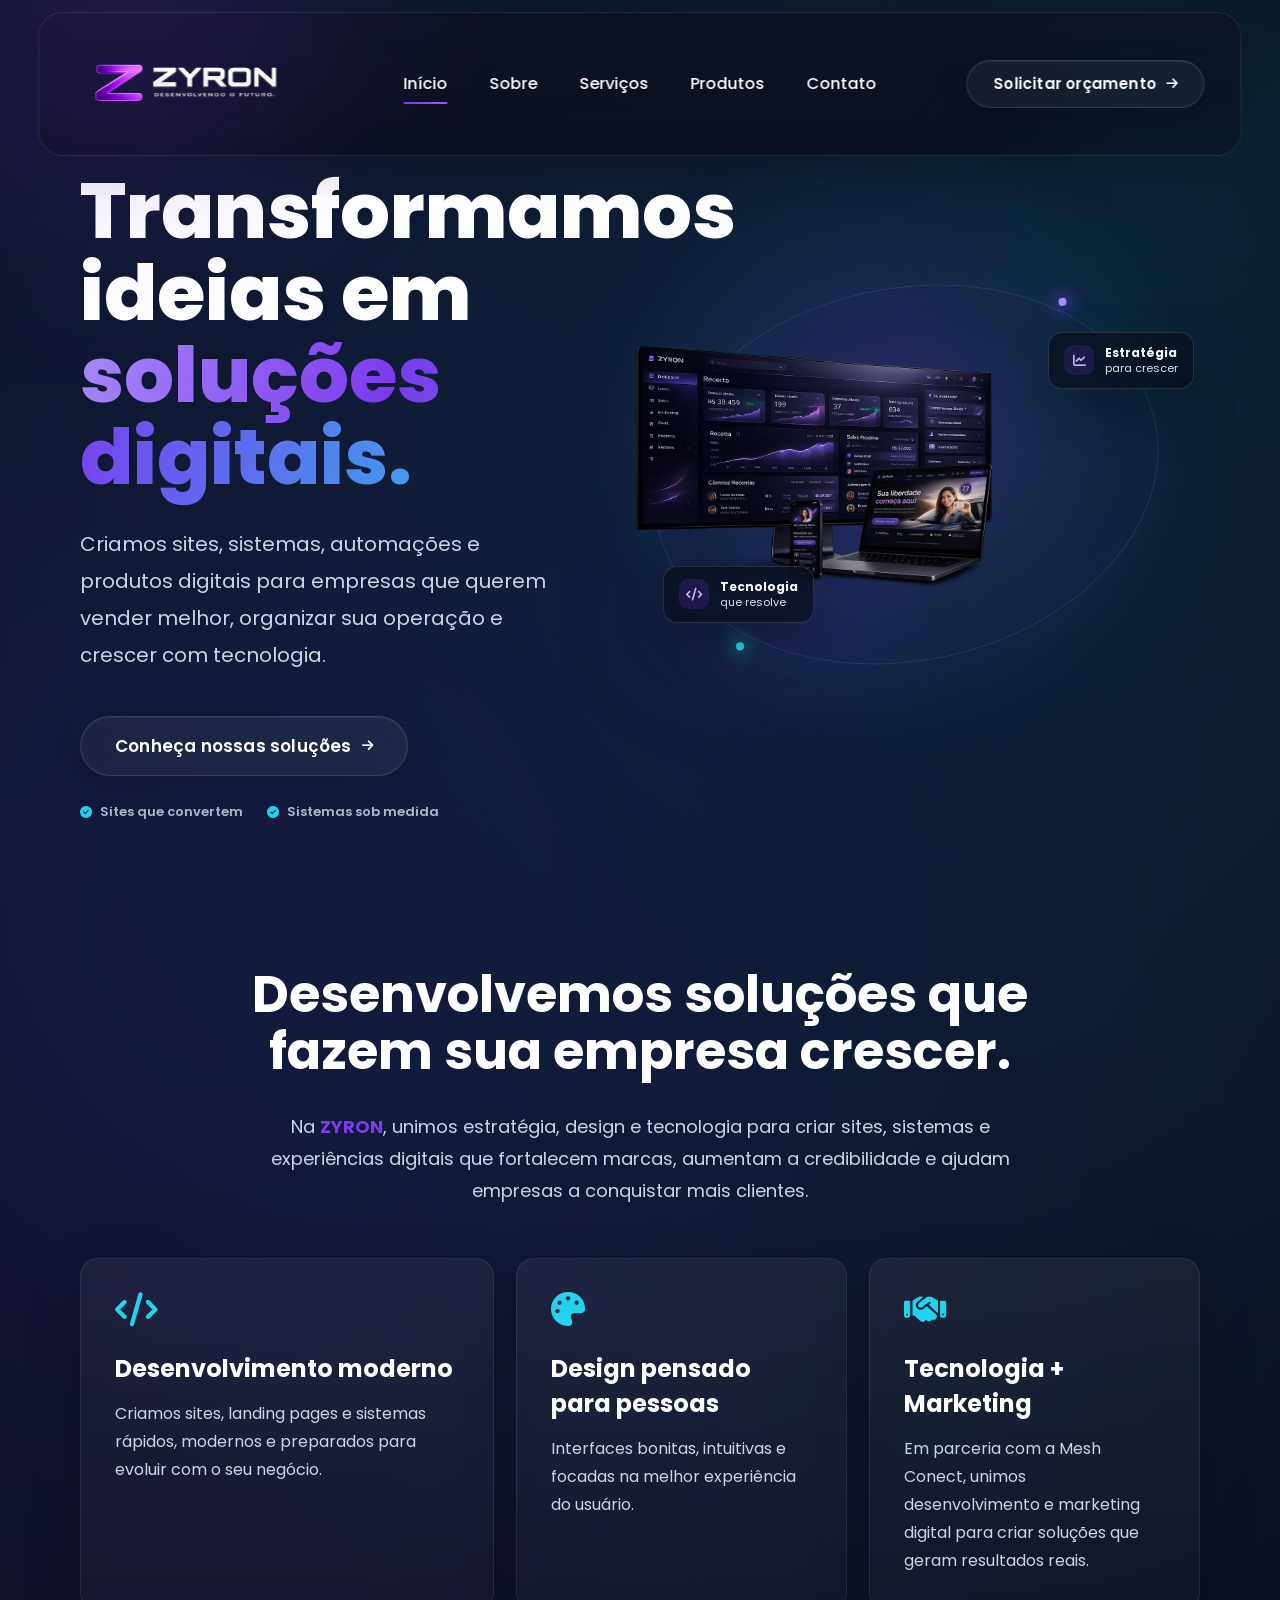
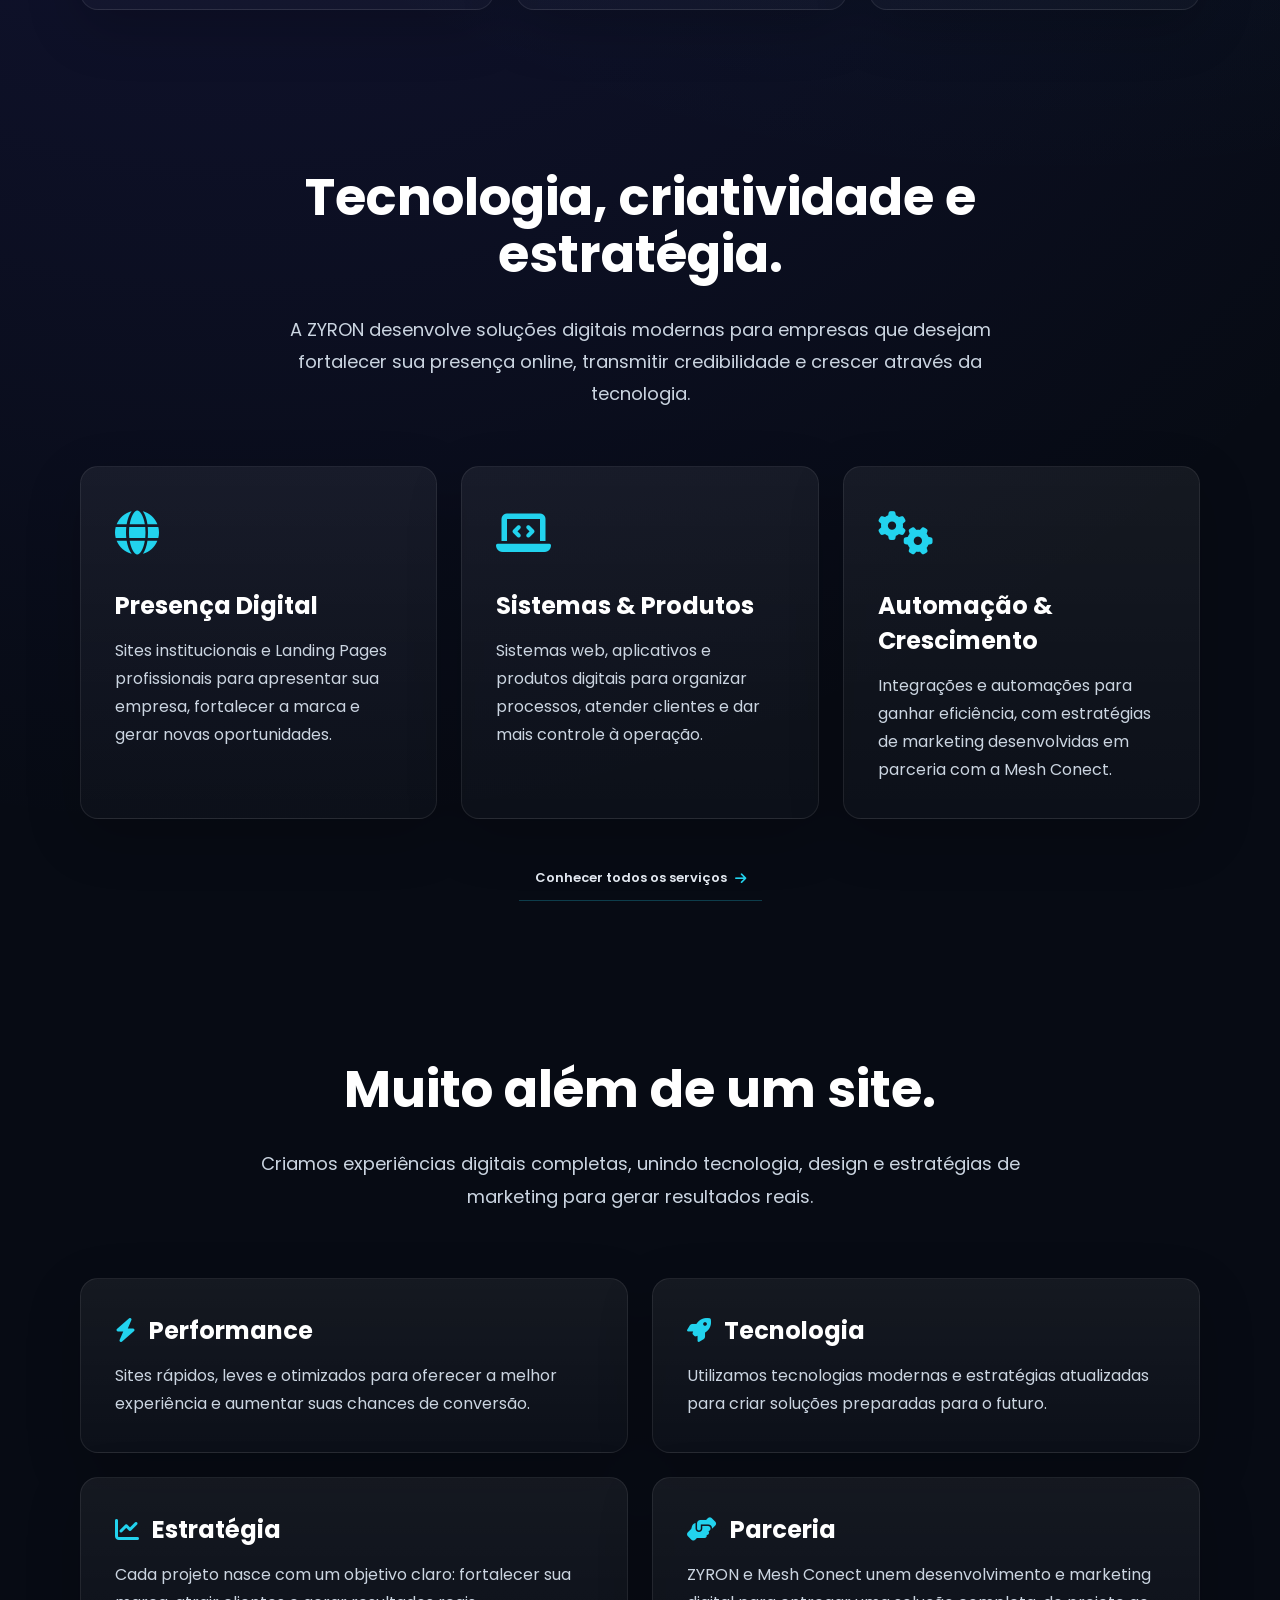
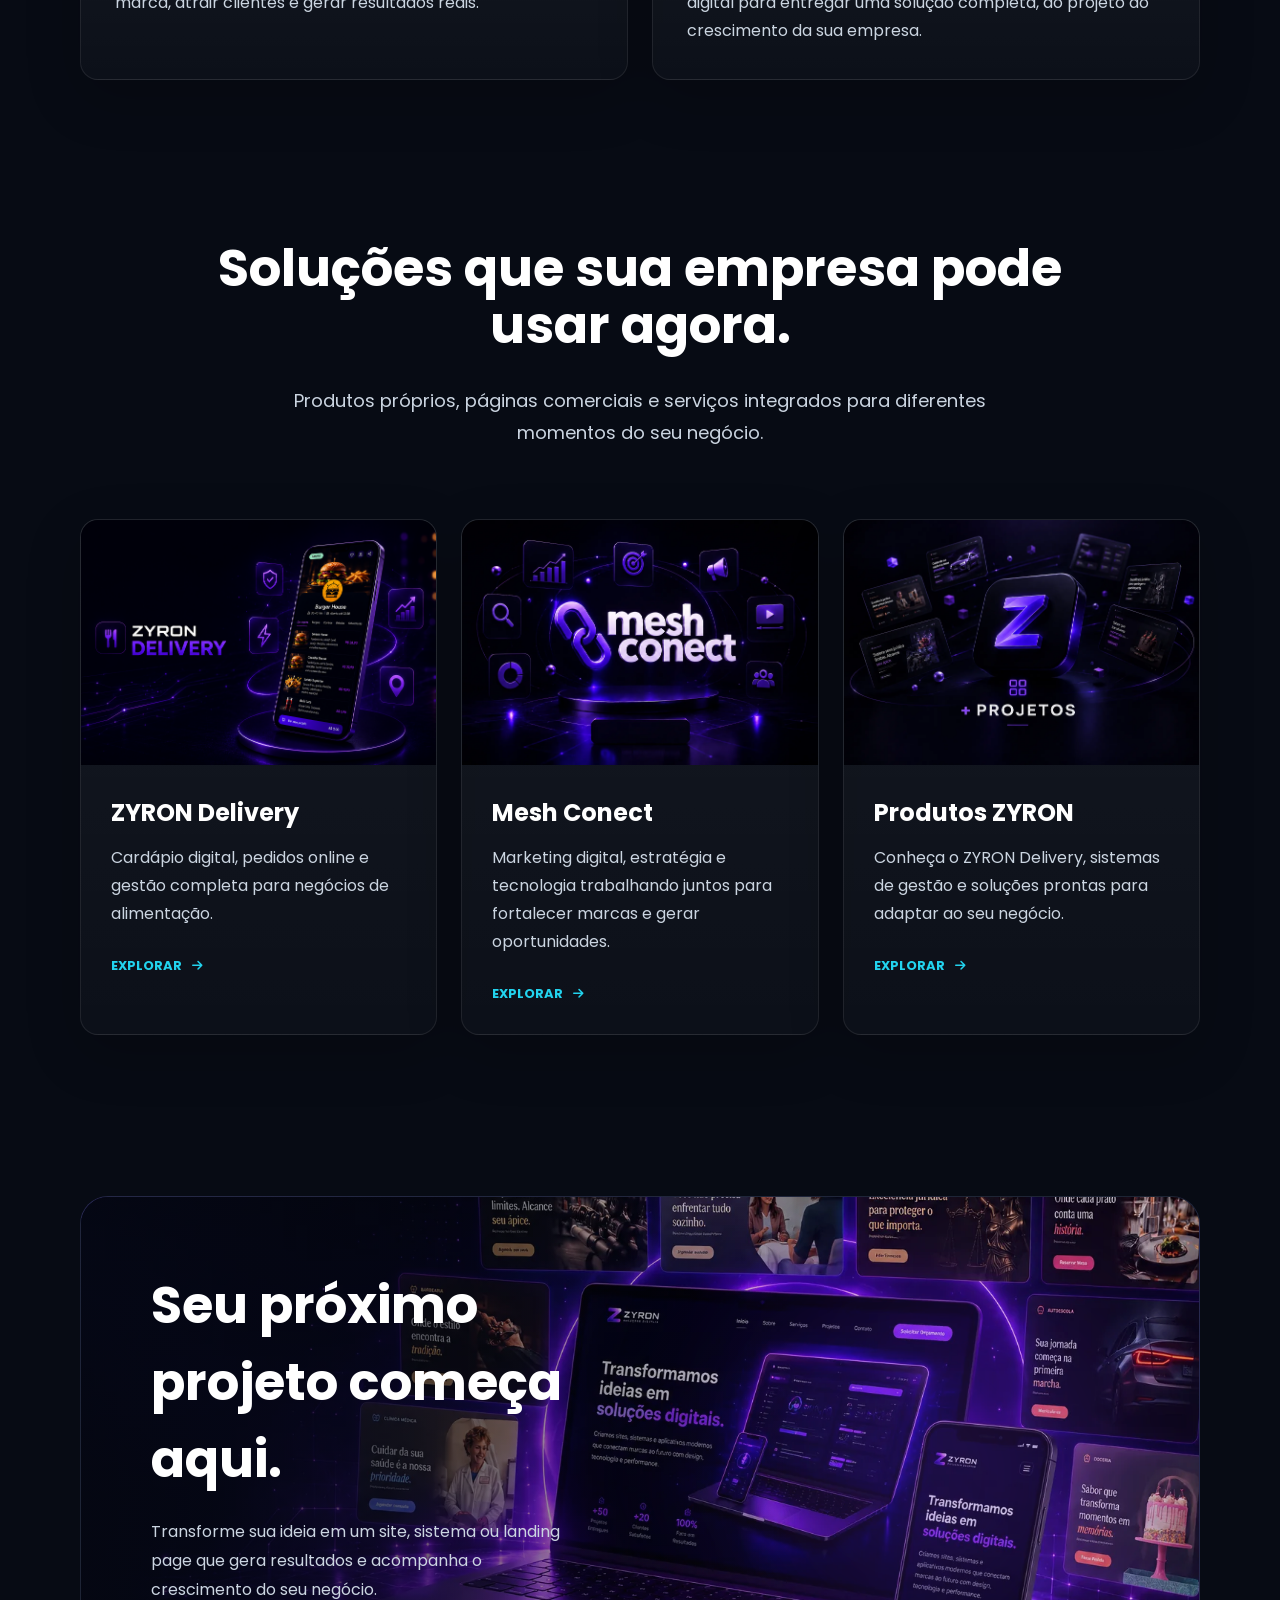
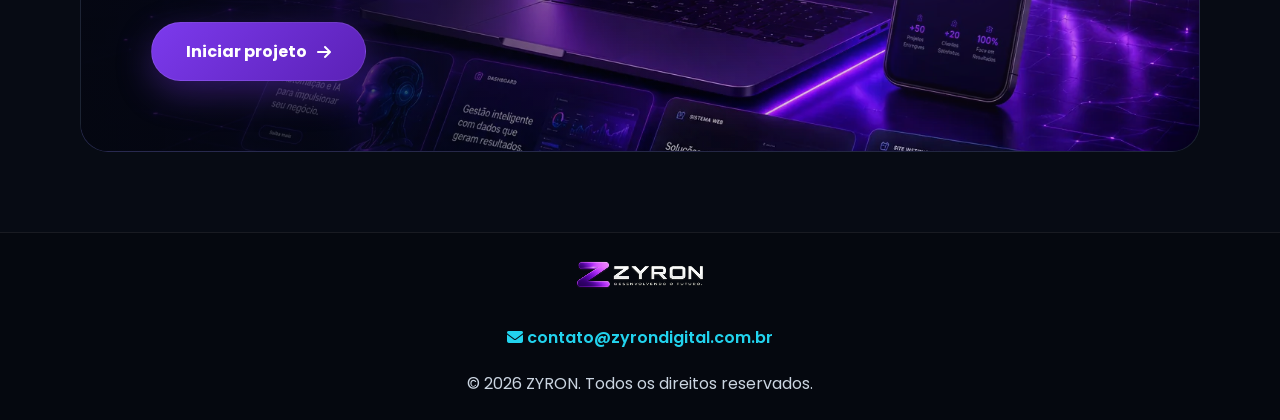
<file: index.html>
<!DOCTYPE html>
<html lang="pt-BR">
<head>
    <meta charset="UTF-8">
    <meta name="viewport" content="width=device-width, initial-scale=1.0">
    <title>ZYRON | Sites, Sistemas e Produtos Digitais</title>
    <meta name="description" content="A ZYRON desenvolve sites, sistemas e aplicativos modernos para empresas que querem crescer com tecnologia, design e performance.">
    <meta name="theme-color" content="#070B14">
    <link rel="canonical" href="https://zyrondigital.com.br/">
    <meta property="og:title" content="ZYRON | Desenvolvendo o Futuro">
    <meta property="og:description" content="Soluções digitais modernas para marcas que querem gerar autoridade, performance e novas oportunidades.">
    <meta property="og:type" content="website">
    <meta property="og:url" content="https://zyrondigital.com.br/">
    <meta property="og:image" content="https://zyrondigital.com.br/assets/hero/hero-composition.png">
    <meta name="twitter:card" content="summary_large_image">
    <link rel="preconnect" href="https://fonts.googleapis.com">
    <link rel="preconnect" href="https://fonts.gstatic.com" crossorigin>
    <link href="https://fonts.googleapis.com/css2?family=Poppins:wght@400;500;600;700;800&display=swap" rel="stylesheet">
    <link rel="stylesheet" href="https://cdnjs.cloudflare.com/ajax/libs/font-awesome/6.7.2/css/all.min.css">
    <link rel="stylesheet" href="css/style.css?v=20260723u">
    <link rel="icon" type="image/png" sizes="512x512" href="assets/logo/favicon.png?v=20260728"><link rel="apple-touch-icon" sizes="180x180" href="assets/logo/apple-touch-icon.png?v=20260728">
    <script type="application/ld+json">
    {
      "@context": "https://schema.org",
      "@type": "Organization",
      "name": "ZYRON",
      "url": "https://zyrondigital.com.br",
      "logo": "https://zyrondigital.com.br/assets/logo/logo-icon.png",
      "email": "contato@zyrondigital.com.br",
      "description": "Empresa de tecnologia especializada em sites, sistemas, produtos digitais, aplicativos e automações."
    }
    </script>
</head>
<body>
    <a class="skip-link" href="#inicio">Pular para o conteúdo</a>
    <div id="loader">
    <img src="assets/logo/logo-horizontal.png" alt="ZYRON">
</div>
    <header class="site-header" id="topo">
        <a href="index.html" class="brand" aria-label="Ir para a página inicial">
    <img src="assets/logo/logo-horizontal.png" alt="ZYRON" class="logo">
</a>

        <button class="menu-toggle" aria-label="Abrir menu" aria-expanded="false" aria-controls="menu-principal">
            <i class="fa-solid fa-bars"></i>
        </button>

      <nav class="nav-menu" id="menu-principal" aria-label="Navegação principal">
    <a href="index.html" aria-current="page">Início</a>
    <a href="sobre.html">Sobre</a>
    <a href="servicos.html">Serviços</a>
    <a href="produtos.html">Produtos</a>
    <a href="contato.html">Contato</a>
</nav>

        <a
    class="header-btn"
    href="https://wa.me/5548996538492?text=Olá%2C%20equipe%20ZYRON!%20Vim%20através%20do%20site%20e%20tenho%20interesse%20em%20desenvolver%20um%20projeto%20com%20vocês.%20Gostaria%20de%20conversar%20para%20entender%20as%20possibilidades%20e%20solicitar%20um%20orçamento."
    target="_blank"
    rel="noopener noreferrer"
>
    Solicitar orçamento
    <i class="fa-solid fa-arrow-right"></i>
</a>
    </header>

    <main>
        <section id="inicio" class="hero">
            <div class="hero-content">
                <div class="hero-text">
                   
                    <h1>Transformamos ideias em <span>soluções digitais.</span></h1>
                    <p>
                        Criamos sites, sistemas, automações e produtos digitais para empresas que querem vender melhor, organizar sua operação e crescer com tecnologia.
                    </p>
                    <div class="hero-buttons">
                        
                        <a class="header-btn hero-btn" href="servicos.html">
          Conheça nossas soluções 
    <i class="fa-solid fa-arrow-right"></i>
</a>
                    </div>
                    <div class="hero-proof" aria-label="Especialidades da ZYRON">
                        <span><i class="fa-solid fa-circle-check" aria-hidden="true"></i> Sites que convertem</span>
                        <span><i class="fa-solid fa-circle-check" aria-hidden="true"></i> Sistemas sob medida</span>
                    </div>
                </div>

              <div class="hero-image">

    <div class="hero-devices">

        <div class="hero-orbit" aria-hidden="true"></div>
        <div class="hero-float-card hero-float-card--top" aria-hidden="true">
            <i class="fa-solid fa-chart-line"></i>
            <span><strong>Estratégia</strong> para crescer</span>
        </div>
        <div class="hero-float-card hero-float-card--bottom" aria-hidden="true">
            <i class="fa-solid fa-code"></i>
            <span><strong>Tecnologia</strong> que resolve</span>
        </div>

        <img
            src="assets/optimized/hero-monitor.webp"
            alt="Sistema Web ZYRON"
            class="device-monitor">

        <img
            src="assets/optimized/hero-notebook.webp"
            alt="Landing Page ZYRON"
            class="device-notebook">

        <img
            src="assets/optimized/hero-phone.webp"
            alt="Aplicativo Mobile ZYRON"
            class="device-phone">

    </div>
      </div>

</div>
        </section>

        <section id="sobre" class="sobre reveal">
            <div class="section-heading">
                
                <h2 class="titulo">Desenvolvemos soluções que fazem sua empresa crescer.</h2>
                <p class="subtitulo">
                    Na  <span class="brand">ZYRON</span>, unimos estratégia, design e tecnologia para criar sites, sistemas e experiências digitais que fortalecem marcas, aumentam a credibilidade e ajudam empresas a conquistar mais clientes.
            </div>

           <div class="sobre-grid">

    <article class="sobre-card">
        <i class="fa-solid fa-code"></i>

        <h3>Desenvolvimento moderno</h3>

        <p>
            Criamos sites, landing pages e sistemas rápidos, modernos e preparados para evoluir com o seu negócio.
        </p>
    </article>

    <article class="sobre-card">
        <i class="fa-solid fa-palette"></i>

        <h3>Design pensado para pessoas</h3>

        <p>
           Interfaces bonitas, intuitivas e focadas na melhor experiência do usuário.
        </p>
    </article>

    <article class="sobre-card">
        <i class="fa-solid fa-handshake"></i>

        <h3>Tecnologia + Marketing</h3>

        <p>
            Em parceria com a Mesh Conect, unimos desenvolvimento e marketing digital para criar soluções que geram resultados reais.
        </p>
    </article>

</div>
        </section>

        <section id="servicos" class="servicos reveal">
            <div class="section-heading">

   

    <h2 class="titulo">
        Tecnologia, criatividade e estratégia.
    </h2>

    <p class="subtitulo">
        A ZYRON desenvolve soluções digitais modernas para empresas que desejam fortalecer sua presença online, transmitir credibilidade e crescer através da tecnologia.
    </p>

</div>

            <div class="cards services-grid">
                <article class="card"><div class="icone"><i class="fa-solid fa-globe" aria-hidden="true"></i></div><h3>Presença Digital</h3><p>Sites institucionais e Landing Pages profissionais para apresentar sua empresa, fortalecer a marca e gerar novas oportunidades.</p></article>
                <article class="card"><div class="icone"><i class="fa-solid fa-laptop-code" aria-hidden="true"></i></div><h3>Sistemas & Produtos</h3><p>Sistemas web, aplicativos e produtos digitais para organizar processos, atender clientes e dar mais controle à operação.</p></article>
                <article class="card"><div class="icone"><i class="fa-solid fa-gears" aria-hidden="true"></i></div><h3>Automação & Crescimento</h3><p>Integrações e automações para ganhar eficiência, com estratégias de marketing desenvolvidas em parceria com a Mesh Conect.</p></article>
            </div>

            <div class="section-actions">
                <a class="text-link" href="servicos.html">Conhecer todos os serviços <i class="fa-solid fa-arrow-right" aria-hidden="true"></i></a>
            </div>
        </section>

        <section id="porque" class="porque reveal">
            <div class="section-heading">
                
                <h2 class="titulo">Muito além de um site.</h2>
                <p class="subtitulo">Criamos experiências digitais completas, unindo tecnologia, design e estratégias de marketing para gerar resultados reais.</p>
            </div>

            <div class="porque-grid">
                <article class="porque-item"><h3><i class="fa-solid fa-bolt"></i> Performance</h3><p>Sites rápidos, leves e otimizados para oferecer a melhor experiência e aumentar suas chances de conversão.</p></article>
                <article class="porque-item"><h3><i class="fa-solid fa-rocket"></i> Tecnologia</h3><p>Utilizamos tecnologias modernas e estratégias atualizadas para criar soluções preparadas para o futuro.</p></article>
                <article class="porque-item"><h3><i class="fa-solid fa-chart-line"></i> Estratégia</h3><p>Cada projeto nasce com um objetivo claro: fortalecer sua marca, atrair clientes e gerar resultados reais.</p></article>
                <article class="porque-item"><h3><i class="fa-solid fa-handshake-angle"></i> Parceria</h3><p>ZYRON e Mesh Conect unem desenvolvimento e marketing digital para entregar uma solução completa, do projeto ao crescimento da sua empresa.</p></article>
            </div>
        </section>
    

     <section id="projetos" class="projetos reveal">

     <div class="section-heading">

             <h2 class="titulo">
             Soluções que sua empresa pode usar agora.
             </h2>

             <p class="subtitulo">
             Produtos próprios, páginas comerciais e serviços integrados para diferentes momentos do seu negócio.
             </p>
    </div>        
            

 <div class="portfolio-grid">

    <a href="zyron-delivery.html" class="projeto">
        <img src="assets/optimized/hero-dashboard.webp" alt="Painel administrativo do ZYRON Delivery" loading="lazy">
        <div class="projeto-info">
            <h3>ZYRON Delivery</h3>
            <p>Cardápio digital, pedidos online e gestão completa para negócios de alimentação.</p>
            <div class="projeto-link">
    <span>Explorar</span>
    <i class="fa-solid fa-arrow-right"></i>
</div>
        </div>
    </a>

    <a href="mesh-conect.html" class="projeto">
        <img src="assets/optimized/empresa-meshconect.webp" alt="Mesh Conect — marketing digital e estratégia de crescimento" loading="lazy">
        <div class="projeto-info">
            <h3>Mesh Conect</h3>
            <p>Marketing digital, estratégia e tecnologia trabalhando juntos para fortalecer marcas e gerar oportunidades.</p>
            <div class="projeto-link">
    <span>Explorar</span>
    <i class="fa-solid fa-arrow-right"></i>
</div>
        </div>
    </a>

    <a href="produtos.html" class="projeto">
        <img src="assets/optimized/empresa-todos-os-projetos.webp" alt="Produtos digitais da ZYRON" loading="lazy">
        <div class="projeto-info">
            <h3>Produtos ZYRON</h3>
            <p>Conheça o ZYRON Delivery, sistemas de gestão e soluções prontas para adaptar ao seu negócio.</p>
            <div class="projeto-link">
    <span>Explorar</span>
    <i class="fa-solid fa-arrow-right"></i>
</div>
        </div>
    </a>

</div>

</section>

<section class="cta reveal">

    <div class="cta-container">

        <div class="cta-content">

            <h2>Seu próximo projeto começa aqui.</h2>

            <p>
                Transforme sua ideia em um site, sistema ou landing page que gera resultados e acompanha o crescimento do seu negócio.
            </p>

            <a href="https://wa.me/5548996538492?text=Olá!%20Gostaria%20de%20solicitar%20um%20orçamento."
   class="btn-cta"
   target="_blank" rel="noopener noreferrer">

    Iniciar projeto
    <i class="fa-solid fa-arrow-right"></i>

</a>

        </div>

        <div class="cta-image">
            <img src="assets/optimized/cta-cta-showcase.webp" alt="Soluções digitais ZYRON" loading="lazy">
        </div>

    </div>

</section>

        
    </main>

    <a href="#inicio" class="top-button" aria-label="Voltar ao topo"><i class="fa-solid fa-arrow-up"></i></a>

<footer>

    <a href="index.html" class="footer-brand" aria-label="ZYRON — voltar à página inicial"><img src="assets/logo/1logo-horizontal.png" class="logo" alt="ZYRON" width="145" height="36"></a>

<a href="mailto:contato@zyrondigital.com.br" class="footer-email">
    <i class="fa-solid fa-envelope"></i>
    contato@zyrondigital.com.br
</a>

    <p>© 2026 ZYRON. Todos os direitos reservados.</p>

</footer>

    <script src="js/script.js?v=20260723d"></script>
</body>
</html>
</file>
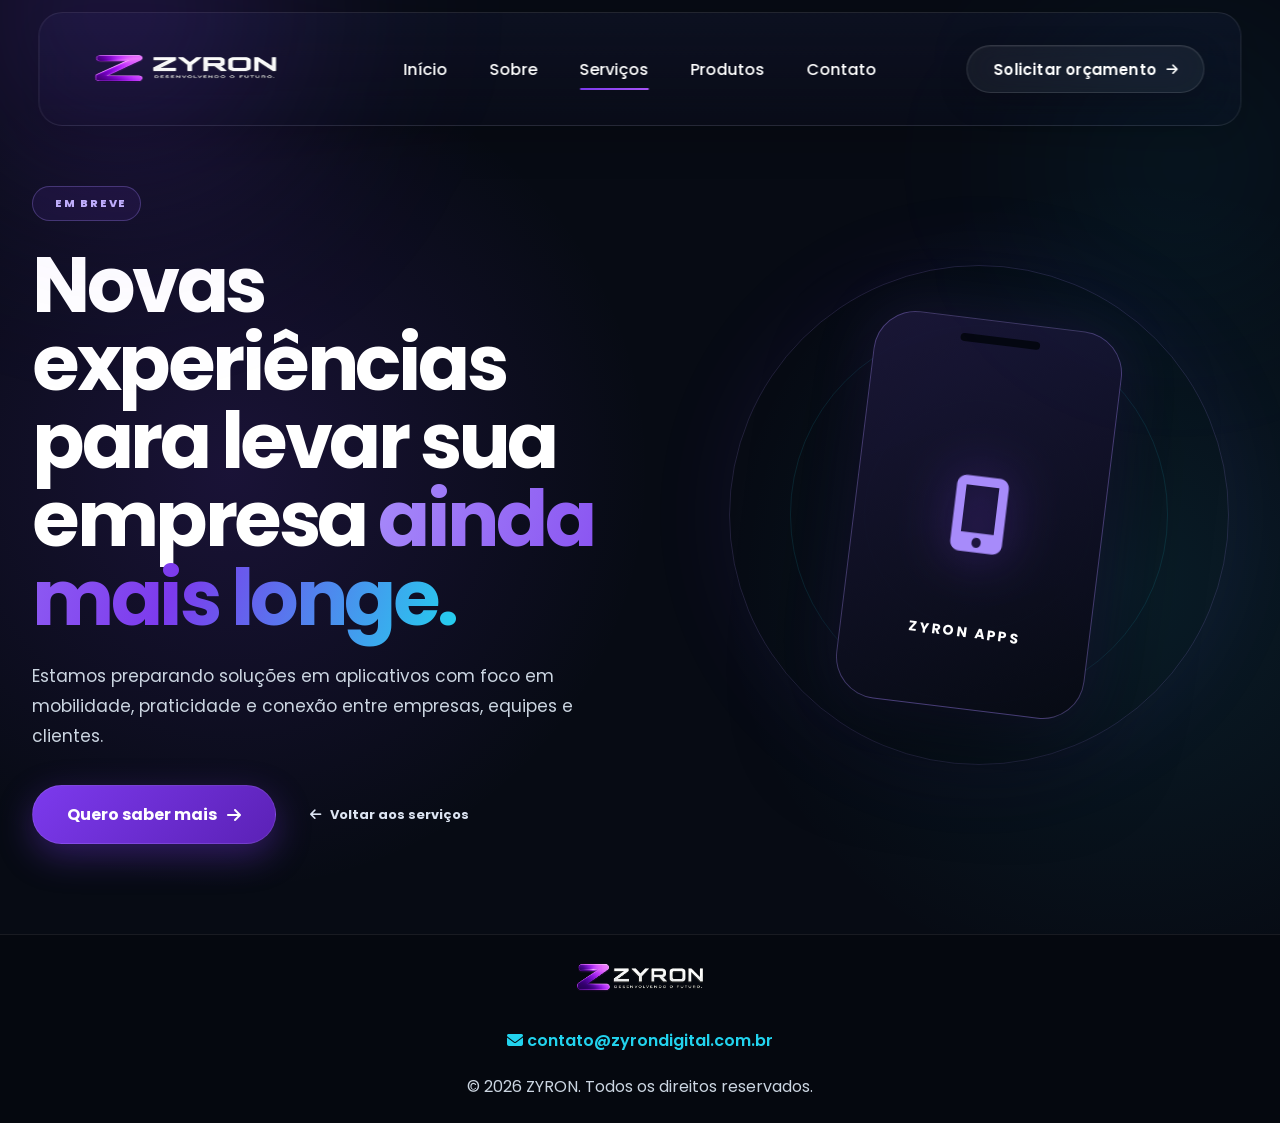
<file: aplicativos.html>
<!DOCTYPE html><html lang="pt-BR"><head>
<meta charset="UTF-8"><meta name="viewport" content="width=device-width,initial-scale=1.0">
<title>Aplicativos | Em breve na ZYRON</title><meta name="description" content="A ZYRON está preparando novas experiências em aplicativos para conectar empresas, equipes e clientes.">
<meta name="theme-color" content="#070B14"><link rel="canonical" href="https://zyrondigital.com.br/aplicativos">
<link rel="preconnect" href="https://fonts.googleapis.com"><link rel="preconnect" href="https://fonts.gstatic.com" crossorigin><link href="https://fonts.googleapis.com/css2?family=Poppins:wght@400;500;600;700;800&display=swap" rel="stylesheet"><link rel="stylesheet" href="https://cdnjs.cloudflare.com/ajax/libs/font-awesome/6.7.2/css/all.min.css"><link rel="stylesheet" href="css/style.css?v=20260728e"><link rel="icon" type="image/png" sizes="512x512" href="assets/logo/favicon.png?v=20260728"><link rel="apple-touch-icon" sizes="180x180" href="assets/logo/apple-touch-icon.png?v=20260728"></head>
<body class="coming-soon-page"><a class="skip-link" href="#conteudo">Pular para o conteúdo</a><div id="loader"><img src="assets/logo/logo-horizontal.png" alt=""></div>
<header class="site-header" id="topo"><a href="index.html" class="brand" aria-label="ZYRON — página inicial"><img src="assets/logo/logo-horizontal.png" alt="ZYRON" class="logo" width="220" height="76"></a><button class="menu-toggle" aria-label="Abrir menu" aria-expanded="false" aria-controls="menu-principal"><i class="fa-solid fa-bars" aria-hidden="true"></i></button><nav class="nav-menu" id="menu-principal" aria-label="Navegação principal"><a href="index.html">Início</a><a href="sobre.html">Sobre</a><a href="servicos.html" aria-current="page">Serviços</a><a href="produtos.html">Produtos</a><a href="contato.html">Contato</a></nav><a class="header-btn" href="https://wa.me/5548996538492?text=Olá%2C%20equipe%20ZYRON!%20Quero%20conversar%20sobre%20um%20aplicativo." target="_blank" rel="noopener noreferrer">Solicitar orçamento <i class="fa-solid fa-arrow-right"></i></a></header>
<main id="conteudo"><section class="coming-soon-hero"><div class="coming-soon-copy"><span class="coming-soon-badge"><i class="fa-solid fa-sparkles"></i> EM BREVE</span><h1>Novas experiências para levar sua empresa <span>ainda mais longe.</span></h1><p>Estamos preparando soluções em aplicativos com foco em mobilidade, praticidade e conexão entre empresas, equipes e clientes.</p><div class="coming-soon-actions"><a class="btn-cta" href="https://wa.me/5548996538492?text=Olá%2C%20equipe%20ZYRON!%20Quero%20saber%20mais%20sobre%20os%20próximos%20aplicativos." target="_blank" rel="noopener noreferrer">Quero saber mais <i class="fa-solid fa-arrow-right"></i></a><a class="coming-soon-link" href="servicos.html"><i class="fa-solid fa-arrow-left"></i> Voltar aos serviços</a></div></div><div class="coming-soon-visual" aria-hidden="true"><div class="coming-soon-orbit"></div><div class="coming-soon-device"><i class="fa-solid fa-mobile-screen-button"></i><strong>ZYRON APPS</strong></div></div></section></main>
<footer><a href="index.html" class="footer-brand" aria-label="ZYRON — voltar à página inicial"><img src="assets/logo/1logo-horizontal.png" class="logo" alt="ZYRON" width="145" height="36"></a><a href="mailto:contato@zyrondigital.com.br" class="footer-email"><i class="fa-solid fa-envelope"></i> contato@zyrondigital.com.br</a><p>© 2026 ZYRON. Todos os direitos reservados.</p></footer><script src="js/script.js?v=20260728b"></script></body></html>
</file>
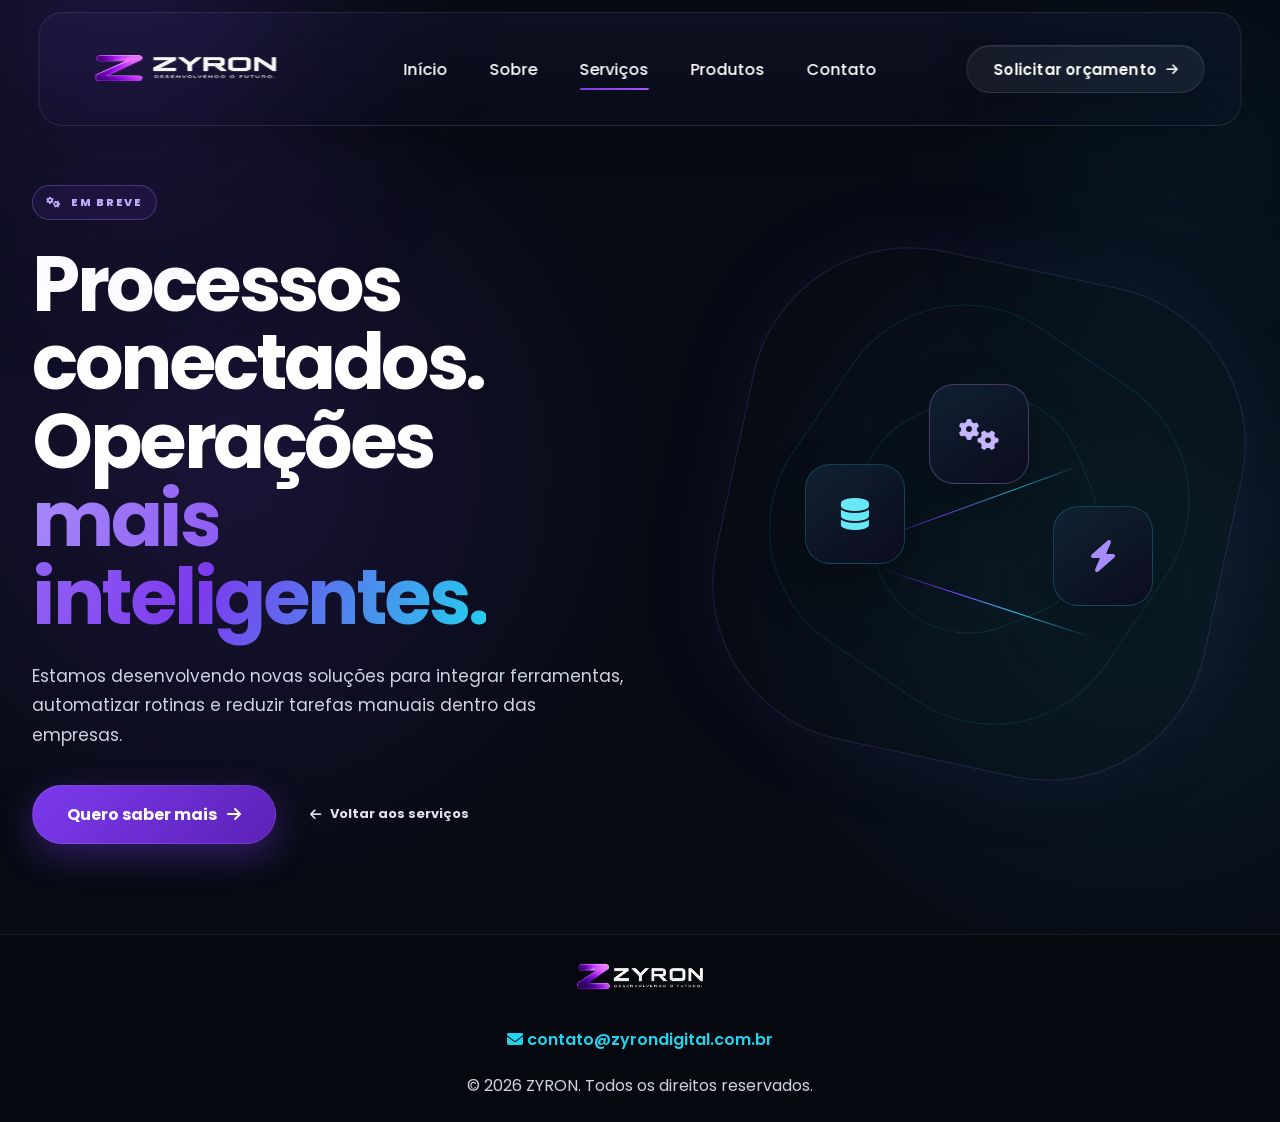
<file: automacoes-integracoes.html>
<!DOCTYPE html><html lang="pt-BR"><head>
<meta charset="UTF-8"><meta name="viewport" content="width=device-width,initial-scale=1.0">
<title>Automações e integrações | Em breve na ZYRON</title><meta name="description" content="A ZYRON está preparando soluções de automação e integração para tornar operações mais conectadas e eficientes.">
<meta name="theme-color" content="#070B14"><link rel="canonical" href="https://zyrondigital.com.br/automacoes-integracoes">
<link rel="preconnect" href="https://fonts.googleapis.com"><link rel="preconnect" href="https://fonts.gstatic.com" crossorigin><link href="https://fonts.googleapis.com/css2?family=Poppins:wght@400;500;600;700;800&display=swap" rel="stylesheet"><link rel="stylesheet" href="https://cdnjs.cloudflare.com/ajax/libs/font-awesome/6.7.2/css/all.min.css"><link rel="stylesheet" href="css/style.css?v=20260728e"><link rel="icon" type="image/png" sizes="512x512" href="assets/logo/favicon.png?v=20260728"><link rel="apple-touch-icon" sizes="180x180" href="assets/logo/apple-touch-icon.png?v=20260728"></head>
<body class="coming-soon-page"><a class="skip-link" href="#conteudo">Pular para o conteúdo</a><div id="loader"><img src="assets/logo/logo-horizontal.png" alt=""></div>
<header class="site-header" id="topo"><a href="index.html" class="brand" aria-label="ZYRON — página inicial"><img src="assets/logo/logo-horizontal.png" alt="ZYRON" class="logo" width="220" height="76"></a><button class="menu-toggle" aria-label="Abrir menu" aria-expanded="false" aria-controls="menu-principal"><i class="fa-solid fa-bars" aria-hidden="true"></i></button><nav class="nav-menu" id="menu-principal" aria-label="Navegação principal"><a href="index.html">Início</a><a href="sobre.html">Sobre</a><a href="servicos.html" aria-current="page">Serviços</a><a href="produtos.html">Produtos</a><a href="contato.html">Contato</a></nav><a class="header-btn" href="https://wa.me/5548996538492?text=Olá%2C%20equipe%20ZYRON!%20Quero%20conversar%20sobre%20automação%20e%20integrações." target="_blank" rel="noopener noreferrer">Solicitar orçamento <i class="fa-solid fa-arrow-right"></i></a></header>
<main id="conteudo"><section class="coming-soon-hero coming-soon-hero--automation"><div class="coming-soon-copy"><span class="coming-soon-badge"><i class="fa-solid fa-gears"></i> EM BREVE</span><h1>Processos conectados. Operações <span>mais inteligentes.</span></h1><p>Estamos desenvolvendo novas soluções para integrar ferramentas, automatizar rotinas e reduzir tarefas manuais dentro das empresas.</p><div class="coming-soon-actions"><a class="btn-cta" href="https://wa.me/5548996538492?text=Olá%2C%20equipe%20ZYRON!%20Quero%20saber%20mais%20sobre%20automações%20e%20integrações." target="_blank" rel="noopener noreferrer">Quero saber mais <i class="fa-solid fa-arrow-right"></i></a><a class="coming-soon-link" href="servicos.html"><i class="fa-solid fa-arrow-left"></i> Voltar aos serviços</a></div></div><div class="coming-soon-visual" aria-hidden="true"><div class="coming-soon-orbit"></div><div class="coming-soon-automation"><span class="coming-soon-node"><i class="fa-solid fa-database"></i></span><span class="coming-soon-node"><i class="fa-solid fa-gears"></i></span><span class="coming-soon-node"><i class="fa-solid fa-bolt"></i></span></div></div></section></main>
<footer><a href="index.html" class="footer-brand" aria-label="ZYRON — voltar à página inicial"><img src="assets/logo/1logo-horizontal.png" class="logo" alt="ZYRON" width="145" height="36"></a><a href="mailto:contato@zyrondigital.com.br" class="footer-email"><i class="fa-solid fa-envelope"></i> contato@zyrondigital.com.br</a><p>© 2026 ZYRON. Todos os direitos reservados.</p></footer><script src="js/script.js?v=20260728b"></script></body></html>
</file>
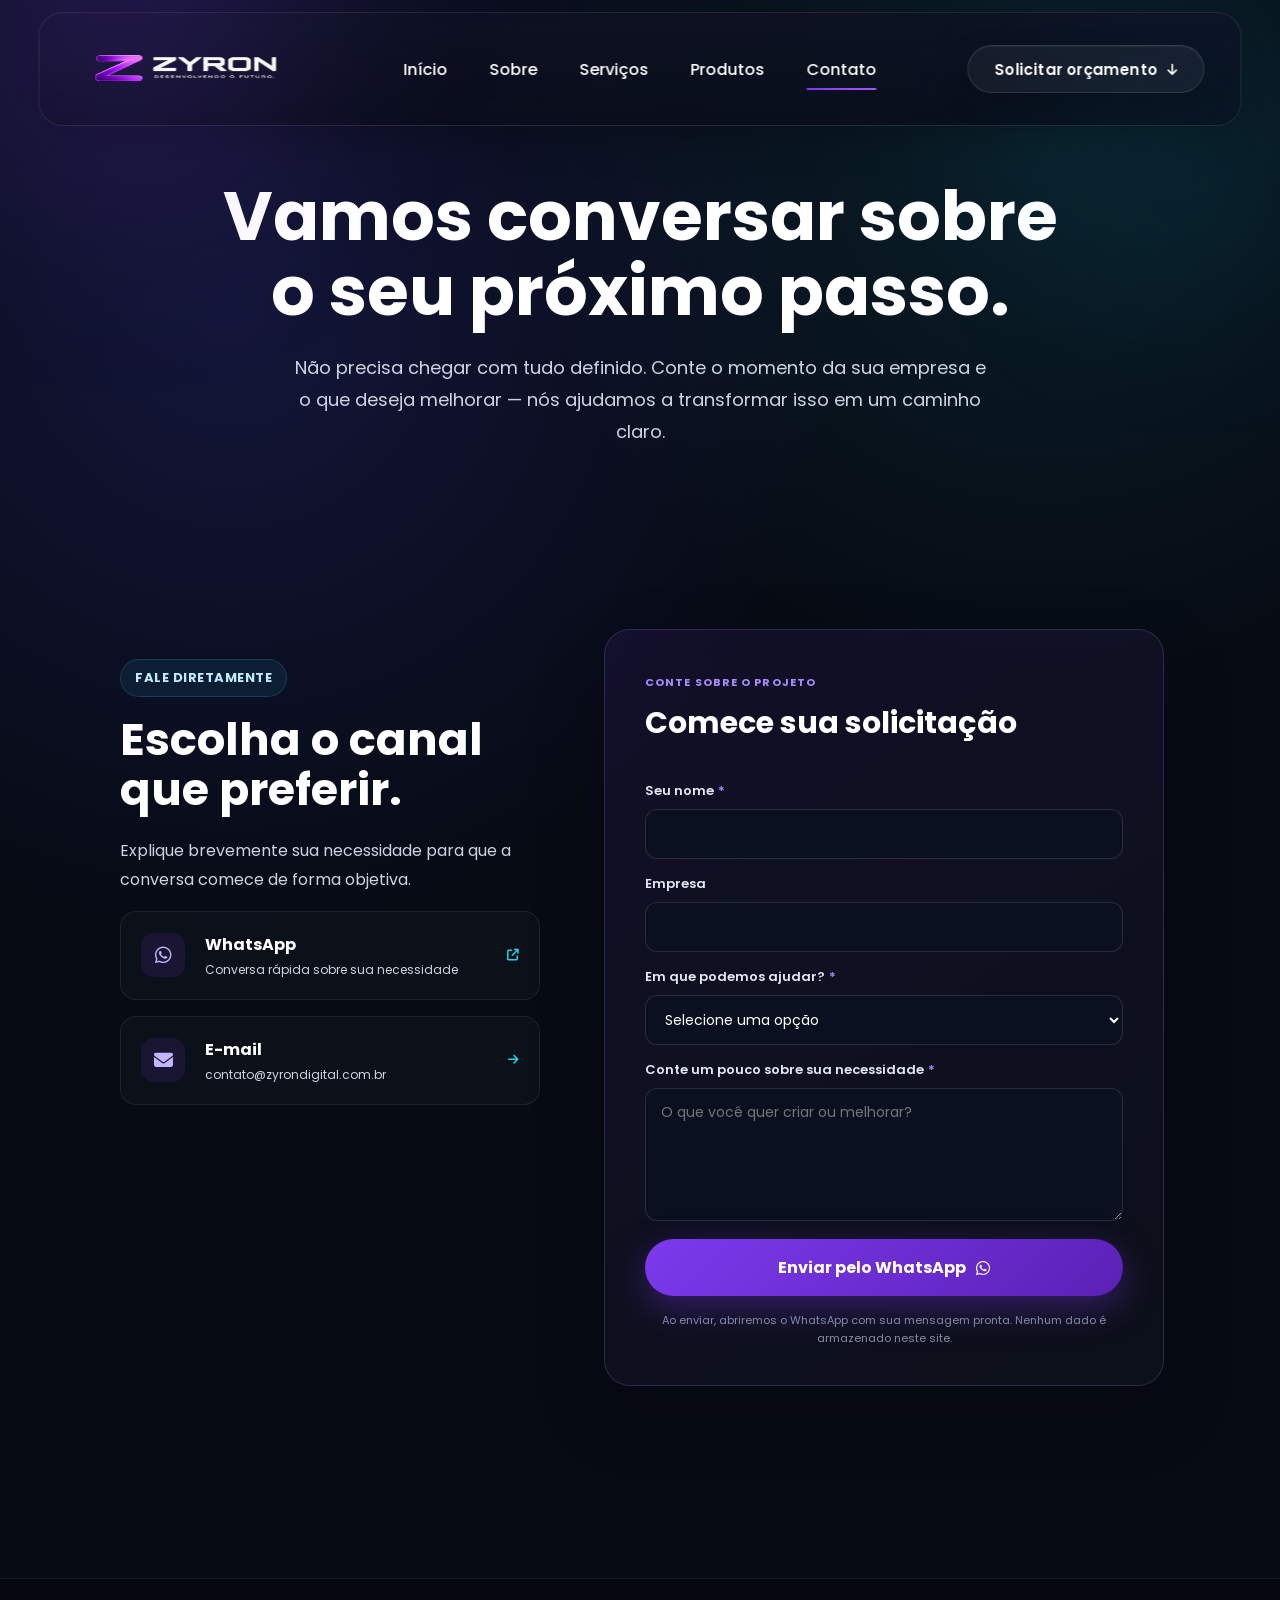
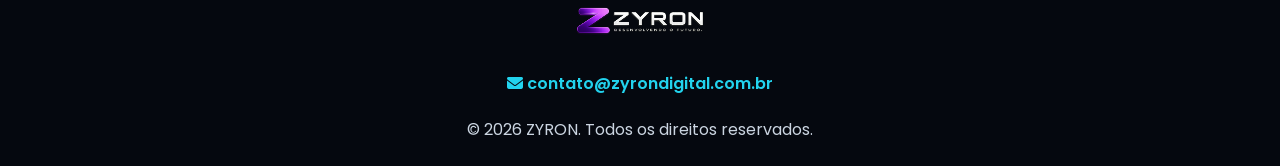
<file: contato.html>
<!DOCTYPE html>
<html lang="pt-BR">
<head>
    <meta charset="UTF-8">
    <meta name="viewport" content="width=device-width, initial-scale=1.0">
    <title>Contato e Orçamento | ZYRON</title>
    <meta name="description" content="Fale com a ZYRON sobre sites, sistemas, produtos digitais, automações e soluções para sua empresa.">
    <meta name="theme-color" content="#070B14">
    <link rel="canonical" href="https://zyrondigital.com.br/contato">
    <meta property="og:title" content="Contato e Orçamento | ZYRON">
    <meta property="og:description" content="Conte sua ideia ou necessidade e encontre a solução digital adequada para sua empresa.">
    <meta property="og:type" content="website">
    <meta property="og:url" content="https://zyrondigital.com.br/contato">
    <meta property="og:image" content="https://zyrondigital.com.br/assets/cta/cta-showcase.png">
    <meta name="twitter:card" content="summary_large_image">
    <link rel="preconnect" href="https://fonts.googleapis.com">
    <link rel="preconnect" href="https://fonts.gstatic.com" crossorigin>
    <link href="https://fonts.googleapis.com/css2?family=Poppins:wght@400;500;600;700;800&display=swap" rel="stylesheet">
    <link rel="stylesheet" href="https://cdnjs.cloudflare.com/ajax/libs/font-awesome/6.7.2/css/all.min.css">
    <link rel="stylesheet" href="css/style.css?v=20260723u">
    <link rel="icon" type="image/png" sizes="512x512" href="assets/logo/favicon.png?v=20260728"><link rel="apple-touch-icon" sizes="180x180" href="assets/logo/apple-touch-icon.png?v=20260728">
</head>
<body>
    <a class="skip-link" href="#conteudo">Pular para o conteúdo</a>
    <div id="loader"><img src="assets/logo/logo-horizontal.png" alt=""></div>
    <header class="site-header" id="topo">
        <a href="index.html" class="brand" aria-label="ZYRON — página inicial"><img src="assets/logo/logo-horizontal.png" alt="ZYRON" class="logo" width="220" height="76"></a>
        <button class="menu-toggle" aria-label="Abrir menu" aria-expanded="false" aria-controls="menu-principal"><i class="fa-solid fa-bars" aria-hidden="true"></i></button>
        <nav class="nav-menu" id="menu-principal" aria-label="Navegação principal"><a href="index.html">Início</a><a href="sobre.html">Sobre</a><a href="servicos.html">Serviços</a><a href="produtos.html">Produtos</a><a href="contato.html" aria-current="page">Contato</a></nav>
        <a class="header-btn" href="#formulario">Solicitar orçamento <i class="fa-solid fa-arrow-down" aria-hidden="true"></i></a>
    </header>
    <main id="conteudo">
        <section class="internal-hero contact-hero"><div class="container"><h1>Vamos conversar sobre o seu próximo passo.</h1><p>Não precisa chegar com tudo definido. Conte o momento da sua empresa e o que deseja melhorar — nós ajudamos a transformar isso em um caminho claro.</p></div></section>
        <section class="contact-section reveal" id="formulario">
            <div class="contact-options">
                <span class="section-tag">FALE DIRETAMENTE</span><h2>Escolha o canal que preferir.</h2><p>Explique brevemente sua necessidade para que a conversa comece de forma objetiva.</p>
                <a class="contact-option" href="https://wa.me/5548996538492?text=Olá%2C%20equipe%20ZYRON!%20Vim%20pelo%20site%20e%20quero%20conversar%20sobre%20uma%20solução%20digital%20para%20minha%20empresa." target="_blank" rel="noopener noreferrer"><i class="fa-brands fa-whatsapp" aria-hidden="true"></i><span><strong>WhatsApp</strong><small>Conversa rápida sobre sua necessidade</small></span><i class="fa-solid fa-arrow-up-right-from-square" aria-hidden="true"></i></a>
                <a class="contact-option" href="mailto:contato@zyrondigital.com.br?subject=Novo projeto com a ZYRON"><i class="fa-solid fa-envelope" aria-hidden="true"></i><span><strong>E-mail</strong><small>contato@zyrondigital.com.br</small></span><i class="fa-solid fa-arrow-right" aria-hidden="true"></i></a>
            </div>
            <form class="contact-form contact-form--sales" id="contactForm">
                <div class="form-heading"><span>CONTE SOBRE O PROJETO</span><h2>Comece sua solicitação</h2></div>
                <div class="form-row"><label for="nome">Seu nome <span aria-hidden="true">*</span></label><input id="nome" name="nome" autocomplete="name" required></div>
                <div class="form-row"><label for="empresa">Empresa</label><input id="empresa" name="empresa" autocomplete="organization"></div>
                <div class="form-row"><label for="tipo">Em que podemos ajudar? <span aria-hidden="true">*</span></label><select id="tipo" name="tipo" required><option value="" selected disabled>Selecione uma opção</option><option>ZYRON Delivery</option><option>Sistema de gestão</option><option>Site institucional</option><option>Landing Page</option><option>Aplicativo</option><option>Automação ou integração</option><option>Mesh Conect — Marketing digital</option><option>Outro projeto</option></select></div>
                <div class="form-row"><label for="mensagem">Conte um pouco sobre sua necessidade <span aria-hidden="true">*</span></label><textarea id="mensagem" name="mensagem" rows="5" required placeholder="O que você quer criar ou melhorar?"></textarea></div>
                <button class="btn-cta" type="submit">Enviar pelo WhatsApp <i class="fa-brands fa-whatsapp" aria-hidden="true"></i></button>
                <p class="form-note">Ao enviar, abriremos o WhatsApp com sua mensagem pronta. Nenhum dado é armazenado neste site.</p>
            </form>
        </section>
    </main>
    <a href="#topo" class="top-button" aria-label="Voltar ao topo"><i class="fa-solid fa-arrow-up" aria-hidden="true"></i></a>
    <footer><a href="index.html" class="footer-brand" aria-label="ZYRON — voltar à página inicial"><img src="assets/logo/1logo-horizontal.png" class="logo" alt="ZYRON" width="145" height="36" loading="lazy"></a><a href="mailto:contato@zyrondigital.com.br" class="footer-email"><i class="fa-solid fa-envelope" aria-hidden="true"></i> contato@zyrondigital.com.br</a><p>© 2026 ZYRON. Todos os direitos reservados.</p></footer>
    <script src="js/script.js?v=20260723d"></script>
</body>
</html>
</file>
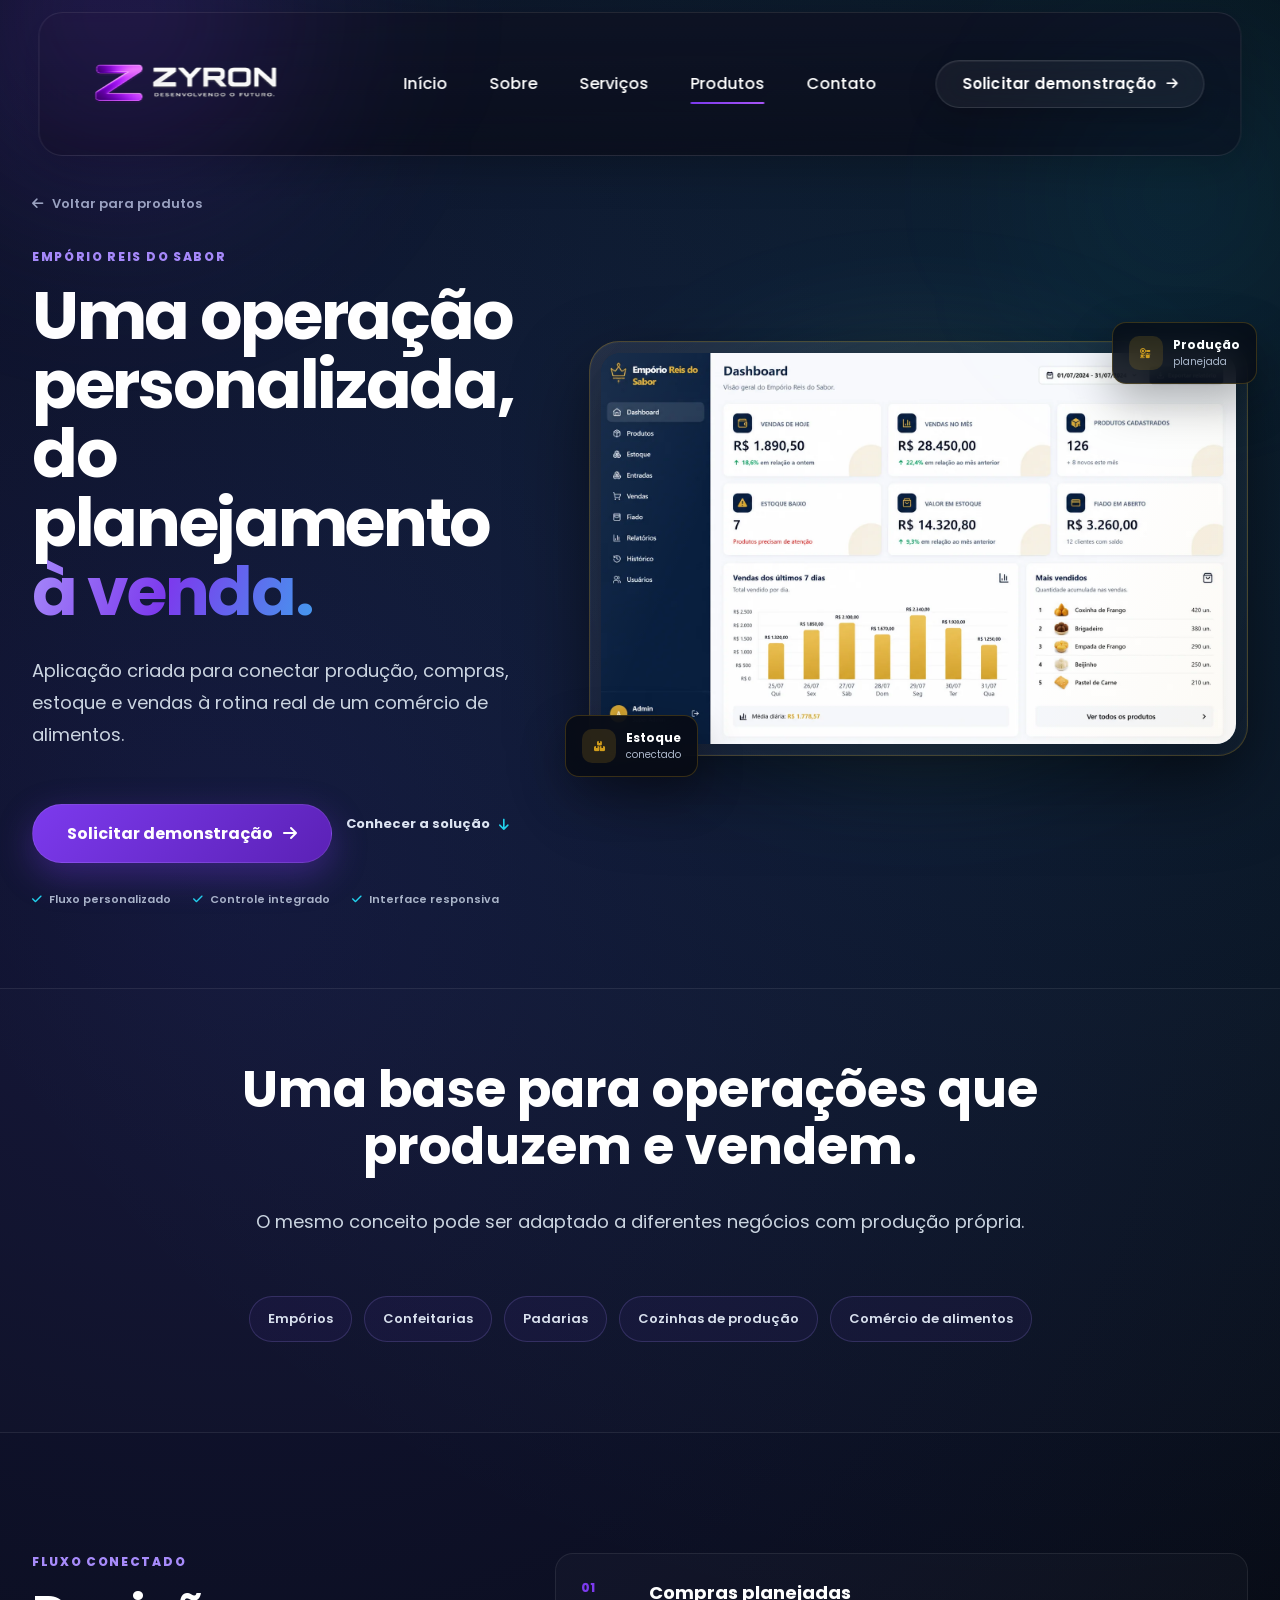
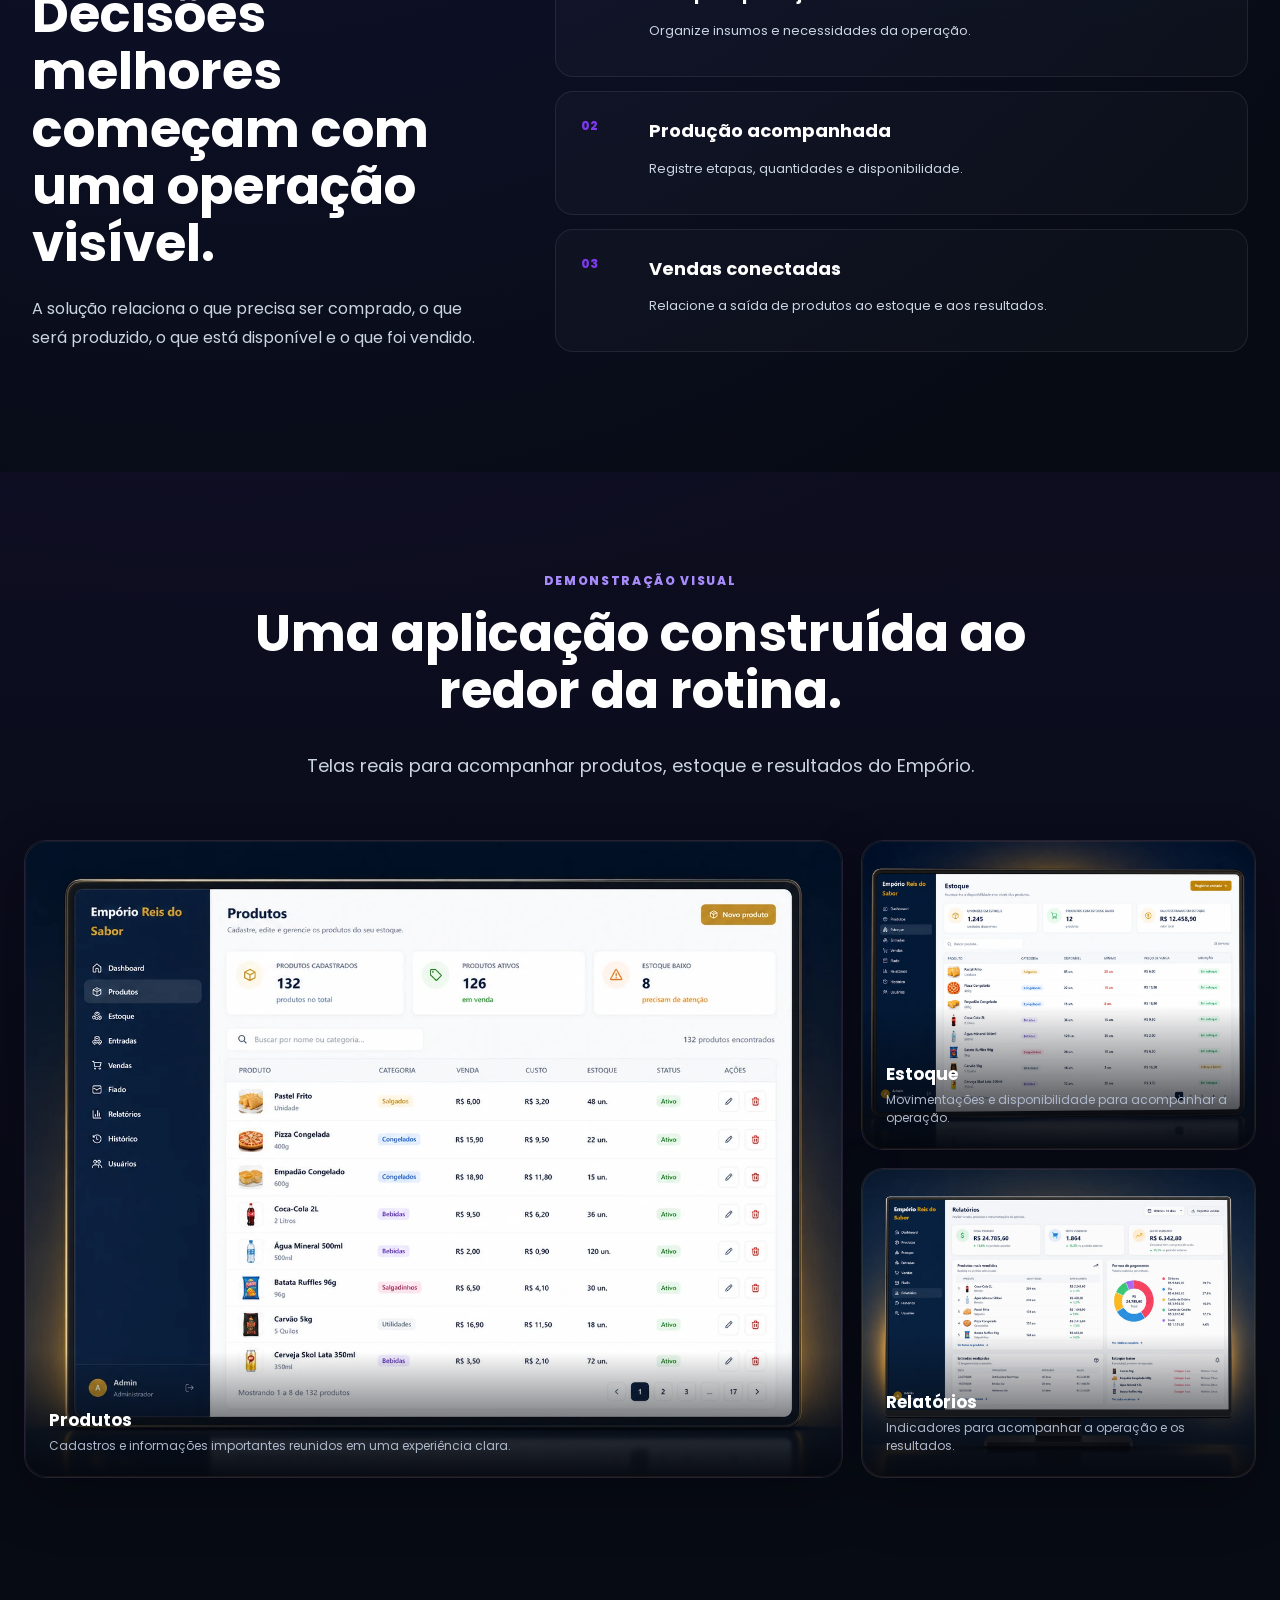
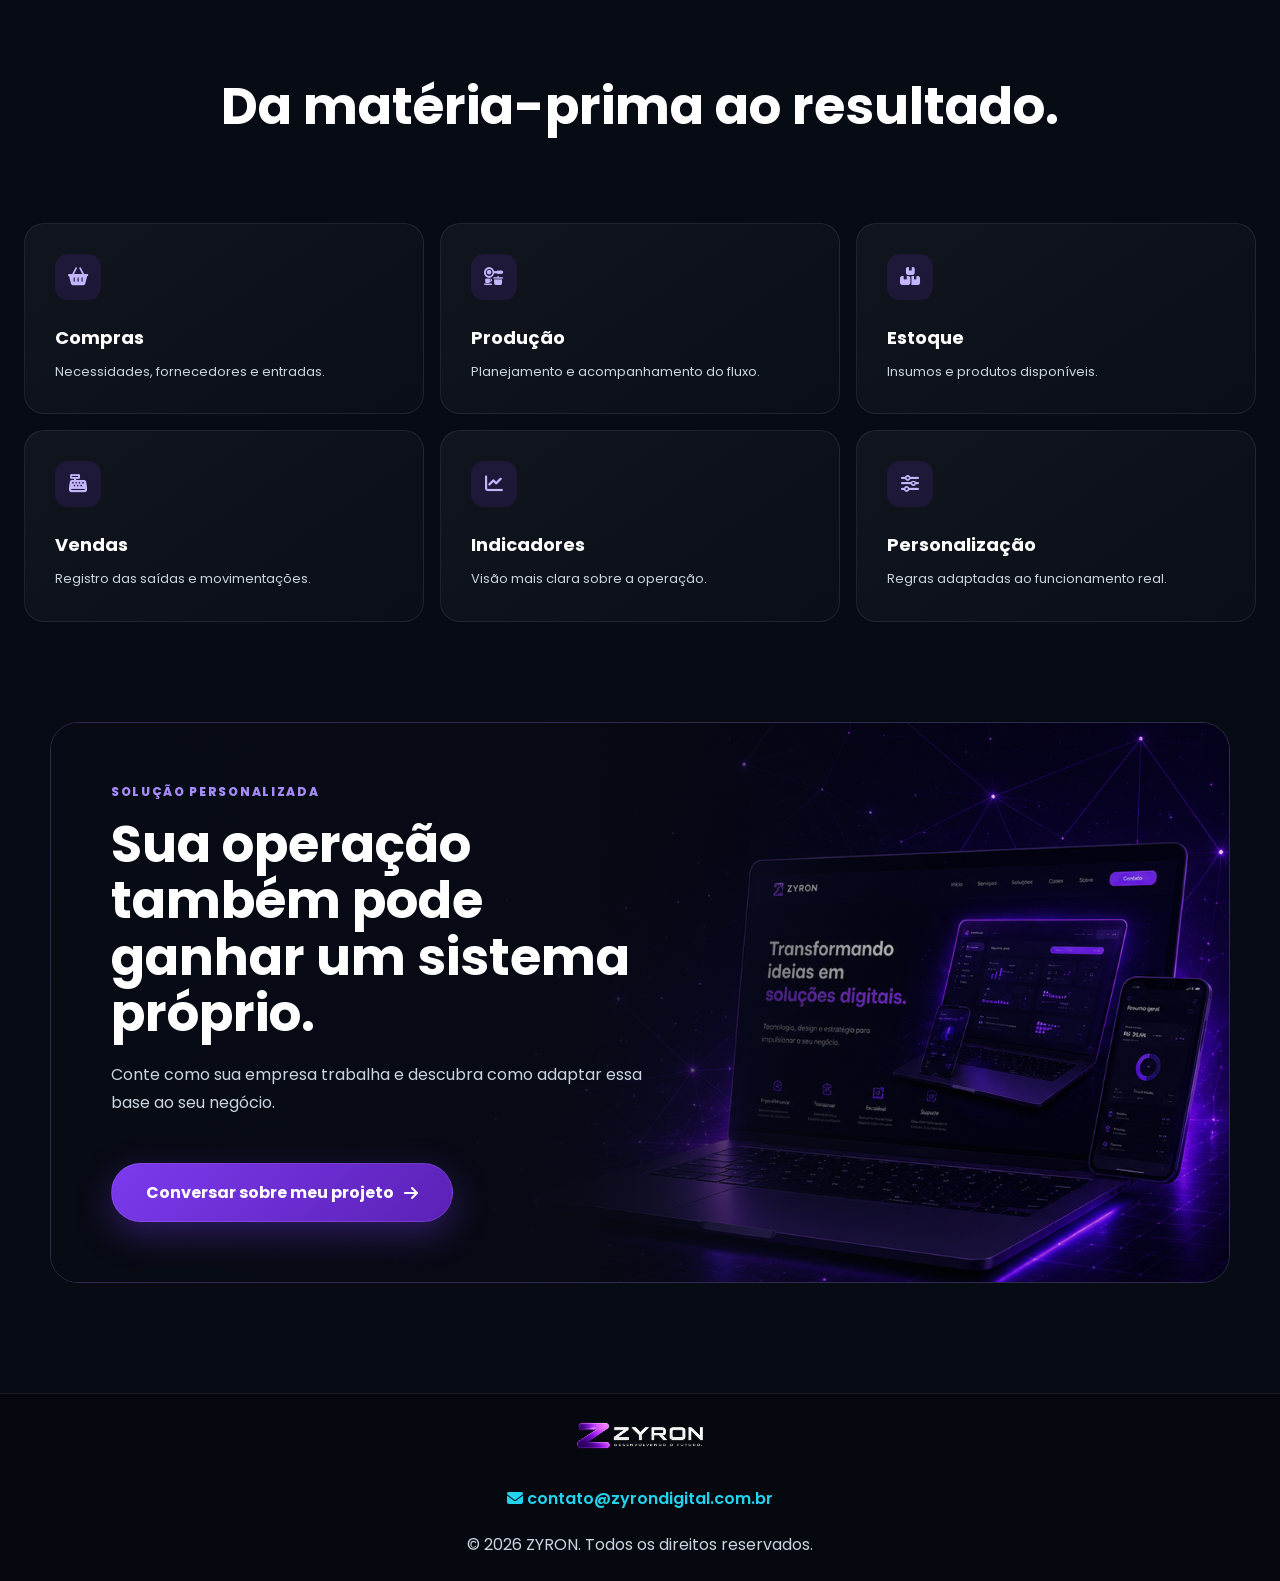
<file: emporio-reis-do-sabor.html>
<!DOCTYPE html><html lang="pt-BR"><head><meta charset="UTF-8"><meta name="viewport" content="width=device-width,initial-scale=1.0"><title>Empório Reis do Sabor | Gestão Personalizada pela ZYRON</title><meta name="description" content="Solução personalizada para organizar produção, compras, estoque e vendas no Empório Reis do Sabor."><meta name="theme-color" content="#070B14"><link rel="canonical" href="https://zyrondigital.com.br/emporio-reis-do-sabor"><meta property="og:title" content="Empório Reis do Sabor | Operação personalizada"><meta property="og:description" content="Gestão desenvolvida para acompanhar produção, compras, estoque e vendas."><meta property="og:type" content="website"><meta property="og:image" content="https://zyrondigital.com.br/assets/Screenshot/emporio-dashboard.webp"><meta name="twitter:card" content="summary_large_image"><link rel="preconnect" href="https://fonts.googleapis.com"><link rel="preconnect" href="https://fonts.gstatic.com" crossorigin><link href="https://fonts.googleapis.com/css2?family=Poppins:wght@400;500;600;700;800&display=swap" rel="stylesheet"><link rel="stylesheet" href="https://cdnjs.cloudflare.com/ajax/libs/font-awesome/6.7.2/css/all.min.css"><link rel="stylesheet" href="css/style.css?v=20260723u"><link rel="icon" type="image/png" sizes="512x512" href="assets/logo/favicon.png?v=20260728"><link rel="apple-touch-icon" sizes="180x180" href="assets/logo/apple-touch-icon.png?v=20260728"></head>
<body><a class="skip-link" href="#conteudo">Pular para o conteúdo</a><div id="loader"><img src="assets/logo/logo-horizontal.png" alt=""></div><header class="site-header" id="topo"><a href="index.html" class="brand"><img src="assets/logo/logo-horizontal.png" alt="ZYRON" class="logo"></a><button class="menu-toggle" aria-label="Abrir menu" aria-expanded="false" aria-controls="menu-principal"><i class="fa-solid fa-bars"></i></button><nav class="nav-menu" id="menu-principal" aria-label="Navegação principal"><a href="index.html">Início</a><a href="sobre.html">Sobre</a><a href="servicos.html">Serviços</a><a href="produtos.html" aria-current="page">Produtos</a><a href="contato.html">Contato</a></nav><a class="header-btn" href="https://wa.me/5548996538492?text=Olá!%20Quero%20conhecer%20a%20solução%20do%20Empório%20Reis%20do%20Sabor." target="_blank" rel="noopener noreferrer">Solicitar demonstração <i class="fa-solid fa-arrow-right"></i></a></header>
<main id="conteudo"><section class="delivery-hero delivery-hero--emporio"><div class="delivery-hero__content"><a class="delivery-back" href="produtos.html"><i class="fa-solid fa-arrow-left"></i> Voltar para produtos</a><p class="delivery-kicker">EMPÓRIO REIS DO SABOR</p><h1>Uma operação personalizada, do planejamento <span>à venda.</span></h1><p class="delivery-lead">Aplicação criada para conectar produção, compras, estoque e vendas à rotina real de um comércio de alimentos.</p><div class="delivery-actions"><a class="btn-cta" href="https://wa.me/5548996538492?text=Olá!%20Quero%20uma%20demonstração%20da%20solução%20Empório%20Reis%20do%20Sabor." target="_blank" rel="noopener noreferrer">Solicitar demonstração <i class="fa-solid fa-arrow-right"></i></a><a class="delivery-link" href="#demonstracao">Conhecer a solução <i class="fa-solid fa-arrow-down"></i></a></div><div class="delivery-trust"><span><i class="fa-solid fa-check"></i> Fluxo personalizado</span><span><i class="fa-solid fa-check"></i> Controle integrado</span><span><i class="fa-solid fa-check"></i> Interface responsiva</span></div></div><div class="delivery-hero__visual delivery-hero__visual--fill delivery-hero__visual--polished"><div class="delivery-glow"></div><img src="assets/Screenshot/emporio-dashboard.webp" alt="Dashboard do Empório Reis do Sabor"><span class="delivery-metric delivery-metric--one"><i class="fa-solid fa-kitchen-set"></i><strong>Produção</strong> planejada</span><span class="delivery-metric delivery-metric--two"><i class="fa-solid fa-boxes-stacked"></i><strong>Estoque</strong> conectado</span></div></section>
<section class="delivery-audience reveal"><div class="section-heading"><h2 class="titulo">Uma base para operações que produzem e vendem.</h2><p class="subtitulo">O mesmo conceito pode ser adaptado a diferentes negócios com produção própria.</p></div><div class="audience-list"><span>Empórios</span><span>Confeitarias</span><span>Padarias</span><span>Cozinhas de produção</span><span>Comércio de alimentos</span></div></section>
<section class="delivery-problems reveal"><div class="delivery-problems__intro"><p class="delivery-kicker">FLUXO CONECTADO</p><h2>Decisões melhores começam com uma operação visível.</h2><p>A solução relaciona o que precisa ser comprado, o que será produzido, o que está disponível e o que foi vendido.</p></div><div class="delivery-problem-grid"><article><span>01</span><h3>Compras planejadas</h3><p>Organize insumos e necessidades da operação.</p></article><article><span>02</span><h3>Produção acompanhada</h3><p>Registre etapas, quantidades e disponibilidade.</p></article><article><span>03</span><h3>Vendas conectadas</h3><p>Relacione a saída de produtos ao estoque e aos resultados.</p></article></div></section>
<section class="delivery-demo reveal" id="demonstracao"><div class="section-heading"><p class="delivery-kicker">DEMONSTRAÇÃO VISUAL</p><h2 class="titulo">Uma aplicação construída ao redor da rotina.</h2><p class="subtitulo">Telas reais para acompanhar produtos, estoque e resultados do Empório.</p></div><div class="delivery-gallery delivery-gallery--showcase"><figure class="delivery-shot delivery-shot--main"><img src="assets/Screenshot/emporio-produtos-showcase.webp" alt="Gestão de produtos do Empório Reis do Sabor em mockup de tela" loading="lazy"><figcaption><strong>Produtos</strong><span>Cadastros e informações importantes reunidos em uma experiência clara.</span></figcaption></figure><figure class="delivery-shot"><img src="assets/Screenshot/emporio-estoque-showcase.webp" alt="Controle de estoque do Empório Reis do Sabor em mockup de tela" loading="lazy"><figcaption><strong>Estoque</strong><span>Movimentações e disponibilidade para acompanhar a operação.</span></figcaption></figure><figure class="delivery-shot"><img src="assets/Screenshot/emporio-relatorio-showcase.webp" alt="Relatórios do Empório Reis do Sabor em mockup de tela" loading="lazy"><figcaption><strong>Relatórios</strong><span>Indicadores para acompanhar a operação e os resultados.</span></figcaption></figure></div></section>
<section class="delivery-benefits reveal"><div class="section-heading"><h2 class="titulo">Da matéria-prima ao resultado.</h2></div><div class="delivery-benefit-grid"><article><i class="fa-solid fa-basket-shopping"></i><h3>Compras</h3><p>Necessidades, fornecedores e entradas.</p></article><article><i class="fa-solid fa-kitchen-set"></i><h3>Produção</h3><p>Planejamento e acompanhamento do fluxo.</p></article><article><i class="fa-solid fa-boxes-stacked"></i><h3>Estoque</h3><p>Insumos e produtos disponíveis.</p></article><article><i class="fa-solid fa-cash-register"></i><h3>Vendas</h3><p>Registro das saídas e movimentações.</p></article><article><i class="fa-solid fa-chart-line"></i><h3>Indicadores</h3><p>Visão mais clara sobre a operação.</p></article><article><i class="fa-solid fa-sliders"></i><h3>Personalização</h3><p>Regras adaptadas ao funcionamento real.</p></article></div></section>
<section class="delivery-final reveal"><img src="assets/optimized/2hero-dashboard.webp" alt="" aria-hidden="true"><div><p class="delivery-kicker">SOLUÇÃO PERSONALIZADA</p><h2>Sua operação também pode ganhar um sistema próprio.</h2><p>Conte como sua empresa trabalha e descubra como adaptar essa base ao seu negócio.</p><a class="btn-cta" href="https://wa.me/5548996538492?text=Olá!%20Quero%20conversar%20sobre%20uma%20solução%20personalizada." target="_blank" rel="noopener noreferrer">Conversar sobre meu projeto <i class="fa-solid fa-arrow-right"></i></a></div></section></main>
<a href="#topo" class="top-button" aria-label="Voltar ao topo"><i class="fa-solid fa-arrow-up"></i></a><footer><a href="index.html" class="footer-brand"><img src="assets/logo/1logo-horizontal.png" class="logo" alt="ZYRON" width="145" height="36"></a><a href="mailto:contato@zyrondigital.com.br" class="footer-email"><i class="fa-solid fa-envelope"></i> contato@zyrondigital.com.br</a><p>© 2026 ZYRON. Todos os direitos reservados.</p></footer><script src="js/script.js?v=20260723d"></script></body></html>
</file>
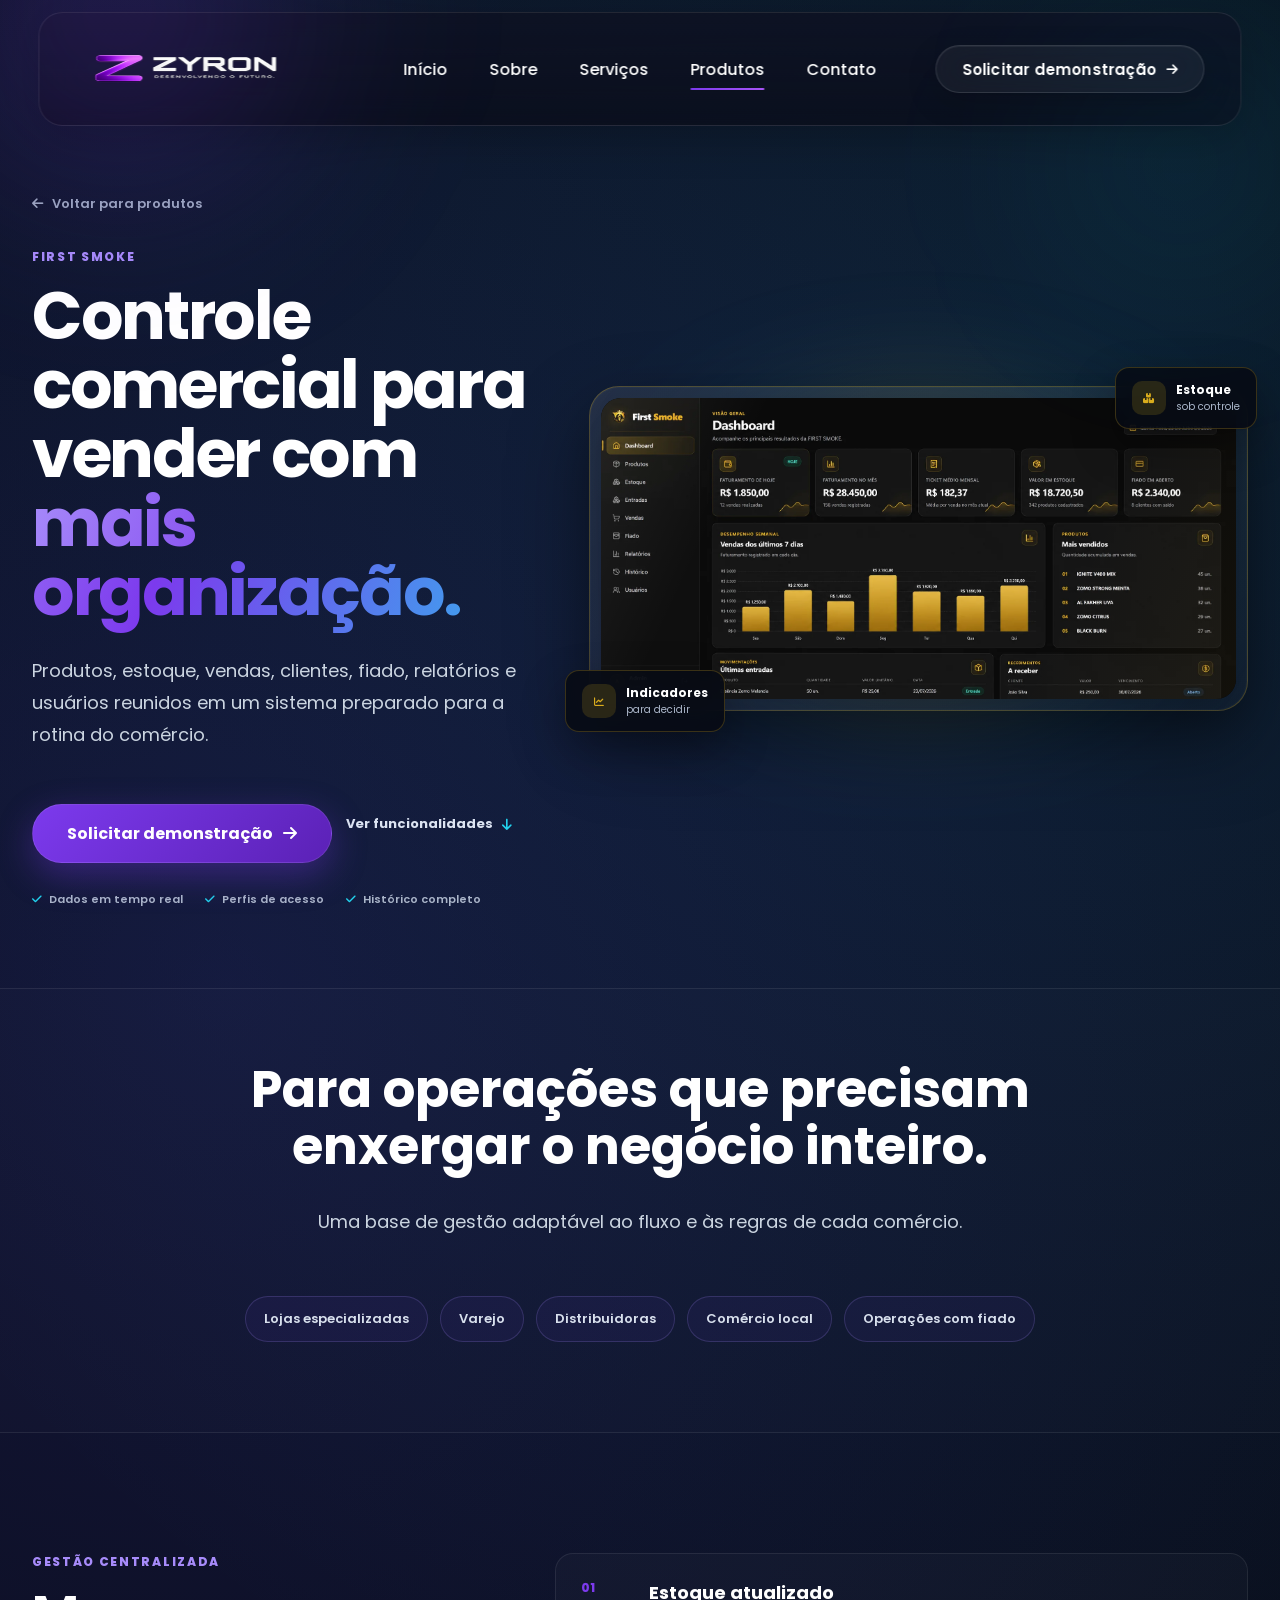
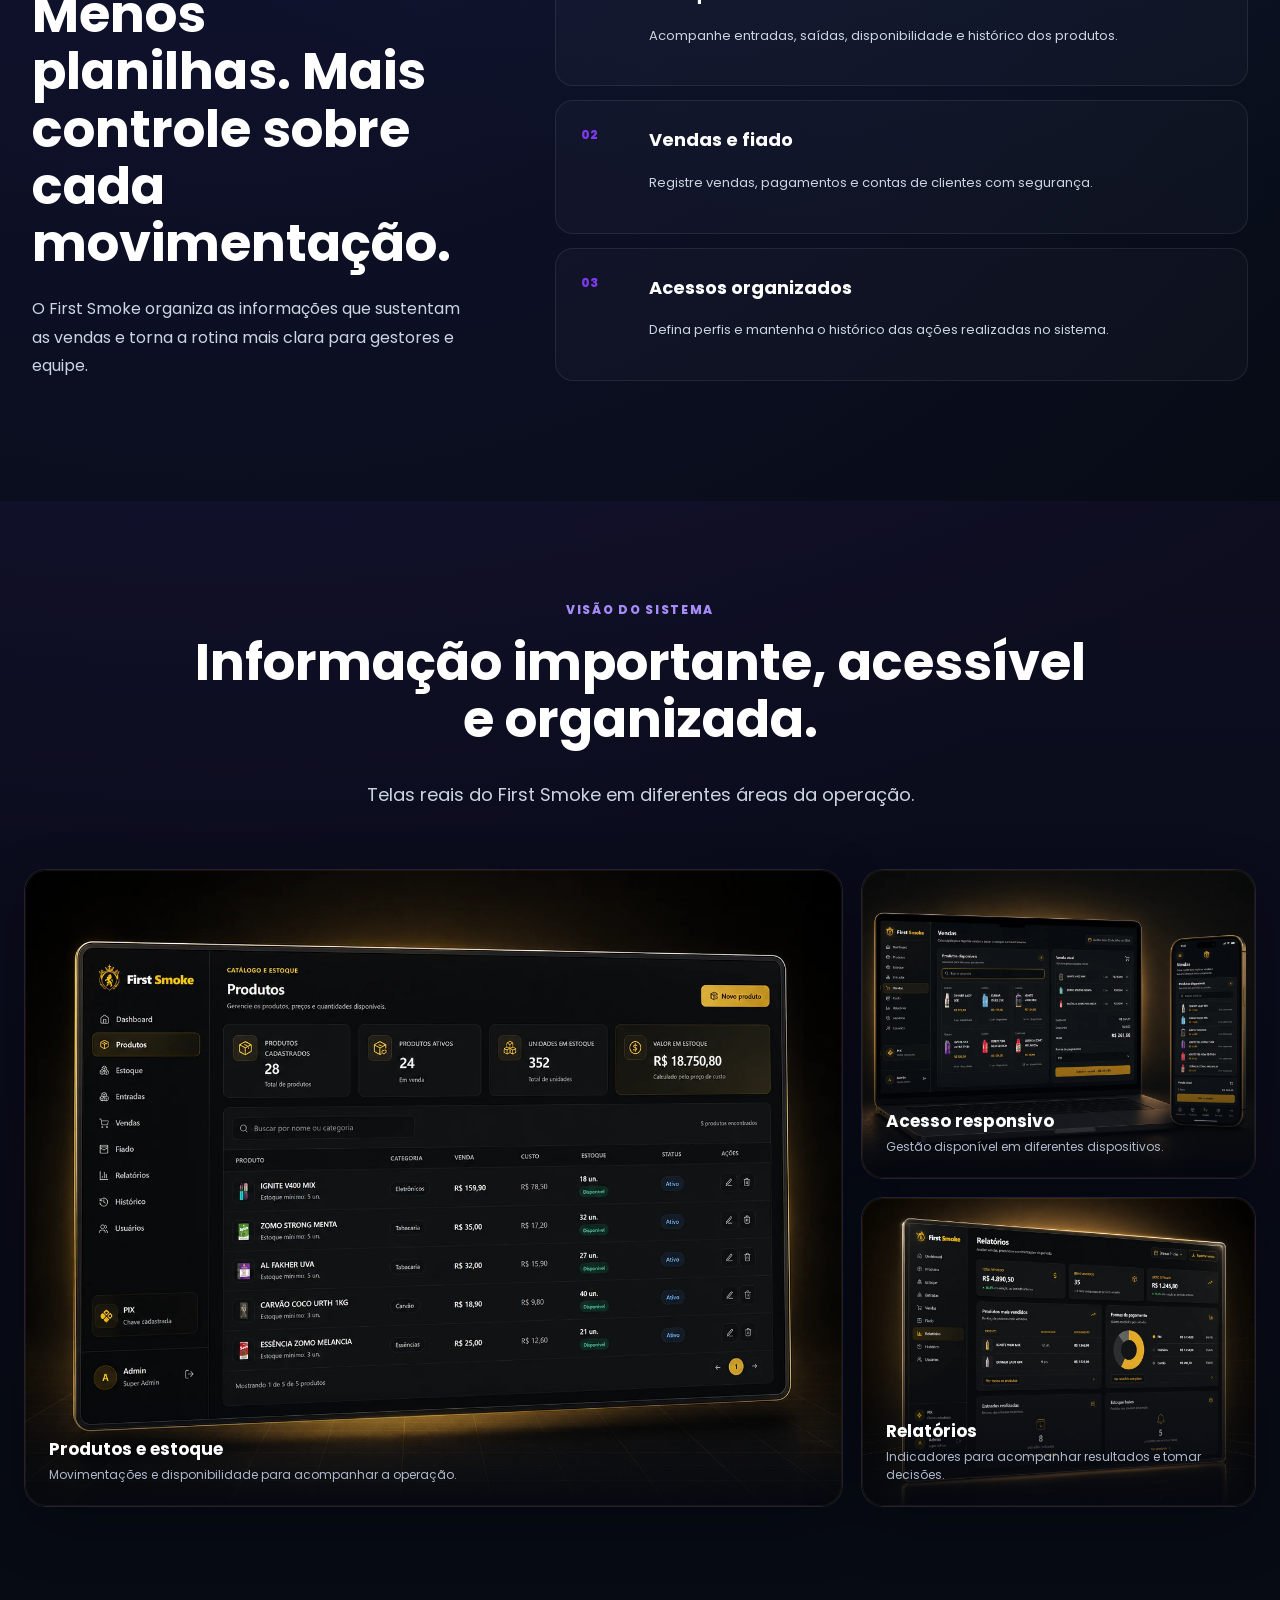
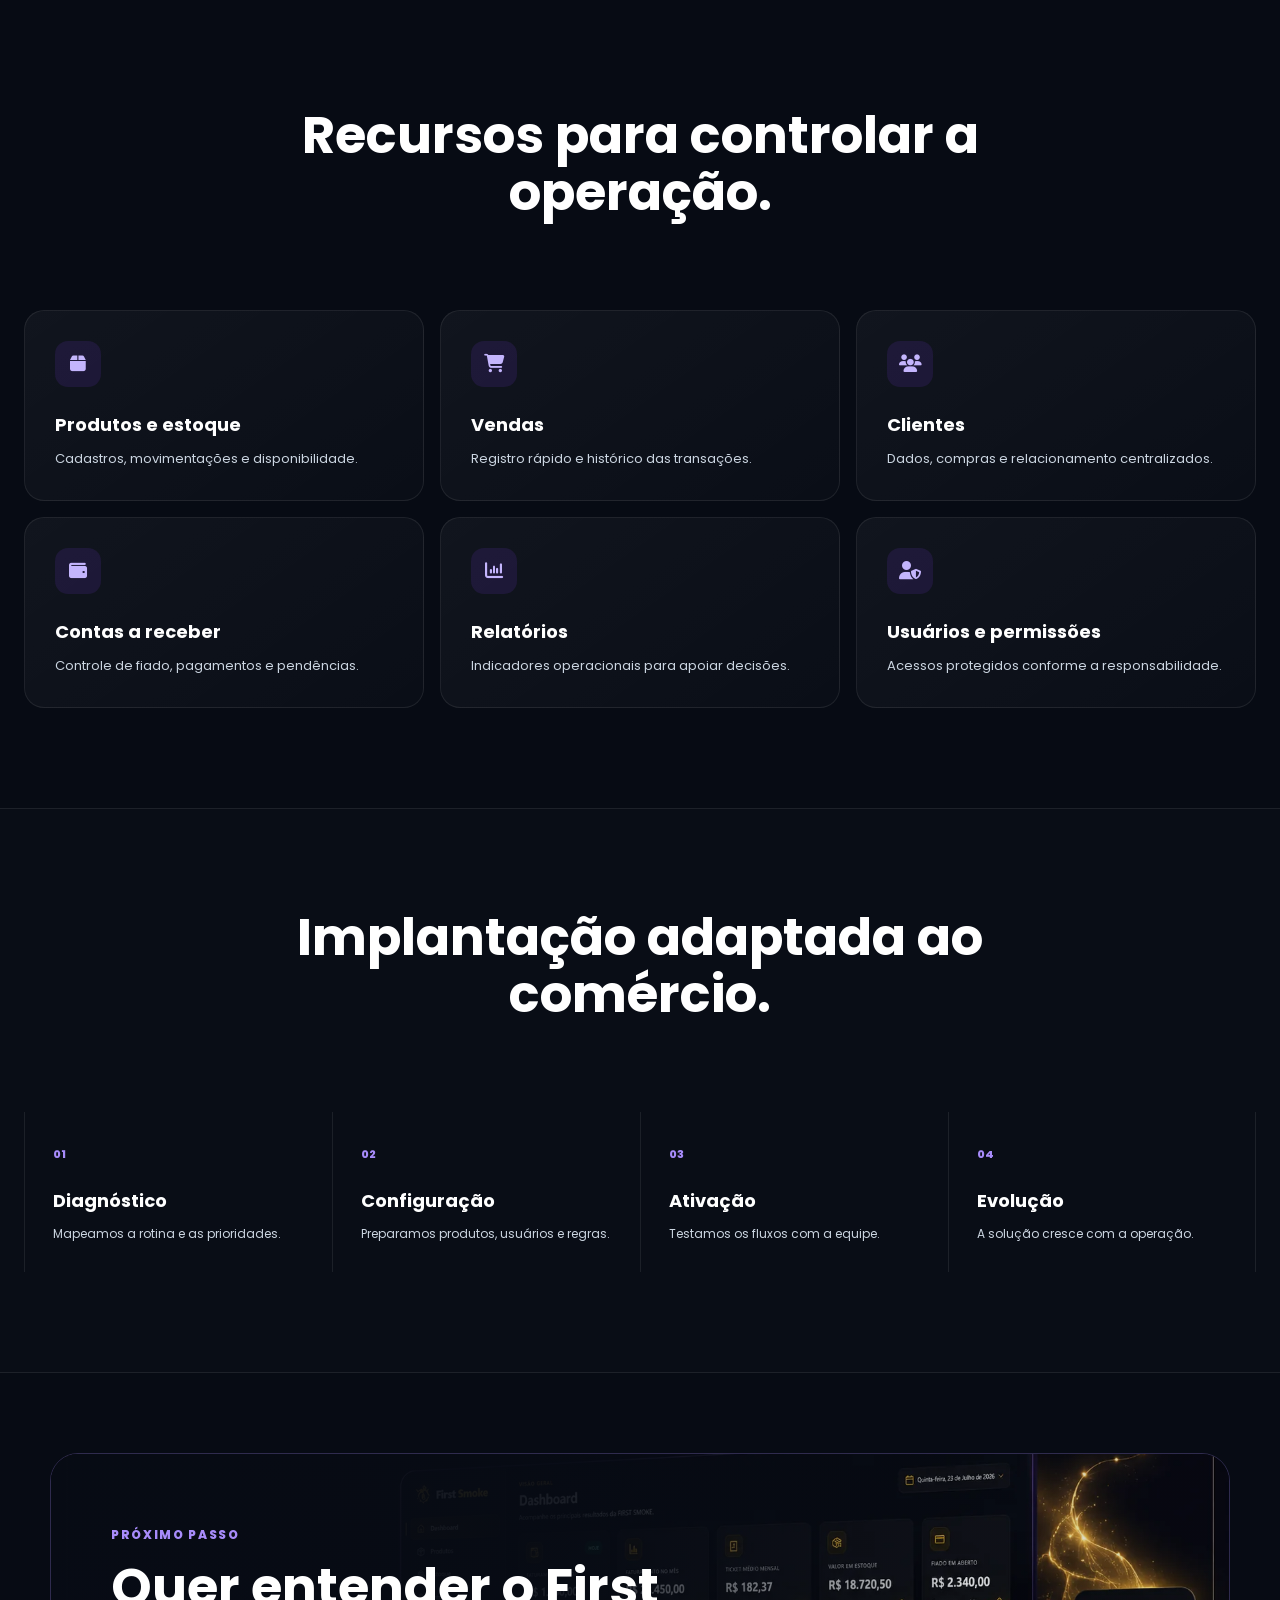
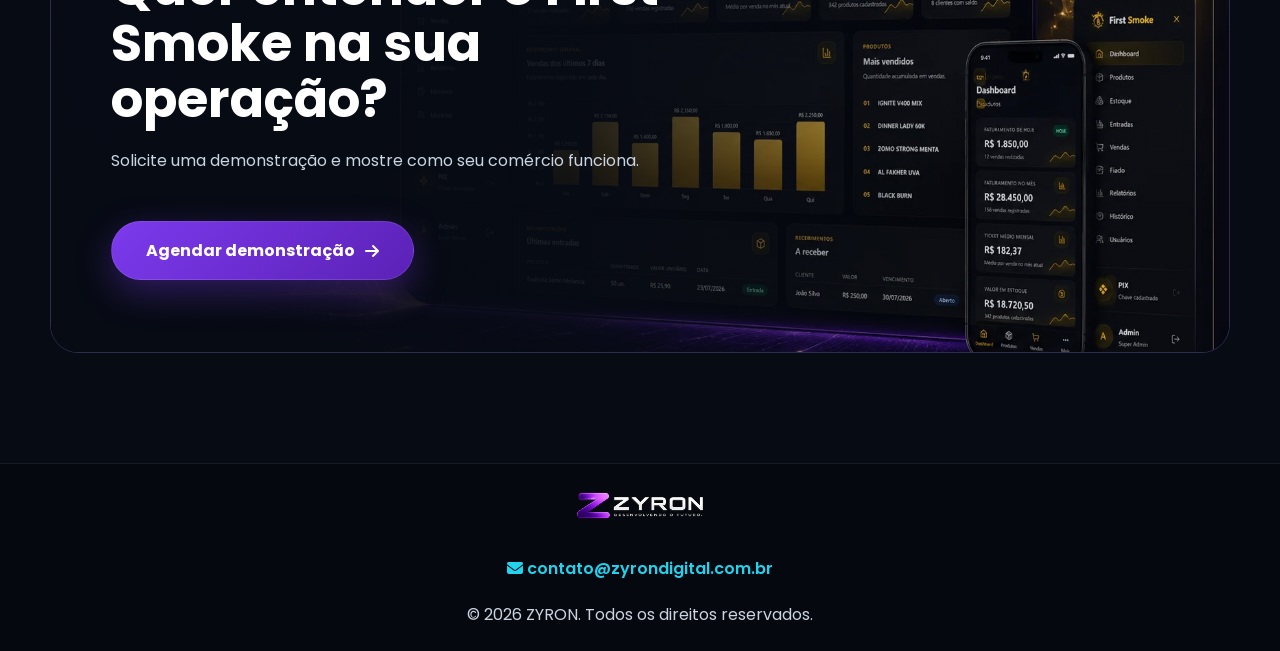
<file: first-smoke.html>
<!DOCTYPE html><html lang="pt-BR"><head>
<meta charset="UTF-8"><meta name="viewport" content="width=device-width,initial-scale=1.0">
<title>First Smoke | Gestão Comercial pela ZYRON</title><meta name="description" content="Conheça o First Smoke: sistema de gestão comercial para produtos, estoque, vendas, clientes, fiado, relatórios e usuários."><meta name="theme-color" content="#070B14"><link rel="canonical" href="https://zyrondigital.com.br/first-smoke">
<meta property="og:title" content="First Smoke | Controle comercial em um só lugar"><meta property="og:description" content="Organize vendas, estoque, clientes e financeiro com uma gestão adaptada à sua operação."><meta property="og:type" content="website"><meta property="og:image" content="https://zyrondigital.com.br/assets/Screenshot/first-smoke-dashboard.webp"><meta name="twitter:card" content="summary_large_image">
<link rel="preconnect" href="https://fonts.googleapis.com"><link rel="preconnect" href="https://fonts.gstatic.com" crossorigin><link href="https://fonts.googleapis.com/css2?family=Poppins:wght@400;500;600;700;800&display=swap" rel="stylesheet"><link rel="stylesheet" href="https://cdnjs.cloudflare.com/ajax/libs/font-awesome/6.7.2/css/all.min.css"><link rel="stylesheet" href="css/style.css?v=20260728e"><link rel="icon" type="image/png" sizes="512x512" href="assets/logo/favicon.png?v=20260728"><link rel="apple-touch-icon" sizes="180x180" href="assets/logo/apple-touch-icon.png?v=20260728"></head>
<body><a class="skip-link" href="#conteudo">Pular para o conteúdo</a><div id="loader"><img src="assets/logo/logo-horizontal.png" alt=""></div>
<header class="site-header" id="topo"><a href="index.html" class="brand" aria-label="ZYRON — página inicial"><img src="assets/logo/logo-horizontal.png" alt="ZYRON" class="logo" width="220" height="76"></a><button class="menu-toggle" aria-label="Abrir menu" aria-expanded="false" aria-controls="menu-principal"><i class="fa-solid fa-bars"></i></button><nav class="nav-menu" id="menu-principal" aria-label="Navegação principal"><a href="index.html">Início</a><a href="sobre.html">Sobre</a><a href="servicos.html">Serviços</a><a href="produtos.html" aria-current="page">Produtos</a><a href="contato.html">Contato</a></nav><a class="header-btn" href="https://wa.me/5548996538492?text=Olá!%20Quero%20conhecer%20o%20First%20Smoke." target="_blank" rel="noopener noreferrer">Solicitar demonstração <i class="fa-solid fa-arrow-right"></i></a></header>
<main id="conteudo">
<section class="delivery-hero delivery-hero--first-smoke"><div class="delivery-hero__content"><a class="delivery-back" href="produtos.html"><i class="fa-solid fa-arrow-left"></i> Voltar para produtos</a><p class="delivery-kicker">FIRST SMOKE</p><h1>Controle comercial para vender com <span>mais organização.</span></h1><p class="delivery-lead">Produtos, estoque, vendas, clientes, fiado, relatórios e usuários reunidos em um sistema preparado para a rotina do comércio.</p><div class="delivery-actions"><a class="btn-cta" href="https://wa.me/5548996538492?text=Olá!%20Quero%20uma%20demonstração%20do%20First%20Smoke." target="_blank" rel="noopener noreferrer">Solicitar demonstração <i class="fa-solid fa-arrow-right"></i></a><a class="delivery-link" href="#demonstracao">Ver funcionalidades <i class="fa-solid fa-arrow-down"></i></a></div><div class="delivery-trust"><span><i class="fa-solid fa-check"></i> Dados em tempo real</span><span><i class="fa-solid fa-check"></i> Perfis de acesso</span><span><i class="fa-solid fa-check"></i> Histórico completo</span></div></div><div class="delivery-hero__visual delivery-hero__visual--fill delivery-hero__visual--polished"><div class="delivery-glow"></div><img src="assets/Screenshot/first-smoke-dashboard.webp" alt="Dashboard do First Smoke"><span class="delivery-metric delivery-metric--one"><i class="fa-solid fa-boxes-stacked"></i><strong>Estoque</strong> sob controle</span><span class="delivery-metric delivery-metric--two"><i class="fa-solid fa-chart-line"></i><strong>Indicadores</strong> para decidir</span></div></section>
<section class="delivery-audience reveal"><div class="section-heading"><h2 class="titulo">Para operações que precisam enxergar o negócio inteiro.</h2><p class="subtitulo">Uma base de gestão adaptável ao fluxo e às regras de cada comércio.</p></div><div class="audience-list"><span>Lojas especializadas</span><span>Varejo</span><span>Distribuidoras</span><span>Comércio local</span><span>Operações com fiado</span></div></section>
<section class="delivery-problems reveal"><div class="delivery-problems__intro"><p class="delivery-kicker">GESTÃO CENTRALIZADA</p><h2>Menos planilhas. Mais controle sobre cada movimentação.</h2><p>O First Smoke organiza as informações que sustentam as vendas e torna a rotina mais clara para gestores e equipe.</p></div><div class="delivery-problem-grid"><article><span>01</span><h3>Estoque atualizado</h3><p>Acompanhe entradas, saídas, disponibilidade e histórico dos produtos.</p></article><article><span>02</span><h3>Vendas e fiado</h3><p>Registre vendas, pagamentos e contas de clientes com segurança.</p></article><article><span>03</span><h3>Acessos organizados</h3><p>Defina perfis e mantenha o histórico das ações realizadas no sistema.</p></article></div></section>
<section class="delivery-demo reveal" id="demonstracao"><div class="section-heading"><p class="delivery-kicker">VISÃO DO SISTEMA</p><h2 class="titulo">Informação importante, acessível e organizada.</h2><p class="subtitulo">Telas reais do First Smoke em diferentes áreas da operação.</p></div><div class="delivery-gallery delivery-gallery--showcase"><figure class="delivery-shot delivery-shot--main"><img src="assets/Screenshot/first-smoke-estoque-showcase.webp" alt="Controle de produtos e estoque do First Smoke apresentado em um mockup premium" loading="lazy"><figcaption><strong>Produtos e estoque</strong><span>Movimentações e disponibilidade para acompanhar a operação.</span></figcaption></figure><figure class="delivery-shot"><img src="assets/Screenshot/first-smoke-responsivo-showcase.webp" alt="First Smoke em notebook e smartphone" loading="lazy"><figcaption><strong>Acesso responsivo</strong><span>Gestão disponível em diferentes dispositivos.</span></figcaption></figure><figure class="delivery-shot"><img src="assets/Screenshot/first-smoke-relatorios-showcase.webp" alt="Relatórios do First Smoke apresentados em um mockup premium" loading="lazy"><figcaption><strong>Relatórios</strong><span>Indicadores para acompanhar resultados e tomar decisões.</span></figcaption></figure></div></section>
<section class="delivery-benefits reveal"><div class="section-heading"><h2 class="titulo">Recursos para controlar a operação.</h2></div><div class="delivery-benefit-grid"><article><i class="fa-solid fa-box"></i><h3>Produtos e estoque</h3><p>Cadastros, movimentações e disponibilidade.</p></article><article><i class="fa-solid fa-cart-shopping"></i><h3>Vendas</h3><p>Registro rápido e histórico das transações.</p></article><article><i class="fa-solid fa-users"></i><h3>Clientes</h3><p>Dados, compras e relacionamento centralizados.</p></article><article><i class="fa-solid fa-wallet"></i><h3>Contas a receber</h3><p>Controle de fiado, pagamentos e pendências.</p></article><article><i class="fa-solid fa-chart-column"></i><h3>Relatórios</h3><p>Indicadores operacionais para apoiar decisões.</p></article><article><i class="fa-solid fa-user-shield"></i><h3>Usuários e permissões</h3><p>Acessos protegidos conforme a responsabilidade.</p></article></div></section>
<section class="delivery-steps reveal"><div class="section-heading"><h2 class="titulo">Implantação adaptada ao comércio.</h2></div><div class="delivery-step-grid"><article><span>01</span><h3>Diagnóstico</h3><p>Mapeamos a rotina e as prioridades.</p></article><article><span>02</span><h3>Configuração</h3><p>Preparamos produtos, usuários e regras.</p></article><article><span>03</span><h3>Ativação</h3><p>Testamos os fluxos com a equipe.</p></article><article><span>04</span><h3>Evolução</h3><p>A solução cresce com a operação.</p></article></div></section>
<section class="delivery-final delivery-final--first-smoke reveal"><img src="assets/Screenshot/first-smoke-cta.webp" alt="" aria-hidden="true"><div><p class="delivery-kicker">PRÓXIMO PASSO</p><h2>Quer entender o First Smoke na sua operação?</h2><p>Solicite uma demonstração e mostre como seu comércio funciona.</p><a class="btn-cta" href="https://wa.me/5548996538492?text=Olá!%20Quero%20agendar%20uma%20demonstração%20do%20First%20Smoke." target="_blank" rel="noopener noreferrer">Agendar demonstração <i class="fa-solid fa-arrow-right"></i></a></div></section>
</main><a href="#topo" class="top-button" aria-label="Voltar ao topo"><i class="fa-solid fa-arrow-up"></i></a><footer><a href="index.html" class="footer-brand"><img src="assets/logo/1logo-horizontal.png" class="logo" alt="ZYRON" width="145" height="36"></a><a href="mailto:contato@zyrondigital.com.br" class="footer-email"><i class="fa-solid fa-envelope"></i> contato@zyrondigital.com.br</a><p>© 2026 ZYRON. Todos os direitos reservados.</p></footer><script src="js/script.js?v=20260723d"></script></body></html>
</file>
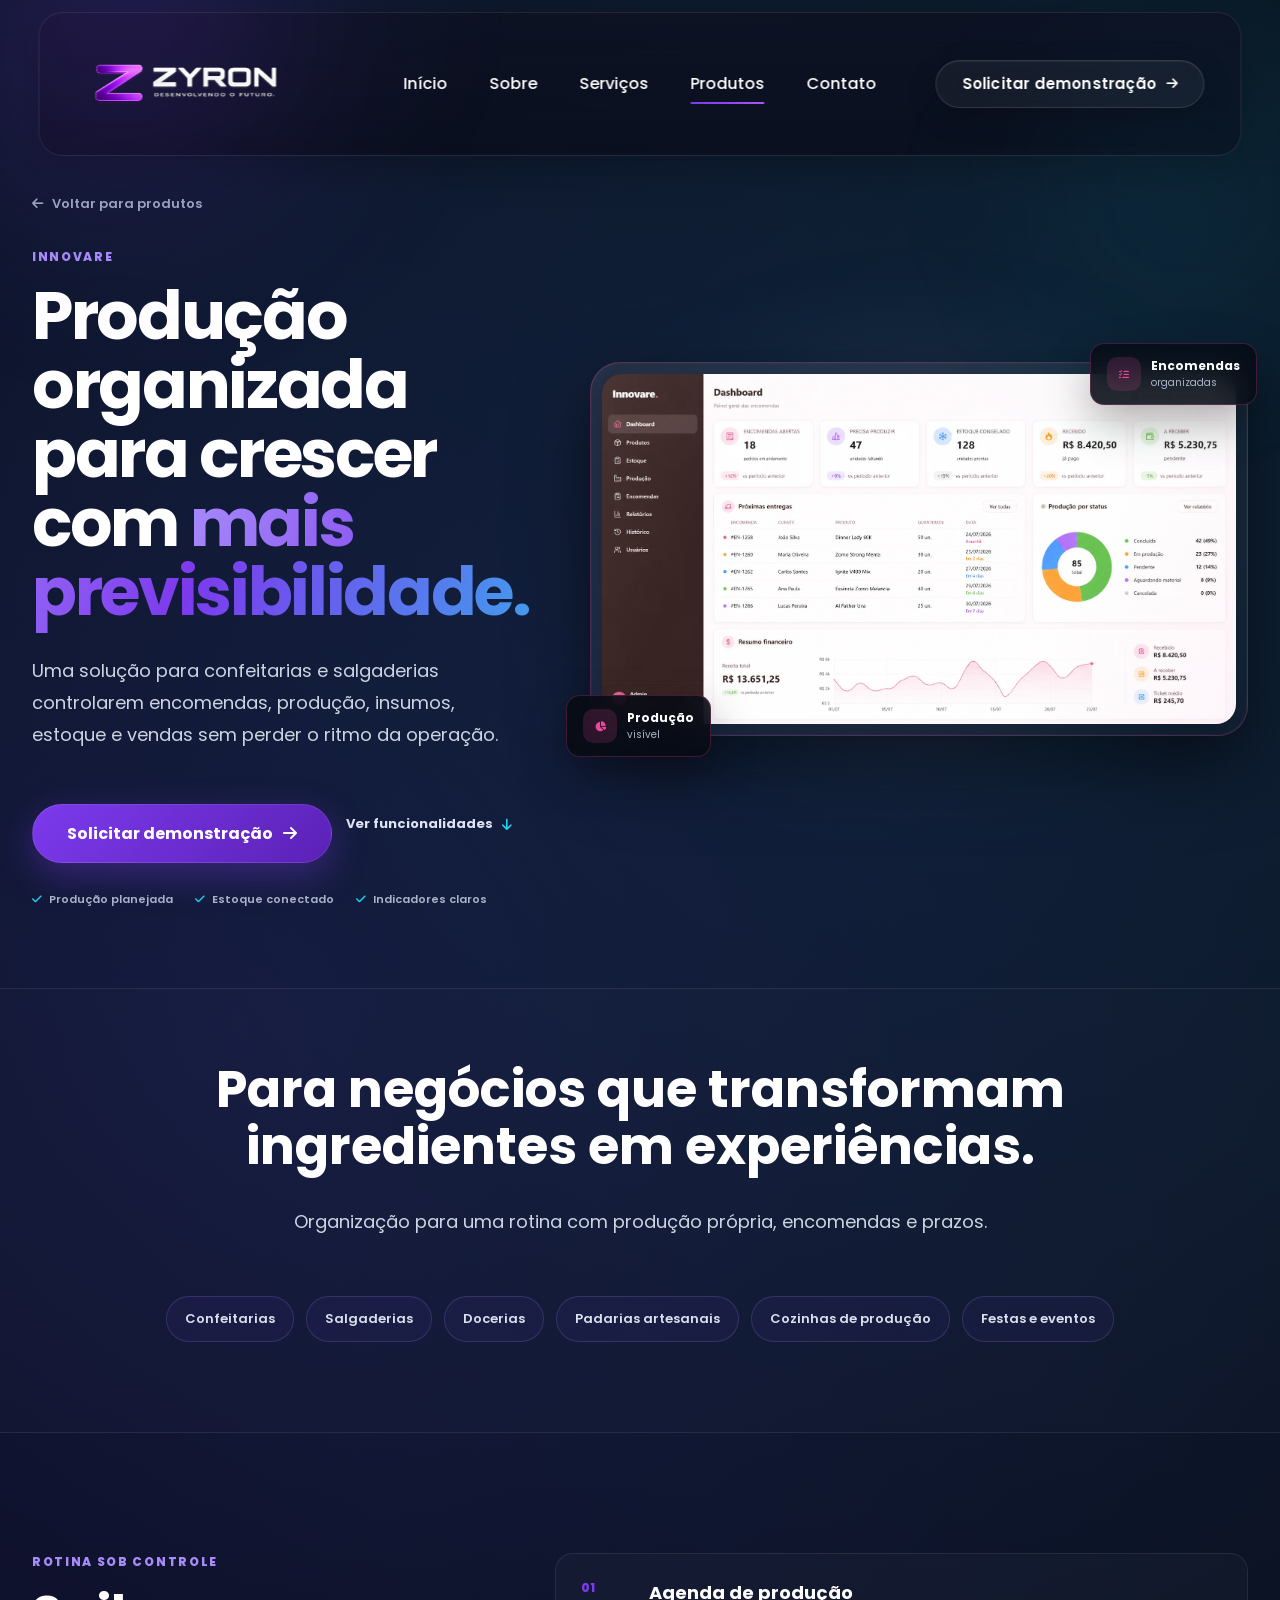
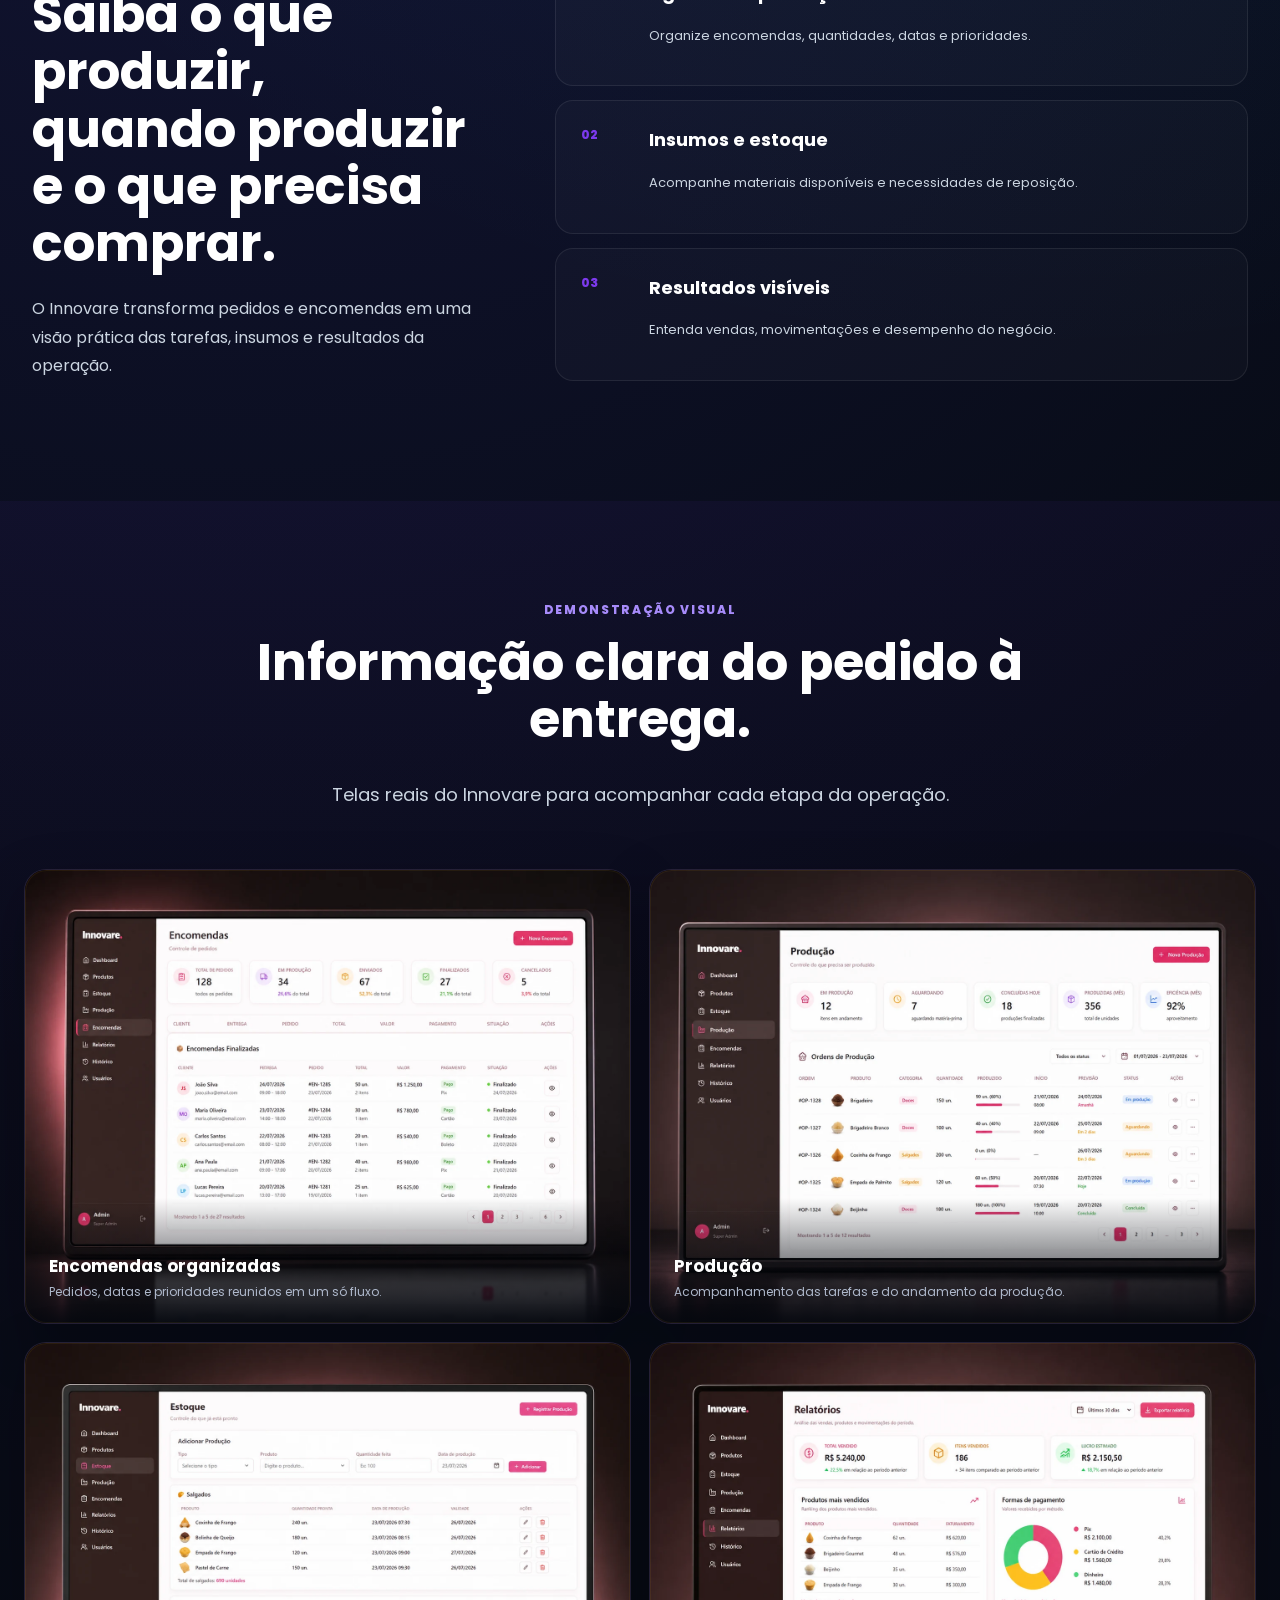
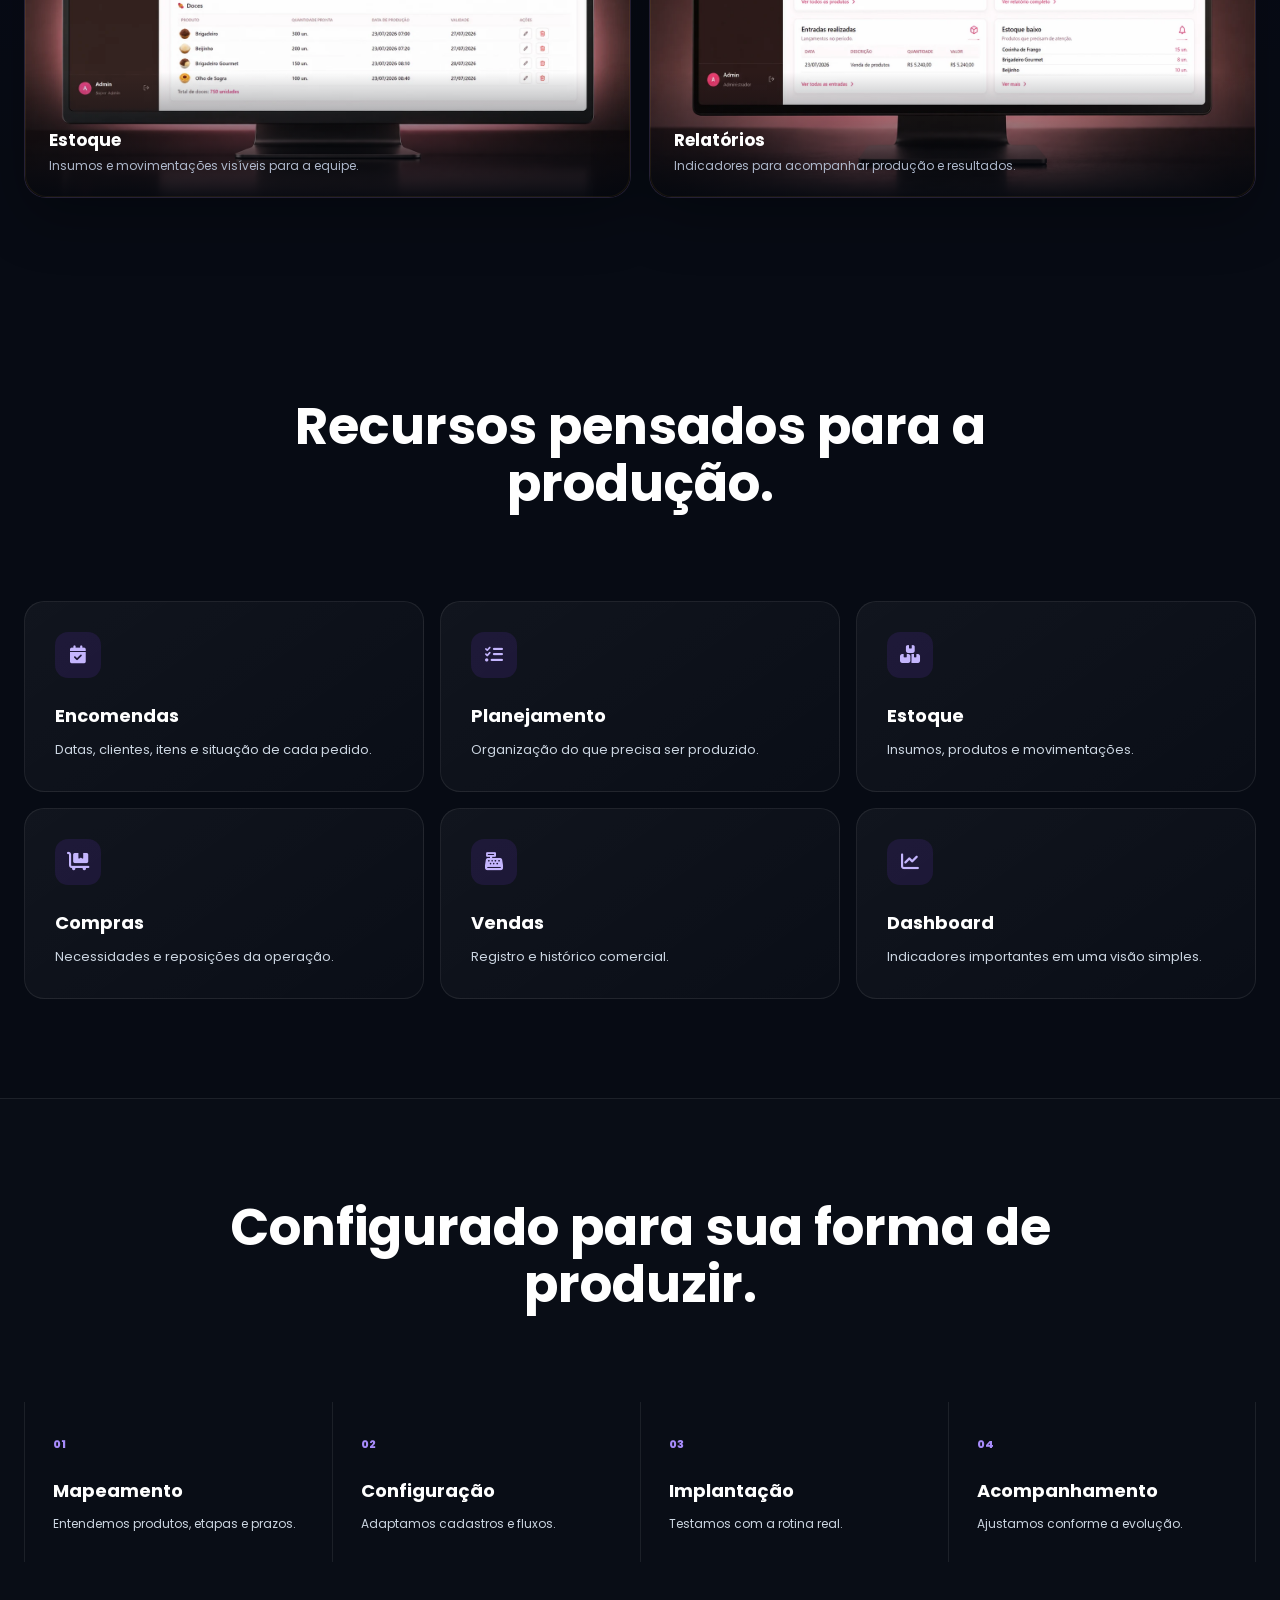
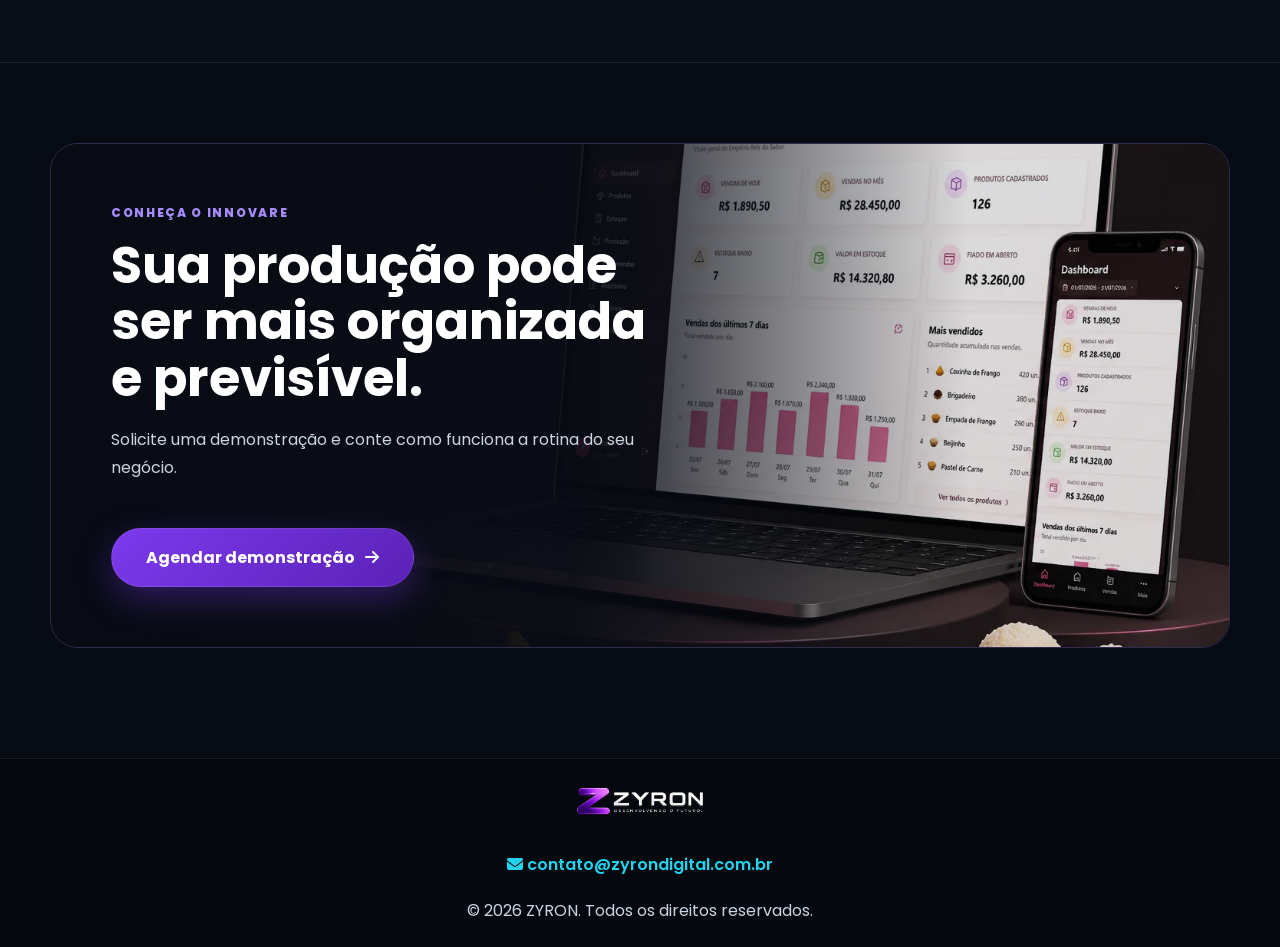
<file: innovare.html>
<!DOCTYPE html><html lang="pt-BR"><head><meta charset="UTF-8"><meta name="viewport" content="width=device-width,initial-scale=1.0"><title>Innovare | Controle de Produção pela ZYRON</title><meta name="description" content="Conheça o Innovare: solução para organizar produção, estoque, encomendas e vendas em confeitarias e salgaderias."><meta name="theme-color" content="#070B14"><link rel="canonical" href="https://zyrondigital.com.br/innovare"><meta property="og:title" content="Innovare | Produção organizada, operação mais previsível"><meta property="og:description" content="Controle produção, estoque, encomendas e vendas em um só sistema."><meta property="og:type" content="website"><meta property="og:image" content="https://zyrondigital.com.br/assets/Screenshot/innovare-dashboard.webp"><meta name="twitter:card" content="summary_large_image"><link rel="preconnect" href="https://fonts.googleapis.com"><link rel="preconnect" href="https://fonts.gstatic.com" crossorigin><link href="https://fonts.googleapis.com/css2?family=Poppins:wght@400;500;600;700;800&display=swap" rel="stylesheet"><link rel="stylesheet" href="https://cdnjs.cloudflare.com/ajax/libs/font-awesome/6.7.2/css/all.min.css"><link rel="stylesheet" href="css/style.css?v=20260723u"><link rel="icon" type="image/png" sizes="512x512" href="assets/logo/favicon.png?v=20260728"><link rel="apple-touch-icon" sizes="180x180" href="assets/logo/apple-touch-icon.png?v=20260728"></head>
<body><a class="skip-link" href="#conteudo">Pular para o conteúdo</a><div id="loader"><img src="assets/logo/logo-horizontal.png" alt=""></div><header class="site-header" id="topo"><a href="index.html" class="brand"><img src="assets/logo/logo-horizontal.png" alt="ZYRON" class="logo"></a><button class="menu-toggle" aria-label="Abrir menu" aria-expanded="false" aria-controls="menu-principal"><i class="fa-solid fa-bars"></i></button><nav class="nav-menu" id="menu-principal" aria-label="Navegação principal"><a href="index.html">Início</a><a href="sobre.html">Sobre</a><a href="servicos.html">Serviços</a><a href="produtos.html" aria-current="page">Produtos</a><a href="contato.html">Contato</a></nav><a class="header-btn" href="https://wa.me/5548996538492?text=Olá!%20Quero%20conhecer%20o%20Innovare." target="_blank" rel="noopener noreferrer">Solicitar demonstração <i class="fa-solid fa-arrow-right"></i></a></header>
<main id="conteudo"><section class="delivery-hero delivery-hero--innovare"><div class="delivery-hero__content"><a class="delivery-back" href="produtos.html"><i class="fa-solid fa-arrow-left"></i> Voltar para produtos</a><p class="delivery-kicker">INNOVARE</p><h1>Produção organizada para crescer com <span>mais previsibilidade.</span></h1><p class="delivery-lead">Uma solução para confeitarias e salgaderias controlarem encomendas, produção, insumos, estoque e vendas sem perder o ritmo da operação.</p><div class="delivery-actions"><a class="btn-cta" href="https://wa.me/5548996538492?text=Olá!%20Quero%20uma%20demonstração%20do%20Innovare." target="_blank" rel="noopener noreferrer">Solicitar demonstração <i class="fa-solid fa-arrow-right"></i></a><a class="delivery-link" href="#demonstracao">Ver funcionalidades <i class="fa-solid fa-arrow-down"></i></a></div><div class="delivery-trust"><span><i class="fa-solid fa-check"></i> Produção planejada</span><span><i class="fa-solid fa-check"></i> Estoque conectado</span><span><i class="fa-solid fa-check"></i> Indicadores claros</span></div></div><div class="delivery-hero__visual delivery-hero__visual--fill delivery-hero__visual--polished"><div class="delivery-glow"></div><img src="assets/Screenshot/innovare-dashboard.webp" alt="Dashboard do Innovare"><span class="delivery-metric delivery-metric--one"><i class="fa-solid fa-list-check"></i><strong>Encomendas</strong> organizadas</span><span class="delivery-metric delivery-metric--two"><i class="fa-solid fa-chart-pie"></i><strong>Produção</strong> visível</span></div></section>
<section class="delivery-audience reveal"><div class="section-heading"><h2 class="titulo">Para negócios que transformam ingredientes em experiências.</h2><p class="subtitulo">Organização para uma rotina com produção própria, encomendas e prazos.</p></div><div class="audience-list"><span>Confeitarias</span><span>Salgaderias</span><span>Docerias</span><span>Padarias artesanais</span><span>Cozinhas de produção</span><span>Festas e eventos</span></div></section>
<section class="delivery-problems reveal"><div class="delivery-problems__intro"><p class="delivery-kicker">ROTINA SOB CONTROLE</p><h2>Saiba o que produzir, quando produzir e o que precisa comprar.</h2><p>O Innovare transforma pedidos e encomendas em uma visão prática das tarefas, insumos e resultados da operação.</p></div><div class="delivery-problem-grid"><article><span>01</span><h3>Agenda de produção</h3><p>Organize encomendas, quantidades, datas e prioridades.</p></article><article><span>02</span><h3>Insumos e estoque</h3><p>Acompanhe materiais disponíveis e necessidades de reposição.</p></article><article><span>03</span><h3>Resultados visíveis</h3><p>Entenda vendas, movimentações e desempenho do negócio.</p></article></div></section>
<section class="delivery-demo reveal" id="demonstracao"><div class="section-heading"><p class="delivery-kicker">DEMONSTRAÇÃO VISUAL</p><h2 class="titulo">Informação clara do pedido à entrega.</h2><p class="subtitulo">Telas reais do Innovare para acompanhar cada etapa da operação.</p></div><div class="delivery-gallery delivery-gallery--four delivery-gallery--showcase"><figure class="delivery-shot delivery-shot--main"><img src="assets/Screenshot/innovare-encomendas-showcase.webp" alt="Gestão de encomendas do Innovare em mockup de tela" loading="lazy"><figcaption><strong>Encomendas organizadas</strong><span>Pedidos, datas e prioridades reunidos em um só fluxo.</span></figcaption></figure><figure class="delivery-shot"><img src="assets/Screenshot/innovare-producao-showcase.webp" alt="Controle de produção do Innovare em mockup de tela" loading="lazy"><figcaption><strong>Produção</strong><span>Acompanhamento das tarefas e do andamento da produção.</span></figcaption></figure><figure class="delivery-shot"><img src="assets/Screenshot/innovare-estoque-showcase.webp" alt="Controle de estoque do Innovare em mockup de tela" loading="lazy"><figcaption><strong>Estoque</strong><span>Insumos e movimentações visíveis para a equipe.</span></figcaption></figure><figure class="delivery-shot"><img src="assets/Screenshot/innovare-relatorios-showcase.webp" alt="Relatórios do Innovare em mockup de tela" loading="lazy"><figcaption><strong>Relatórios</strong><span>Indicadores para acompanhar produção e resultados.</span></figcaption></figure></div></section>
<section class="delivery-benefits reveal"><div class="section-heading"><h2 class="titulo">Recursos pensados para a produção.</h2></div><div class="delivery-benefit-grid"><article><i class="fa-solid fa-calendar-check"></i><h3>Encomendas</h3><p>Datas, clientes, itens e situação de cada pedido.</p></article><article><i class="fa-solid fa-list-check"></i><h3>Planejamento</h3><p>Organização do que precisa ser produzido.</p></article><article><i class="fa-solid fa-boxes-stacked"></i><h3>Estoque</h3><p>Insumos, produtos e movimentações.</p></article><article><i class="fa-solid fa-cart-flatbed"></i><h3>Compras</h3><p>Necessidades e reposições da operação.</p></article><article><i class="fa-solid fa-cash-register"></i><h3>Vendas</h3><p>Registro e histórico comercial.</p></article><article><i class="fa-solid fa-chart-line"></i><h3>Dashboard</h3><p>Indicadores importantes em uma visão simples.</p></article></div></section>
<section class="delivery-steps reveal"><div class="section-heading"><h2 class="titulo">Configurado para sua forma de produzir.</h2></div><div class="delivery-step-grid"><article><span>01</span><h3>Mapeamento</h3><p>Entendemos produtos, etapas e prazos.</p></article><article><span>02</span><h3>Configuração</h3><p>Adaptamos cadastros e fluxos.</p></article><article><span>03</span><h3>Implantação</h3><p>Testamos com a rotina real.</p></article><article><span>04</span><h3>Acompanhamento</h3><p>Ajustamos conforme a evolução.</p></article></div></section>
<section class="delivery-final delivery-final--innovare reveal"><img src="assets/Screenshot/innovare-cta.webp" alt="" aria-hidden="true"><div><p class="delivery-kicker">CONHEÇA O INNOVARE</p><h2>Sua produção pode ser mais organizada e previsível.</h2><p>Solicite uma demonstração e conte como funciona a rotina do seu negócio.</p><a class="btn-cta" href="https://wa.me/5548996538492?text=Olá!%20Quero%20agendar%20uma%20demonstração%20do%20Innovare." target="_blank" rel="noopener noreferrer">Agendar demonstração <i class="fa-solid fa-arrow-right"></i></a></div></section></main>
<a href="#topo" class="top-button" aria-label="Voltar ao topo"><i class="fa-solid fa-arrow-up"></i></a><footer><a href="index.html" class="footer-brand"><img src="assets/logo/1logo-horizontal.png" class="logo" alt="ZYRON" width="145" height="36"></a><a href="mailto:contato@zyrondigital.com.br" class="footer-email"><i class="fa-solid fa-envelope"></i> contato@zyrondigital.com.br</a><p>© 2026 ZYRON. Todos os direitos reservados.</p></footer><script src="js/script.js?v=20260723d"></script></body></html>
</file>
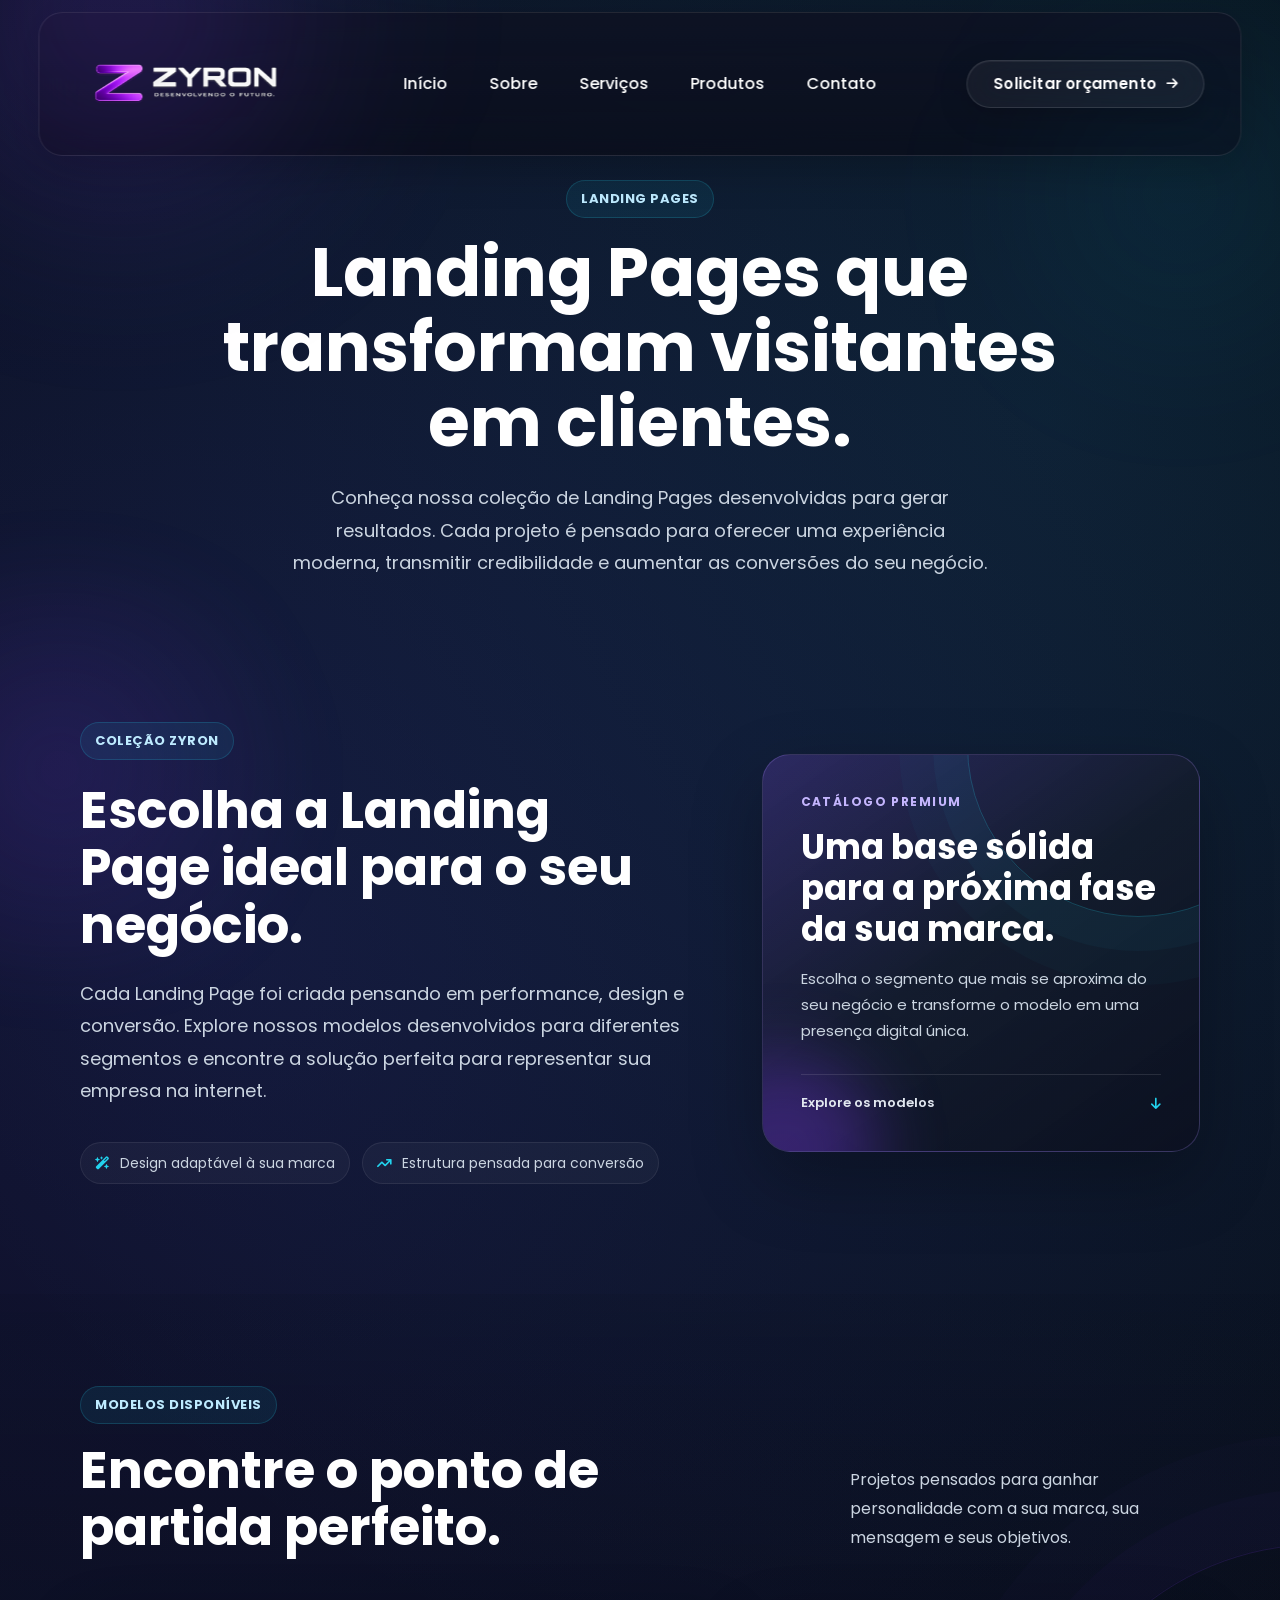
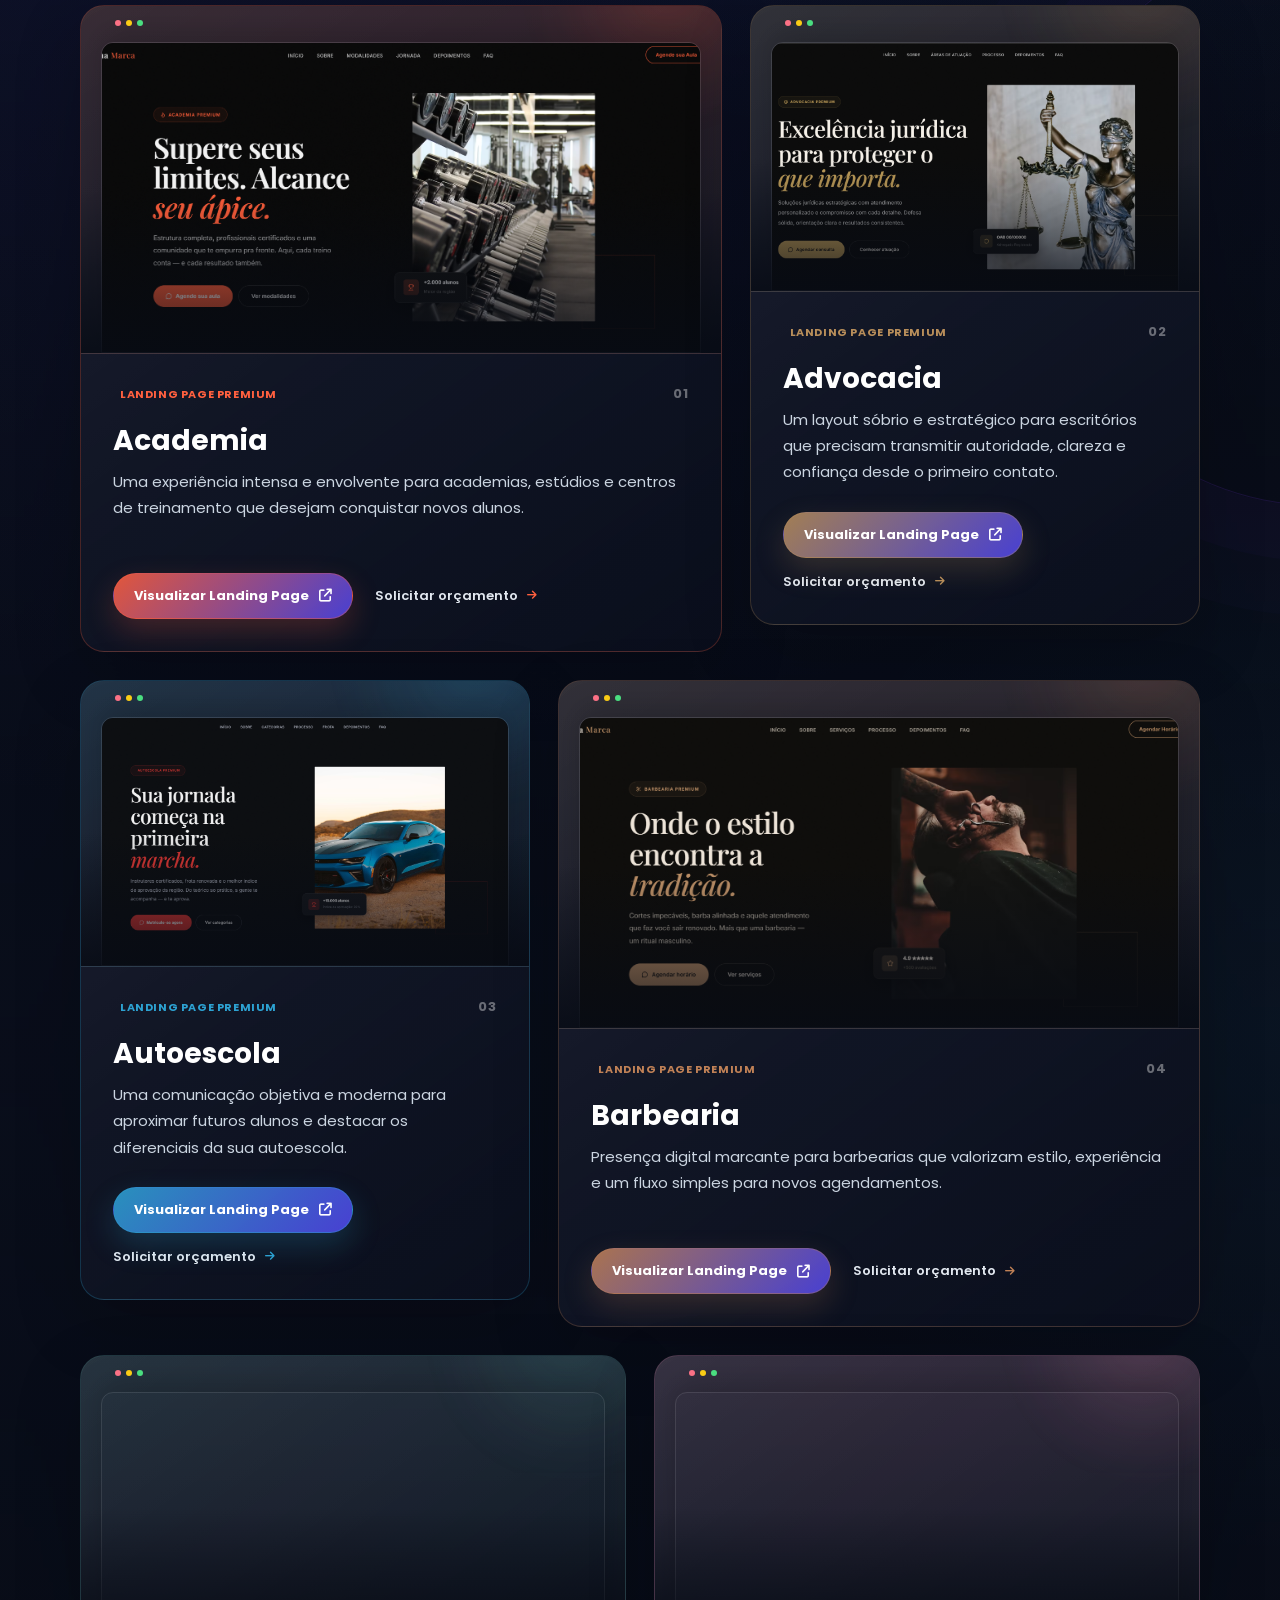
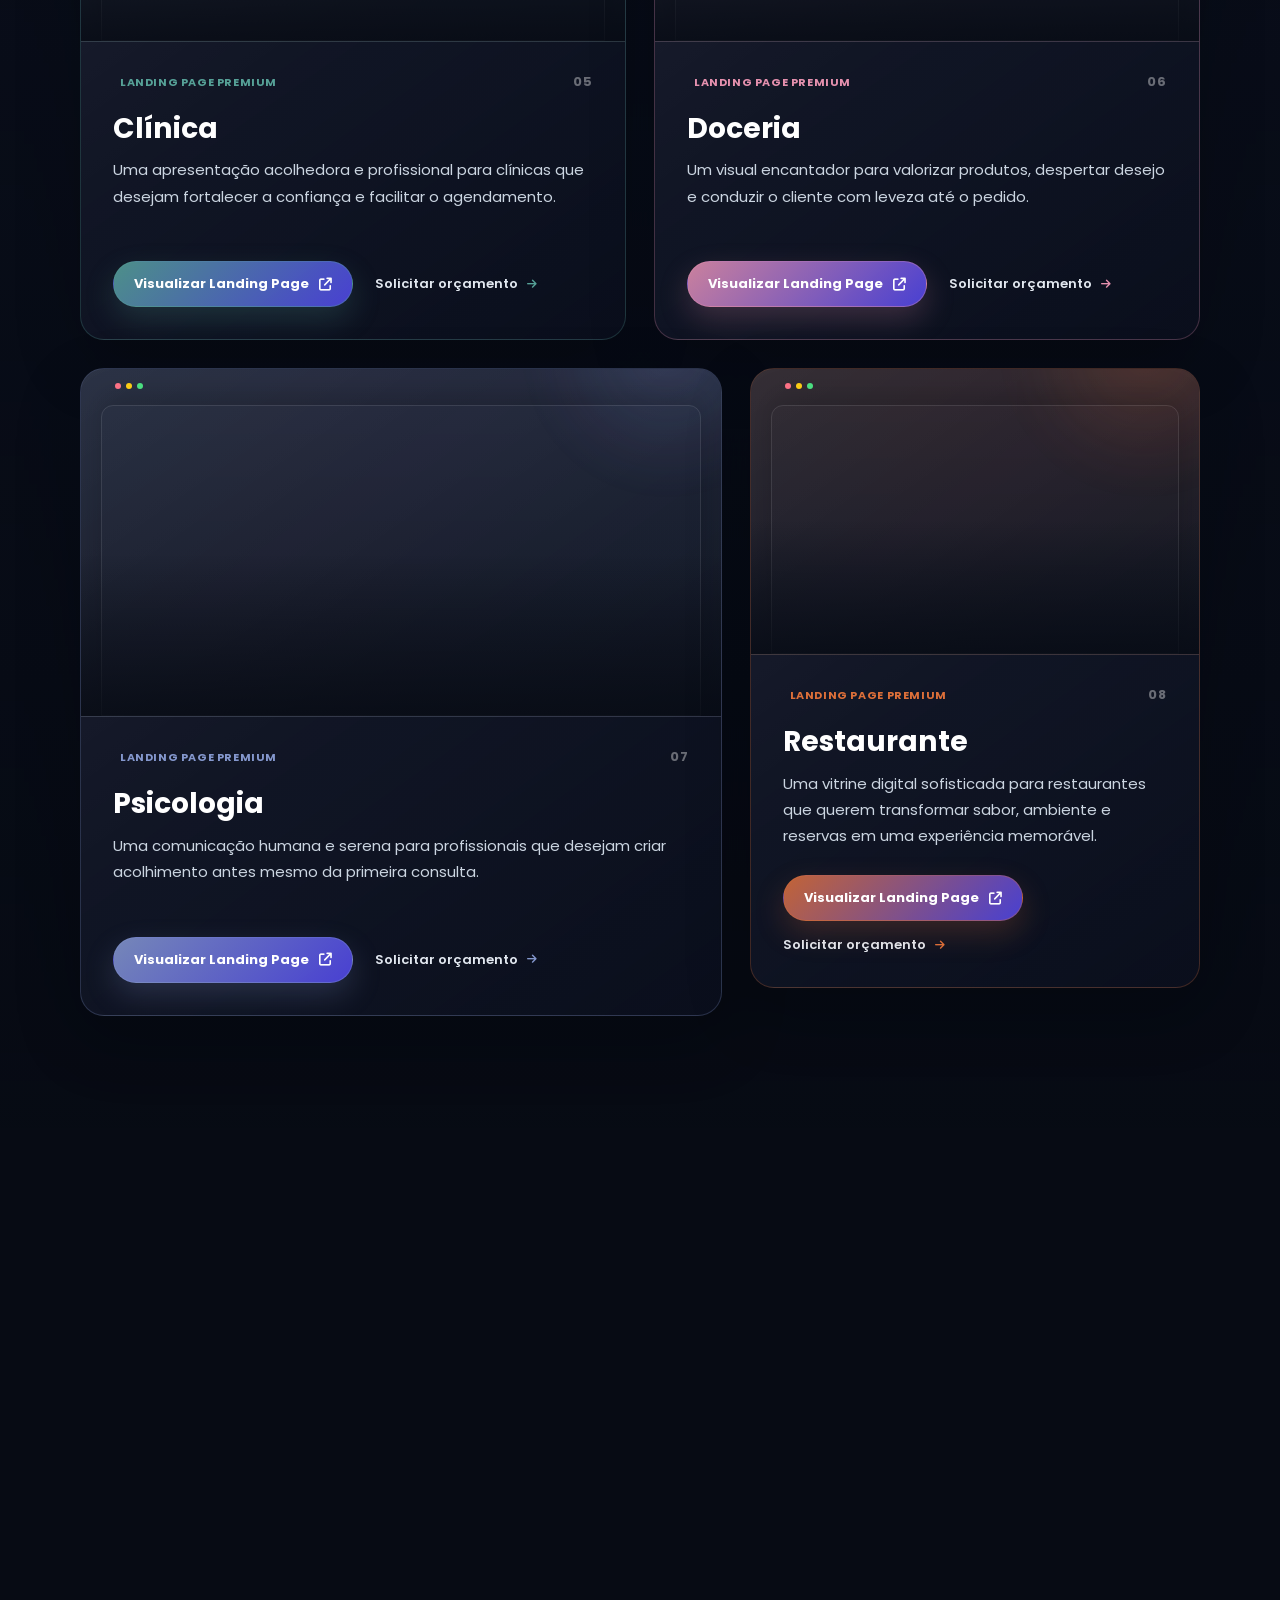
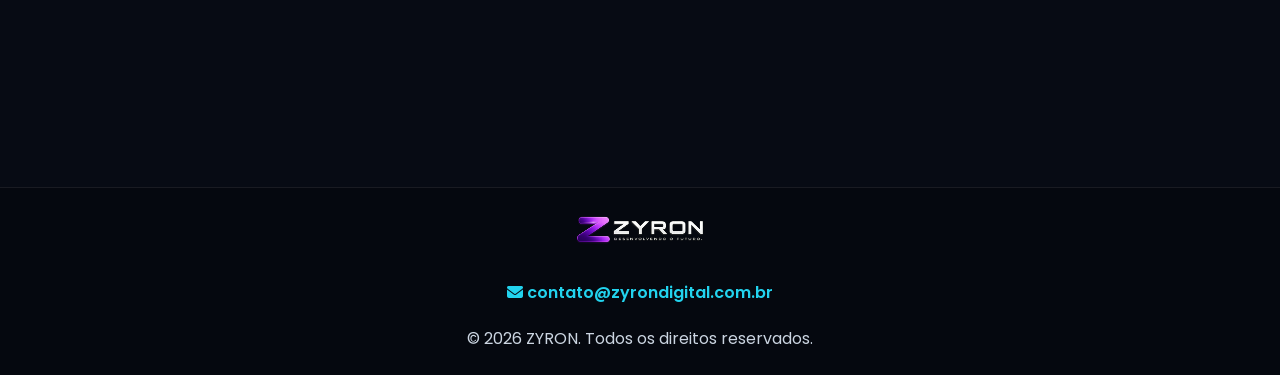
<file: landing-pages.html>
<!DOCTYPE html>
<html lang="pt-BR">
<head>
    <meta charset="UTF-8">
    <meta name="viewport" content="width=device-width, initial-scale=1.0">

    <title>Landing Pages para Empresas | ZYRON</title>

    <meta name="description" content="Explore as Landing Pages premium da ZYRON, criadas para diferentes segmentos com foco em design, performance e conversão.">
    <meta name="theme-color" content="#070B14">
    <link rel="canonical" href="https://zyrondigital.com.br/landing-pages">
    <meta property="og:title" content="Landing Pages para Empresas | ZYRON">
    <meta property="og:description" content="Conheça modelos de Landing Pages profissionais para diferentes segmentos e solicite uma página personalizada.">
    <meta property="og:type" content="website"><meta property="og:url" content="https://zyrondigital.com.br/landing-pages"><meta property="og:image" content="https://zyrondigital.com.br/assets/Screenshot/psicologia.png"><meta name="twitter:card" content="summary_large_image">

    <link rel="preconnect" href="https://fonts.googleapis.com">
    <link rel="preconnect" href="https://fonts.gstatic.com" crossorigin>
    <link href="https://fonts.googleapis.com/css2?family=Poppins:wght@300;400;500;600;700;800&display=swap" rel="stylesheet">
    <link rel="stylesheet" href="https://cdnjs.cloudflare.com/ajax/libs/font-awesome/6.7.2/css/all.min.css">
    <link rel="stylesheet" href="css/style.css?v=20260723u">
    <link rel="icon" type="image/png" sizes="512x512" href="assets/logo/favicon.png?v=20260728"><link rel="apple-touch-icon" sizes="180x180" href="assets/logo/apple-touch-icon.png?v=20260728">
</head>

<body>
    <a class="skip-link" href="#conteudo">Pular para o conteúdo</a>
    <header class="site-header" id="topo">
        <a href="index.html" class="brand" aria-label="Página inicial">
            <img src="assets/logo/logo-horizontal.png" alt="ZYRON" class="logo">
        </a>

        <button class="menu-toggle" aria-label="Abrir menu" aria-expanded="false" aria-controls="menu-principal">
            <i class="fa-solid fa-bars"></i>
        </button>

        <nav class="nav-menu" id="menu-principal" aria-label="Navegação principal">
            <a href="index.html">Início</a>
            <a href="sobre.html">Sobre</a>
            <a href="servicos.html">Serviços</a>
            <a href="produtos.html">Produtos</a>
            <a href="contato.html">Contato</a>
        </nav>

        <a
            class="header-btn"
            href="https://wa.me/5548996538492?text=Olá%2C%20equipe%20ZYRON!%20Vim%20através%20do%20site%20e%20tenho%20interesse%20em%20desenvolver%20um%20projeto%20com%20vocês.%20Gostaria%20de%20conversar%20para%20entender%20as%20possibilidades%20e%20solicitar%20um%20orçamento."
            target="_blank"
            rel="noopener noreferrer"
        >
            Solicitar orçamento
            <i class="fa-solid fa-arrow-right"></i>
        </a>
    </header>

    <main id="conteudo">
        <section class="internal-hero">
            <div class="container">
                <span class="section-tag">LANDING PAGES</span>

                <h1>Landing Pages que transformam visitantes em clientes.</h1>

                <p>
                    Conheça nossa coleção de Landing Pages desenvolvidas para gerar resultados. Cada projeto é pensado para oferecer uma experiência moderna, transmitir credibilidade e aumentar as conversões do seu negócio.
                </p>
            </div>
        </section>

        <section class="landing-intro reveal" aria-labelledby="landing-intro-title">
            <div class="landing-intro__container">
                <div class="landing-intro__content">
                    <span class="section-tag">COLEÇÃO ZYRON</span>

                    <h2 class="titulo" id="landing-intro-title">
                        Escolha a Landing Page ideal para o seu negócio.
                    </h2>

                    <p class="subtitulo">
                        Cada Landing Page foi criada pensando em performance, design e conversão. Explore nossos modelos desenvolvidos para diferentes segmentos e encontre a solução perfeita para representar sua empresa na internet.
                    </p>

                    <ul class="landing-intro__highlights" aria-label="Diferenciais da coleção">
                        <li>
                            <i class="fa-solid fa-wand-magic-sparkles" aria-hidden="true"></i>
                            <span>Design adaptável à sua marca</span>
                        </li>
                        <li>
                            <i class="fa-solid fa-arrow-trend-up" aria-hidden="true"></i>
                            <span>Estrutura pensada para conversão</span>
                        </li>
                    </ul>
                </div>

                <aside class="landing-intro__panel" aria-label="Resumo do catálogo">
                    <span class="landing-intro__panel-label">CATÁLOGO PREMIUM</span>
                    <strong>Uma base sólida para a próxima fase da sua marca.</strong>
                    <p>
                        Escolha o segmento que mais se aproxima do seu negócio e transforme o modelo em uma presença digital única.
                    </p>

                    <a class="landing-intro__panel-footer" href="#modelos-disponiveis">
                        <span>Explore os modelos</span>
                        <i class="fa-solid fa-arrow-down" aria-hidden="true"></i>
                    </a>
                </aside>
            </div>
        </section>

        <section class="landing-modelos reveal" id="catalogo" aria-labelledby="catalogo-title">
            <div class="landing-modelos__container">
                <div class="landing-modelos__heading">
                    <div>
                        <span class="section-tag">MODELOS DISPONÍVEIS</span>
                        <h2 class="titulo" id="catalogo-title">Encontre o ponto de partida perfeito.</h2>
                    </div>

                    <p>
                        Projetos pensados para ganhar personalidade com a sua marca, sua mensagem e seus objetivos.
                    </p>
                </div>

                <div class="landing-grid" id="modelos-disponiveis">
                    <article class="landing-card landing-card--wide" style="--landing-accent: 255, 96, 63;">
                        <a
                            class="landing-card__preview"
                            href="https://zyron-landing-academia.vercel.app/"
                            target="_blank"
                            rel="noopener noreferrer"
                            aria-label="Visualizar Landing Page para Academia"
                        >
                            <span class="landing-card__browser" aria-hidden="true">
                                <span></span><span></span><span></span>
                            </span>
                            <img src="assets/Screenshot/academia.png" alt="Prévia da Landing Page para Academia" decoding="async">
                            <span class="landing-card__preview-action">
                                Ver demonstração
                                <i class="fa-solid fa-arrow-up-right-from-square" aria-hidden="true"></i>
                            </span>
                        </a>

                        <div class="landing-card__content">
                            <div class="landing-card__topline">
                                <span class="landing-card__badge"><i class="fa-solid fa-sparkles" aria-hidden="true"></i> Landing Page Premium</span>
                                <span class="landing-card__number">01</span>
                            </div>

                            <h3>Academia</h3>
                            <p>Uma experiência intensa e envolvente para academias, estúdios e centros de treinamento que desejam conquistar novos alunos.</p>

                            <div class="landing-card__actions">
                                <a class="btn-cta landing-card__primary" href="https://zyron-landing-academia.vercel.app/" target="_blank" rel="noopener noreferrer">
                                    Visualizar Landing Page
                                    <i class="fa-solid fa-arrow-up-right-from-square" aria-hidden="true"></i>
                                </a>
                                <a class="landing-card__secondary" href="https://wa.me/5548996538492?text=Olá%2C%20equipe%20ZYRON!%20Tenho%20interesse%20na%20Landing%20Page%20para%20Academia%20e%20gostaria%20de%20solicitar%20um%20orçamento." target="_blank" rel="noopener noreferrer">
                                    Solicitar orçamento
                                    <i class="fa-solid fa-arrow-right" aria-hidden="true"></i>
                                </a>
                            </div>
                        </div>
                    </article>

                    <article class="landing-card" style="--landing-accent: 184, 142, 90;">
                        <a
                            class="landing-card__preview"
                            href="https://zyron-landing-advocacia.vercel.app/"
                            target="_blank"
                            rel="noopener noreferrer"
                            aria-label="Visualizar Landing Page para Advocacia"
                        >
                            <span class="landing-card__browser" aria-hidden="true">
                                <span></span><span></span><span></span>
                            </span>
                            <img src="assets/Screenshot/advocacia.png" alt="Prévia da Landing Page para Advocacia" loading="lazy" decoding="async">
                            <span class="landing-card__preview-action">
                                Ver demonstração
                                <i class="fa-solid fa-arrow-up-right-from-square" aria-hidden="true"></i>
                            </span>
                        </a>

                        <div class="landing-card__content">
                            <div class="landing-card__topline">
                                <span class="landing-card__badge"><i class="fa-solid fa-sparkles" aria-hidden="true"></i> Landing Page Premium</span>
                                <span class="landing-card__number">02</span>
                            </div>

                            <h3>Advocacia</h3>
                            <p>Um layout sóbrio e estratégico para escritórios que precisam transmitir autoridade, clareza e confiança desde o primeiro contato.</p>

                            <div class="landing-card__actions">
                                <a class="btn-cta landing-card__primary" href="https://zyron-landing-advocacia.vercel.app/" target="_blank" rel="noopener noreferrer">
                                    Visualizar Landing Page
                                    <i class="fa-solid fa-arrow-up-right-from-square" aria-hidden="true"></i>
                                </a>
                                <a class="landing-card__secondary" href="https://wa.me/5548996538492?text=Olá%2C%20equipe%20ZYRON!%20Tenho%20interesse%20na%20Landing%20Page%20para%20Advocacia%20e%20gostaria%20de%20solicitar%20um%20orçamento." target="_blank" rel="noopener noreferrer">
                                    Solicitar orçamento
                                    <i class="fa-solid fa-arrow-right" aria-hidden="true"></i>
                                </a>
                            </div>
                        </div>
                    </article>

                    <article class="landing-card" style="--landing-accent: 45, 162, 210;">
                        <a
                            class="landing-card__preview"
                            href="https://zyron-landing-autoescola.vercel.app/"
                            target="_blank"
                            rel="noopener noreferrer"
                            aria-label="Visualizar Landing Page para Autoescola"
                        >
                            <span class="landing-card__browser" aria-hidden="true">
                                <span></span><span></span><span></span>
                            </span>
                            <img src="assets/Screenshot/autoescola.png" alt="Prévia da Landing Page para Autoescola" loading="lazy" decoding="async">
                            <span class="landing-card__preview-action">
                                Ver demonstração
                                <i class="fa-solid fa-arrow-up-right-from-square" aria-hidden="true"></i>
                            </span>
                        </a>

                        <div class="landing-card__content">
                            <div class="landing-card__topline">
                                <span class="landing-card__badge"><i class="fa-solid fa-sparkles" aria-hidden="true"></i> Landing Page Premium</span>
                                <span class="landing-card__number">03</span>
                            </div>

                            <h3>Autoescola</h3>
                            <p>Uma comunicação objetiva e moderna para aproximar futuros alunos e destacar os diferenciais da sua autoescola.</p>

                            <div class="landing-card__actions">
                                <a class="btn-cta landing-card__primary" href="https://zyron-landing-autoescola.vercel.app/" target="_blank" rel="noopener noreferrer">
                                    Visualizar Landing Page
                                    <i class="fa-solid fa-arrow-up-right-from-square" aria-hidden="true"></i>
                                </a>
                                <a class="landing-card__secondary" href="https://wa.me/5548996538492?text=Olá%2C%20equipe%20ZYRON!%20Tenho%20interesse%20na%20Landing%20Page%20para%20Autoescola%20e%20gostaria%20de%20solicitar%20um%20orçamento." target="_blank" rel="noopener noreferrer">
                                    Solicitar orçamento
                                    <i class="fa-solid fa-arrow-right" aria-hidden="true"></i>
                                </a>
                            </div>
                        </div>
                    </article>

                    <article class="landing-card landing-card--wide" style="--landing-accent: 192, 129, 86;">
                        <a
                            class="landing-card__preview"
                            href="https://zyron-landing-barbearia.vercel.app/"
                            target="_blank"
                            rel="noopener noreferrer"
                            aria-label="Visualizar Landing Page para Barbearia"
                        >
                            <span class="landing-card__browser" aria-hidden="true">
                                <span></span><span></span><span></span>
                            </span>
                            <img src="assets/Screenshot/barbearia.png" alt="Prévia da Landing Page para Barbearia" loading="lazy" decoding="async">
                            <span class="landing-card__preview-action">
                                Ver demonstração
                                <i class="fa-solid fa-arrow-up-right-from-square" aria-hidden="true"></i>
                            </span>
                        </a>

                        <div class="landing-card__content">
                            <div class="landing-card__topline">
                                <span class="landing-card__badge"><i class="fa-solid fa-sparkles" aria-hidden="true"></i> Landing Page Premium</span>
                                <span class="landing-card__number">04</span>
                            </div>

                            <h3>Barbearia</h3>
                            <p>Presença digital marcante para barbearias que valorizam estilo, experiência e um fluxo simples para novos agendamentos.</p>

                            <div class="landing-card__actions">
                                <a class="btn-cta landing-card__primary" href="https://zyron-landing-barbearia.vercel.app/" target="_blank" rel="noopener noreferrer">
                                    Visualizar Landing Page
                                    <i class="fa-solid fa-arrow-up-right-from-square" aria-hidden="true"></i>
                                </a>
                                <a class="landing-card__secondary" href="https://wa.me/5548996538492?text=Olá%2C%20equipe%20ZYRON!%20Tenho%20interesse%20na%20Landing%20Page%20para%20Barbearia%20e%20gostaria%20de%20solicitar%20um%20orçamento." target="_blank" rel="noopener noreferrer">
                                    Solicitar orçamento
                                    <i class="fa-solid fa-arrow-right" aria-hidden="true"></i>
                                </a>
                            </div>
                        </div>
                    </article>

                    <article class="landing-card landing-card--half" style="--landing-accent: 86, 161, 151;">
                        <a
                            class="landing-card__preview"
                            href="https://zyron-landing-clinica.vercel.app/"
                            target="_blank"
                            rel="noopener noreferrer"
                            aria-label="Visualizar Landing Page para Clínica"
                        >
                            <span class="landing-card__browser" aria-hidden="true">
                                <span></span><span></span><span></span>
                            </span>
                            <img src="assets/Screenshot/clinica.png" alt="Prévia da Landing Page para Clínica" loading="lazy" decoding="async">
                            <span class="landing-card__preview-action">
                                Ver demonstração
                                <i class="fa-solid fa-arrow-up-right-from-square" aria-hidden="true"></i>
                            </span>
                        </a>

                        <div class="landing-card__content">
                            <div class="landing-card__topline">
                                <span class="landing-card__badge"><i class="fa-solid fa-sparkles" aria-hidden="true"></i> Landing Page Premium</span>
                                <span class="landing-card__number">05</span>
                            </div>

                            <h3>Clínica</h3>
                            <p>Uma apresentação acolhedora e profissional para clínicas que desejam fortalecer a confiança e facilitar o agendamento.</p>

                            <div class="landing-card__actions">
                                <a class="btn-cta landing-card__primary" href="https://zyron-landing-clinica.vercel.app/" target="_blank" rel="noopener noreferrer">
                                    Visualizar Landing Page
                                    <i class="fa-solid fa-arrow-up-right-from-square" aria-hidden="true"></i>
                                </a>
                                <a class="landing-card__secondary" href="https://wa.me/5548996538492?text=Olá%2C%20equipe%20ZYRON!%20Tenho%20interesse%20na%20Landing%20Page%20para%20Clínica%20e%20gostaria%20de%20solicitar%20um%20orçamento." target="_blank" rel="noopener noreferrer">
                                    Solicitar orçamento
                                    <i class="fa-solid fa-arrow-right" aria-hidden="true"></i>
                                </a>
                            </div>
                        </div>
                    </article>

                    <article class="landing-card landing-card--half" style="--landing-accent: 229, 144, 174;">
                        <a
                            class="landing-card__preview"
                            href="https://zyron-landing-doceria.vercel.app/"
                            target="_blank"
                            rel="noopener noreferrer"
                            aria-label="Visualizar Landing Page para Doceria"
                        >
                            <span class="landing-card__browser" aria-hidden="true">
                                <span></span><span></span><span></span>
                            </span>
                            <img src="assets/Screenshot/doceria.png" alt="Prévia da Landing Page para Doceria" loading="lazy" decoding="async">
                            <span class="landing-card__preview-action">
                                Ver demonstração
                                <i class="fa-solid fa-arrow-up-right-from-square" aria-hidden="true"></i>
                            </span>
                        </a>

                        <div class="landing-card__content">
                            <div class="landing-card__topline">
                                <span class="landing-card__badge"><i class="fa-solid fa-sparkles" aria-hidden="true"></i> Landing Page Premium</span>
                                <span class="landing-card__number">06</span>
                            </div>

                            <h3>Doceria</h3>
                            <p>Um visual encantador para valorizar produtos, despertar desejo e conduzir o cliente com leveza até o pedido.</p>

                            <div class="landing-card__actions">
                                <a class="btn-cta landing-card__primary" href="https://zyron-landing-doceria.vercel.app/" target="_blank" rel="noopener noreferrer">
                                    Visualizar Landing Page
                                    <i class="fa-solid fa-arrow-up-right-from-square" aria-hidden="true"></i>
                                </a>
                                <a class="landing-card__secondary" href="https://wa.me/5548996538492?text=Olá%2C%20equipe%20ZYRON!%20Tenho%20interesse%20na%20Landing%20Page%20para%20Doceria%20e%20gostaria%20de%20solicitar%20um%20orçamento." target="_blank" rel="noopener noreferrer">
                                    Solicitar orçamento
                                    <i class="fa-solid fa-arrow-right" aria-hidden="true"></i>
                                </a>
                            </div>
                        </div>
                    </article>

                    <article class="landing-card landing-card--wide" style="--landing-accent: 132, 151, 205;">
                        <a
                            class="landing-card__preview"
                            href="https://zyron-landing-psicologia.vercel.app/"
                            target="_blank"
                            rel="noopener noreferrer"
                            aria-label="Visualizar Landing Page para Psicologia"
                        >
                            <span class="landing-card__browser" aria-hidden="true">
                                <span></span><span></span><span></span>
                            </span>
                            <img src="assets/Screenshot/psicologia.png" alt="Prévia da Landing Page para Psicologia" loading="lazy" decoding="async">
                            <span class="landing-card__preview-action">
                                Ver demonstração
                                <i class="fa-solid fa-arrow-up-right-from-square" aria-hidden="true"></i>
                            </span>
                        </a>

                        <div class="landing-card__content">
                            <div class="landing-card__topline">
                                <span class="landing-card__badge"><i class="fa-solid fa-sparkles" aria-hidden="true"></i> Landing Page Premium</span>
                                <span class="landing-card__number">07</span>
                            </div>

                            <h3>Psicologia</h3>
                            <p>Uma comunicação humana e serena para profissionais que desejam criar acolhimento antes mesmo da primeira consulta.</p>

                            <div class="landing-card__actions">
                                <a class="btn-cta landing-card__primary" href="https://zyron-landing-psicologia.vercel.app/" target="_blank" rel="noopener noreferrer">
                                    Visualizar Landing Page
                                    <i class="fa-solid fa-arrow-up-right-from-square" aria-hidden="true"></i>
                                </a>
                                <a class="landing-card__secondary" href="https://wa.me/5548996538492?text=Olá%2C%20equipe%20ZYRON!%20Tenho%20interesse%20na%20Landing%20Page%20para%20Psicologia%20e%20gostaria%20de%20solicitar%20um%20orçamento." target="_blank" rel="noopener noreferrer">
                                    Solicitar orçamento
                                    <i class="fa-solid fa-arrow-right" aria-hidden="true"></i>
                                </a>
                            </div>
                        </div>
                    </article>

                    <article class="landing-card" style="--landing-accent: 220, 111, 57;">
                        <a
                            class="landing-card__preview"
                            href="https://zyron-landing-restaurante.vercel.app/"
                            target="_blank"
                            rel="noopener noreferrer"
                            aria-label="Visualizar Landing Page para Restaurante"
                        >
                            <span class="landing-card__browser" aria-hidden="true">
                                <span></span><span></span><span></span>
                            </span>
                            <img src="assets/Screenshot/restaurante.png" alt="Prévia da Landing Page para Restaurante" loading="lazy" decoding="async">
                            <span class="landing-card__preview-action">
                                Ver demonstração
                                <i class="fa-solid fa-arrow-up-right-from-square" aria-hidden="true"></i>
                            </span>
                        </a>

                        <div class="landing-card__content">
                            <div class="landing-card__topline">
                                <span class="landing-card__badge"><i class="fa-solid fa-sparkles" aria-hidden="true"></i> Landing Page Premium</span>
                                <span class="landing-card__number">08</span>
                            </div>

                            <h3>Restaurante</h3>
                            <p>Uma vitrine digital sofisticada para restaurantes que querem transformar sabor, ambiente e reservas em uma experiência memorável.</p>

                            <div class="landing-card__actions">
                                <a class="btn-cta landing-card__primary" href="https://zyron-landing-restaurante.vercel.app/" target="_blank" rel="noopener noreferrer">
                                    Visualizar Landing Page
                                    <i class="fa-solid fa-arrow-up-right-from-square" aria-hidden="true"></i>
                                </a>
                                <a class="landing-card__secondary" href="https://wa.me/5548996538492?text=Olá%2C%20equipe%20ZYRON!%20Tenho%20interesse%20na%20Landing%20Page%20para%20Restaurante%20e%20gostaria%20de%20solicitar%20um%20orçamento." target="_blank" rel="noopener noreferrer">
                                    Solicitar orçamento
                                    <i class="fa-solid fa-arrow-right" aria-hidden="true"></i>
                                </a>
                            </div>
                        </div>
                    </article>
                </div>
            </div>
        </section>

        <section class="cta landing-cta reveal" aria-labelledby="landing-cta-title">
            <div class="cta-container">
                <div class="cta-content">
                    <span class="section-tag">PROJETO SOB MEDIDA</span>
                    <h2 id="landing-cta-title">Não encontrou o modelo ideal?</h2>
                    <p>
                        Criamos uma Landing Page personalizada para a sua marca, com estratégia, design e tecnologia alinhados ao que o seu negócio precisa comunicar.
                    </p>

                    <a
                        href="https://wa.me/5548996538492?text=Olá%2C%20equipe%20ZYRON!%20Quero%20criar%20uma%20Landing%20Page%20personalizada%20para%20o%20meu%20negócio."
                        class="btn-cta"
                        target="_blank"
                        rel="noopener noreferrer"
                    >
                        Criar Landing Page
                        <i class="fa-solid fa-arrow-right" aria-hidden="true"></i>
                    </a>
                </div>

                <div class="cta-image">
                    <img src="assets/cta/cta-showcase.png" alt="Projetos digitais desenvolvidos pela ZYRON">
                </div>
            </div>
        </section>
    </main>

    <a href="#topo" class="top-button" aria-label="Voltar ao topo">
        <i class="fa-solid fa-arrow-up"></i>
    </a>

    <footer>
        <a href="index.html" class="footer-brand" aria-label="ZYRON — voltar à página inicial"><img src="assets/logo/1logo-horizontal.png" class="logo" alt="ZYRON" width="145" height="36" loading="lazy"></a>


        <a href="mailto:contato@zyrondigital.com.br" class="footer-email">
            <i class="fa-solid fa-envelope"></i>
            contato@zyrondigital.com.br
        </a>

        <p>© 2026 ZYRON. Todos os direitos reservados.</p>
    </footer>

    <script src="js/script.js?v=20260723d"></script>
</body>
</html>
</file>
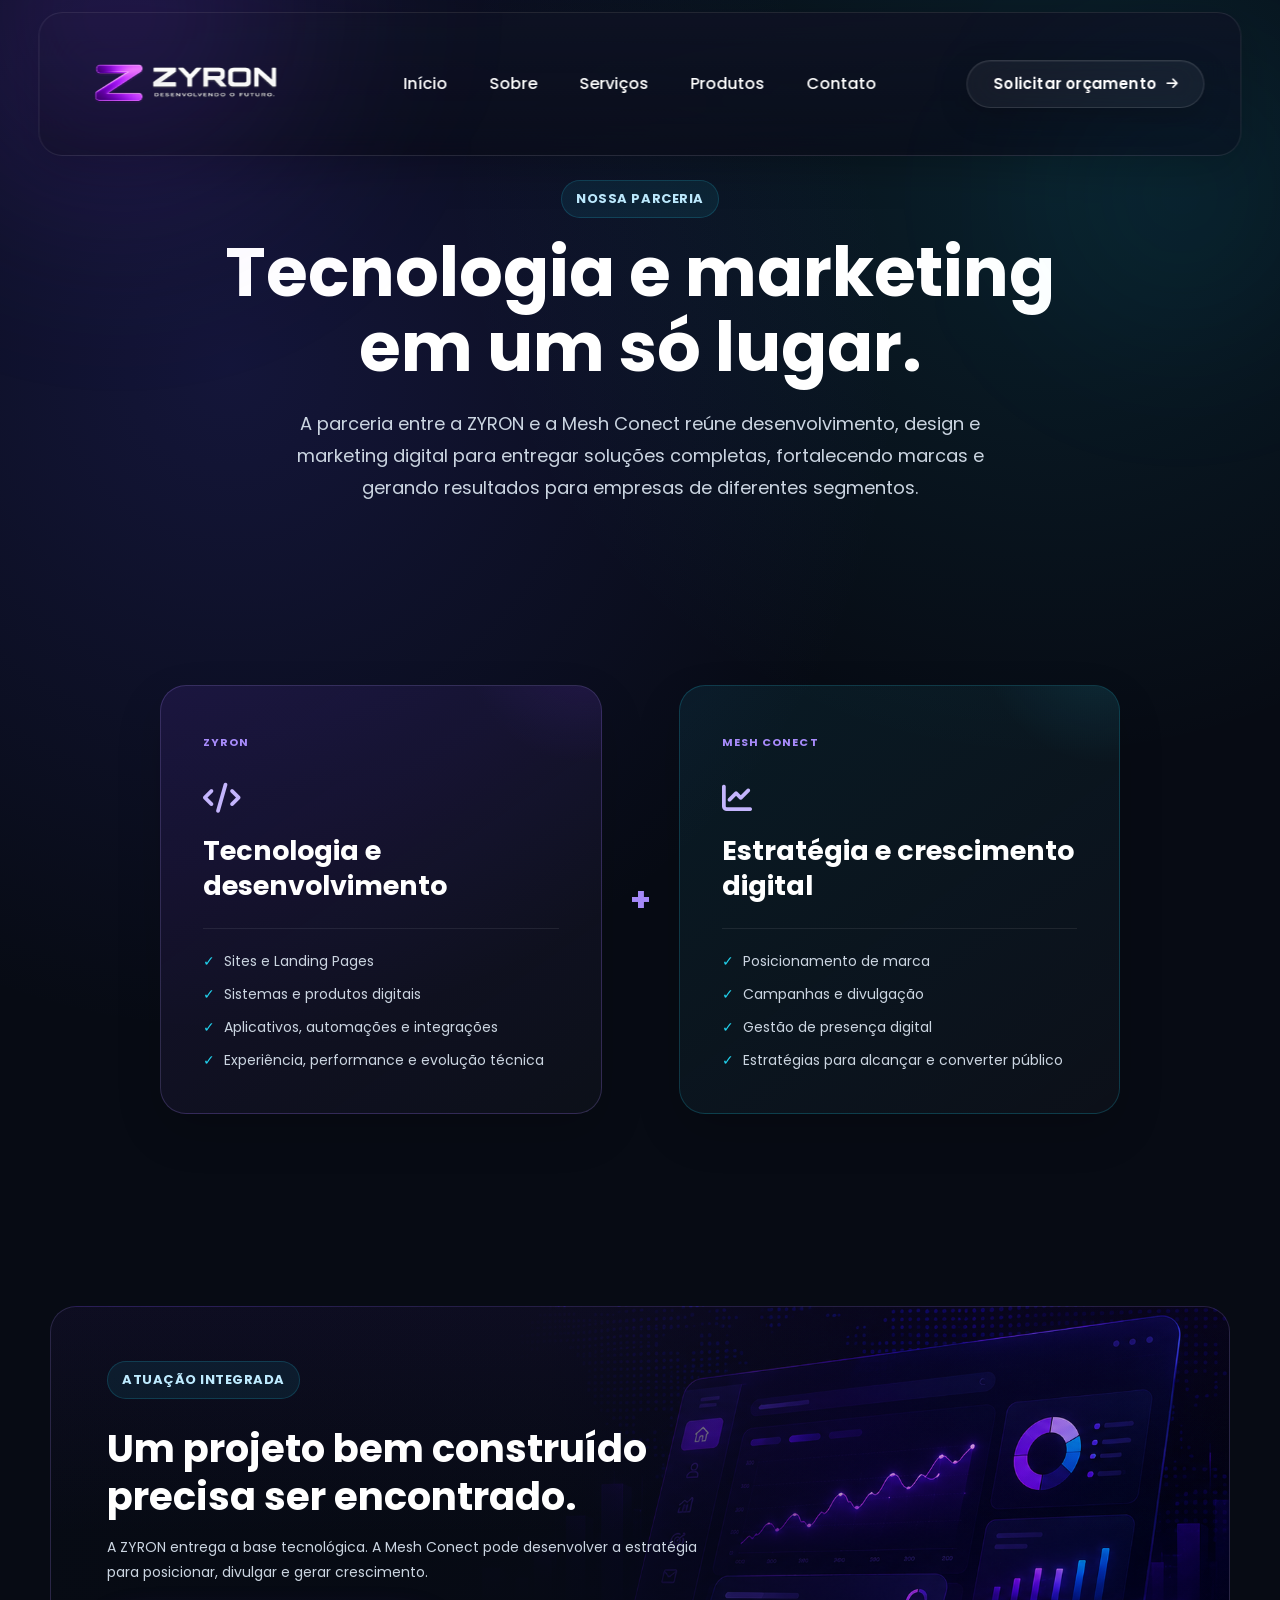
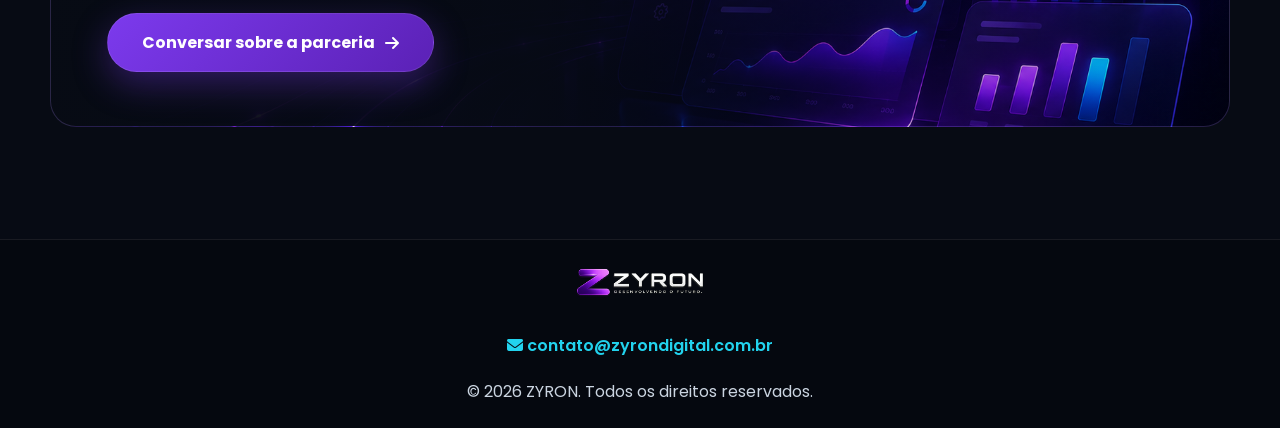
<file: mesh-conect.html>
<!DOCTYPE html>
<html lang="pt-BR">
<head>
    <meta charset="UTF-8">
    <meta name="viewport" content="width=device-width, initial-scale=1.0">

    <title>ZYRON + Mesh Conect | Tecnologia e Marketing</title>

    <meta name="description" content="Conheça a parceria entre a ZYRON e a Mesh Conect: tecnologia, desenvolvimento e marketing digital com responsabilidades claras.">
    <meta name="theme-color" content="#070B14">
    <link rel="canonical" href="https://zyrondigital.com.br/mesh-conect">
    <meta property="og:title" content="ZYRON + Mesh Conect | Tecnologia e Marketing"><meta property="og:description" content="Duas especialidades trabalhando em conjunto para fortalecer empresas no digital."><meta property="og:type" content="website"><meta property="og:url" content="https://zyrondigital.com.br/mesh-conect"><meta property="og:image" content="https://zyrondigital.com.br/assets/empresa/meshconect.png"><meta name="twitter:card" content="summary_large_image">

    <link rel="preconnect" href="https://fonts.googleapis.com">
    <link rel="preconnect" href="https://fonts.gstatic.com" crossorigin>

    <link href="https://fonts.googleapis.com/css2?family=Poppins:wght@300;400;500;600;700;800&display=swap" rel="stylesheet">

    <link rel="stylesheet" href="https://cdnjs.cloudflare.com/ajax/libs/font-awesome/6.7.2/css/all.min.css">

    <link rel="stylesheet" href="css/style.css?v=20260723u">

    <link rel="icon" type="image/png" sizes="512x512" href="assets/logo/favicon.png?v=20260728"><link rel="apple-touch-icon" sizes="180x180" href="assets/logo/apple-touch-icon.png?v=20260728">
</head>

<body>
    <a class="skip-link" href="#conteudo">Pular para o conteúdo</a>



    <!-- Header -->
    <header class="site-header" id="topo">

        <a href="index.html" class="brand" aria-label="Página inicial">
            <img src="assets/logo/logo-horizontal.png" alt="ZYRON" class="logo">
        </a>

        <button
            class="menu-toggle"
            aria-label="Abrir menu"
            aria-expanded="false" aria-controls="menu-principal">

            <i class="fa-solid fa-bars"></i>

        </button>

        <nav class="nav-menu" id="menu-principal" aria-label="Navegação principal">

            <a href="index.html">Início</a>
            <a href="sobre.html">Sobre</a>
            <a href="servicos.html">Serviços</a>
            <a href="produtos.html">Produtos</a>
            <a href="contato.html">Contato</a>

        </nav>

        <a
            class="header-btn"
            href="https://wa.me/5548996538492?text=Olá%2C%20equipe%20ZYRON!%20Vim%20através%20do%20site%20e%20tenho%20interesse%20em%20desenvolver%20um%20projeto%20com%20vocês.%20Gostaria%20de%20conversar%20para%20entender%20as%20possibilidades%20e%20solicitar%20um%20orçamento."
            target="_blank"
            rel="noopener noreferrer">

            Solicitar orçamento

            <i class="fa-solid fa-arrow-right"></i>

        </a>

    </header>

    <!-- Conteúdo -->
    <main id="conteudo">

        <section class="internal-hero">

            <div class="container">

             <span class="section-tag">
    NOSSA PARCERIA
</span>

<h1>
    Tecnologia e marketing em um só lugar.
</h1>

<p>
    A parceria entre a ZYRON e a Mesh Conect reúne desenvolvimento, design e marketing digital para entregar soluções completas, fortalecendo marcas e gerando resultados para empresas de diferentes segmentos.
</p>
            </div>

        </section>

        <section class="partnership-details reveal">
            <div class="partnership-card"><span>ZYRON</span><i class="fa-solid fa-code" aria-hidden="true"></i><h2>Tecnologia e desenvolvimento</h2><ul><li>Sites e Landing Pages</li><li>Sistemas e produtos digitais</li><li>Aplicativos, automações e integrações</li><li>Experiência, performance e evolução técnica</li></ul></div>
            <div class="partnership-plus" aria-hidden="true">+</div>
            <div class="partnership-card partnership-card--mesh"><span>MESH CONECT</span><i class="fa-solid fa-chart-line" aria-hidden="true"></i><h2>Estratégia e crescimento digital</h2><ul><li>Posicionamento de marca</li><li>Campanhas e divulgação</li><li>Gestão de presença digital</li><li>Estratégias para alcançar e converter público</li></ul></div>
        </section>
        <section class="partnership-band partnership-band--visual reveal"><div><span class="section-tag">ATUAÇÃO INTEGRADA</span><h2>Um projeto bem construído precisa ser encontrado.</h2><p>A ZYRON entrega a base tecnológica. A Mesh Conect pode desenvolver a estratégia para posicionar, divulgar e gerar crescimento.</p></div><a class="btn-cta" href="https://wa.me/5548996538492?text=Olá!%20Tenho%20interesse%20em%20uma%20solução%20com%20tecnologia%20da%20ZYRON%20e%20marketing%20da%20Mesh%20Conect." target="_blank" rel="noopener noreferrer">Conversar sobre a parceria <i class="fa-solid fa-arrow-right" aria-hidden="true"></i></a></section>

    </main>

    <!-- Botão topo -->
    <a href="#topo" class="top-button" aria-label="Voltar ao topo">
        <i class="fa-solid fa-arrow-up"></i>
    </a>

    <!-- Footer -->
    <footer>

        <a href="index.html" class="footer-brand" aria-label="ZYRON — voltar à página inicial"><img src="assets/logo/1logo-horizontal.png" class="logo" alt="ZYRON" width="145" height="36" loading="lazy"></a>


        <a href="mailto:contato@zyrondigital.com.br" class="footer-email">
            <i class="fa-solid fa-envelope"></i>
            contato@zyrondigital.com.br
        </a>

        <p>
            © 2026 ZYRON. Todos os direitos reservados.
        </p>

    </footer>

    <script src="js/script.js?v=20260723d"></script>

</body>
</html>
</file>
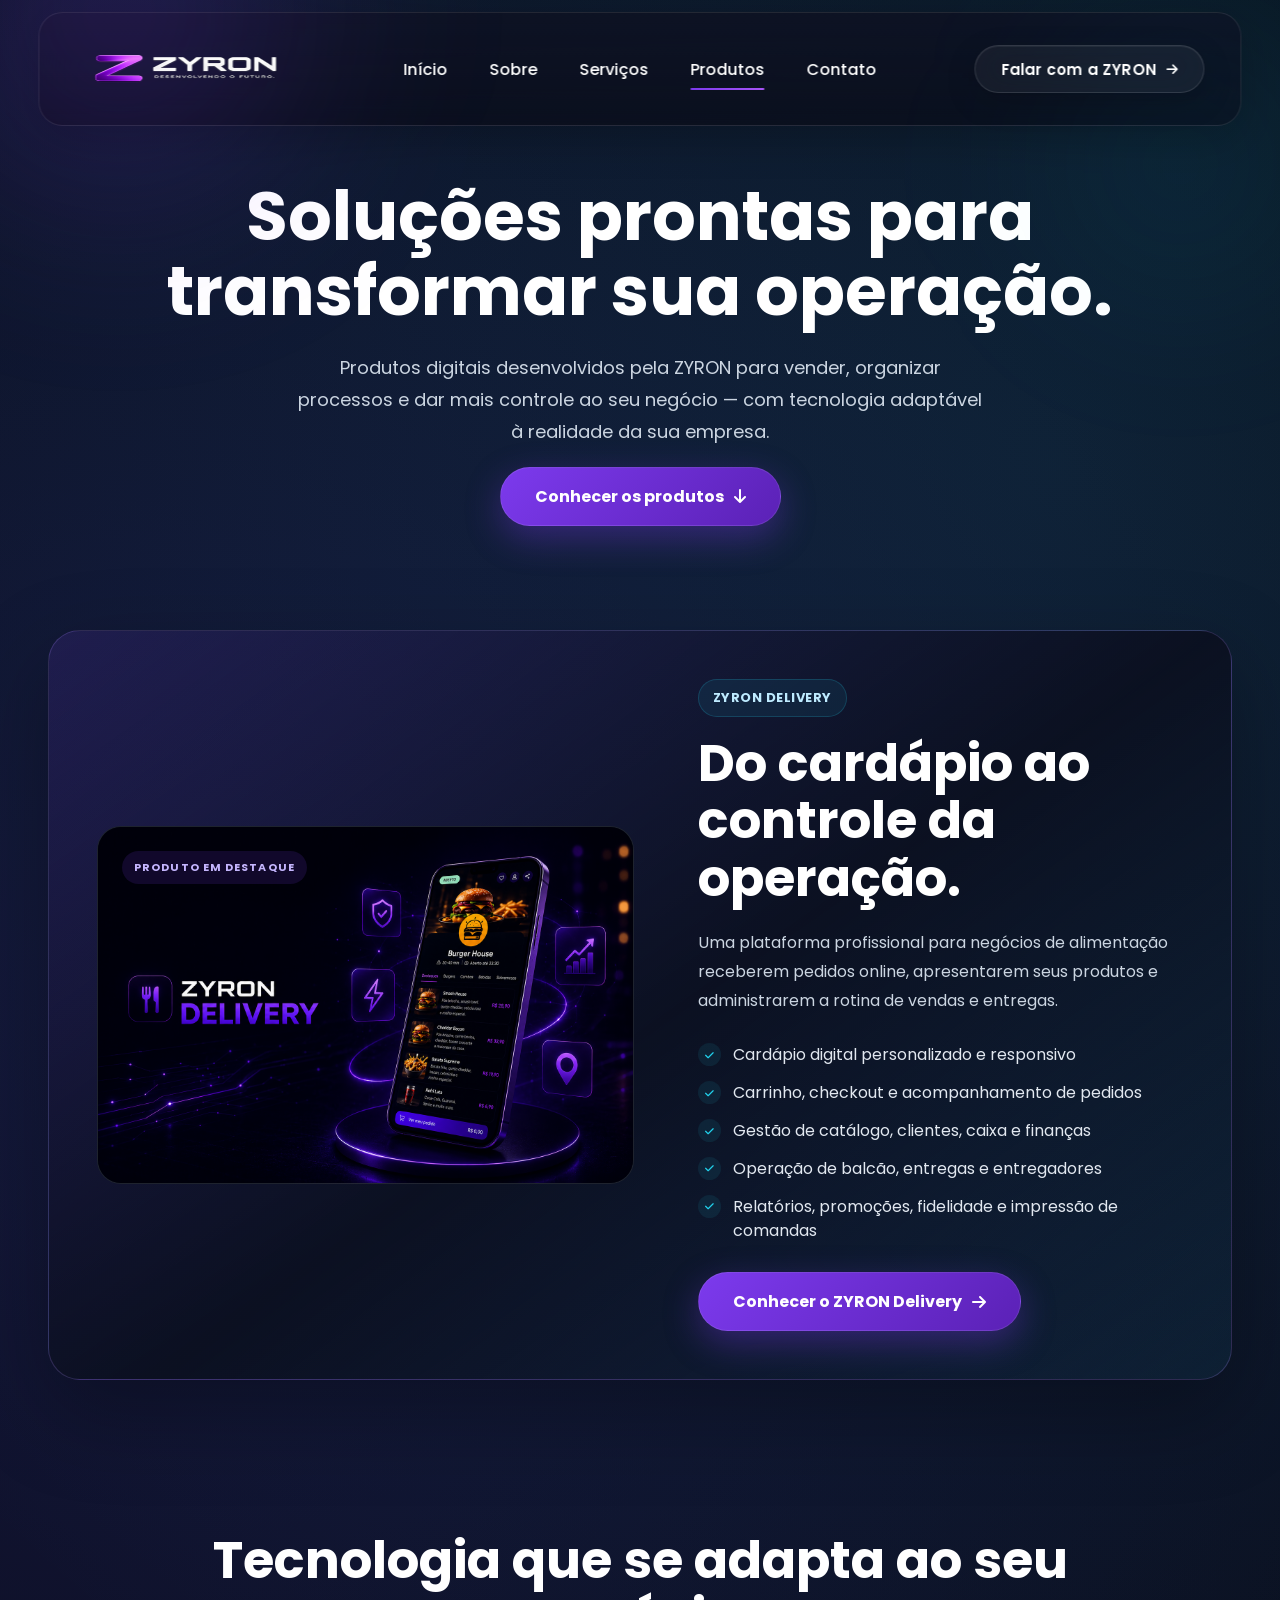
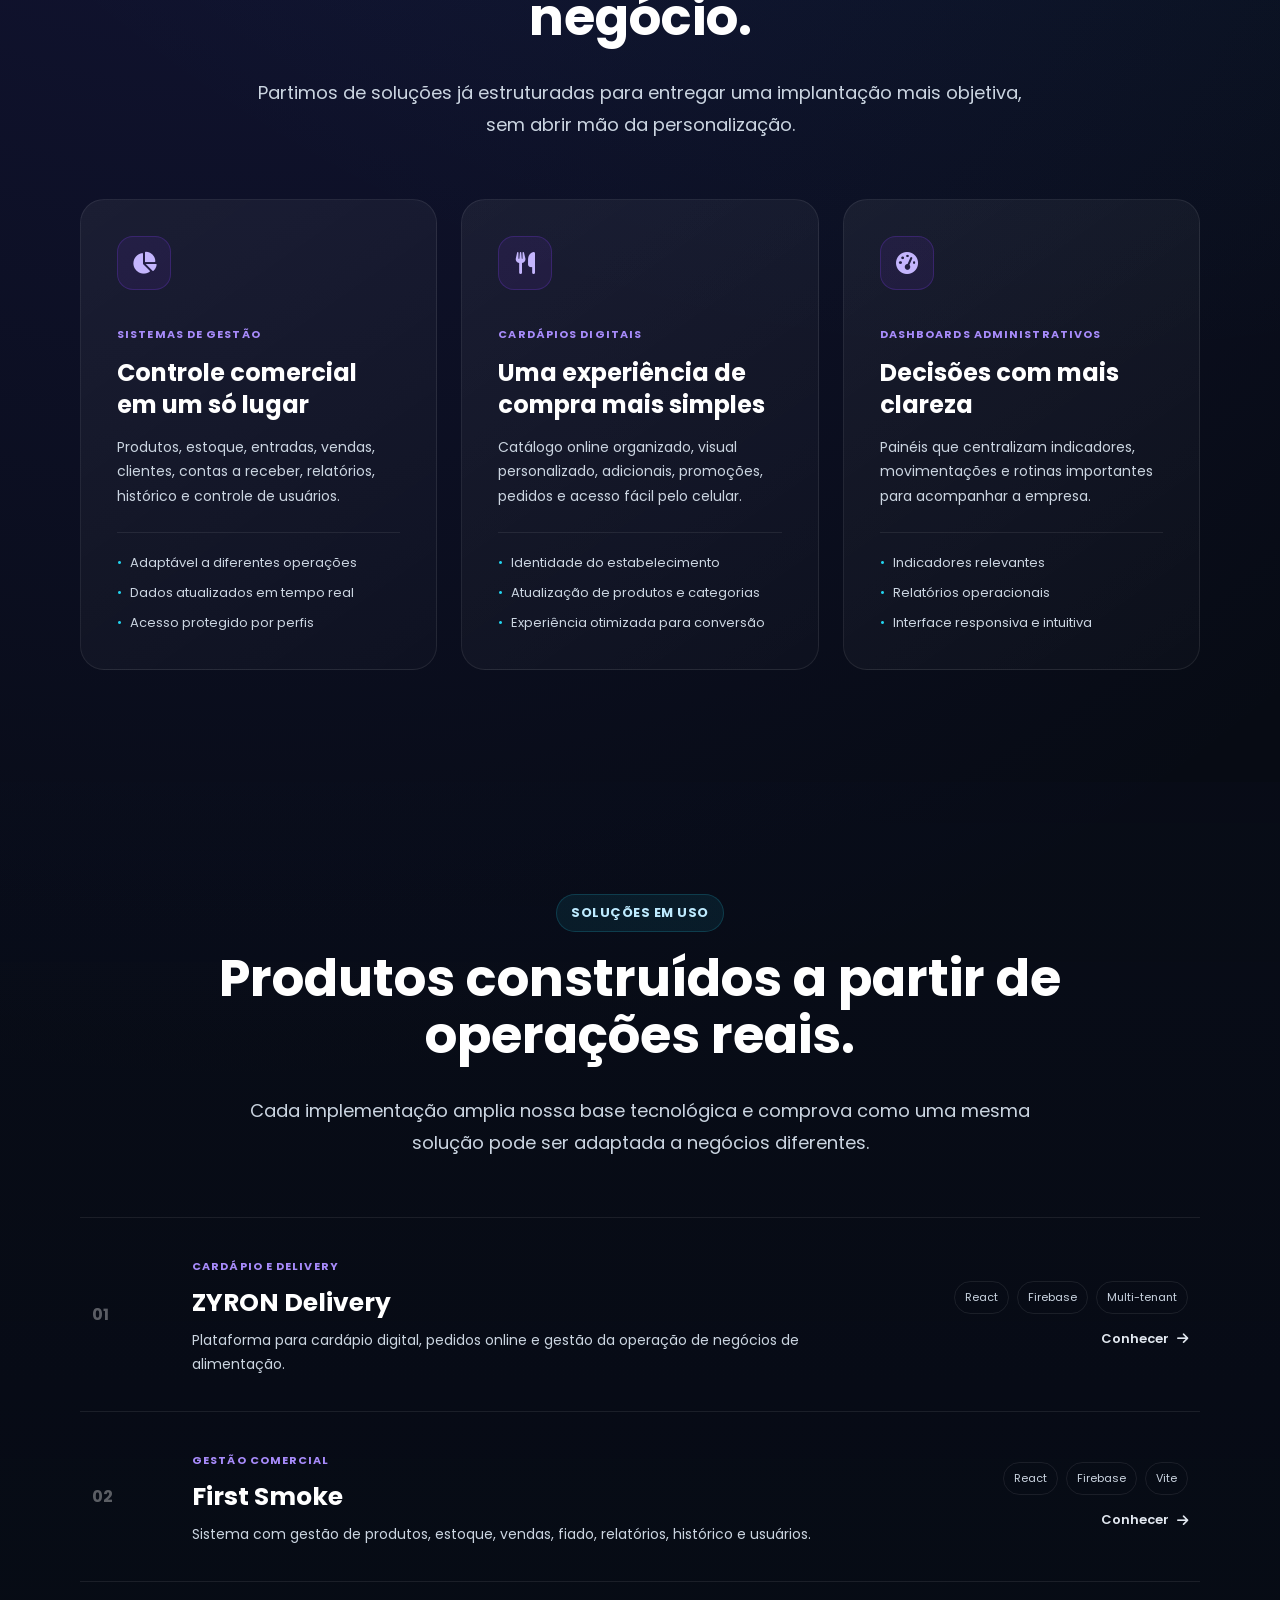
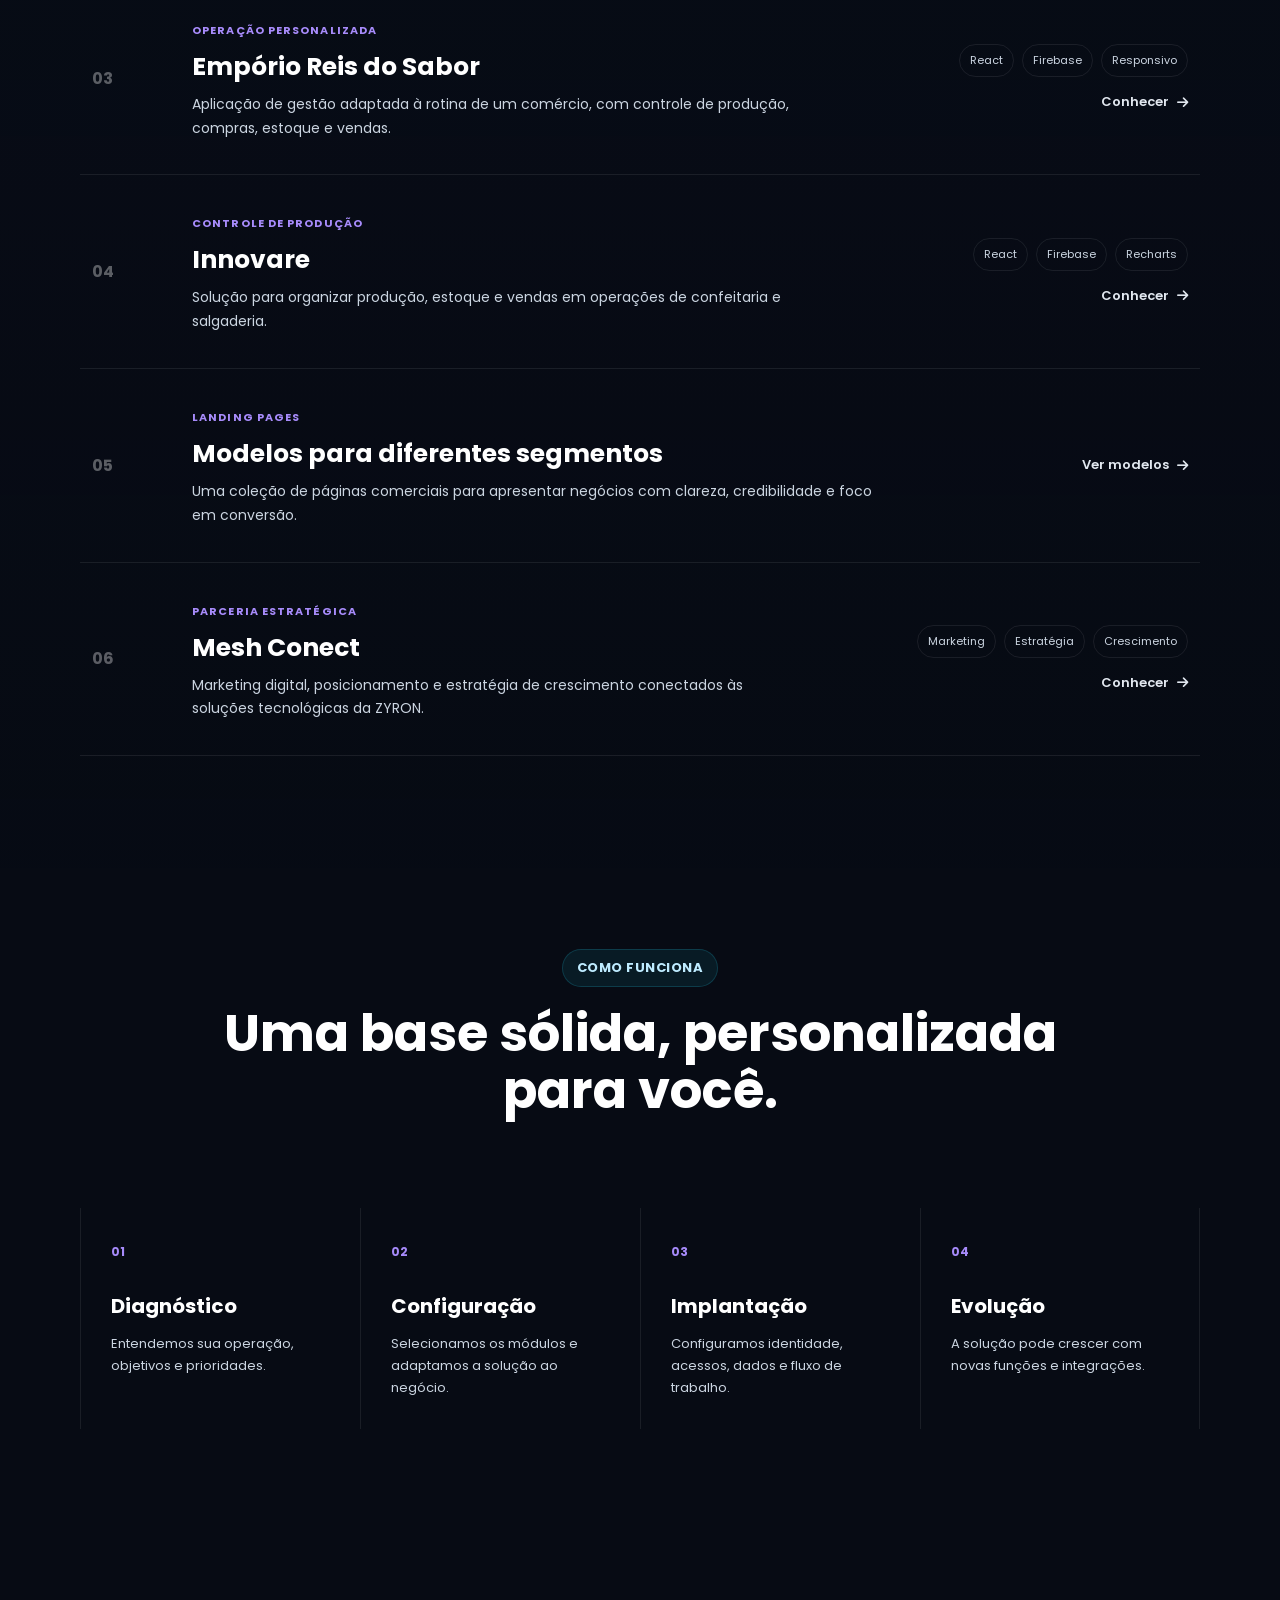
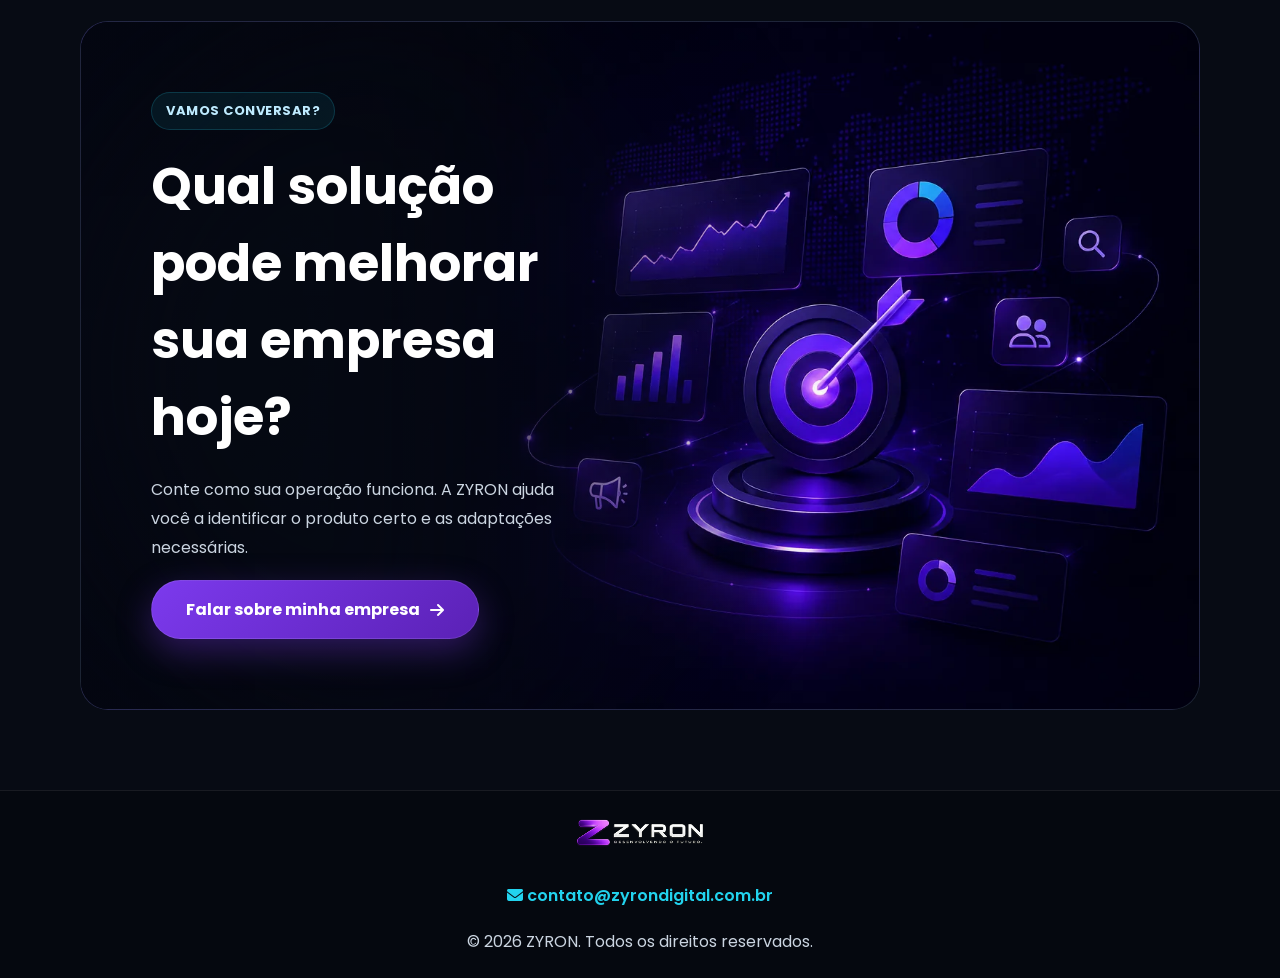
<file: produtos.html>
<!DOCTYPE html>
<html lang="pt-BR">
<head>
    <meta charset="UTF-8">
    <meta name="viewport" content="width=device-width, initial-scale=1.0">
    <title>Produtos Digitais e Sistemas | ZYRON</title>
    <meta name="description" content="Conheça o ZYRON Delivery e os sistemas de gestão, cardápios digitais e dashboards desenvolvidos pela ZYRON para modernizar empresas.">
    <meta name="theme-color" content="#070B14">
    <link rel="canonical" href="https://zyrondigital.com.br/produtos">
    <meta property="og:title" content="Produtos Digitais e Sistemas | ZYRON">
    <meta property="og:description" content="Soluções digitais estruturadas, personalizáveis e preparadas para a operação da sua empresa.">
    <meta property="og:type" content="website">
    <meta property="og:url" content="https://zyrondigital.com.br/produtos">
    <meta property="og:image" content="https://zyrondigital.com.br/assets/hero/dashboard.png">
    <meta name="twitter:card" content="summary_large_image">
    <link rel="preconnect" href="https://fonts.googleapis.com">
    <link rel="preconnect" href="https://fonts.gstatic.com" crossorigin>
    <link href="https://fonts.googleapis.com/css2?family=Poppins:wght@400;500;600;700;800&display=swap" rel="stylesheet">
    <link rel="stylesheet" href="https://cdnjs.cloudflare.com/ajax/libs/font-awesome/6.7.2/css/all.min.css">
    <link rel="stylesheet" href="css/style.css?v=20260723u">
    <link rel="icon" type="image/png" sizes="512x512" href="assets/logo/favicon.png?v=20260728"><link rel="apple-touch-icon" sizes="180x180" href="assets/logo/apple-touch-icon.png?v=20260728">
</head>
<body>
    <a class="skip-link" href="#conteudo">Pular para o conteúdo</a>
    <div id="loader"><img src="assets/logo/logo-horizontal.png" alt=""></div>

    <header class="site-header" id="topo">
        <a href="index.html" class="brand" aria-label="ZYRON — página inicial">
            <img src="assets/logo/logo-horizontal.png" alt="ZYRON" class="logo" width="220" height="76">
        </a>
        <button class="menu-toggle" aria-label="Abrir menu" aria-expanded="false" aria-controls="menu-principal">
            <i class="fa-solid fa-bars" aria-hidden="true"></i>
        </button>
        <nav class="nav-menu" id="menu-principal" aria-label="Navegação principal">
            <a href="index.html">Início</a>
            <a href="sobre.html">Sobre</a>
            <a href="servicos.html">Serviços</a>
            <a href="produtos.html" aria-current="page">Produtos</a>
            <a href="contato.html">Contato</a>
        </nav>
        <a class="header-btn" href="https://wa.me/5548996538492?text=Olá%2C%20equipe%20ZYRON!%20Quero%20conhecer%20as%20soluções%20digitais%20e%20entender%20qual%20produto%20é%20ideal%20para%20minha%20empresa." target="_blank" rel="noopener noreferrer">
            Falar com a ZYRON <i class="fa-solid fa-arrow-right" aria-hidden="true"></i>
        </a>
    </header>

    <main id="conteudo">
        <section class="internal-hero products-hero">
            <div class="container">
                <h1>Soluções prontas para transformar sua operação.</h1>
                <p>Produtos digitais desenvolvidos pela ZYRON para vender, organizar processos e dar mais controle ao seu negócio — com tecnologia adaptável à realidade da sua empresa.</p>
                <div class="hero-buttons hero-buttons--center">
                    <a class="btn-cta" href="#zyron-delivery">Conhecer os produtos <i class="fa-solid fa-arrow-down" aria-hidden="true"></i></a>
                </div>
            </div>
        </section>

        <section class="product-feature reveal" id="zyron-delivery">
            <div class="product-feature__visual">
                <span class="product-feature__label">PRODUTO EM DESTAQUE</span>
                <img src="assets/optimized/hero-dashboard.webp" alt="Painel administrativo do ZYRON Delivery" width="1536" height="1024">
            </div>
            <div class="product-feature__content">
                <span class="section-tag">ZYRON DELIVERY</span>
                <h2>Do cardápio ao controle da operação.</h2>
                <p>Uma plataforma profissional para negócios de alimentação receberem pedidos online, apresentarem seus produtos e administrarem a rotina de vendas e entregas.</p>
                <ul class="feature-list">
                    <li><i class="fa-solid fa-check" aria-hidden="true"></i> Cardápio digital personalizado e responsivo</li>
                    <li><i class="fa-solid fa-check" aria-hidden="true"></i> Carrinho, checkout e acompanhamento de pedidos</li>
                    <li><i class="fa-solid fa-check" aria-hidden="true"></i> Gestão de catálogo, clientes, caixa e finanças</li>
                    <li><i class="fa-solid fa-check" aria-hidden="true"></i> Operação de balcão, entregas e entregadores</li>
                    <li><i class="fa-solid fa-check" aria-hidden="true"></i> Relatórios, promoções, fidelidade e impressão de comandas</li>
                </ul>
                <a class="btn-cta" href="zyron-delivery.html">Conhecer o ZYRON Delivery <i class="fa-solid fa-arrow-right" aria-hidden="true"></i></a>
            </div>
        </section>

        <section class="product-suite reveal">
            <div class="section-heading">
                <h2 class="titulo">Tecnologia que se adapta ao seu negócio.</h2>
                <p class="subtitulo">Partimos de soluções já estruturadas para entregar uma implantação mais objetiva, sem abrir mão da personalização.</p>
            </div>
            <div class="product-grid">
                <article class="product-card product-card--management">
                    <div class="product-card__icon"><i class="fa-solid fa-chart-pie" aria-hidden="true"></i></div>
                    <span>SISTEMAS DE GESTÃO</span>
                    <h3>Controle comercial em um só lugar</h3>
                    <p>Produtos, estoque, entradas, vendas, clientes, contas a receber, relatórios, histórico e controle de usuários.</p>
                    <ul><li>Adaptável a diferentes operações</li><li>Dados atualizados em tempo real</li><li>Acesso protegido por perfis</li></ul>
                </article>
                <article class="product-card product-card--menu">
                    <div class="product-card__icon"><i class="fa-solid fa-utensils" aria-hidden="true"></i></div>
                    <span>CARDÁPIOS DIGITAIS</span>
                    <h3>Uma experiência de compra mais simples</h3>
                    <p>Catálogo online organizado, visual personalizado, adicionais, promoções, pedidos e acesso fácil pelo celular.</p>
                    <ul><li>Identidade do estabelecimento</li><li>Atualização de produtos e categorias</li><li>Experiência otimizada para conversão</li></ul>
                </article>
                <article class="product-card product-card--dashboard">
                    <div class="product-card__icon"><i class="fa-solid fa-gauge-high" aria-hidden="true"></i></div>
                    <span>DASHBOARDS ADMINISTRATIVOS</span>
                    <h3>Decisões com mais clareza</h3>
                    <p>Painéis que centralizam indicadores, movimentações e rotinas importantes para acompanhar a empresa.</p>
                    <ul><li>Indicadores relevantes</li><li>Relatórios operacionais</li><li>Interface responsiva e intuitiva</li></ul>
                </article>
            </div>
        </section>

        <section class="cases-section reveal">
            <div class="section-heading">
                <span class="section-tag">SOLUÇÕES EM USO</span>
                <h2 class="titulo">Produtos construídos a partir de operações reais.</h2>
                <p class="subtitulo">Cada implementação amplia nossa base tecnológica e comprova como uma mesma solução pode ser adaptada a negócios diferentes.</p>
            </div>
            <div class="case-list">
                <article class="case-item">
                    <span class="case-item__number">01</span>
                    <div><span class="case-item__type">CARDÁPIO E DELIVERY</span><h3>ZYRON Delivery</h3><p>Plataforma para cardápio digital, pedidos online e gestão da operação de negócios de alimentação.</p></div>
                    <div class="case-item__stack"><span>React</span><span>Firebase</span><span>Multi-tenant</span><a class="text-link" href="zyron-delivery.html">Conhecer <i class="fa-solid fa-arrow-right"></i></a></div>
                </article>
                <article class="case-item">
                    <span class="case-item__number">02</span>
                    <div><span class="case-item__type">GESTÃO COMERCIAL</span><h3>First Smoke</h3><p>Sistema com gestão de produtos, estoque, vendas, fiado, relatórios, histórico e usuários.</p></div>
                    <div class="case-item__stack"><span>React</span><span>Firebase</span><span>Vite</span><a class="text-link" href="first-smoke.html">Conhecer <i class="fa-solid fa-arrow-right"></i></a></div>
                </article>
                <article class="case-item">
                    <span class="case-item__number">03</span>
                    <div><span class="case-item__type">OPERAÇÃO PERSONALIZADA</span><h3>Empório Reis do Sabor</h3><p>Aplicação de gestão adaptada à rotina de um comércio, com controle de produção, compras, estoque e vendas.</p></div>
                    <div class="case-item__stack"><span>React</span><span>Firebase</span><span>Responsivo</span><a class="text-link" href="emporio-reis-do-sabor.html">Conhecer <i class="fa-solid fa-arrow-right"></i></a></div>
                </article>
                <article class="case-item">
                    <span class="case-item__number">04</span>
                    <div><span class="case-item__type">CONTROLE DE PRODUÇÃO</span><h3>Innovare</h3><p>Solução para organizar produção, estoque e vendas em operações de confeitaria e salgaderia.</p></div>
                    <div class="case-item__stack"><span>React</span><span>Firebase</span><span>Recharts</span><a class="text-link" href="innovare.html">Conhecer <i class="fa-solid fa-arrow-right"></i></a></div>
                </article>
                <article class="case-item">
                    <span class="case-item__number">05</span>
                    <div><span class="case-item__type">LANDING PAGES</span><h3>Modelos para diferentes segmentos</h3><p>Uma coleção de páginas comerciais para apresentar negócios com clareza, credibilidade e foco em conversão.</p></div>
                    <a class="text-link" href="landing-pages.html">Ver modelos <i class="fa-solid fa-arrow-right" aria-hidden="true"></i></a>
                </article>
                <article class="case-item">
                    <span class="case-item__number">06</span>
                    <div><span class="case-item__type">PARCERIA ESTRATÉGICA</span><h3>Mesh Conect</h3><p>Marketing digital, posicionamento e estratégia de crescimento conectados às soluções tecnológicas da ZYRON.</p></div>
                    <div class="case-item__stack"><span>Marketing</span><span>Estratégia</span><span>Crescimento</span><a class="text-link" href="mesh-conect.html">Conhecer <i class="fa-solid fa-arrow-right" aria-hidden="true"></i></a></div>
                </article>
            </div>
        </section>

        <section class="process-section reveal">
            <div class="section-heading">
                <span class="section-tag">COMO FUNCIONA</span>
                <h2 class="titulo">Uma base sólida, personalizada para você.</h2>
            </div>
            <ol class="process-grid">
                <li><span>01</span><h3>Diagnóstico</h3><p>Entendemos sua operação, objetivos e prioridades.</p></li>
                <li><span>02</span><h3>Configuração</h3><p>Selecionamos os módulos e adaptamos a solução ao negócio.</p></li>
                <li><span>03</span><h3>Implantação</h3><p>Configuramos identidade, acessos, dados e fluxo de trabalho.</p></li>
                <li><span>04</span><h3>Evolução</h3><p>A solução pode crescer com novas funções e integrações.</p></li>
            </ol>
        </section>

        <section class="cta reveal">
            <div class="cta-container product-cta product-cta--visual">
                <div class="cta-content">
                    <span class="section-tag">VAMOS CONVERSAR?</span>
                    <h2>Qual solução pode melhorar sua empresa hoje?</h2>
                    <p>Conte como sua operação funciona. A ZYRON ajuda você a identificar o produto certo e as adaptações necessárias.</p>
                    <a class="btn-cta" href="https://wa.me/5548996538492?text=Olá%2C%20equipe%20ZYRON!%20Quero%20conversar%20sobre%20um%20produto%20digital%20para%20minha%20empresa." target="_blank" rel="noopener noreferrer">Falar sobre minha empresa <i class="fa-solid fa-arrow-right" aria-hidden="true"></i></a>
                </div>
                <img src="assets/optimized/cta-produtos.webp" alt="" width="1536" height="1024" aria-hidden="true">
            </div>
        </section>
    </main>

    <a href="#topo" class="top-button" aria-label="Voltar ao topo"><i class="fa-solid fa-arrow-up" aria-hidden="true"></i></a>
    <footer>
        <a href="index.html" class="footer-brand" aria-label="ZYRON — voltar à página inicial"><img src="assets/logo/1logo-horizontal.png" class="logo" alt="ZYRON" width="145" height="36" loading="lazy"></a>
        <a href="mailto:contato@zyrondigital.com.br" class="footer-email"><i class="fa-solid fa-envelope" aria-hidden="true"></i> contato@zyrondigital.com.br</a>
        <p>© 2026 ZYRON. Todos os direitos reservados.</p>
    </footer>
    <script src="js/script.js?v=20260723d"></script>
</body>
</html>
</file>
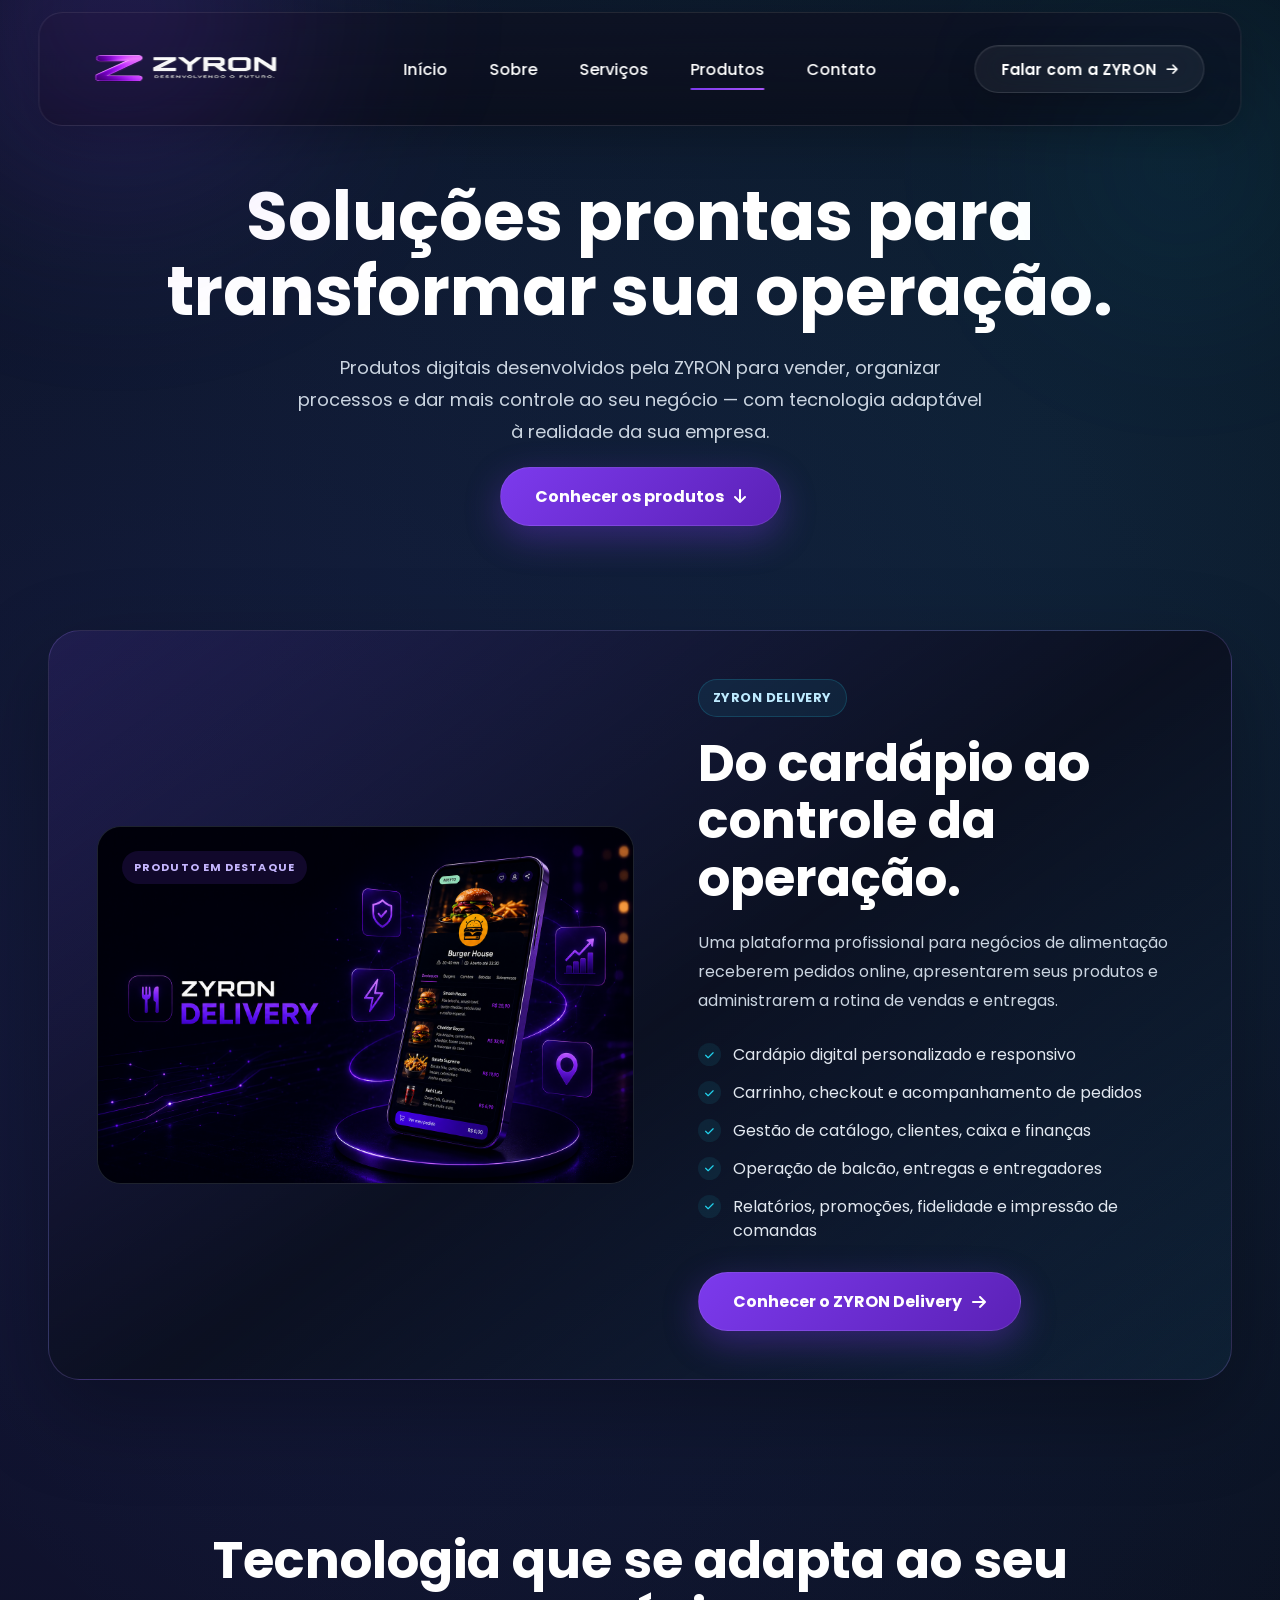
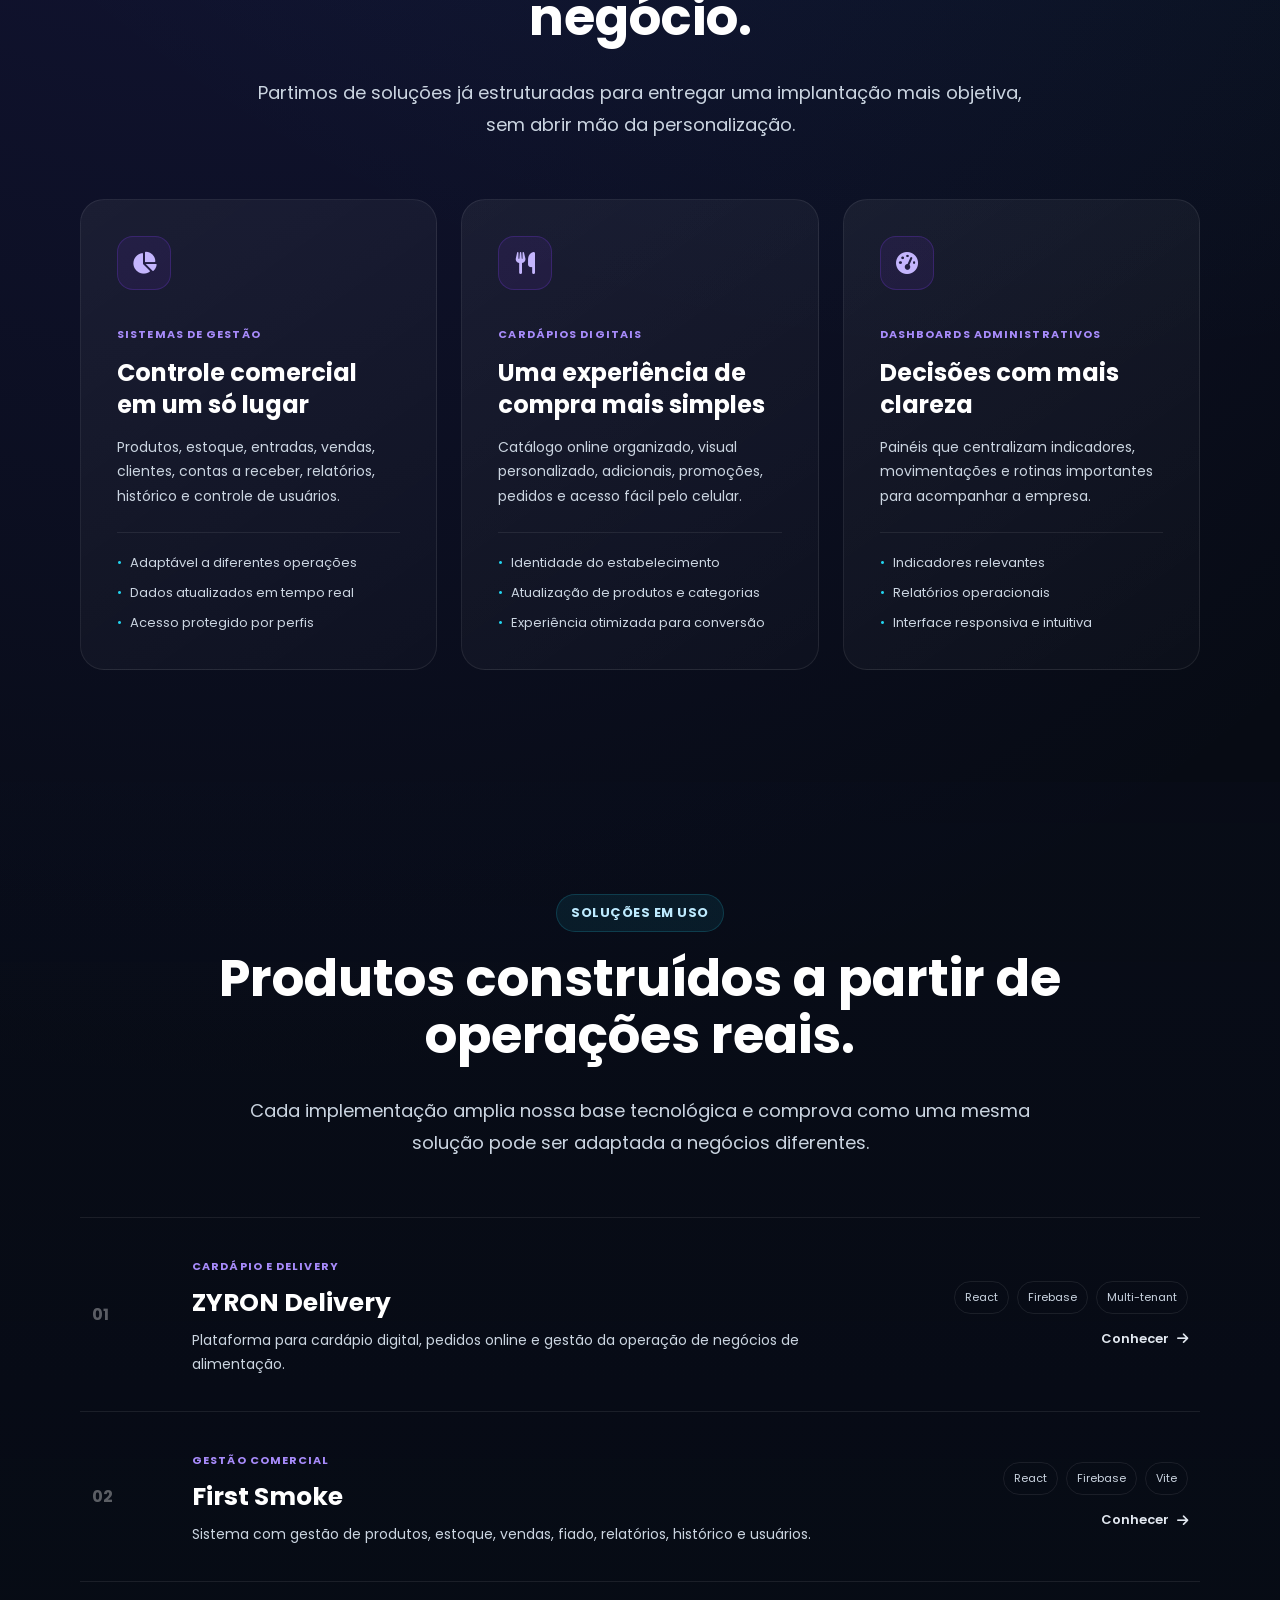
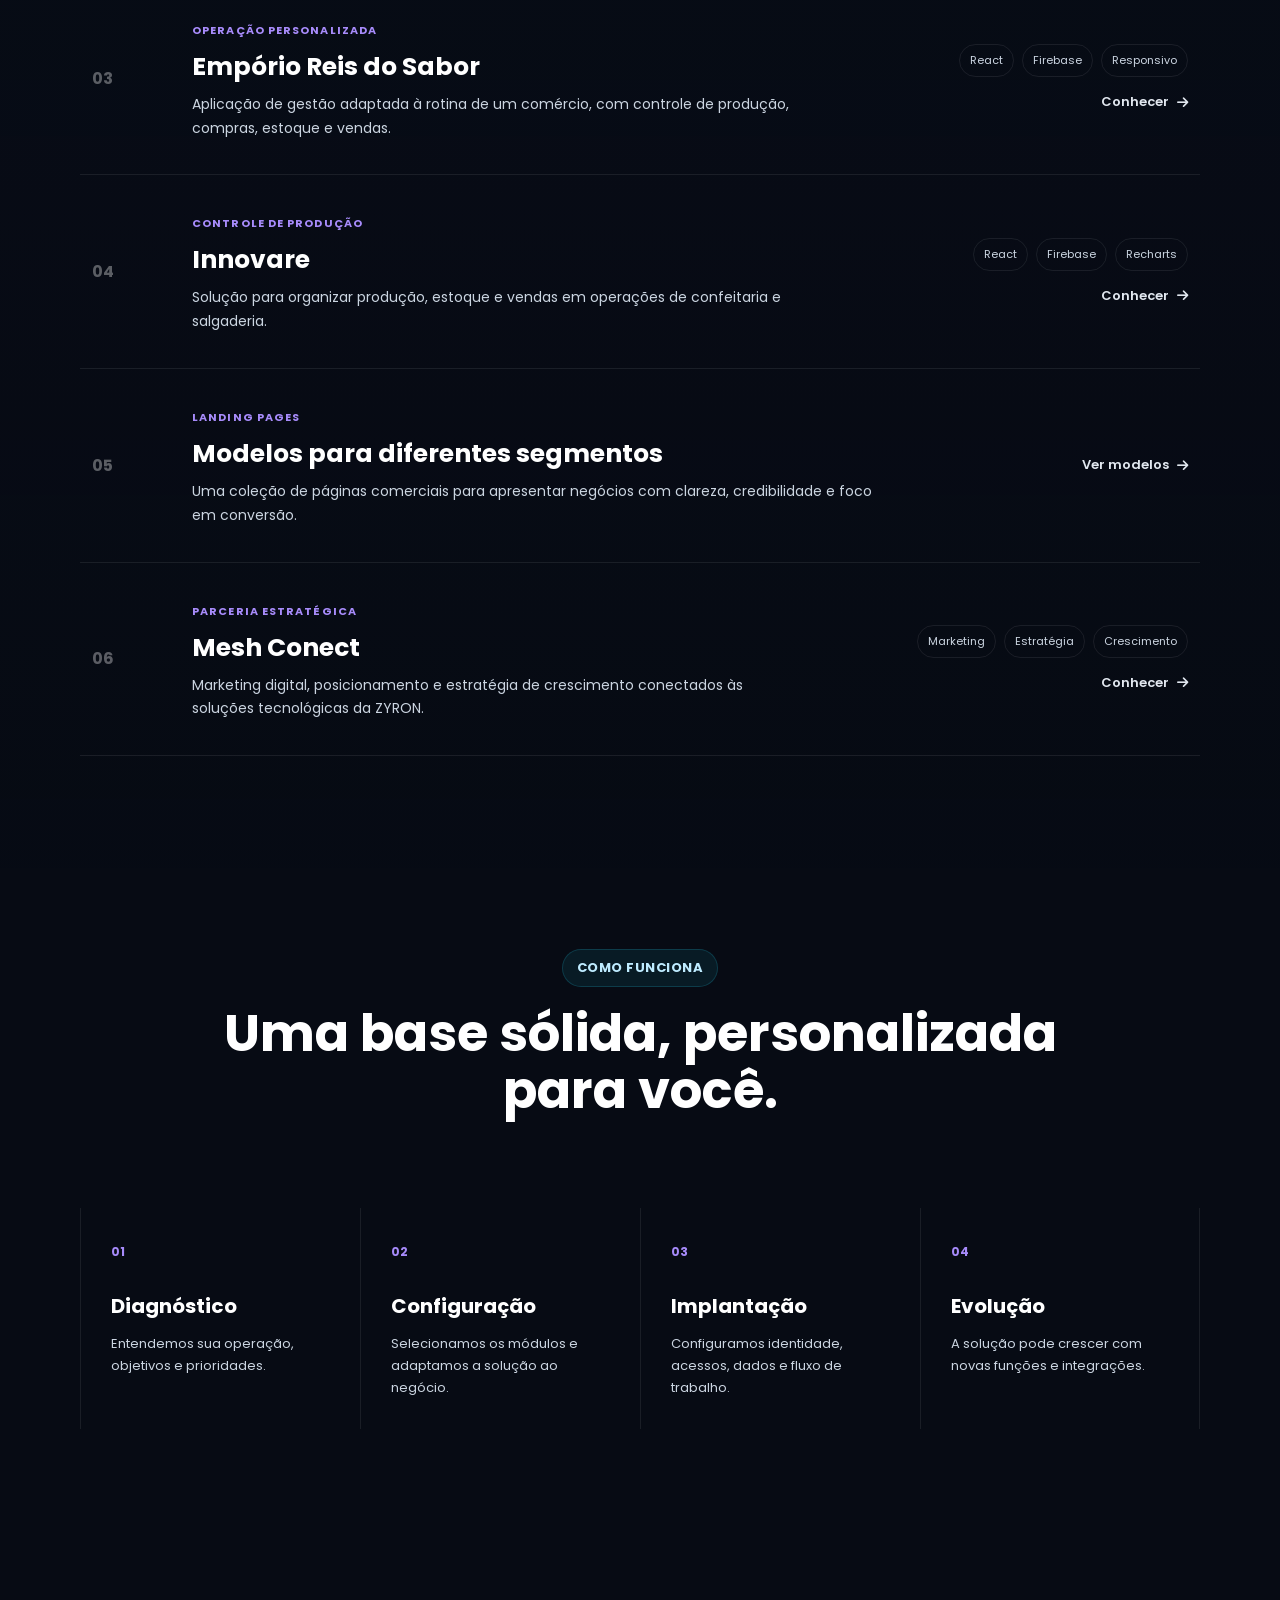
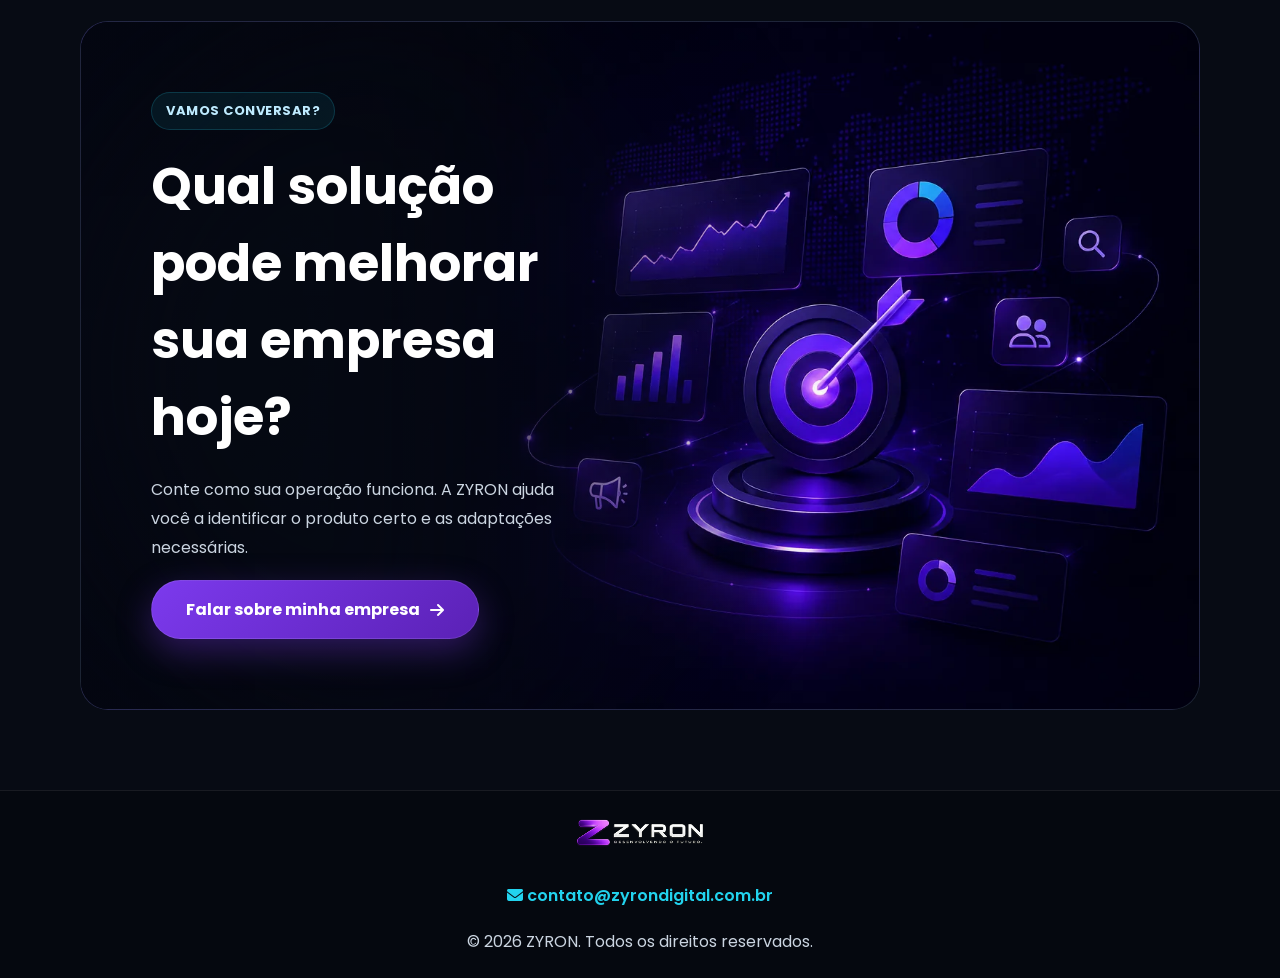
<file: projetos.html>
<!DOCTYPE html>
<html lang="pt-BR">
<head>
    <meta charset="UTF-8">
    <meta name="viewport" content="width=device-width, initial-scale=1.0">
    <title>Produtos ZYRON</title>
    <meta name="robots" content="noindex">
    <link rel="canonical" href="https://zyrondigital.com.br/produtos">
    <meta http-equiv="refresh" content="0; url=produtos.html">
</head>
<body>
    <p>Esta página mudou. <a href="produtos.html">Conheça os produtos da ZYRON</a>.</p>
    <script>window.location.replace('produtos.html');</script>
</body>
</html>
</file>
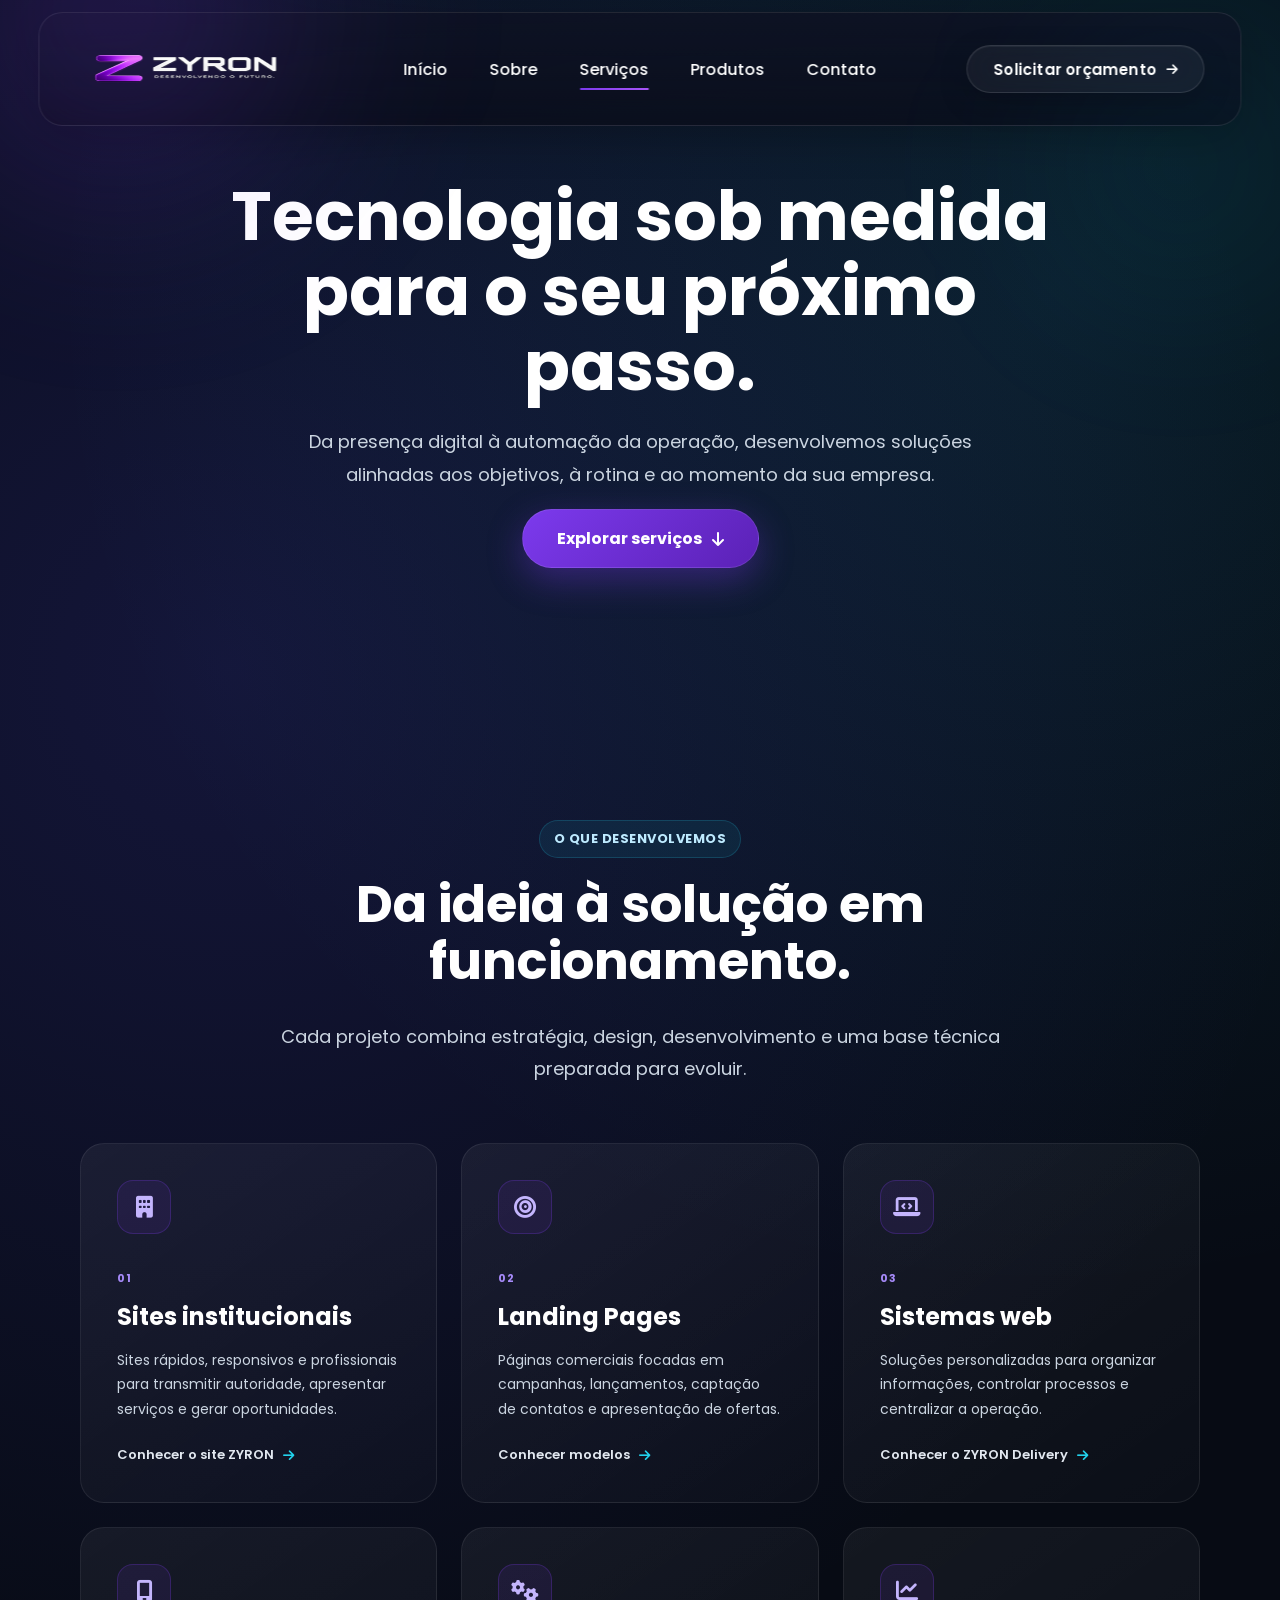
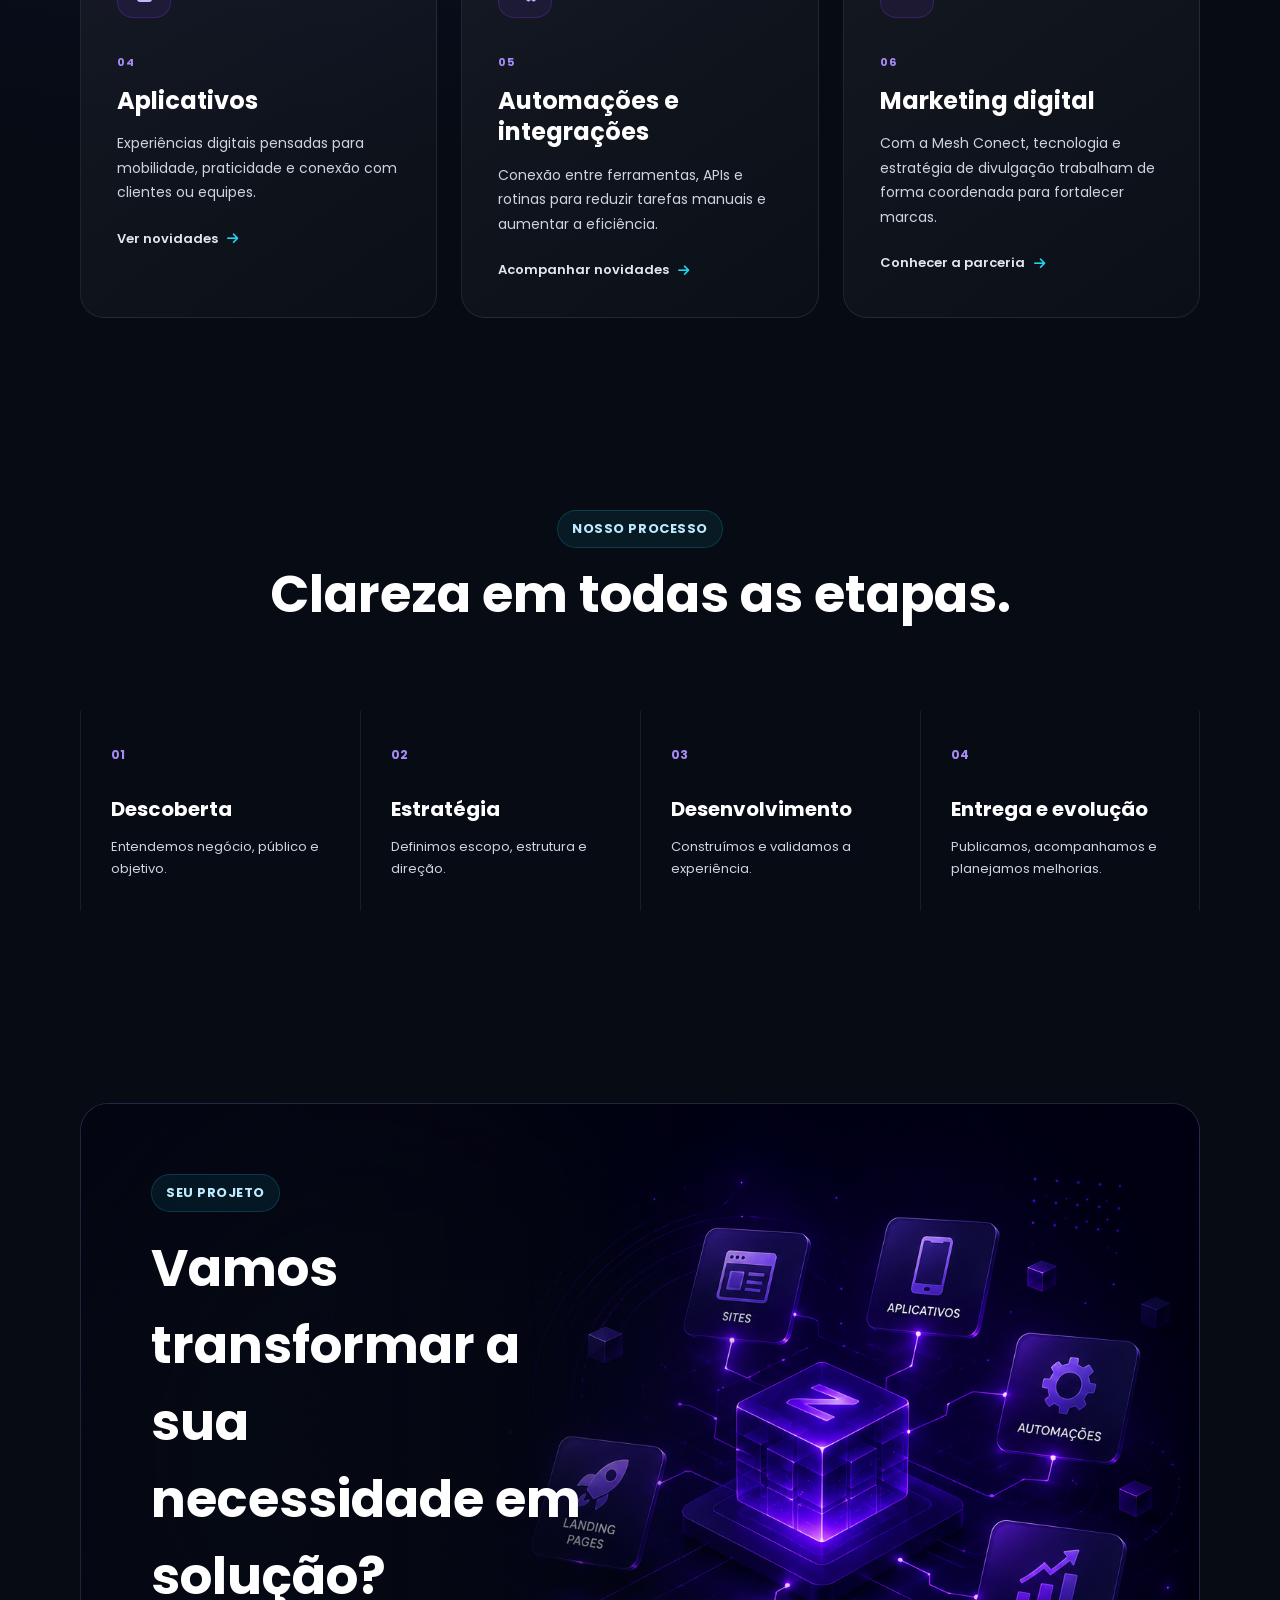
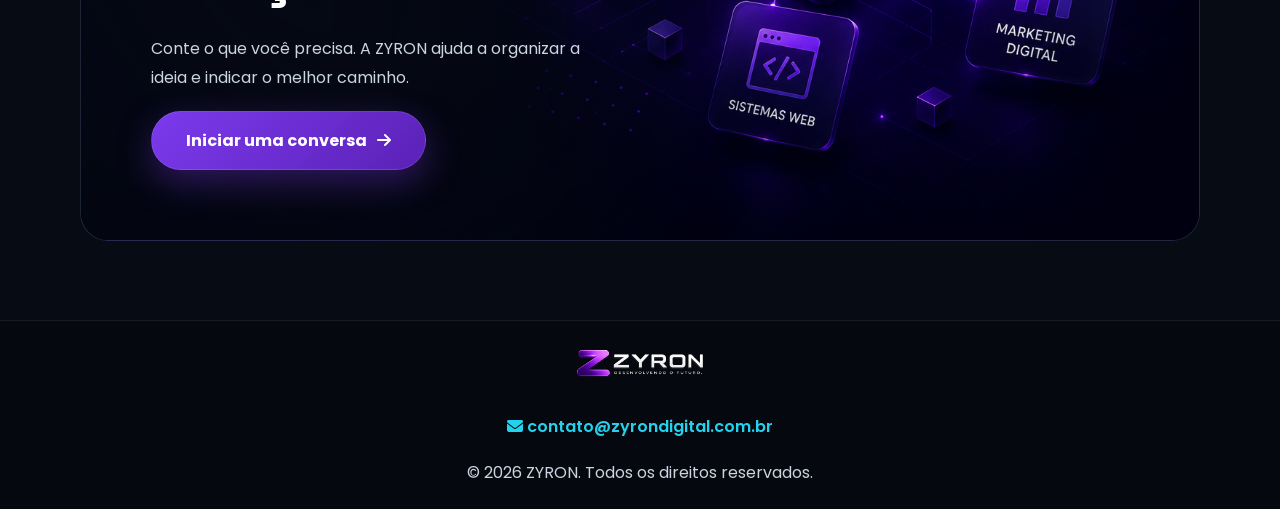
<file: servicos.html>
<!DOCTYPE html><html lang="pt-BR"><head>
<meta charset="UTF-8"><meta name="viewport" content="width=device-width, initial-scale=1.0">
<title>Serviços de Desenvolvimento Digital | ZYRON</title>
<meta name="description" content="Sites, landing pages, sistemas web, aplicativos, automações e integrações desenvolvidos pela ZYRON para empresas.">
<meta name="theme-color" content="#070B14"><link rel="canonical" href="https://zyrondigital.com.br/servicos">
<meta property="og:title" content="Serviços de Desenvolvimento Digital | ZYRON"><meta property="og:description" content="Tecnologia sob medida para transformar ideias e processos em soluções digitais eficientes."><meta property="og:type" content="website"><meta property="og:url" content="https://zyrondigital.com.br/servicos"><meta property="og:image" content="https://zyrondigital.com.br/assets/hero/hero-composition.png"><meta name="twitter:card" content="summary_large_image">
<link rel="preconnect" href="https://fonts.googleapis.com"><link rel="preconnect" href="https://fonts.gstatic.com" crossorigin><link href="https://fonts.googleapis.com/css2?family=Poppins:wght@400;500;600;700;800&display=swap" rel="stylesheet"><link rel="stylesheet" href="https://cdnjs.cloudflare.com/ajax/libs/font-awesome/6.7.2/css/all.min.css"><link rel="stylesheet" href="css/style.css?v=20260728e"><link rel="icon" type="image/png" sizes="512x512" href="assets/logo/favicon.png?v=20260728"><link rel="apple-touch-icon" sizes="180x180" href="assets/logo/apple-touch-icon.png?v=20260728"></head>
<body><a class="skip-link" href="#conteudo">Pular para o conteúdo</a><div id="loader"><img src="assets/logo/logo-horizontal.png" alt=""></div>
<header class="site-header" id="topo"><a href="index.html" class="brand" aria-label="ZYRON — página inicial"><img src="assets/logo/logo-horizontal.png" alt="ZYRON" class="logo" width="220" height="76"></a><button class="menu-toggle" aria-label="Abrir menu" aria-expanded="false" aria-controls="menu-principal"><i class="fa-solid fa-bars" aria-hidden="true"></i></button><nav class="nav-menu" id="menu-principal" aria-label="Navegação principal"><a href="index.html">Início</a><a href="sobre.html">Sobre</a><a href="servicos.html" aria-current="page">Serviços</a><a href="produtos.html">Produtos</a><a href="contato.html">Contato</a></nav><a class="header-btn" href="https://wa.me/5548996538492?text=Olá%2C%20equipe%20ZYRON!%20Quero%20conversar%20sobre%20um%20projeto%20digital." target="_blank" rel="noopener noreferrer">Solicitar orçamento <i class="fa-solid fa-arrow-right" aria-hidden="true"></i></a></header>
<main id="conteudo">
<section class="internal-hero"><div class="container"><h1>Tecnologia sob medida para o seu próximo passo.</h1><p>Da presença digital à automação da operação, desenvolvemos soluções alinhadas aos objetivos, à rotina e ao momento da sua empresa.</p><div class="hero-buttons hero-buttons--center"><a class="btn-cta" href="#solucoes">Explorar serviços <i class="fa-solid fa-arrow-down" aria-hidden="true"></i></a></div></div></section>
<section class="service-catalog reveal" id="solucoes"><div class="section-heading"><span class="section-tag">O QUE DESENVOLVEMOS</span><h2 class="titulo">Da ideia à solução em funcionamento.</h2><p class="subtitulo">Cada projeto combina estratégia, design, desenvolvimento e uma base técnica preparada para evoluir.</p></div><div class="services-detail-grid">
<article><i class="fa-solid fa-building" aria-hidden="true"></i><span>01</span><h3>Sites institucionais</h3><p>Sites rápidos, responsivos e profissionais para transmitir autoridade, apresentar serviços e gerar oportunidades.</p><a href="https://zyrondigital.com.br">Conhecer o site ZYRON <i class="fa-solid fa-arrow-right" aria-hidden="true"></i></a></article>
<article><i class="fa-solid fa-bullseye" aria-hidden="true"></i><span>02</span><h3>Landing Pages</h3><p>Páginas comerciais focadas em campanhas, lançamentos, captação de contatos e apresentação de ofertas.</p><a href="landing-pages.html">Conhecer modelos <i class="fa-solid fa-arrow-right" aria-hidden="true"></i></a></article>
<article><i class="fa-solid fa-laptop-code" aria-hidden="true"></i><span>03</span><h3>Sistemas web</h3><p>Soluções personalizadas para organizar informações, controlar processos e centralizar a operação.</p><a href="https://delivery.zyrondigital.com.br">Conhecer o ZYRON Delivery <i class="fa-solid fa-arrow-right" aria-hidden="true"></i></a></article>
<article><i class="fa-solid fa-mobile-screen" aria-hidden="true"></i><span>04</span><h3>Aplicativos</h3><p>Experiências digitais pensadas para mobilidade, praticidade e conexão com clientes ou equipes.</p><a href="aplicativos.html">Ver novidades <i class="fa-solid fa-arrow-right" aria-hidden="true"></i></a></article>
<article><i class="fa-solid fa-gears" aria-hidden="true"></i><span>05</span><h3>Automações e integrações</h3><p>Conexão entre ferramentas, APIs e rotinas para reduzir tarefas manuais e aumentar a eficiência.</p><a href="automacoes-integracoes.html">Acompanhar novidades <i class="fa-solid fa-arrow-right" aria-hidden="true"></i></a></article>
<article><i class="fa-solid fa-chart-line" aria-hidden="true"></i><span>06</span><h3>Marketing digital</h3><p>Com a Mesh Conect, tecnologia e estratégia de divulgação trabalham de forma coordenada para fortalecer marcas.</p><a href="mesh-conect.html">Conhecer a parceria <i class="fa-solid fa-arrow-right" aria-hidden="true"></i></a></article>
</div></section>
<section class="process-section reveal"><div class="section-heading"><span class="section-tag">NOSSO PROCESSO</span><h2 class="titulo">Clareza em todas as etapas.</h2></div><ol class="process-grid"><li><span>01</span><h3>Descoberta</h3><p>Entendemos negócio, público e objetivo.</p></li><li><span>02</span><h3>Estratégia</h3><p>Definimos escopo, estrutura e direção.</p></li><li><span>03</span><h3>Desenvolvimento</h3><p>Construímos e validamos a experiência.</p></li><li><span>04</span><h3>Entrega e evolução</h3><p>Publicamos, acompanhamos e planejamos melhorias.</p></li></ol></section>
<section class="cta reveal"><div class="cta-container product-cta product-cta--visual"><div class="cta-content"><span class="section-tag">SEU PROJETO</span><h2>Vamos transformar a sua necessidade em solução?</h2><p>Conte o que você precisa. A ZYRON ajuda a organizar a ideia e indicar o melhor caminho.</p><a class="btn-cta" href="contato.html">Iniciar uma conversa <i class="fa-solid fa-arrow-right" aria-hidden="true"></i></a></div><img src="assets/cta/cta-servicos.webp" alt="" aria-hidden="true" loading="lazy"></div></section>
</main><a href="#topo" class="top-button" aria-label="Voltar ao topo"><i class="fa-solid fa-arrow-up" aria-hidden="true"></i></a><footer><a href="index.html" class="footer-brand" aria-label="ZYRON — voltar à página inicial"><img src="assets/logo/1logo-horizontal.png" class="logo" alt="ZYRON" width="145" height="36" loading="lazy"></a><a href="mailto:contato@zyrondigital.com.br" class="footer-email"><i class="fa-solid fa-envelope" aria-hidden="true"></i> contato@zyrondigital.com.br</a><p>© 2026 ZYRON. Todos os direitos reservados.</p></footer><script src="js/script.js?v=20260728b"></script></body></html>
</file>
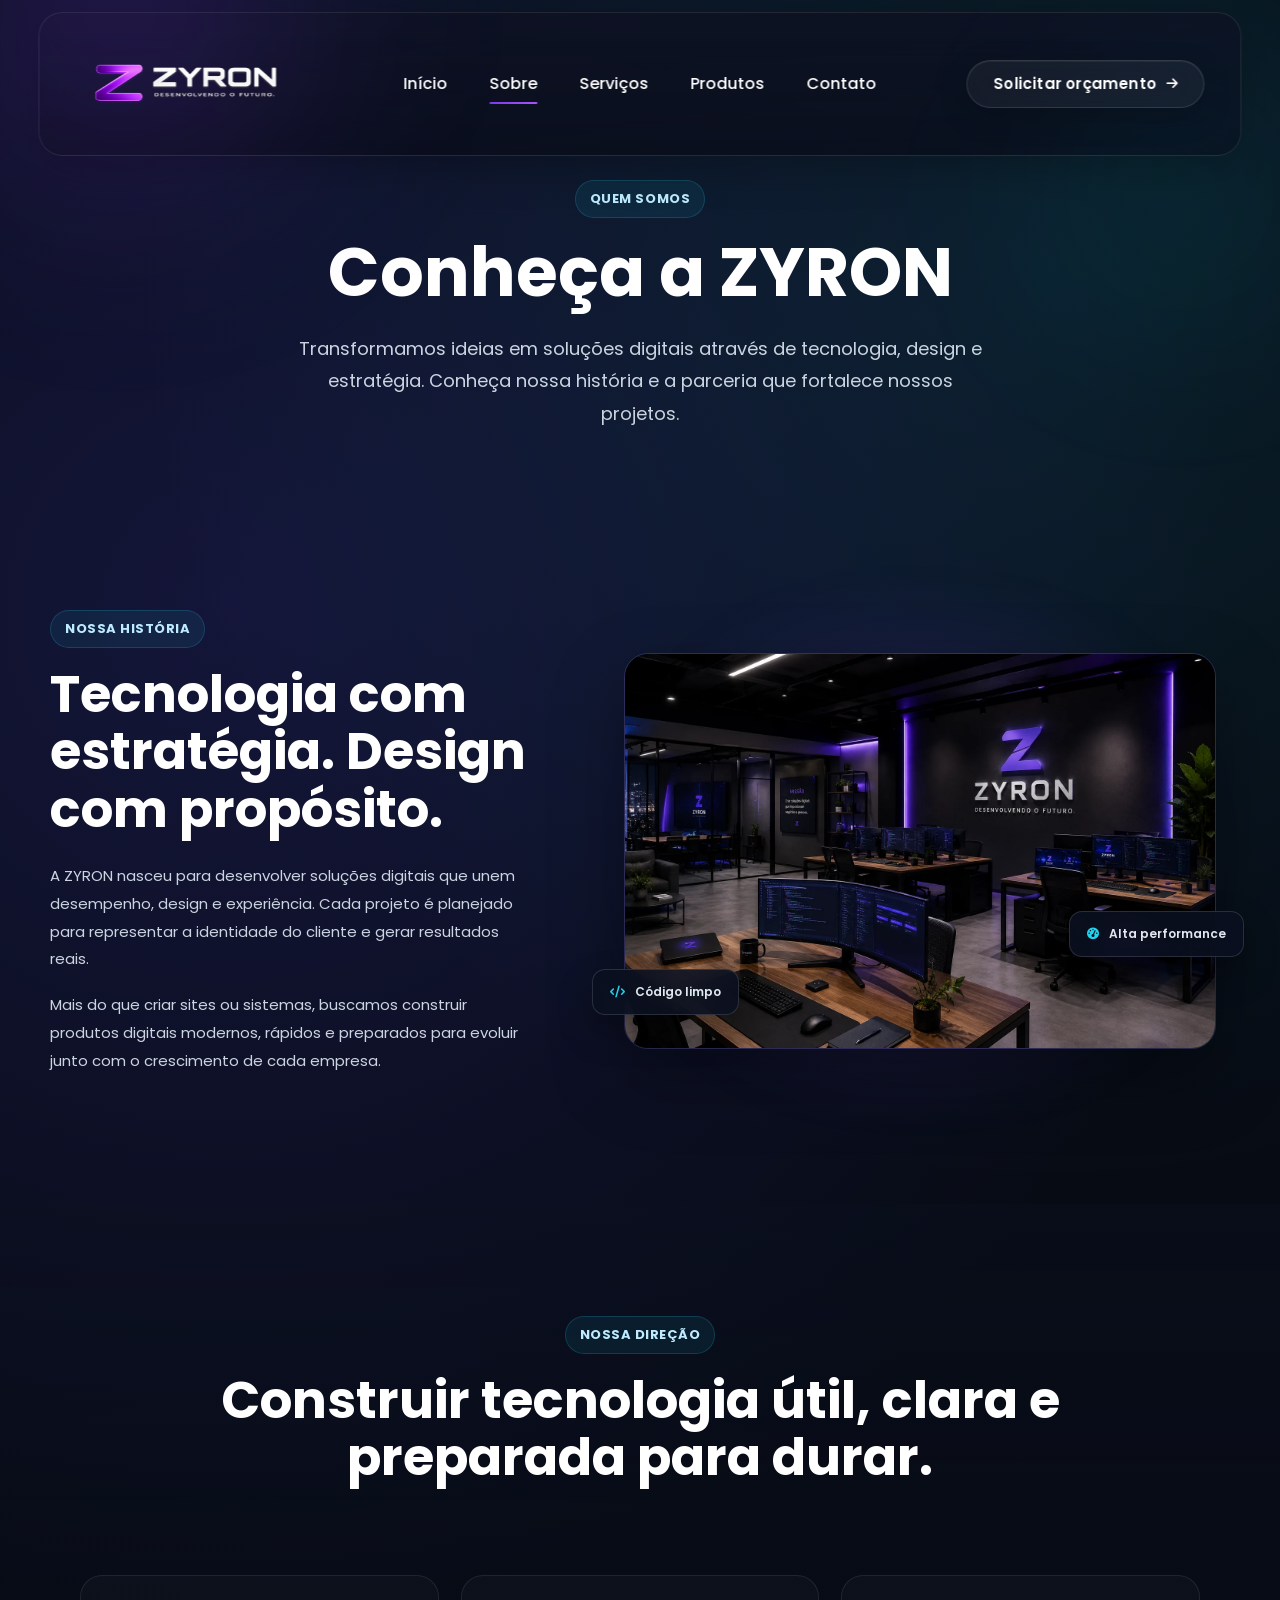
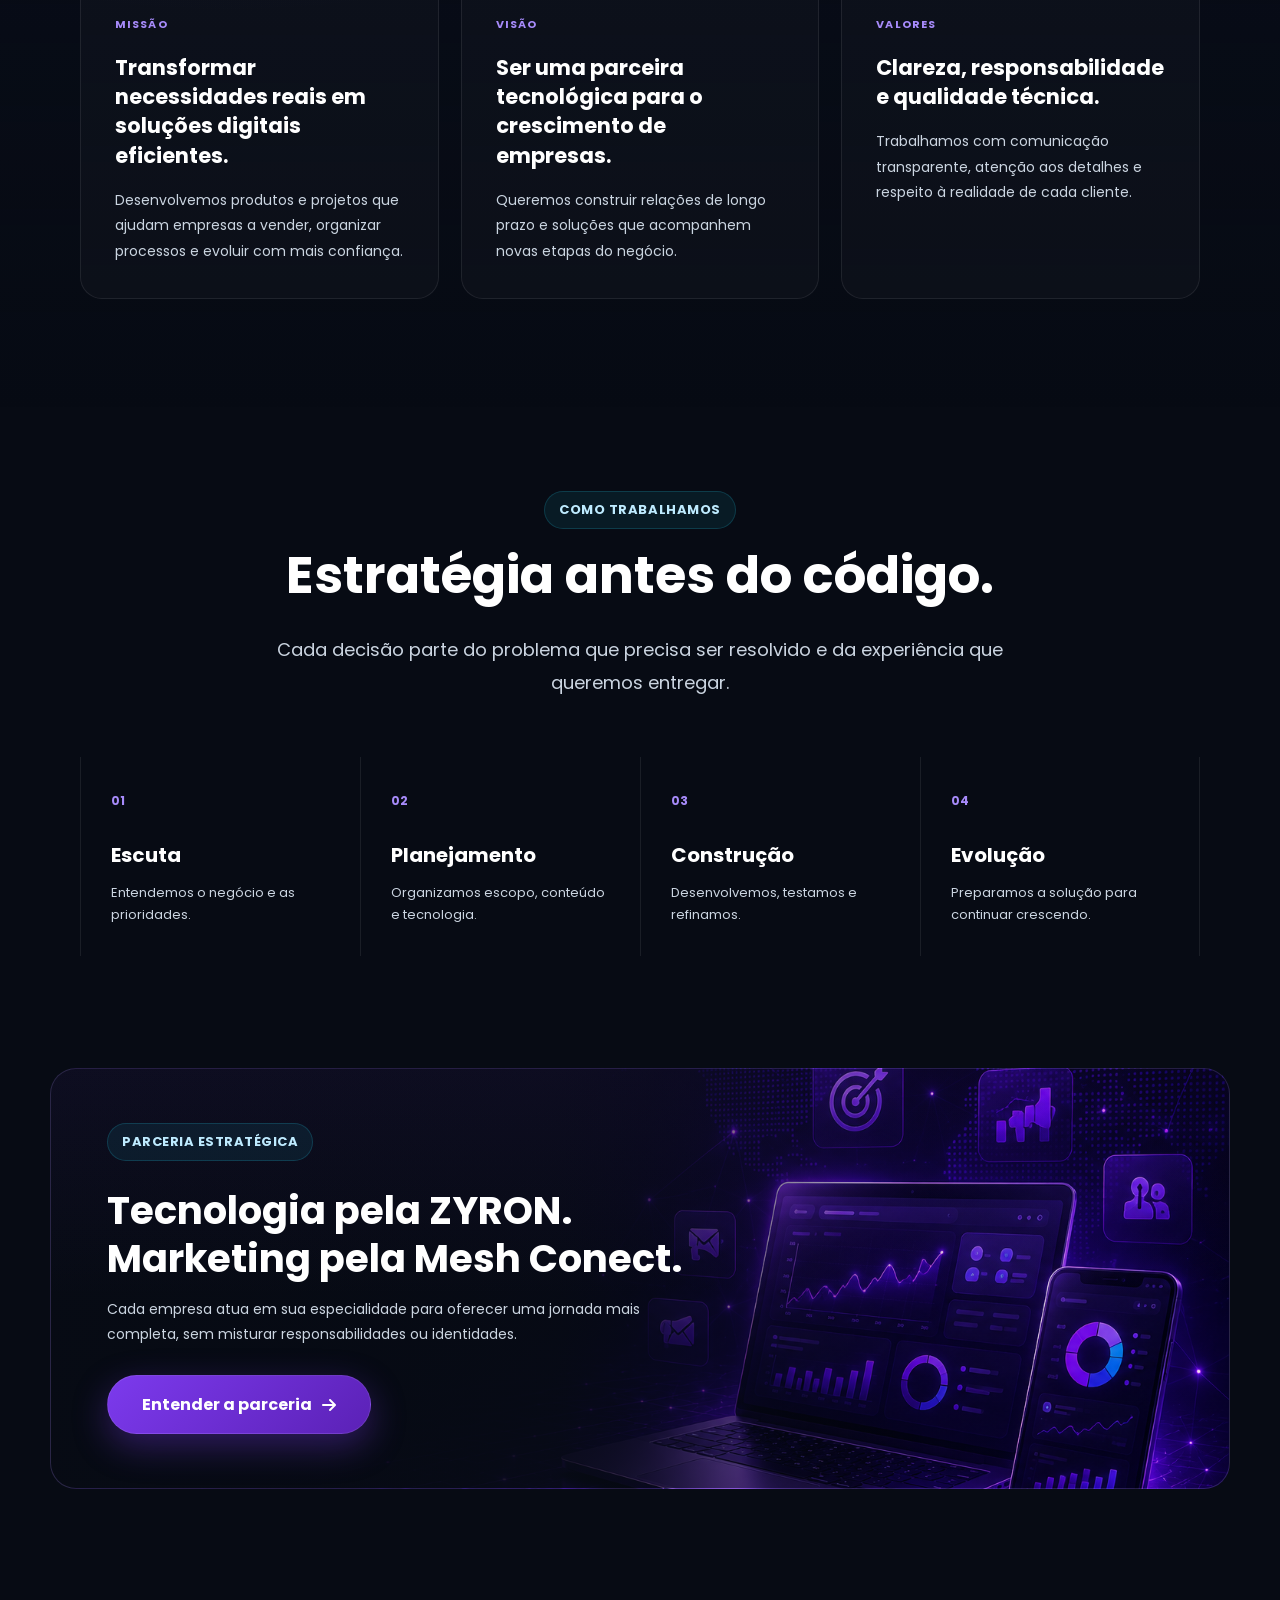
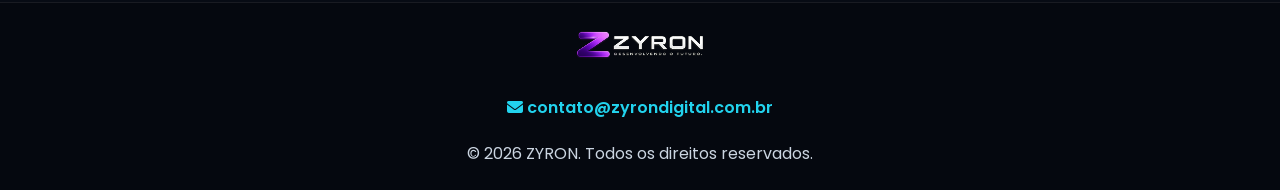
<file: sobre.html>
<!DOCTYPE html>
<html lang="pt-BR">
<head>
    <meta charset="UTF-8">
    <meta name="viewport" content="width=device-width, initial-scale=1.0">

    <title>Sobre a ZYRON | Tecnologia com Propósito</title>

    <meta name="description" content="Conheça a ZYRON, nossa história, missão e parceria com a Mesh Conect.">
    <meta name="theme-color" content="#070B14">
    <link rel="canonical" href="https://zyrondigital.com.br/sobre">
    <meta property="og:title" content="Sobre a ZYRON | Tecnologia com Propósito">
    <meta property="og:description" content="Conheça a visão, os princípios e a forma de trabalhar da ZYRON.">
    <meta property="og:type" content="website"><meta property="og:url" content="https://zyrondigital.com.br/sobre"><meta property="og:image" content="https://zyrondigital.com.br/assets/empresa/escritorio-zyron.png"><meta name="twitter:card" content="summary_large_image">

    <link rel="preconnect" href="https://fonts.googleapis.com">
    <link rel="preconnect" href="https://fonts.gstatic.com" crossorigin>

    <link href="https://fonts.googleapis.com/css2?family=Poppins:wght@300;400;500;600;700;800&display=swap" rel="stylesheet">

    <link rel="stylesheet" href="https://cdnjs.cloudflare.com/ajax/libs/font-awesome/6.7.2/css/all.min.css">

    <link rel="stylesheet" href="css/style.css?v=20260723u">

    <link rel="icon" type="image/png" sizes="512x512" href="assets/logo/favicon.png?v=20260728"><link rel="apple-touch-icon" sizes="180x180" href="assets/logo/apple-touch-icon.png?v=20260728">
</head>

<body>
    <a class="skip-link" href="#conteudo">Pular para o conteúdo</a>


    <!-- Header -->
    <header class="site-header" id="topo">

        <a href="index.html" class="brand" aria-label="Página inicial">
            <img src="assets/logo/logo-horizontal.png" alt="ZYRON" class="logo">
        </a>

        <button
            class="menu-toggle"
            aria-label="Abrir menu"
            aria-expanded="false" aria-controls="menu-principal">

            <i class="fa-solid fa-bars"></i>

        </button>

        <nav class="nav-menu" id="menu-principal" aria-label="Navegação principal">

            <a href="index.html">Início</a>
            <a href="sobre.html" aria-current="page">Sobre</a>
            <a href="servicos.html">Serviços</a>
            <a href="produtos.html">Produtos</a>
            <a href="contato.html">Contato</a>

        </nav>

        <a
            class="header-btn"
            href="https://wa.me/5548996538492?text=Olá%2C%20equipe%20ZYRON!%20Vim%20através%20do%20site%20e%20tenho%20interesse%20em%20desenvolver%20um%20projeto%20com%20vocês.%20Gostaria%20de%20conversar%20para%20entender%20as%20possibilidades%20e%20solicitar%20um%20orçamento."
            target="_blank"
            rel="noopener noreferrer">

            Solicitar orçamento

            <i class="fa-solid fa-arrow-right"></i>

        </a>

    </header>

    <!-- Conteúdo -->
    <main id="conteudo">

        <section class="internal-hero">

            <div class="container">

                <span class="section-tag">
                    QUEM SOMOS
                </span>

                <h1>
                    Conheça a ZYRON
                </h1>

                <p>
                    Transformamos ideias em soluções digitais através de tecnologia, design e estratégia. Conheça nossa história e a parceria que fortalece nossos projetos.
                </p>

            </div>

        </section>

        <section class="about-story">

    <div class="about-story__container">

        <div class="about-story__content">

            <span class="section-tag">
                NOSSA HISTÓRIA
            </span>

            <h2 class="titulo">
                Tecnologia com estratégia.
                Design com propósito.
            </h2>

            <p>
                A ZYRON nasceu para desenvolver soluções digitais que unem
                desempenho, design e experiência. Cada projeto é planejado para
                representar a identidade do cliente e gerar resultados reais.
            </p>

            <p>
                Mais do que criar sites ou sistemas, buscamos construir produtos
                digitais modernos, rápidos e preparados para evoluir junto com o
                crescimento de cada empresa.
            </p>

        </div>

        <div class="about-story__visual">

            <img
                src="assets/optimized/empresa-escritorio-zyron.webp"
                alt="Ambiente tecnológico que representa a ZYRON" loading="lazy">

            <div class="about-mini-card">

                <i class="fa-solid fa-code"></i>

                <span>
                    Código limpo
                </span>

            </div>

            <div class="about-mini-card second">

                <i class="fa-solid fa-gauge-high"></i>

                <span>
                    Alta performance
                </span>

            </div>

        </div>

    </div>

</section>

<section class="about-principles reveal">
    <div class="section-heading"><span class="section-tag">NOSSA DIREÇÃO</span><h2 class="titulo">Construir tecnologia útil, clara e preparada para durar.</h2></div>
    <div class="principles-grid">
        <article><span>MISSÃO</span><h3>Transformar necessidades reais em soluções digitais eficientes.</h3><p>Desenvolvemos produtos e projetos que ajudam empresas a vender, organizar processos e evoluir com mais confiança.</p></article>
        <article><span>VISÃO</span><h3>Ser uma parceira tecnológica para o crescimento de empresas.</h3><p>Queremos construir relações de longo prazo e soluções que acompanhem novas etapas do negócio.</p></article>
        <article><span>VALORES</span><h3>Clareza, responsabilidade e qualidade técnica.</h3><p>Trabalhamos com comunicação transparente, atenção aos detalhes e respeito à realidade de cada cliente.</p></article>
    </div>
</section>

<section class="process-section reveal"><div class="section-heading"><span class="section-tag">COMO TRABALHAMOS</span><h2 class="titulo">Estratégia antes do código.</h2><p class="subtitulo">Cada decisão parte do problema que precisa ser resolvido e da experiência que queremos entregar.</p></div><ol class="process-grid"><li><span>01</span><h3>Escuta</h3><p>Entendemos o negócio e as prioridades.</p></li><li><span>02</span><h3>Planejamento</h3><p>Organizamos escopo, conteúdo e tecnologia.</p></li><li><span>03</span><h3>Construção</h3><p>Desenvolvemos, testamos e refinamos.</p></li><li><span>04</span><h3>Evolução</h3><p>Preparamos a solução para continuar crescendo.</p></li></ol></section>

<section class="partnership-band partnership-band--visual partnership-band--about reveal"><div><span class="section-tag">PARCERIA ESTRATÉGICA</span><h2>Tecnologia pela ZYRON. Marketing pela Mesh Conect.</h2><p>Cada empresa atua em sua especialidade para oferecer uma jornada mais completa, sem misturar responsabilidades ou identidades.</p></div><a class="btn-cta" href="mesh-conect.html">Entender a parceria <i class="fa-solid fa-arrow-right" aria-hidden="true"></i></a></section>

    </main>

    <!-- Botão topo -->
    <a href="#topo" class="top-button" aria-label="Voltar ao topo">
        <i class="fa-solid fa-arrow-up"></i>
    </a>

    <!-- Footer -->
    <footer>

        <a href="index.html" class="footer-brand" aria-label="ZYRON — voltar à página inicial"><img src="assets/logo/1logo-horizontal.png" class="logo" alt="ZYRON" width="145" height="36" loading="lazy"></a>


        <a href="mailto:contato@zyrondigital.com.br" class="footer-email">
            <i class="fa-solid fa-envelope"></i>
            contato@zyrondigital.com.br
        </a>

        <p>
            © 2026 ZYRON. Todos os direitos reservados.
        </p>

    </footer>

    <script src="js/script.js?v=20260723d"></script>

</body>
</html>
</file>
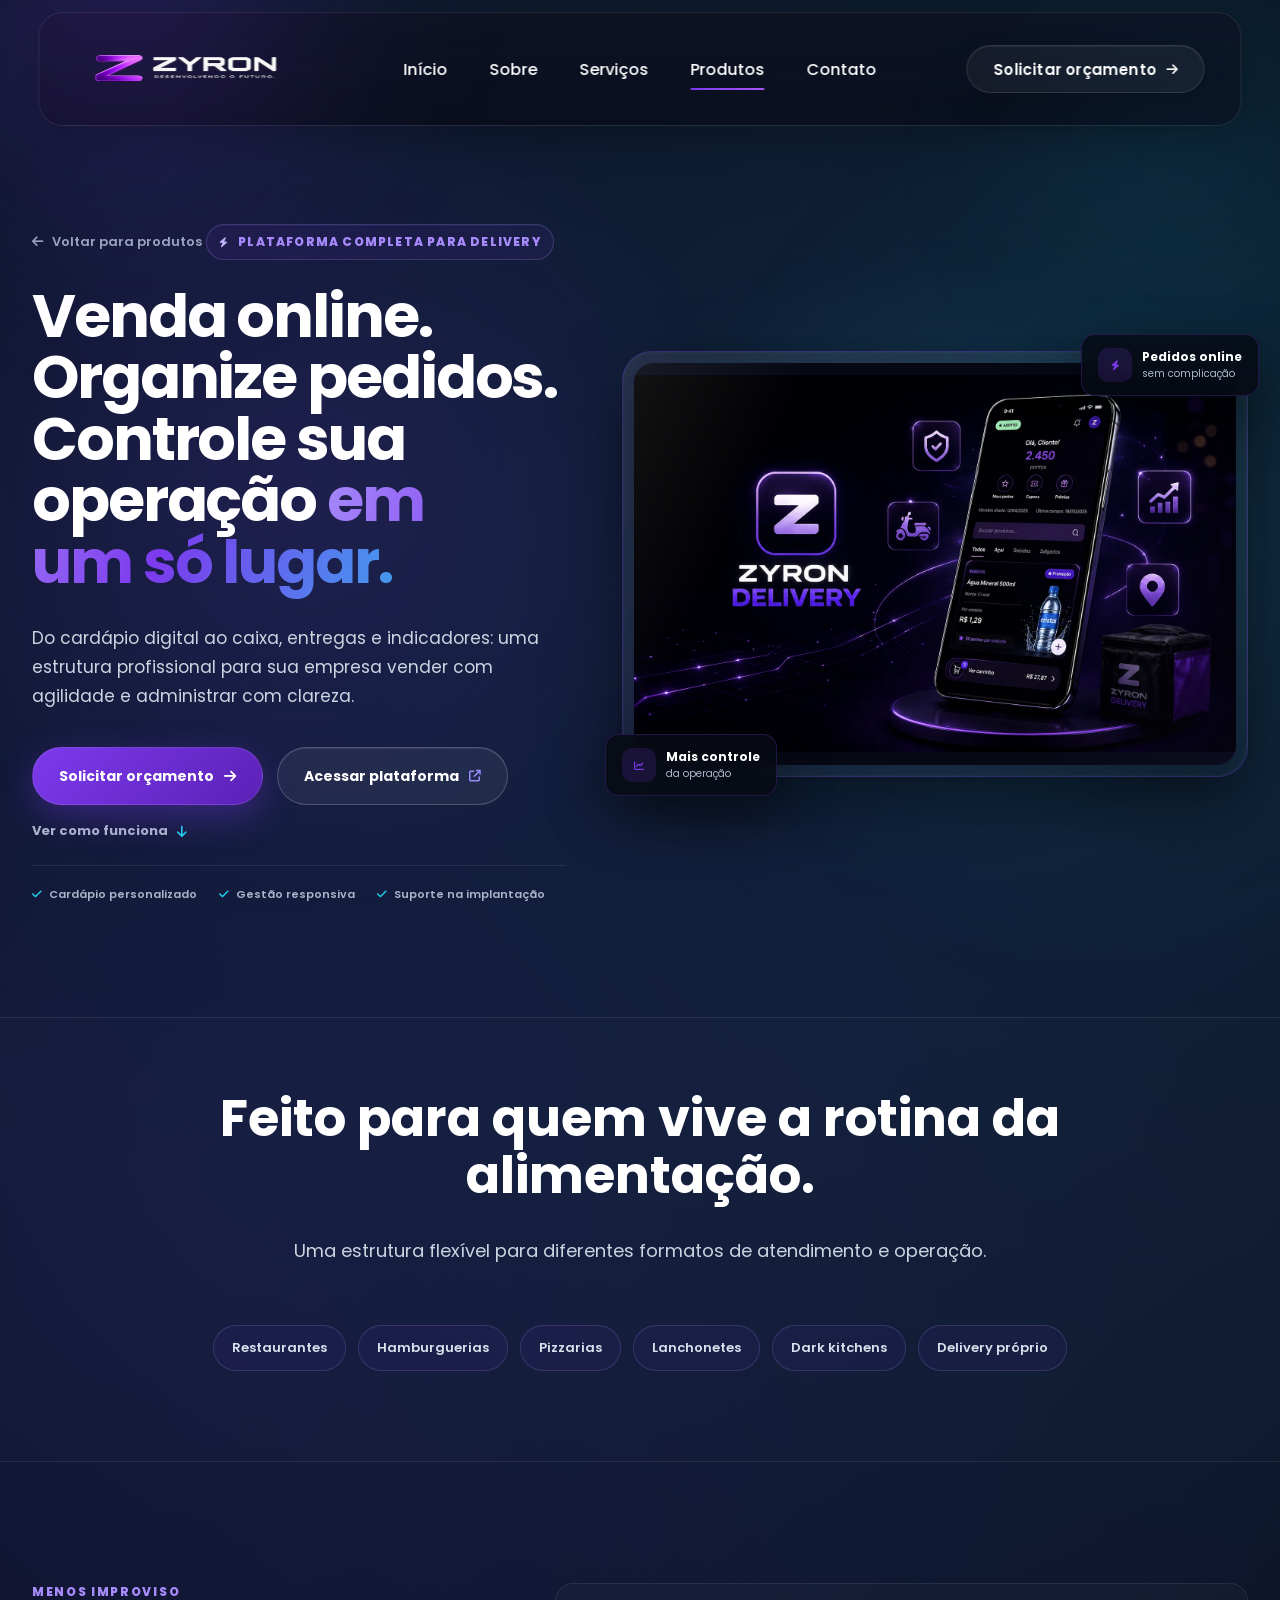
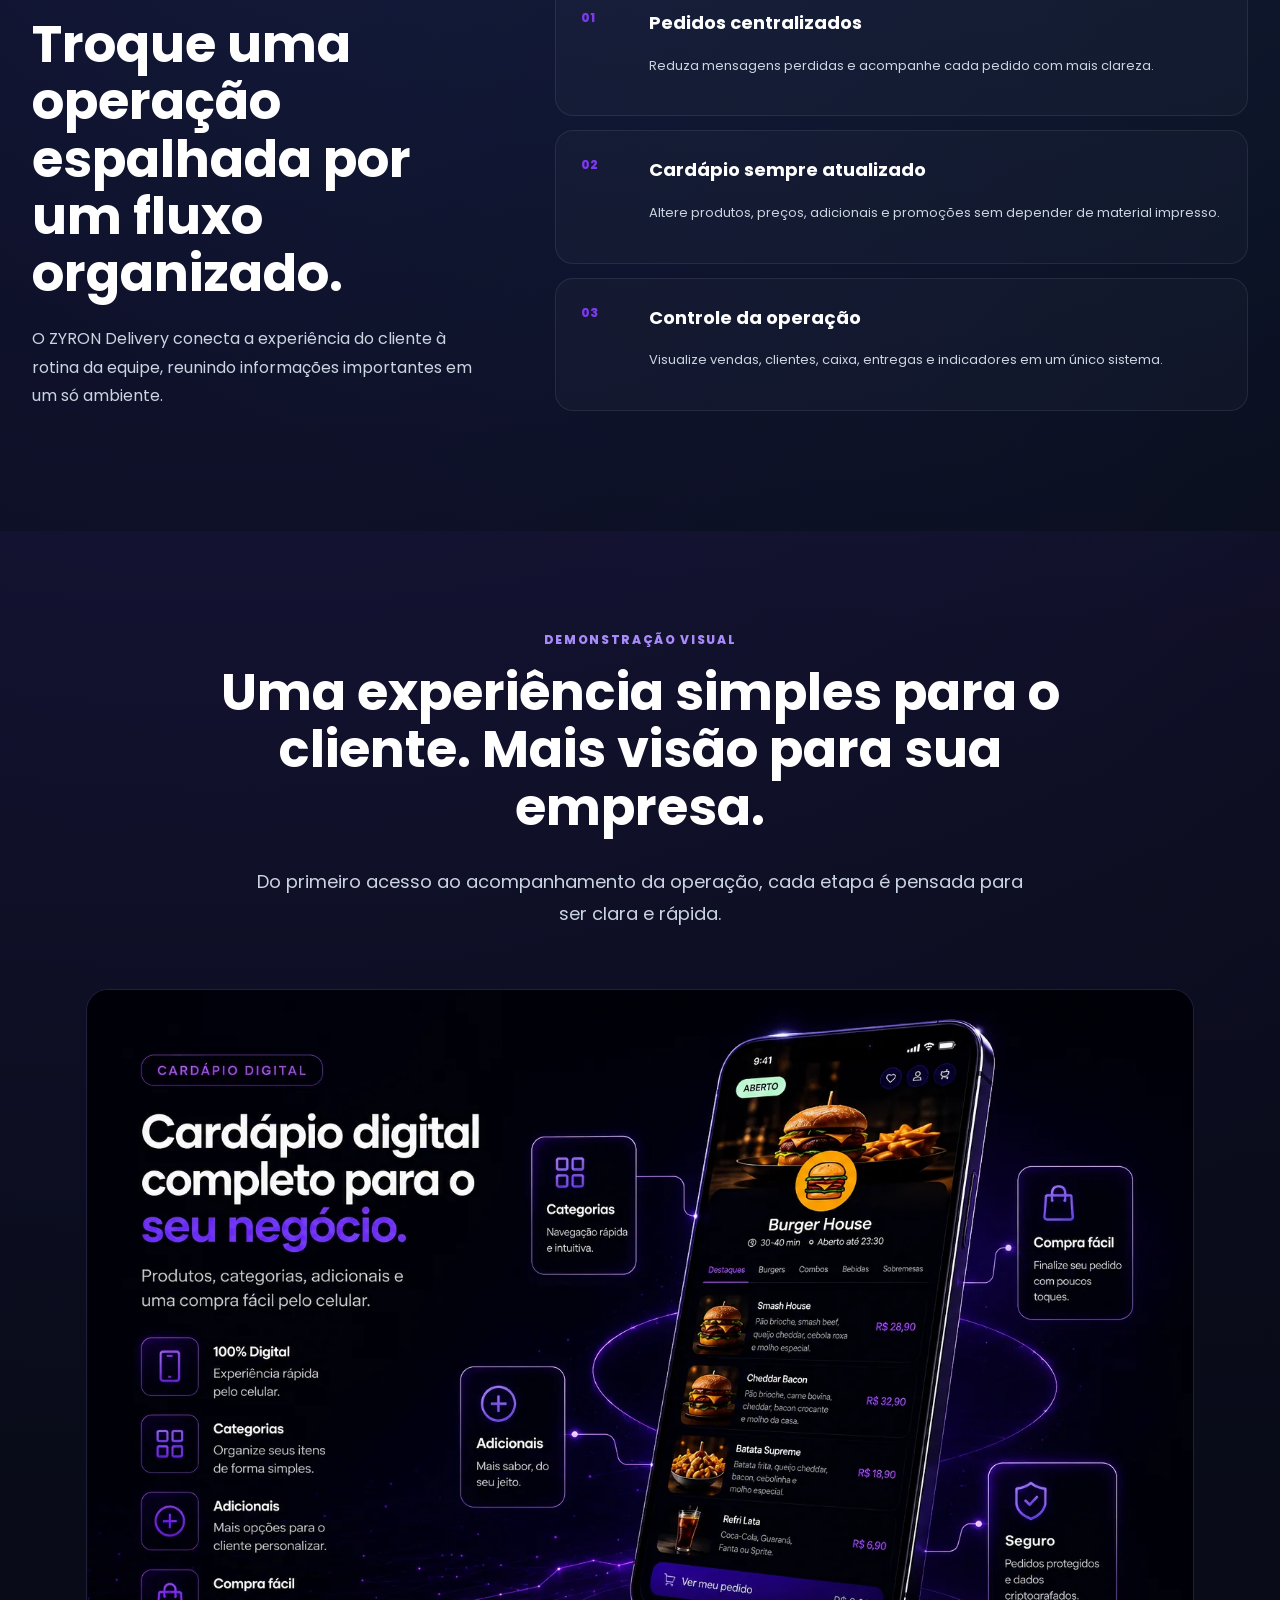
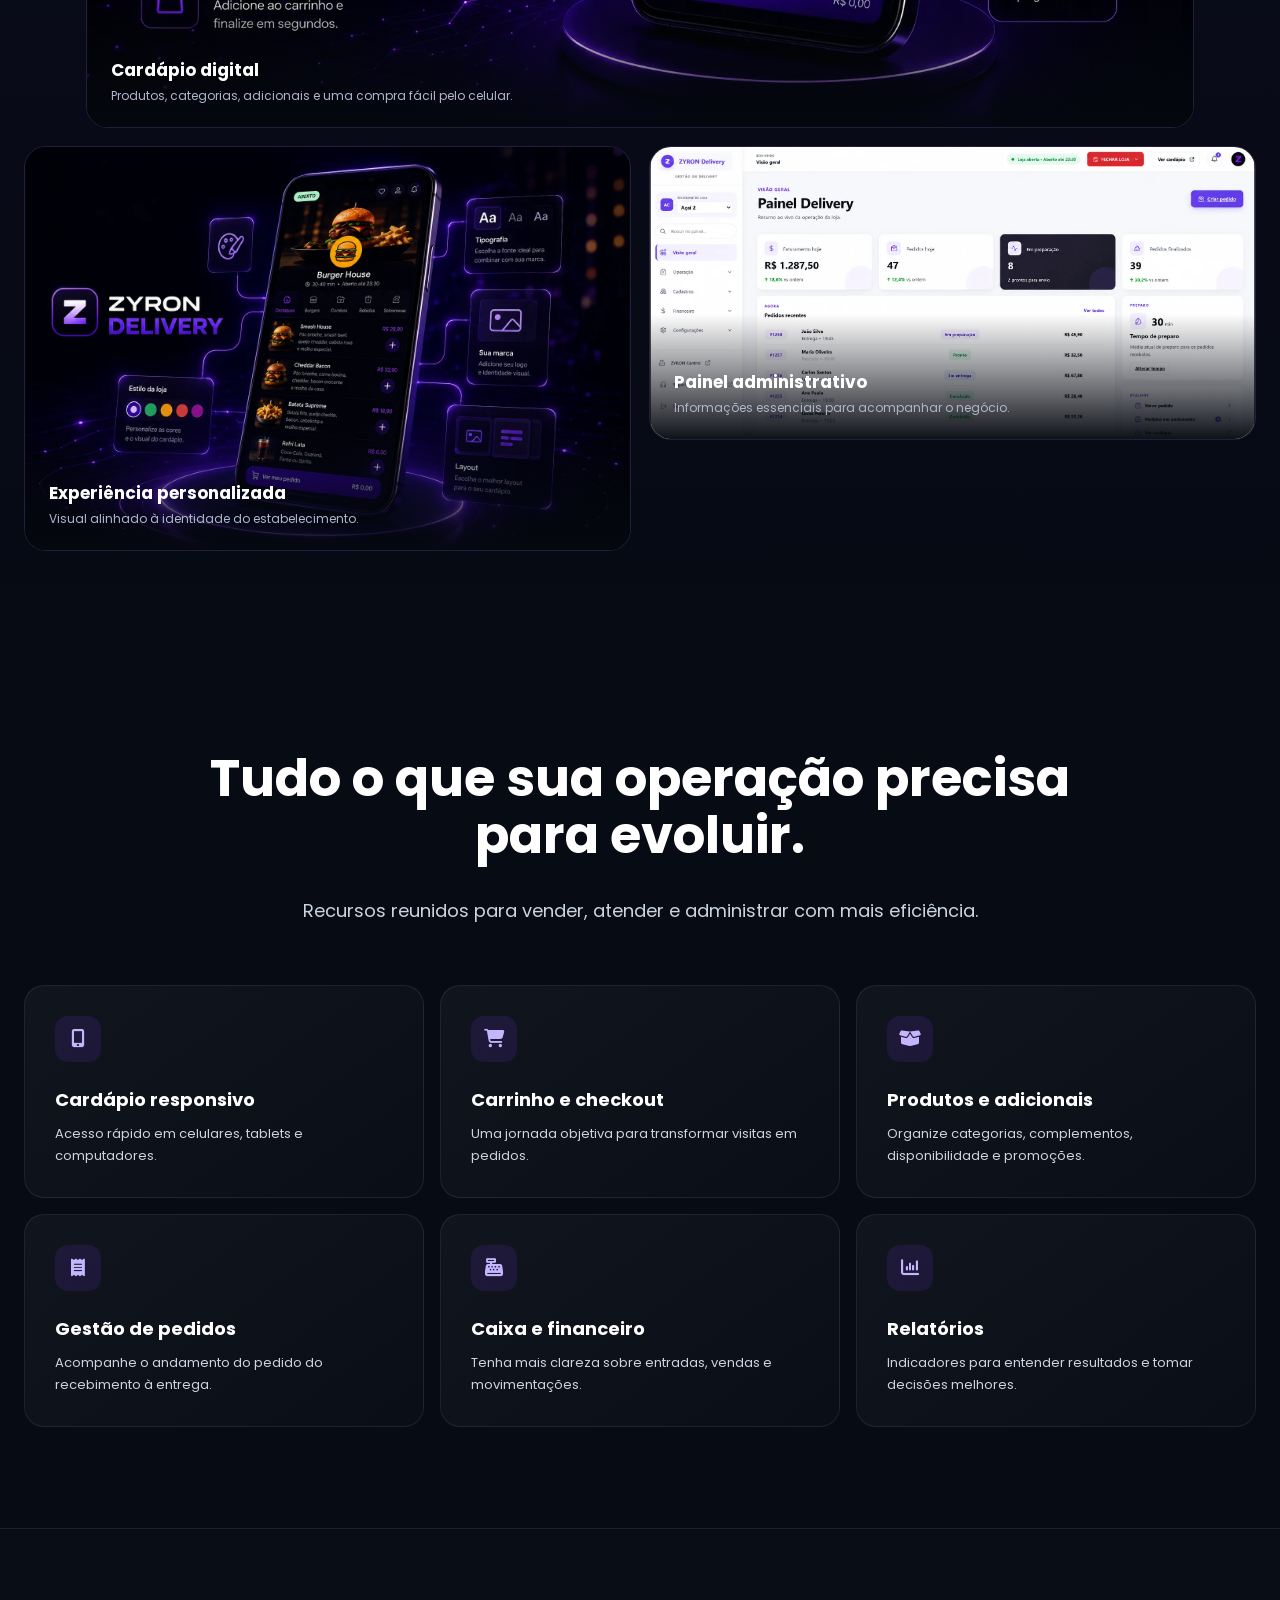
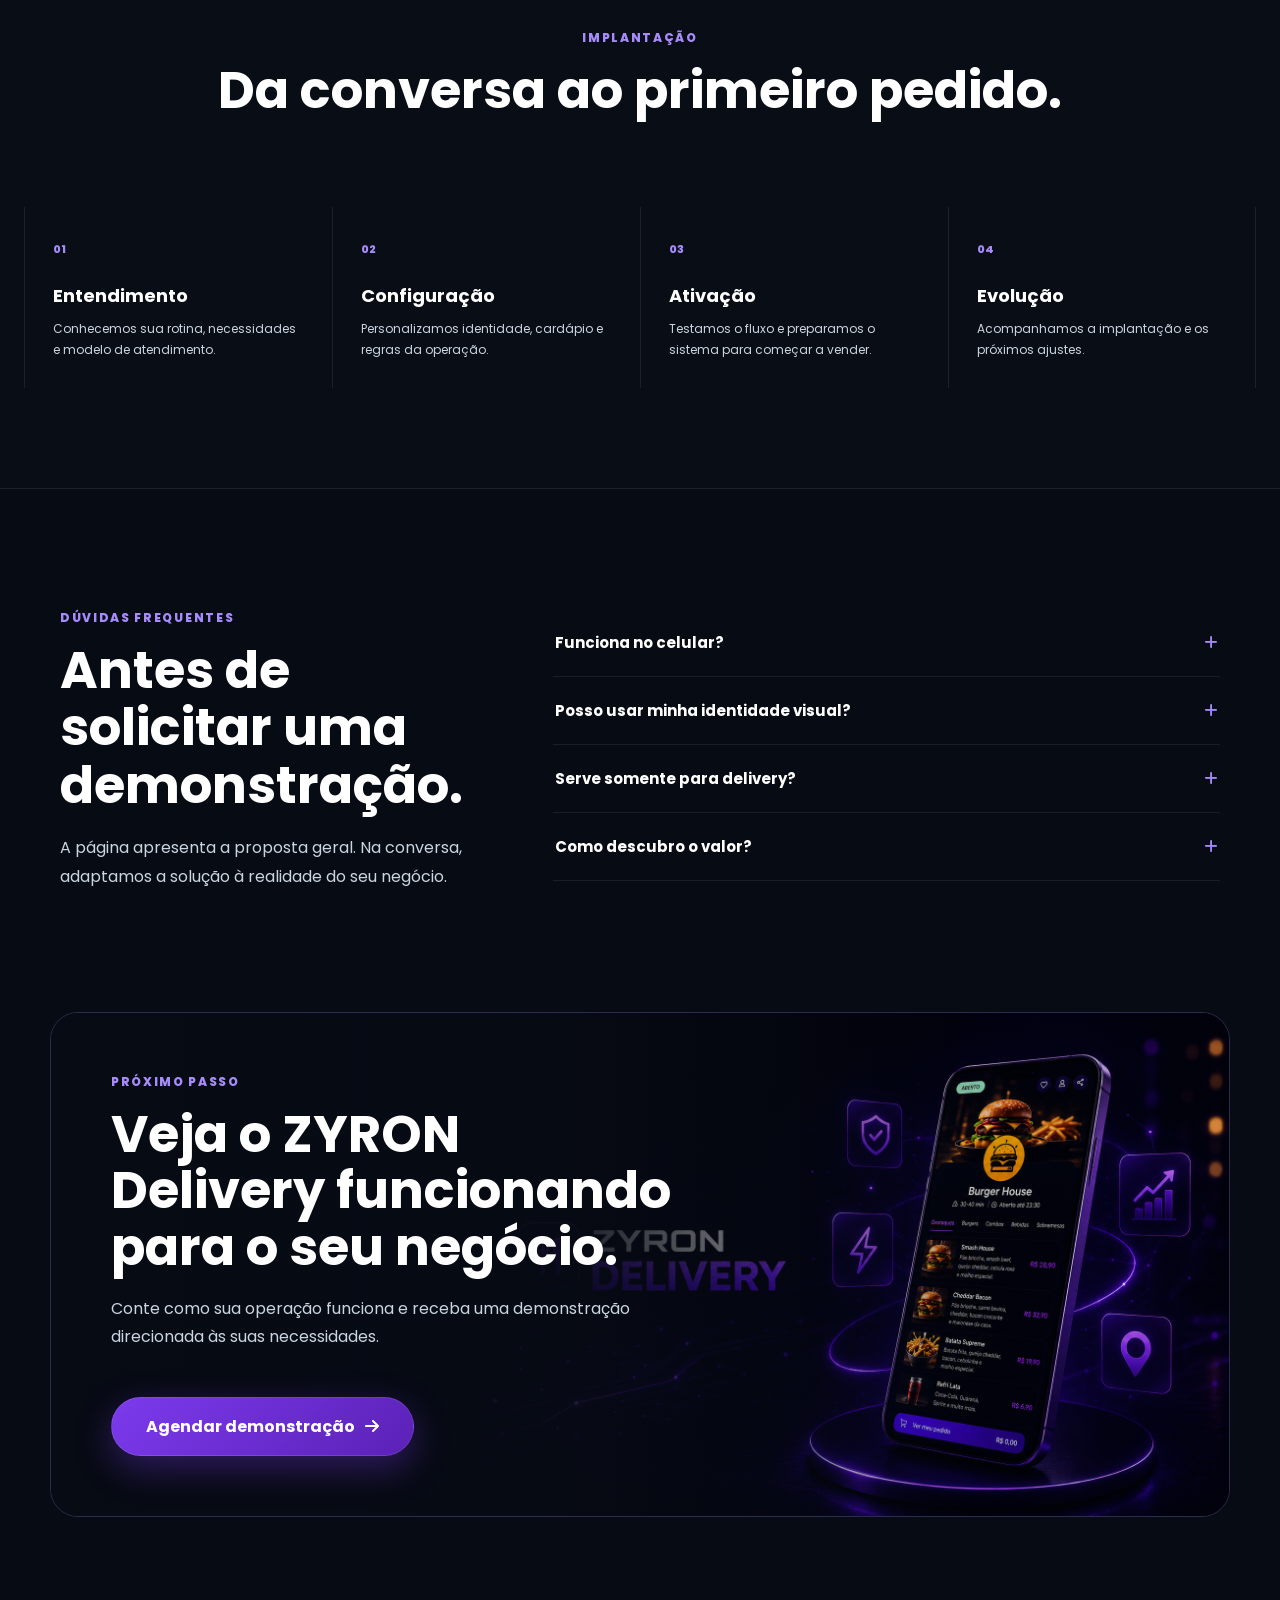
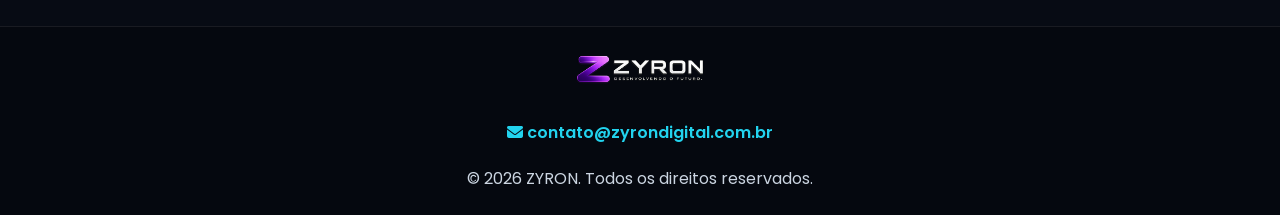
<file: zyron-delivery.html>
<!DOCTYPE html>
<html lang="pt-BR">
<head>
    <meta charset="UTF-8">
    <meta name="viewport" content="width=device-width, initial-scale=1.0">
    <title>ZYRON Delivery | Cardápio Digital e Gestão de Pedidos</title>
    <meta name="description" content="Conheça o ZYRON Delivery: cardápio digital, pedidos online e gestão completa para restaurantes, hamburguerias, pizzarias e operações de delivery.">
    <meta name="theme-color" content="#070B14">
    <link rel="canonical" href="https://zyrondigital.com.br/zyron-delivery">
    <meta property="og:title" content="ZYRON Delivery | Do cardápio ao controle da operação">
    <meta property="og:description" content="Venda online, organize pedidos e tenha mais controle sobre sua operação de alimentação.">
    <meta property="og:type" content="website">
    <meta property="og:url" content="https://zyrondigital.com.br/zyron-delivery">
    <meta property="og:image" content="https://zyrondigital.com.br/assets/Screenshot/delivery-home.webp">
    <meta name="twitter:card" content="summary_large_image">
    <link rel="preconnect" href="https://fonts.googleapis.com">
    <link rel="preconnect" href="https://fonts.gstatic.com" crossorigin>
    <link href="https://fonts.googleapis.com/css2?family=Poppins:wght@400;500;600;700;800&display=swap" rel="stylesheet">
    <link rel="stylesheet" href="https://cdnjs.cloudflare.com/ajax/libs/font-awesome/6.7.2/css/all.min.css">
    <link rel="stylesheet" href="css/style.css?v=20260728d">
    <link rel="icon" type="image/png" sizes="512x512" href="assets/logo/favicon.png?v=20260728"><link rel="apple-touch-icon" sizes="180x180" href="assets/logo/apple-touch-icon.png?v=20260728">
</head>
<body>
    <a class="skip-link" href="#conteudo">Pular para o conteúdo</a>
    <div id="loader"><img src="assets/logo/logo-horizontal.png" alt=""></div>

    <header class="site-header" id="topo">
        <a href="index.html" class="brand" aria-label="ZYRON — página inicial"><img src="assets/logo/logo-horizontal.png" alt="ZYRON" class="logo" width="220" height="76"></a>
        <button class="menu-toggle" aria-label="Abrir menu" aria-expanded="false" aria-controls="menu-principal"><i class="fa-solid fa-bars" aria-hidden="true"></i></button>
        <nav class="nav-menu" id="menu-principal" aria-label="Navegação principal"><a href="index.html">Início</a><a href="sobre.html">Sobre</a><a href="servicos.html">Serviços</a><a href="produtos.html" aria-current="page">Produtos</a><a href="contato.html">Contato</a></nav>
        <a class="header-btn" href="https://wa.me/5548996538492?text=Olá%2C%20equipe%20ZYRON!%20Quero%20solicitar%20um%20orçamento%20do%20ZYRON%20Delivery." target="_blank" rel="noopener noreferrer">Solicitar orçamento <i class="fa-solid fa-arrow-right" aria-hidden="true"></i></a>
    </header>

    <main id="conteudo">
        <section class="delivery-hero delivery-hero--sales">
            <div class="delivery-hero__content">
                <a class="delivery-back" href="produtos.html"><i class="fa-solid fa-arrow-left" aria-hidden="true"></i> Voltar para produtos</a>
                <p class="delivery-kicker delivery-kicker--badge"><i class="fa-solid fa-bolt" aria-hidden="true"></i> PLATAFORMA COMPLETA PARA DELIVERY</p>
                <h1>Venda online. Organize pedidos. Controle sua operação <span>em um só lugar.</span></h1>
                <p class="delivery-lead">Do cardápio digital ao caixa, entregas e indicadores: uma estrutura profissional para sua empresa vender com agilidade e administrar com clareza.</p>
                <div class="delivery-actions">
                    <a class="btn-cta" href="https://wa.me/5548996538492?text=Olá%2C%20equipe%20ZYRON!%20Quero%20solicitar%20um%20orçamento%20do%20ZYRON%20Delivery." target="_blank" rel="noopener noreferrer">Solicitar orçamento <i class="fa-solid fa-arrow-right" aria-hidden="true"></i></a>
                    <a class="delivery-platform-btn" href="https://delivery.zyrondigital.com.br" target="_blank" rel="noopener noreferrer">Acessar plataforma <i class="fa-solid fa-arrow-up-right-from-square" aria-hidden="true"></i></a>
                    <a class="delivery-link" href="#demonstracao">Ver como funciona <i class="fa-solid fa-arrow-down" aria-hidden="true"></i></a>
                </div>
                <div class="delivery-trust"><span><i class="fa-solid fa-check"></i> Cardápio personalizado</span><span><i class="fa-solid fa-check"></i> Gestão responsiva</span><span><i class="fa-solid fa-check"></i> Suporte na implantação</span></div>
            </div>
            <div class="delivery-hero__visual delivery-hero__visual--fill delivery-hero__visual--polished">
                <div class="delivery-glow"></div>
                <img src="assets/Screenshot/delivery-home.webp" alt="Cardápio digital do ZYRON Delivery exibido em um celular" width="1536" height="1024">
                <span class="delivery-metric delivery-metric--one"><i class="fa-solid fa-bolt"></i><strong>Pedidos online</strong> sem complicação</span>
                <span class="delivery-metric delivery-metric--two"><i class="fa-solid fa-chart-line"></i><strong>Mais controle</strong> da operação</span>
            </div>
        </section>

        <section class="delivery-audience reveal" aria-labelledby="audience-title">
            <div class="section-heading"><h2 class="titulo" id="audience-title">Feito para quem vive a rotina da alimentação.</h2><p class="subtitulo">Uma estrutura flexível para diferentes formatos de atendimento e operação.</p></div>
            <div class="audience-list"><span>Restaurantes</span><span>Hamburguerias</span><span>Pizzarias</span><span>Lanchonetes</span><span>Dark kitchens</span><span>Delivery próprio</span></div>
        </section>

        <section class="delivery-problems reveal">
            <div class="delivery-problems__intro"><p class="delivery-kicker">MENOS IMPROVISO</p><h2>Troque uma operação espalhada por um fluxo organizado.</h2><p>O ZYRON Delivery conecta a experiência do cliente à rotina da equipe, reunindo informações importantes em um só ambiente.</p></div>
            <div class="delivery-problem-grid">
                <article><span>01</span><h3>Pedidos centralizados</h3><p>Reduza mensagens perdidas e acompanhe cada pedido com mais clareza.</p></article>
                <article><span>02</span><h3>Cardápio sempre atualizado</h3><p>Altere produtos, preços, adicionais e promoções sem depender de material impresso.</p></article>
                <article><span>03</span><h3>Controle da operação</h3><p>Visualize vendas, clientes, caixa, entregas e indicadores em um único sistema.</p></article>
            </div>
        </section>

        <section class="delivery-demo reveal" id="demonstracao" aria-labelledby="demo-title">
            <div class="section-heading"><p class="delivery-kicker">DEMONSTRAÇÃO VISUAL</p><h2 class="titulo" id="demo-title">Uma experiência simples para o cliente. Mais visão para sua empresa.</h2><p class="subtitulo">Do primeiro acesso ao acompanhamento da operação, cada etapa é pensada para ser clara e rápida.</p></div>
            <div class="delivery-gallery delivery-gallery--balanced">
                <figure class="delivery-shot delivery-shot--main"><img src="assets/Screenshot/zyron-delivery.webp" alt="Exemplo de cardápio digital do ZYRON Delivery" loading="lazy"><figcaption><strong>Cardápio digital</strong><span>Produtos, categorias, adicionais e uma compra fácil pelo celular.</span></figcaption></figure>
                <figure class="delivery-shot"><img src="assets/Screenshot/2zyron-delivery.webp" alt="Experiência de pedidos do ZYRON Delivery" loading="lazy"><figcaption><strong>Experiência personalizada</strong><span>Visual alinhado à identidade do estabelecimento.</span></figcaption></figure>
                <figure class="delivery-shot delivery-shot--admin"><img src="assets/Screenshot/delivery-painel-administrativo.webp" alt="Exemplo de painel administrativo" loading="lazy"><figcaption><strong>Painel administrativo</strong><span>Informações essenciais para acompanhar o negócio.</span></figcaption></figure>
            </div>
        </section>

        <section class="delivery-benefits reveal">
            <div class="section-heading"><h2 class="titulo">Tudo o que sua operação precisa para evoluir.</h2><p class="subtitulo">Recursos reunidos para vender, atender e administrar com mais eficiência.</p></div>
            <div class="delivery-benefit-grid">
                <article><i class="fa-solid fa-mobile-screen-button"></i><h3>Cardápio responsivo</h3><p>Acesso rápido em celulares, tablets e computadores.</p></article>
                <article><i class="fa-solid fa-cart-shopping"></i><h3>Carrinho e checkout</h3><p>Uma jornada objetiva para transformar visitas em pedidos.</p></article>
                <article><i class="fa-solid fa-box-open"></i><h3>Produtos e adicionais</h3><p>Organize categorias, complementos, disponibilidade e promoções.</p></article>
                <article><i class="fa-solid fa-receipt"></i><h3>Gestão de pedidos</h3><p>Acompanhe o andamento do pedido do recebimento à entrega.</p></article>
                <article><i class="fa-solid fa-cash-register"></i><h3>Caixa e financeiro</h3><p>Tenha mais clareza sobre entradas, vendas e movimentações.</p></article>
                <article><i class="fa-solid fa-chart-column"></i><h3>Relatórios</h3><p>Indicadores para entender resultados e tomar decisões melhores.</p></article>
            </div>
        </section>

        <section class="delivery-steps reveal">
            <div class="section-heading"><p class="delivery-kicker">IMPLANTAÇÃO</p><h2 class="titulo">Da conversa ao primeiro pedido.</h2></div>
            <div class="delivery-step-grid"><article><span>01</span><h3>Entendimento</h3><p>Conhecemos sua rotina, necessidades e modelo de atendimento.</p></article><article><span>02</span><h3>Configuração</h3><p>Personalizamos identidade, cardápio e regras da operação.</p></article><article><span>03</span><h3>Ativação</h3><p>Testamos o fluxo e preparamos o sistema para começar a vender.</p></article><article><span>04</span><h3>Evolução</h3><p>Acompanhamos a implantação e os próximos ajustes.</p></article></div>
        </section>

        <section class="delivery-faq reveal" aria-labelledby="faq-title">
            <div><p class="delivery-kicker">DÚVIDAS FREQUENTES</p><h2 id="faq-title">Antes de solicitar uma demonstração.</h2><p>A página apresenta a proposta geral. Na conversa, adaptamos a solução à realidade do seu negócio.</p></div>
            <div class="delivery-faq__list">
                <details><summary>Funciona no celular?<i class="fa-solid fa-plus"></i></summary><p>Sim. O cardápio é responsivo e pode ser acessado diretamente pelo navegador.</p></details>
                <details><summary>Posso usar minha identidade visual?<i class="fa-solid fa-plus"></i></summary><p>Sim. Cores, imagens e apresentação podem ser configuradas para representar sua marca.</p></details>
                <details><summary>Serve somente para delivery?<i class="fa-solid fa-plus"></i></summary><p>Não. A estrutura pode atender balcão, retirada, consumo local e entregas, conforme a operação.</p></details>
                <details><summary>Como descubro o valor?<i class="fa-solid fa-plus"></i></summary><p>O investimento depende da configuração necessária. A demonstração ajuda a definir o escopo ideal.</p></details>
            </div>
        </section>

        <section class="delivery-final delivery-final--contain reveal">
            <img src="assets/optimized/hero-dashboard.webp" alt="" aria-hidden="true" loading="lazy">
            <div><p class="delivery-kicker">PRÓXIMO PASSO</p><h2>Veja o ZYRON Delivery funcionando para o seu negócio.</h2><p>Conte como sua operação funciona e receba uma demonstração direcionada às suas necessidades.</p><a class="btn-cta" href="https://wa.me/5548996538492?text=Olá%2C%20equipe%20ZYRON!%20Quero%20agendar%20uma%20demonstração%20do%20ZYRON%20Delivery." target="_blank" rel="noopener noreferrer">Agendar demonstração <i class="fa-solid fa-arrow-right"></i></a></div>
        </section>
    </main>

    <a href="#topo" class="top-button" aria-label="Voltar ao topo"><i class="fa-solid fa-arrow-up" aria-hidden="true"></i></a>
    <footer><a href="index.html" class="footer-brand" aria-label="ZYRON — voltar à página inicial"><img src="assets/logo/1logo-horizontal.png" class="logo" alt="ZYRON" width="145" height="36" loading="lazy"></a><a href="mailto:contato@zyrondigital.com.br" class="footer-email"><i class="fa-solid fa-envelope" aria-hidden="true"></i> contato@zyrondigital.com.br</a><p>© 2026 ZYRON. Todos os direitos reservados.</p></footer>
    <script src="js/script.js?v=20260728a"></script>
</body>
</html>
</file>
<file: css/style.css>
﻿/* ==========================================================
   ZYRON v3.0 | Desenvolvendo o Futuro
========================================================== */

*{
    margin:0;
    padding:0;
    box-sizing:border-box;
}

:root{
    --background:#070B14;
    --background-soft:#0B1020;
    --surface:#111827;
    --surface-light:#1F2937;
    --primary:#4F46E5;
    --secondary:#7C3AED;
    --accent:#22D3EE;
    --white:#FFFFFF;
    --text:#CBD5E1;
    --muted:#94A3B8;
    --line:rgba(255,255,255,.08);
    --shadow:0 25px 70px rgba(0,0,0,.38);
}

html{
    scroll-behavior:smooth;
    overflow-x:clip;
}

body{
    font-family:'Poppins',sans-serif;
    background:
        radial-gradient(circle at 18% 18%, rgba(79,70,229,.18), transparent 34%),
        radial-gradient(circle at 82% 8%, rgba(34,211,238,.10), transparent 28%),
        var(--background);
    color:var(--white);
    max-width:100%;
    overflow-x:hidden;
}

body.menu-open{
    overflow:hidden;
}

img{
    max-width:100%;
    display:block;
}

a{
    color:inherit;
    text-decoration:none;
}

button,
input,
textarea,
select{
    font:inherit;
}

button{
    border:none;
    cursor:pointer;
}

.site-header{

    position:fixed;

    top:12px;

    left:50%;

    transform:translateX(-50%);

    width:min(94%,1450px);

    display:grid;

    align-items:center;

    grid-template-columns:minmax(220px,1fr) auto minmax(220px,1fr);

    column-gap:32px;

    padding:18px 36px;

    z-index:1000;

    border:1px solid rgba(255,255,255,.10);

    border-radius:24px;

    background:     linear-gradient(
            180deg,
            rgba(14,18,35,.88),
            rgba(10,13,26,.78)
        );

    backdrop-filter:blur(24px);

      box-shadow:
        0 12px 40px rgba(0,0,0,.22);

}
.site-header::before{

    content:"";

    position:absolute;

    width:520px;

    height:520px;

    left:-180px;

    top:-260px;

    background:radial-gradient(
        circle,
        rgba(124,58,237,.28),
        transparent 70%
    );

    filter:blur(90px);

    pointer-events:none;

    z-index:-1;

}

.site-header::after{

    content:"";

    position:absolute;

    width:360px;

    height:360px;

    right:-120px;

    bottom:-220px;

    background:radial-gradient(
        circle,
        rgba(0,212,255,.10),
        transparent 70%
    );

    filter:blur(90px);

    pointer-events:none;

    z-index:-1;

}

.logo{

    width:220px;

    transition:.35s;

}

.logo:hover{
    transform:scale(1.04);
}

.site-header > .brand{
    justify-self:start;
}

.nav-menu{

    display:flex;

    align-items:center;

    gap:42px;

    justify-self:center;

}

.nav-menu a{

    position:relative;

    color:var(--white);

    font-size:16px;

    font-weight:500;

    transition:.35s;

}

.nav-menu a:hover{
    color:#A78BFA;
}

.nav-menu a::after{

    content:"";

    position:absolute;

    left:50%;

    bottom:-8px;

    width:0;

    height:2px;

    transform:translateX(-50%);

    border-radius:999px;

    background:linear-gradient(
        90deg,
        #7C3AED,
        #A855F7
    );

    transition:all .35s ease;

}

.nav-menu a:hover::after{
    width:80%;
}

.menu-toggle{
    display:none;
    width:46px;
    height:46px;
    place-items:center;
    border-radius:12px;
    color:var(--white);
    background:rgba(255,255,255,.08);
}

.header-btn{

    display:flex;
    align-items:center;
    justify-content:center;
    gap:10px;

    height:48px;

    padding:0 26px;

    border-radius:999px;

    color:#fff;

    font-size:15px;

    font-weight:600;

    letter-spacing:.2px;

    border:1px solid rgba(255,255,255,.12);

    background:rgba(255,255,255,.05);

    backdrop-filter:blur(18px);

    box-shadow:
        inset 0 1px 0 rgba(255,255,255,.06),
        0 10px 30px rgba(0,0,0,.18);

    transition:all .35s ease;

    overflow:hidden;

}

.site-header > .header-btn{
    justify-self:end;
}
.hero-btn{

    height:60px;

    padding:0 34px;

    font-size:17px;
     font-weight:600;

}




.header-btn:hover{

    transform:translateY(-2px);

    background:linear-gradient(
        135deg,
        rgba(124,58,237,.28),
        rgba(79,70,229,.18)
    );

    border-color:rgba(167,139,250,.45);

    box-shadow:
        0 15px 35px rgba(124,58,237,.22);

}
.header-btn i{

    font-size:13px;

    transition:transform .35s ease;

}

.header-btn:hover i{

    transform:translateX(4px);

}


section{
    padding:80px 80px;
}

.hero{
    position:relative;
    isolation:isolate;
    min-height:auto;
    display:flex;
    align-items:flex-start;
    justify-content:center;
    padding:clamp(170px,13vw,210px) 80px 64px;
    overflow:hidden;
}

.hero::before{
    content:"";
    position:absolute;
    z-index:-1;
    inset:105px 4% auto auto;
    width:min(52vw,820px);
    aspect-ratio:1;
    border-radius:50%;
    background:radial-gradient(circle,rgba(124,58,237,.15),rgba(34,211,238,.055) 40%,transparent 70%);
    filter:blur(25px);
    pointer-events:none;
}

.hero-content{
    width:100%;
    max-width:1420px;

    display:grid;
    grid-template-columns:minmax(0,.94fr) minmax(0,1.06fr);


    align-items:center;
    gap:clamp(32px,5vw,64px);
    
}

.hero-text{
    width:100%;
    max-width:640px;
    animation:fadeLeft 1s ease both;
    
}

.eyebrow,
.tag{
    display:inline-flex;
    width:max-content;
    align-items:center;
    gap:8px;
    margin-bottom:18px;
    padding:8px 14px;
    border:1px solid rgba(34,211,238,.18);
    border-radius:999px;
    color:#BEEBFF;
    background:rgba(34,211,238,.08);
    font-size:13px;
    font-weight:700;
    letter-spacing:.04em;
    text-transform:uppercase;
    
}

.hero-text h1,
.titulo{
    letter-spacing:0;
}

.hero-text h1{
    width:100%;
    max-width:97%;

    margin-bottom:28px;

    font-size:clamp(38px,8vw,78px);

    line-height:1.05;

    font-weight:800;

    word-break:normal;
}

.hero-text h1 span{
    color:transparent;
    background:linear-gradient(110deg,#A78BFA 0%,#7C3AED 46%,#22D3EE 130%);
    background-clip:text;
    -webkit-background-clip:text;
}

.hero-text p{
    max-width:660px;
    margin-bottom:42px;
    color:var(--text);
    font-size:20px;
    line-height:1.85;
}

.hero-buttons{
    display:flex;
    flex-wrap:wrap;
    gap:18px;
}

.hero-proof{
    display:flex;
    flex-wrap:wrap;
    gap:12px 24px;
    margin-top:26px;
    color:#AEB8CC;
    font-size:13px;
    font-weight:600;
}

.hero-proof span{display:inline-flex;align-items:center;gap:8px}
.hero-proof i{color:var(--accent);font-size:12px}

.hero-image{

    display:flex;

    align-items:center;

    justify-content:center;

    position:relative;

    min-height:auto;

    min-width:0;

    overflow:visible;
    margin-top:40px;

}

.hero-devices{

    position:relative;

    width:min(100%,980px);

    aspect-ratio:980/760;
    transform:translateY(-90px);
    margin-bottom:-90px;

}

.hero-orbit{
    position:absolute;
    z-index:0;
    inset:8% 7% 6% 2%;
    border:1px solid rgba(167,139,250,.16);
    border-radius:50%;
    transform:rotate(-12deg);
    box-shadow:inset 0 0 70px rgba(124,58,237,.055),0 0 55px rgba(34,211,238,.035);
}

.hero-orbit::before,
.hero-orbit::after{
    content:"";
    position:absolute;
    width:8px;
    height:8px;
    border-radius:50%;
    background:#A78BFA;
    box-shadow:0 0 18px 5px rgba(124,58,237,.55);
}
.hero-orbit::before{top:12%;right:12%}
.hero-orbit::after{bottom:13%;left:10%;background:#22D3EE;box-shadow:0 0 18px 5px rgba(34,211,238,.4)}

.hero-float-card{
    position:absolute;
    z-index:5;
    display:flex;
    align-items:center;
    gap:11px;
    padding:12px 15px;
    border:1px solid rgba(255,255,255,.13);
    border-radius:14px;
    color:#D9E2F1;
    background:rgba(8,12,24,.7);
    box-shadow:0 18px 45px rgba(0,0,0,.28);
    backdrop-filter:blur(15px);
    font-size:11px;
    line-height:1.35;
    animation:heroBadgeFloat 6s ease-in-out infinite;
}
.hero-float-card i{display:grid;place-items:center;width:30px;height:30px;border-radius:9px;color:#C4B5FD;background:rgba(124,58,237,.18);font-size:13px}
.hero-float-card span{display:grid}
.hero-float-card strong{color:#fff;font-size:12px}
.hero-float-card--top{top:18%;right:1%}
.hero-float-card--bottom{left:4%;bottom:15%;animation-delay:-3s}

@keyframes heroBadgeFloat{0%,100%{translate:0 0}50%{translate:0 -8px}}
.hero-devices::before{

    content:"";

    position:absolute;

    width:63%;

    aspect-ratio:1;

    height:auto;

    left:14%;

    top:1%;

    border-radius:50%;

    background:
        radial-gradient(
            circle,
            rgba(124,58,237,.28) 0%,
            rgba(124,58,237,.18) 35%,
            rgba(124,58,237,.08) 55%,
            transparent 75%
        );

    filter:blur(90px);

    z-index:0;

    animation:glowPulse 10s ease-in-out infinite;

}
.hero-devices::after{

    content:"";

    position:absolute;

    left:30%;

    bottom:5px;

    transform:translateX(-58%);

    width:57%;

    height:29%;

    border-radius:50%;

    background:
        radial-gradient(
            ellipse,
            rgba(124,58,237,.22),
            rgba(124,58,237,.08) 55%,
            transparent 80%
        );

    filter:blur(52px);

    z-index:-1;

}
/* ============================= */
/* PÁGINAS INTERNAS */
/* ============================= */

.internal-hero{
    padding:180px 24px 100px;
    display:flex;
    justify-content:center;
    align-items:center;
    text-align:center;
}

.internal-hero .container{
    max-width:850px;
    margin:0 auto;
}

.internal-hero .section-tag{
    margin-bottom:18px;
}

.internal-hero h1{
    font-size:clamp(42px,6vw,68px);
    line-height:1.1;
    color:var(--white);
    margin-bottom:22px;
}

.internal-hero p{
    max-width:700px;
    margin:0 auto;
    color:var(--text);
    font-size:18px;
    line-height:1.8;
}


/* ==========================
   MONITOR
========================== */

.device-monitor{

    position:absolute;

    width:96%;

    top:-2%;

    left:-18%;

    z-index:1;
    animation:floatMonitor 8s ease-in-out infinite;
    transition: transform .6s ease;
transform-origin: center center;

}
/* ==========================
   NOTEBOOK
========================== */

.device-notebook{

    position:absolute;

    width:54%;

    left:20%;

    top:38%;

    z-index:2;
     animation:floatNotebook 7s ease-in-out infinite;
    
    transition: transform .6s ease;
    transform-origin: center center;
}

/* ==========================
   PHONE
========================== */

.device-phone{

    position:absolute;

    width:26%;

    left:16%;

    top:55%;

    z-index:3;
    animation:floatPhone 8.5s ease-in-out infinite;
    
    transition: transform .6s ease;
    transform-origin: center center;
}




.section-heading{

    max-width:900px;

    margin:0 auto 58px;

    text-align:center;

    display:flex;

    flex-direction:column;

    align-items:center;

}

.titulo{
    margin-bottom:30px;
    font-size:clamp(34px,4vw,52px);
    line-height:1.12;
}

.subtitulo{
    max-width:780px;
    margin:0 auto;
    color:var(--text);
    font-size:18px;
    line-height:1.8;
}

/* ===========================
   ESPAÇAMENTO DAS SEÇÕES
=========================== */

/* ===== SOBRE ===== */

#sobre .section-heading{
    margin-bottom:50px;
}

/* ===== SERVIÇOS ===== */

#servicos .section-heading{
    margin-bottom:55px;
}

/* ===== POR QUE ===== */

#porque .section-heading{
    margin-bottom:65px;
}

/* ===== PROJETOS ===== */

#projetos .section-heading{
    margin-bottom:70px;
}






.sobre-grid,
.cards,
.porque-grid,
.portfolio-grid,
.testimonials-grid,
.contact-grid{
    max-width:1200px;
    margin:0 auto;
}

.sobre-grid{
    display:grid;
    grid-template-columns:1.25fr 1fr 1fr;
    gap:22px;
}

.sobre-card,
.card,
.porque-item,
.projeto,
.testimonial,
.contact-form,
.contact-info{
    border:1px solid var(--line);
    border-radius:18px;
    background:linear-gradient(180deg,rgba(255,255,255,.06),rgba(255,255,255,.025));
    box-shadow:0 18px 55px rgba(0,0,0,.20);
}

.sobre-card{
    min-height:220px;
    padding:34px;
    transition:
        transform .4s ease,
        box-shadow .4s ease,
        border-color .4s ease;
}

.sobre-card.destaque{
    grid-row:span 2;
    display:flex;
    flex-direction:column;
    justify-content:flex-end;
    background:
        linear-gradient(180deg,rgba(79,70,229,.28),rgba(17,24,39,.72)),
        url('../assets/empresa/escritorio-zyron.png') center/cover;
}

.sobre-card i,
.icone{
    color:var(--accent);
}

.sobre-card i{
    margin-bottom:24px;
    font-size:34px;
}

.sobre-card h3,
.card h3,
.porque-item h3,
.projeto-info h3{
    margin-bottom:14px;
    font-size:24px;
}

.sobre-card p,
.card p,
.porque-item p,
.projeto-info p,
.testimonial p,
.contact-info p{
    color:var(--text);
    line-height:1.75;
}

.cards{
    display:grid;
    grid-template-columns:repeat(3,1fr);
    gap:24px;
}

.card{
    padding:34px;
    transition:.35s ease;
}

.sobre-card:hover,
.card:hover,
.porque-item:hover,
.testimonial:hover{

    transform:translateY(-8px);

    border-color:rgba(124,58,237,.35);

    box-shadow:
        0 30px 80px rgba(0,0,0,.35),
        0 0 35px rgba(124,58,237,.12);

}

.projeto:hover{

    transform:translateY(-8px);

    border-color:rgba(124,58,237,.45);

    box-shadow:
        0 30px 80px rgba(0,0,0,.35),
        0 0 35px rgba(124,58,237,.12);

}
.projeto:hover::before{

    opacity:1;

}
.projeto::after{

    content:"";

    position:absolute;

    inset:0;

    border-radius:18px;

    padding:1px;

    background:linear-gradient(
        135deg,
        rgba(124,58,237,.0),
        rgba(124,58,237,.45),
        rgba(34,211,238,.35),
        rgba(124,58,237,0)
    );

    opacity:0;

    transition:.45s;

    pointer-events:none;

    mask:
        linear-gradient(#fff 0 0) content-box,
        linear-gradient(#fff 0 0);

    -webkit-mask:
        linear-gradient(#fff 0 0) content-box,
        linear-gradient(#fff 0 0);

    mask-composite:exclude;

    -webkit-mask-composite:xor;

}
.projeto:hover::after{

    opacity:1;

}
.testimonial:hover{
    transform:translateY(-8px);
    border-color:rgba(34,211,238,.35);
   box-shadow:
    0 30px 80px rgba(0,0,0,.35),
    0 0 35px rgba(124,58,237,.12);
}

.icone{
    margin-bottom:22px;
    font-size:44px;
}

.porque-grid{
    display:grid;
    grid-template-columns:repeat(2,1fr);
    gap:24px;
}

.porque-item{
    padding:34px;
    text-align:left;
    transition:.35s ease;
}

.porque-item h3 i{
    margin-right:8px;
    color:var(--accent);
}

.portfolio-grid{
    display:grid;
    grid-template-columns:repeat(3,1fr);
    gap:24px;
}

.projeto{
    overflow:hidden;
    display:block;

    border:1px solid rgba(255,255,255,.08);

    transition:
        transform .45s ease,
        box-shadow .45s ease,
        border-color .45s ease;

        position:relative;
        cursor:pointer;
}

.projeto img{
    width:100%;
    height:245px;
    object-fit:cover;
     transition:
        transform .7s ease,
        filter .7s ease;
   }

   .projeto:hover img{

    transform:scale(1.05);

    filter:
        brightness(1.08)
        saturate(1.08);

}

.projeto::before{

    content:"";

    position:absolute;

    inset:0;

    background:linear-gradient(
        180deg,
        transparent 20%,
        rgba(7,11,20,.15) 55%,
        rgba(7,11,20,.75) 100%
    );

    opacity:0;

    transition:.45s ease;

    pointer-events:none;

    z-index:1;

}
.projeto-info{
    padding:30px;
    text-align:left;
}

.projeto-link{

    display:flex;

    align-items:center;

    gap:10px;

    margin-top:28px;

    color:var(--white);

    font-size:15px;

    font-weight:600;

    transition:.35s ease;
color:#d7dbe7;
}

.projeto-link i{

    font-size:12px;

    color:var(--accent);

    transition:.35s ease;

}

.projeto-info span{
    color:var(--accent);
    font-size:13px;
    font-weight:700;
    text-transform:uppercase;
}

.testimonials-grid{
    display:grid;
    grid-template-columns:repeat(3,1fr);
    gap:24px;
}

.testimonial{
    padding:34px;
    transition:.35s ease;
}

.testimonial p{
    margin-bottom:24px;
    font-size:18px;
}

.testimonial strong,
.testimonial span{
    display:block;
}

.testimonial span{
    margin-top:4px;
    color:var(--muted);
    font-size:14px;
}

.tech-list{
    max-width:1050px;
    margin:0 auto;
    display:flex;
    flex-wrap:wrap;
    justify-content:center;
    gap:14px;
}

.tech-list span{
    padding:13px 18px;
    border:1px solid var(--line);
    border-radius:999px;
    color:var(--text);
    background:rgba(255,255,255,.05);
    font-weight:600;
}

.cta{
    text-align:left;
}

.cta-container{
    position:relative;
    overflow:hidden;
     isolation:isolate;

    max-width:1200px;
    min-height:500px;

    margin:0 auto;
    padding:70px;

    border:1px solid rgba(255,255,255,.08);
    border-radius:28px;

    background:linear-gradient(
        135deg,
        rgba(79,70,229,.22),
        rgba(10,18,35,.88)

    );
   
}

.cta-container::before{
    content:"";
    position:absolute;
    inset:0;

   background:linear-gradient(
    90deg,
    rgba(5,8,18,.85) 0%,
    rgba(5,8,18,.65) 25%,
    rgba(5,8,18,.30) 45%,
    transparent 65%
);

    z-index:1;
}

.cta-container::after{

    content:"";

    position:absolute;

    width:700px;
    height:700px;

    right:-180px;
    top:-120px;

    border-radius:50%;

    background:radial-gradient(
        circle,
        rgba(124,58,237,.18) 0%,
        rgba(124,58,237,.10) 40%,
        transparent 75%
    );

    filter:blur(80px);

    opacity:.7;

    pointer-events:none;

    z-index:0;

}


.cta-content{
    position:relative;
    z-index:2;

    max-width:430px;
}


.cta-image{
    position:absolute;
    inset:0;
    z-index:0;
    overflow:hidden;
}

.cta-image::after{

    content:"";

    position:absolute;

    width:520px;
    height:520px;

    right:30px;
    top:50%;

    transform:translateY(-50%);

    border-radius:50%;

    background:radial-gradient(
        circle,
        rgba(124,58,237,.22),
        rgba(124,58,237,.08) 45%,
        transparent 72%
    );

    filter:blur(70px);

    animation:ctaGlow 8s ease-in-out infinite;

    pointer-events:none;
}

.cta-image img{
    width:100%;
    height:100%;

    object-fit:cover;

    transform:scale(1.02);

    filter:
        brightness(.9)
        saturate(1.1);

         animation:ctaImageFloat 10s ease-in-out infinite;
}
.cta h2{
    margin:0 0 20px;
    font-size:clamp(34px,4vw,52px);
}

.cta p{
    margin:24px 0 px;
    color:var(--text);
    line-height:1.8;
    max-width:520px;
}

.contact-grid{
    display:grid;
    grid-template-columns:1.25fr .75fr;
    gap:24px;
    align-items:start;
}

.contact-form{
    display:grid;
    gap:18px;
    padding:34px;
}

.contact-form label{
    display:grid;
    gap:8px;
    color:var(--white);
    font-weight:600;
    text-align:left;
}

.contact-form input,
.contact-form textarea,
.contact-form select{
    width:100%;
    border:1px solid var(--line);
    border-radius:14px;
    outline:none;
    padding:15px 16px;
    color:var(--white);
    background:rgba(5,8,15,.72);
}

.contact-form input:focus,
.contact-form textarea:focus,
.contact-form select:focus{
    border-color:rgba(34,211,238,.55);
    box-shadow:0 0 0 4px rgba(34,211,238,.08);
}




footer{
    padding:24px 24px 20px;
    border-top:1px solid var(--line);
    background:#05080F;
    text-align:center;
}

footer .logo{
    display:block;
    width:145px;
    height:auto;
    margin:0;
    object-fit:contain;
}

.footer-brand{
    display:table;
    margin:0 auto 14px;
}

footer p{
    color:var(--text);
    line-height:1.5;
    margin:4px 0;
}

.footer-slogan{
    font-size:17px;
    font-weight:600;
    color:var(--white);
    letter-spacing:.3px;
    margin-bottom:8px;
}

.footer-copy{
    font-size:14px;
    color:var(--text);
    opacity:.7;
}

.reveal{
    opacity:0;
    transform:translateY(60px);
    transition:
        opacity 1s cubic-bezier(.22,.61,.36,1),
        transform 1s cubic-bezier(.22,.61,.36,1);
    will-change: opacity, transform;
}

.reveal.active{
    opacity:1;
    transform:translateY(0);
}

.top-button{
    position:fixed;
    right:24px;
    bottom:24px;
    z-index:900;
    width:52px;
    height:52px;
    display:flex;
    align-items:center;
    justify-content:center;
    border-radius:50%;
    color:var(--white);
    background:linear-gradient(135deg,var(--primary),var(--secondary));
    box-shadow:0 15px 35px rgba(79,70,229,.35);
    opacity:0;
    pointer-events:none;
    transition:.35s ease;
}

.top-button.show{
    opacity:1;
    pointer-events:auto;
}

::selection{
    background:var(--secondary);
    color:var(--white);
}

::-webkit-scrollbar{width:10px;}
::-webkit-scrollbar-track{background:#05080F;}
::-webkit-scrollbar-thumb{background:var(--primary);border-radius:999px;}
::-webkit-scrollbar-thumb:hover{background:var(--secondary);}

@keyframes float{
    0%,100%{translate:0 0;}
    50%{translate:0 -18px;}
}

@keyframes heroDrift{
    0%,100%{transform:translateY(0);}
    50%{transform:translateY(-14px);}
}

@keyframes fadeLeft{
    from{opacity:0;transform:translateX(-60px);}
    to{opacity:1;transform:translateX(0);}
}

@keyframes fadeRight{
    from{opacity:0;transform:translateX(60px);}
    to{opacity:1;transform:translateX(0);}
}

@media(max-width:1180px){
    .site-header{
        grid-template-columns:minmax(170px,1fr) auto minmax(170px,1fr);
        column-gap:16px;
        padding:12px 18px;
    }
    .nav-menu{gap:18px;}
    .header-btn{padding-inline:20px;}
    .hero-content{grid-template-columns:1fr;max-width:920px;text-align:center;}
    .hero-text p,.hero-buttons,.hero-proof{margin-left:auto;margin-right:auto;justify-content:center;}
    .hero-image{order:2;margin-top:14px;}
    .hero-devices{width:min(95vw,900px);transform:translateY(-54px);margin-bottom:-54px;}
   
    .sobre-grid,.cards,.portfolio-grid,.testimonials-grid{grid-template-columns:repeat(2,1fr);}
    .sobre-card.destaque{grid-column:1/-1;min-height:360px;}
}

@media(max-width:900px){
    section{padding:86px 24px;}
    .hero{
        min-height:auto;
        padding:142px 24px 54px;
    }
    .site-header{
        grid-template-columns:1fr auto;
        width:calc(100% - 24px);
    }
    .menu-toggle{
        display:grid;
        grid-column:2;
        justify-self:end;
    }
    .nav-menu{
        position:fixed;
        left:12px;
        right:12px;
        top:82px;
        display:grid;
        gap:8px;
        padding:18px;
        border:1px solid var(--line);
        border-radius:18px;
        background:rgba(12,14,28,.96);
        box-shadow:var(--shadow);
        transform:translateY(-16px);
        opacity:0;
        pointer-events:none;
        transition:.3s ease;
    }
    .nav-menu.active{
        transform:translateY(0);
        opacity:1;
        pointer-events:auto;
    }
    .nav-menu a{padding:12px;border-radius:12px;}
    .nav-menu a:hover{background:rgba(255,255,255,.06);}
    .site-header .header-btn{display:none;}
    .contact-grid,.porque-grid{grid-template-columns:1fr;}
}

@media (max-width:680px){

    .hero-text{
        max-width:100%;
    }

    .hero-text h1{
        font-size:clamp(34px,11vw,44px);
        line-height:1.08;
    }

    .hero{
        padding:136px 24px 42px;
        overflow-x:clip;
    }

    .hero-image{
        position:relative;
        display:block;
        height:min(80vw,310px);
        min-height:0;
        margin-top:0;
    }

    .hero-devices{
        position:absolute;
        top:0;
        left:66%;
        width:min(132vw,520px);
        max-width:none;
        margin:0;
        transform:translate(-50%,-104px);
        margin-bottom:0;
    }

    .hero-proof{gap:9px 16px;margin-top:22px;font-size:11px;justify-content:center}
    .hero-float-card{padding:9px 11px;font-size:9px}
    .hero-float-card strong{font-size:10px}
    .hero-float-card i{width:25px;height:25px;font-size:11px}
    .hero-float-card--top{top:15%;right:5%}
    .hero-float-card--bottom{left:6%;bottom:19%}

    .top-button{
        right:16px;
        bottom:16px;
    }

    .sobre-grid,
    .cards,
    .portfolio-grid,
    .testimonials-grid{
        grid-template-columns:1fr;
    }

    .sobre-card,
    .card,
    .porque-item,
    .testimonial,
    .contact-form,
    .contact-info{
        padding:26px;
    }

    .sobre-card.destaque{
        min-height:300px;
    }

    .cta-container{
        padding:46px 24px;
    }

    .projeto img{
        height:210px;
    }

}
@media(prefers-reduced-motion:reduce){
    *,*::before,*::after{
        scroll-behavior:auto!important;
        animation-duration:.01ms!important;
        animation-iteration-count:1!important;
        transition-duration:.01ms!important;
    }
}
/* ===========================
   LOADER
=========================== */

#loader{
    position:fixed;
    inset:0;
    display:flex;
    align-items:center;
    justify-content:center;
    background:#05080F;
    z-index:99999;
    transition:opacity .7s ease, visibility .7s ease;
}

#loader img{
    width:340px;
    max-width:80vw;
    opacity:0;
    transform:translateY(12px) scale(.96);
    filter:drop-shadow(0 0 0 rgba(124,58,237,0));
    animation:loaderLogo 1.3s ease forwards;
}

#loader.hide{
    opacity:0;
    visibility:hidden;
}

@keyframes loaderLogo{

    0%{
        opacity:0;
        transform:translateY(25px) scale(.92);
        filter:drop-shadow(0 0 0 rgba(124,58,237,0));
    }

    55%{
        opacity:1;
        transform:translateY(0) scale(1.02);
        filter:drop-shadow(0 0 28px rgba(124,58,237,.25));
    }

    100%{
        opacity:1;
        transform:translateY(-10px) scale(1);
        filter:drop-shadow(0 0 42px rgba(124,58,237,.35));
    }

}
/* ===========================
   PAGE INTRO
=========================== */

body.loading{
    overflow:hidden;
}

.page-loaded .site-header{
    animation:fadeDown .8s cubic-bezier(.22,.61,.36,1) both;
}

.page-loaded .hero-text .eyebrow{
    animation:fadeUp .8s .15s both;
}

.page-loaded .hero-text h1{
    animation:fadeUp .8s .30s both;
}

.page-loaded .hero-text p{
    animation:fadeUp .8s .45s both;
}

.page-loaded .hero-buttons{
    animation:fadeUp .8s .60s both;
}


@keyframes fadeDown{

    from{
        opacity:0;
        transform:translateX(-50%) translateY(-30px);
    }

    to{
        opacity:1;
        transform:translateX(-50%) translateY(0);
    }

}

@keyframes fadeUp{

    from{
        opacity:0;
        transform:translateY(35px);
    }

    to{
        opacity:1;
        transform:translateY(0);
    }

}
@keyframes breathe{

    0%,100%{
        transform:scale(1);
    }

    50%{
        transform:scale(1.03);
    }

}


/* ===========================
   HERO FLOATING
=========================== */

@keyframes floatMonitor{

    0%{
        transform:translateY(0px);
    }

    50%{
        transform:translateY(-10px);
    }

    100%{
        transform:translateY(0px);
    }

}

@keyframes floatNotebook{

    0%{
        transform:translateY(0px);
    }

    50%{
        transform:translateY(-8px);
    }

    100%{
        transform:translateY(0px);
    }

}

@keyframes floatPhone{

    0%{
        transform:translateY(0px);
    }

    50%{
        transform:translateY(-14px);
    }

    100%{
        transform:translateY(0px);
    }

}

@keyframes glowPulse{

    0%{

        opacity:.65;

        transform:scale(.95);

    }

    50%{

        opacity:1;

        transform:scale(1.08);

    }

    100%{

        opacity:.65;

        transform:scale(.95);

    }

}
.brand{
    color:#7C3AED;
    font-weight:700;
}

/* ==========================
   SECTION TAG
========================== */

.section-tag{

    display:inline-flex;

    align-items:center;

    justify-content:center;

    padding:8px 14px;

    margin-bottom:18px;

    border:1px solid rgba(34,211,238,.18);

    border-radius:999px;

    color:#BEEBFF;

    background:rgba(34,211,238,.08);

    font-size:13px;

    font-weight:700;

    letter-spacing:.04em;

    text-transform:uppercase;

}

.btn-cta{
    display:inline-flex;
    align-items:center;
    gap:10px;

    padding:16px 34px;

    margin-top:18px;

    border-radius:999px;

    font-weight:700;
    font-size:16px;

    color:#fff;
    text-decoration:none;

    background:linear-gradient(
        135deg,
        #7c3aed,
        #5b21b6
    );

    border:1px solid rgba(255,255,255,.10);

    box-shadow:
        0 12px 35px rgba(124,58,237,.35);

    transition:.35s ease;

    position:relative;
overflow:hidden;
}

.btn-cta::before{

    content:"";

    position:absolute;

    top:-30%;
    left:-120%;

    width:40%;
    height:160%;

    transform:rotate(22deg);

 background:linear-gradient(
    90deg,
    transparent,
    rgba(190,235,255,.18),
    rgba(255,255,255,.55),
    rgba(190,235,255,.18),
    transparent
);

    pointer-events:none;

    animation:buttonShine 6s ease-in-out infinite;

}


.btn-cta:hover{

    transform:translateY(-4px);

    box-shadow:
        0 18px 45px rgba(124,58,237,.55);

    background:linear-gradient(
        135deg,
        #8b5cf6,
        #6d28d9
    );
}
.btn-cta i{

    transition:.35s ease;

}
.btn-cta:hover i{

    transform:translateX(5px);

}

.footer-email{

    display:inline-block;

    margin:18px 0;

    color:var(--accent);

    text-decoration:none;

    font-weight:600;

    transition:.3s;

}

.footer-email:hover{

    color:#fff;

}

/* ==========================================================
   LANDING PAGES | CATÁLOGO
========================================================== */

.landing-intro{
    position:relative;
    padding:42px 80px 110px;
}

.landing-intro::before{
    content:"";
    position:absolute;
    width:620px;
    height:420px;
    top:-120px;
    left:-250px;
    border-radius:50%;
    background:radial-gradient(circle,rgba(124,58,237,.16),transparent 68%);
    filter:blur(34px);
    pointer-events:none;
}

.landing-intro__container,
.landing-modelos__container{
    position:relative;
    width:min(100%,1320px);
    margin:0 auto;
}

.landing-intro__container{
    display:grid;
    grid-template-columns:minmax(0,1.16fr) minmax(330px,.84fr);
    gap:76px;
    align-items:center;
}

.landing-intro__content{
    position:relative;
    z-index:1;
}

.landing-intro__content .section-tag{
    margin-bottom:22px;
}

.landing-intro__content .titulo{
    max-width:760px;
    margin-bottom:24px;
}

.landing-intro__content .subtitulo{
    max-width:740px;
    margin:0;
    text-align:left;
}

.landing-intro__highlights{
    display:flex;
    flex-wrap:wrap;
    gap:12px;
    margin-top:34px;
    padding:0;
    list-style:none;
}

.landing-intro__highlights li{
    display:inline-flex;
    align-items:center;
    gap:10px;
    padding:11px 14px;
    border:1px solid var(--line);
    border-radius:999px;
    color:var(--text);
    background:rgba(255,255,255,.035);
    font-size:14px;
    line-height:1.35;
}

.landing-intro__highlights i{
    color:var(--accent);
    font-size:13px;
}

.landing-intro__highlights strong{
    color:var(--white);
    font-size:15px;
}

.landing-intro__panel{
    position:relative;
    isolation:isolate;
    overflow:hidden;
    min-height:354px;
    display:flex;
    flex-direction:column;
    justify-content:flex-end;
    padding:38px;
    border:1px solid rgba(167,139,250,.24);
    border-radius:28px;
    background:
        linear-gradient(145deg,rgba(124,58,237,.2),rgba(17,24,39,.64) 48%,rgba(11,16,32,.94)),
        rgba(255,255,255,.035);
    box-shadow:0 28px 70px rgba(0,0,0,.26);
}

.landing-intro__panel::before,
.landing-intro__panel::after{
    content:"";
    position:absolute;
    z-index:-1;
    border-radius:50%;
    pointer-events:none;
}

.landing-intro__panel::before{
    width:340px;
    height:340px;
    top:-180px;
    right:-110px;
    border:1px solid rgba(34,211,238,.24);
    box-shadow:
        0 0 0 34px rgba(34,211,238,.035),
        0 0 0 68px rgba(34,211,238,.025);
}

.landing-intro__panel::after{
    width:190px;
    height:190px;
    bottom:-94px;
    left:-76px;
    background:rgba(124,58,237,.34);
    filter:blur(34px);
}

.landing-intro__panel-label{
    margin-bottom:16px;
    color:#C4B5FD;
    font-size:12px;
    font-weight:700;
    letter-spacing:.12em;
}

.landing-intro__panel strong{
    max-width:420px;
    font-size:clamp(26px,2.7vw,36px);
    line-height:1.18;
}

.landing-intro__panel p{
    max-width:410px;
    margin:16px 0 0;
    color:var(--text);
    font-size:15px;
    line-height:1.75;
}

.landing-intro__panel-footer{
    display:flex;
    align-items:center;
    justify-content:space-between;
    gap:18px;
    margin-top:30px;
    padding-top:18px;
    border-top:1px solid rgba(255,255,255,.11);
    color:#E2E8F0;
    font-size:13px;
    font-weight:600;
    transition:color .3s ease,border-color .3s ease;
}

.landing-intro__panel-footer i{
    color:var(--accent);
    transition:transform .3s ease;
}

.landing-intro__panel-footer:hover{
    border-color:rgba(34,211,238,.5);
    color:var(--white);
}

.landing-intro__panel-footer:hover i{
    transform:translateY(4px);
}

.landing-intro__panel-footer:focus-visible{
    outline:2px solid var(--accent);
    outline-offset:5px;
}

.landing-modelos{
    position:relative;
    overflow:hidden;
    padding:92px 80px 112px;
    background:
        linear-gradient(180deg,rgba(11,16,32,.12),rgba(11,16,32,.56) 45%,rgba(7,11,20,.08)),
        radial-gradient(circle at 100% 44%,rgba(34,211,238,.07),transparent 25%);
}

.landing-modelos::before{
    content:"";
    position:absolute;
    width:560px;
    height:560px;
    right:-320px;
    top:250px;
    border-radius:50%;
    border:1px solid rgba(124,58,237,.16);
    box-shadow:
        0 0 0 55px rgba(124,58,237,.025),
        0 0 0 110px rgba(124,58,237,.015);
    pointer-events:none;
}

.landing-modelos__heading{
    display:flex;
    align-items:flex-end;
    justify-content:space-between;
    gap:42px;
    margin-bottom:48px;
}

.landing-modelos__heading .section-tag{
    margin-bottom:18px;
}

.landing-modelos__heading .titulo{
    max-width:720px;
    margin:0;
}

.landing-modelos__heading > p{
    max-width:350px;
    margin:0 0 4px;
    color:var(--text);
    font-size:16px;
    line-height:1.8;
}

.landing-grid{
    position:relative;
    z-index:1;
    display:grid;
    grid-template-columns:repeat(12,minmax(0,1fr));
    gap:28px;
    align-items:start;
    scroll-margin-top:120px;
}

.landing-card{
    --landing-accent:124,58,237;
    position:relative;
    isolation:isolate;
    grid-column:span 5;
    overflow:hidden;
    border:1px solid rgba(var(--landing-accent),.25);
    border-radius:24px;
    background:
        linear-gradient(145deg,rgba(255,255,255,.08),rgba(255,255,255,.025) 46%,rgba(7,11,20,.32)),
        var(--background-soft);
    box-shadow:0 24px 65px rgba(0,0,0,.22);
    transition:
        transform .45s cubic-bezier(.22,.61,.36,1),
        border-color .45s ease,
        box-shadow .45s ease;
}

.landing-card--wide{
    grid-column:span 7;
}

.landing-card--half{
    grid-column:span 6;
}

.landing-card::before{
    content:"";
    position:absolute;
    z-index:-1;
    width:280px;
    height:280px;
    top:-156px;
    right:-86px;
    border-radius:50%;
    background:radial-gradient(circle,rgba(var(--landing-accent),.26),transparent 69%);
    filter:blur(17px);
    opacity:.72;
    transition:opacity .45s ease,transform .6s ease;
}

.landing-card:hover{
    transform:translateY(-9px);
    border-color:rgba(var(--landing-accent),.58);
    box-shadow:0 32px 76px rgba(0,0,0,.34),0 0 42px rgba(var(--landing-accent),.12);
}

.landing-card:hover::before{
    opacity:1;
    transform:scale(1.14);
}

.landing-card__preview{
    position:relative;
    display:block;
    height:286px;
    overflow:hidden;
    padding:36px 20px 0;
    border-bottom:1px solid rgba(255,255,255,.08);
    background:
        linear-gradient(180deg,rgba(var(--landing-accent),.11),rgba(7,11,20,.14)),
        rgba(255,255,255,.02);
}

.landing-card--wide .landing-card__preview{
    height:348px;
}

.landing-card__preview::before{
    content:"";
    position:absolute;
    inset:0;
    z-index:1;
    background:linear-gradient(180deg,transparent 53%,rgba(7,11,20,.82) 100%);
    pointer-events:none;
}

.landing-card__preview img{
    width:100%;
    height:100%;
    border:1px solid rgba(255,255,255,.1);
    border-radius:12px 12px 0 0;
    object-fit:cover;
    object-position:top center;
    box-shadow:0 -8px 30px rgba(0,0,0,.18);
    transition:transform .75s cubic-bezier(.22,.61,.36,1),filter .5s ease;
}

.landing-card:hover .landing-card__preview img{
    transform:scale(1.045);
    filter:brightness(1.06);
}

.landing-card__browser{
    position:absolute;
    z-index:2;
    top:14px;
    left:34px;
    display:flex;
    gap:5px;
    align-items:center;
}

.landing-card__browser span{
    width:6px;
    height:6px;
    border-radius:50%;
    background:rgba(255,255,255,.56);
}

.landing-card__browser span:nth-child(1){
    background:#FB7185;
}

.landing-card__browser span:nth-child(2){
    background:#FACC15;
}

.landing-card__browser span:nth-child(3){
    background:#4ADE80;
}

.landing-card__preview-action{
    position:absolute;
    z-index:2;
    left:36px;
    bottom:24px;
    display:inline-flex;
    align-items:center;
    gap:9px;
    color:var(--white);
    font-size:13px;
    font-weight:600;
    opacity:0;
    transform:translateY(10px);
    transition:opacity .35s ease,transform .35s ease;
}

.landing-card:hover .landing-card__preview-action,
.landing-card__preview:focus-visible .landing-card__preview-action{
    opacity:1;
    transform:translateY(0);
}

.landing-card__preview-action i{
    color:rgb(var(--landing-accent));
    font-size:12px;
}

.landing-card__content{
    padding:30px 32px 32px;
}

.landing-card__topline{
    display:flex;
    align-items:center;
    justify-content:space-between;
    gap:18px;
    margin-bottom:20px;
}

.landing-card__badge{
    display:inline-flex;
    align-items:center;
    gap:7px;
    color:rgb(var(--landing-accent));
    font-size:11px;
    font-weight:700;
    letter-spacing:.055em;
    line-height:1.3;
    text-transform:uppercase;
}

.landing-card__badge i{
    font-size:11px;
}

.landing-card__number{
    color:rgba(255,255,255,.38);
    font-size:13px;
    font-weight:700;
    letter-spacing:.08em;
}

.landing-card h3{
    margin-bottom:12px;
    color:var(--white);
    font-size:clamp(25px,2.2vw,32px);
    line-height:1.18;
}

.landing-card p{
    max-width:660px;
    min-height:78px;
    margin:0;
    color:var(--text);
    font-size:15px;
    line-height:1.75;
}

.landing-card__actions{
    display:flex;
    flex-wrap:wrap;
    align-items:center;
    gap:14px 22px;
    margin-top:26px;
}

.landing-card__primary{
    min-height:46px;
    margin:0;
    padding:12px 20px;
    border-color:rgba(var(--landing-accent),.36);
    background:linear-gradient(135deg,rgba(var(--landing-accent),.88),rgba(79,70,229,.9));
    box-shadow:0 12px 30px rgba(var(--landing-accent),.22);
    font-size:13px;
}

.landing-card__primary:hover{
    border-color:rgba(var(--landing-accent),.65);
    background:linear-gradient(135deg,rgba(var(--landing-accent),1),rgba(91,33,182,.98));
    box-shadow:0 16px 38px rgba(var(--landing-accent),.34);
}

.landing-card__secondary{
    display:inline-flex;
    align-items:center;
    gap:9px;
    color:#E2E8F0;
    font-size:13px;
    font-weight:600;
    transition:color .3s ease;
}

.landing-card__secondary i{
    color:rgb(var(--landing-accent));
    font-size:11px;
    transition:transform .3s ease;
}

.landing-card__secondary:hover{
    color:var(--white);
}

.landing-card__secondary:hover i{
    transform:translateX(4px);
}

.landing-card__preview:focus-visible,
.landing-card__primary:focus-visible,
.landing-card__secondary:focus-visible{
    outline:2px solid var(--accent);
    outline-offset:4px;
}

.landing-cta{
    padding-top:18px;
    padding-bottom:104px;
}

.landing-cta .cta-container{
    min-height:474px;
    background:linear-gradient(135deg,rgba(79,70,229,.3),rgba(10,18,35,.9));
}

.landing-cta .section-tag{
    margin-bottom:20px;
}

.landing-cta .cta-content{
    max-width:510px;
}

.landing-cta .cta-content p{
    margin:0;
}

@media(max-width:1180px){
    .landing-intro,
    .landing-modelos{
        padding-right:42px;
        padding-left:42px;
    }

    .landing-intro__container{
        gap:46px;
    }

    .landing-grid{
        gap:24px;
    }

    .landing-card,
    .landing-card--wide,
    .landing-card--half{
        grid-column:span 6;
    }

    .landing-card__preview,
    .landing-card--wide .landing-card__preview{
        height:290px;
    }
}

@media(max-width:900px){
    .landing-intro{
        padding-top:20px;
        padding-right:24px;
        padding-left:24px;
    }

    .landing-modelos{
        padding-right:24px;
        padding-left:24px;
    }

    .landing-intro__container{
        grid-template-columns:1fr;
        gap:38px;
    }

    .landing-intro__panel{
        min-height:310px;
    }

    .landing-modelos__heading{
        display:grid;
        gap:18px;
        margin-bottom:38px;
    }

    .landing-modelos__heading > p{
        max-width:620px;
    }
}

@media(max-width:680px){
    .landing-intro{
        padding-bottom:78px;
    }

    .landing-intro__highlights{
        display:grid;
        grid-template-columns:1fr;
    }

    .landing-intro__highlights li{
        width:100%;
    }

    .landing-intro__panel{
        min-height:288px;
        padding:30px;
        border-radius:23px;
    }

    .landing-intro__panel-label{
        margin-bottom:12px;
    }

    .landing-modelos{
        padding-top:78px;
        padding-bottom:82px;
    }

    .landing-grid{
        grid-template-columns:1fr;
        gap:20px;
    }

    .landing-card,
    .landing-card--wide,
    .landing-card--half{
        grid-column:auto;
    }

    .landing-card__preview,
    .landing-card--wide .landing-card__preview{
        height:252px;
        padding:34px 14px 0;
    }

    .landing-card__browser{
        top:13px;
        left:27px;
    }

    .landing-card__preview-action{
        left:28px;
        bottom:18px;
    }

    .landing-card__content{
        padding:26px;
    }

    .landing-card__topline{
        margin-bottom:16px;
    }

    .landing-card p{
        min-height:0;
    }

    .landing-card__actions{
        display:grid;
        grid-template-columns:1fr;
        gap:16px;
    }

    .landing-card__primary{
        justify-content:center;
        width:100%;
    }

    .landing-card__secondary{
        justify-content:center;
    }

    .landing-cta{
        padding-top:0;
        padding-bottom:82px;
    }

    .landing-cta .cta-container{
        min-height:430px;
    }
}

.about-principles{padding:112px 80px;background:linear-gradient(180deg,rgba(11,16,32,.4),transparent)}
.about-story{padding:80px 48px 112px}
.about-story__container{width:min(100%,1180px);margin:0 auto;display:grid;grid-template-columns:minmax(0,.88fr) minmax(440px,1.12fr);gap:72px;align-items:center}
.about-story__content .titulo{margin-bottom:24px;text-align:left}
.about-story__content p{max-width:550px;margin:0 0 18px;color:var(--text);font-size:15px;line-height:1.85}
.about-story__visual{position:relative;padding:14px}
.about-story__visual::before{content:"";position:absolute;inset:-10%;z-index:-1;border-radius:50%;background:radial-gradient(circle,rgba(124,58,237,.2),transparent 68%);filter:blur(20px)}
.about-story__visual>img{display:block;width:100%;height:auto;border:1px solid rgba(167,139,250,.2);border-radius:24px;box-shadow:0 28px 70px rgba(0,0,0,.34)}
.about-mini-card{position:absolute;left:-18px;bottom:48px;display:flex;align-items:center;gap:10px;padding:13px 17px;border:1px solid rgba(255,255,255,.13);border-radius:13px;color:#E2E8F0;background:rgba(11,16,32,.88);box-shadow:0 16px 35px rgba(0,0,0,.3);backdrop-filter:blur(14px);font-size:12px;font-weight:600}
.about-mini-card i{color:var(--accent)}
.about-mini-card.second{right:-14px;left:auto;bottom:106px}
.principles-grid{width:min(100%,1180px);margin:48px auto 0;display:grid;grid-template-columns:repeat(3,minmax(0,1fr));gap:22px}
.principles-grid article{padding:34px;border:1px solid var(--line);border-radius:22px;background:rgba(255,255,255,.025)}
.principles-grid span,.partnership-card>span{color:#A78BFA;font-size:11px;font-weight:700;letter-spacing:.1em}
.principles-grid h3{margin:18px 0;font-size:21px;line-height:1.4}
.principles-grid p,.partnership-band p{color:var(--text);font-size:14px;line-height:1.8}
.partnership-band{width:min(calc(100% - 96px),1180px);margin:0 auto 112px;padding:42px 48px;display:flex;align-items:center;justify-content:space-between;gap:48px;border:1px solid rgba(167,139,250,.22);border-radius:26px;background:linear-gradient(135deg,rgba(124,58,237,.15),rgba(34,211,238,.04))}
.partnership-band>div{max-width:720px}.partnership-band h2{margin:8px 0 14px;font-size:clamp(26px,3vw,40px);line-height:1.25}.partnership-band .btn-cta{flex:0 0 auto}
.partnership-band--visual{position:relative;isolation:isolate;overflow:hidden;min-height:400px;display:block;padding:54px 56px;background-image:linear-gradient(90deg,rgba(7,11,20,.98) 0%,rgba(7,11,20,.91) 42%,rgba(7,11,20,.2) 70%,rgba(7,11,20,.05) 100%),url('../assets/cta/cta-mesh-conect.webp');background-position:center;background-size:cover;background-repeat:no-repeat}
.partnership-band--visual::after{content:"";position:absolute;z-index:-1;inset:0;background:linear-gradient(180deg,rgba(124,58,237,.06),transparent 55%);pointer-events:none}
.partnership-band--visual>div{max-width:56%}
.partnership-band--visual .btn-cta{margin-top:28px}
.partnership-band--about{background-image:linear-gradient(90deg,rgba(7,11,20,.98) 0%,rgba(7,11,20,.9) 43%,rgba(7,11,20,.18) 72%,rgba(7,11,20,.04) 100%),url('../assets/cta/cta-sobre.webp')}
.partnership-details{width:min(calc(100% - 96px),1120px);margin:0 auto 112px;display:grid;grid-template-columns:1fr auto 1fr;gap:28px;align-items:center}
.partnership-card{position:relative;isolation:isolate;overflow:hidden;min-height:390px;padding:42px;border:1px solid rgba(167,139,250,.22);border-radius:26px;background:linear-gradient(145deg,rgba(124,58,237,.12),rgba(255,255,255,.025));box-shadow:0 18px 45px rgba(0,0,0,.16);transition:transform .4s cubic-bezier(.22,.61,.36,1),border-color .4s ease,box-shadow .4s ease}
.partnership-card::before{content:"";position:absolute;z-index:-1;width:260px;height:260px;top:-180px;right:-120px;border-radius:50%;background:radial-gradient(circle,rgba(124,58,237,.42),transparent 70%);opacity:.35;transition:opacity .45s ease,transform .55s ease}
.partnership-card--mesh{border-color:rgba(34,211,238,.2);background:linear-gradient(145deg,rgba(34,211,238,.08),rgba(255,255,255,.025))}
.partnership-card--mesh::before{background:radial-gradient(circle,rgba(34,211,238,.34),transparent 70%)}
.partnership-card:hover{transform:translateY(-9px);border-color:rgba(167,139,250,.58);box-shadow:0 30px 70px rgba(0,0,0,.3),0 0 36px rgba(124,58,237,.12)}
.partnership-card--mesh:hover{border-color:rgba(34,211,238,.5);box-shadow:0 30px 70px rgba(0,0,0,.3),0 0 36px rgba(34,211,238,.1)}
.partnership-card:hover::before{opacity:.9;transform:scale(1.35) translate(-18px,18px)}
.partnership-card>i{display:block;margin:30px 0 20px;color:#C4B5FD;font-size:30px;transition:color .35s ease,transform .4s cubic-bezier(.22,.61,.36,1),filter .35s ease}
.partnership-card:hover>i{color:#fff;transform:translateY(-4px) scale(1.08);filter:drop-shadow(0 0 12px rgba(167,139,250,.6))}
.partnership-card--mesh:hover>i{filter:drop-shadow(0 0 12px rgba(34,211,238,.55))}
.partnership-card h2{font-size:27px;line-height:1.3}.partnership-card ul{display:grid;gap:12px;margin:25px 0 0;padding:22px 0 0;border-top:1px solid var(--line);list-style:none;color:var(--text);font-size:14px;transition:border-color .35s ease}.partnership-card:hover ul{border-color:rgba(255,255,255,.16)}.partnership-card li::before{content:"✓";margin-right:9px;color:var(--accent)}.partnership-plus{color:#A78BFA;font-size:34px;font-weight:700}

@media(max-width:900px){.about-story{padding-right:24px;padding-left:24px}.about-story__container{grid-template-columns:1fr;gap:42px}.about-story__content{text-align:center}.about-story__content .titulo{text-align:center}.about-story__content p{margin-right:auto;margin-left:auto}.about-story__visual{width:min(100%,680px);margin:0 auto}.principles-grid{grid-template-columns:1fr}.about-principles{padding-right:24px;padding-left:24px}.partnership-band{width:calc(100% - 48px);align-items:flex-start;flex-direction:column}.partnership-band--visual{display:block;min-height:390px;background-position:58% center}.partnership-band--visual>div{max-width:62%}.partnership-details{width:calc(100% - 48px);grid-template-columns:1fr}.partnership-plus{text-align:center}.partnership-card{min-height:0}}
@media(max-width:680px){.about-story{padding:54px 16px 82px}.about-story__container{gap:30px}.about-story__visual{padding:0 0 54px}.about-story__visual>img{border-radius:18px}.about-mini-card{left:12px;bottom:24px}.about-mini-card.second{right:12px;bottom:72px}.about-principles{padding-top:78px;padding-bottom:78px}.partnership-band{width:calc(100% - 32px);margin-bottom:82px;padding:28px 22px}.partnership-band .btn-cta{width:100%;justify-content:center;text-align:center}.partnership-band--visual{min-height:520px;padding:30px 22px;background-image:linear-gradient(180deg,rgba(7,11,20,.98) 0%,rgba(7,11,20,.88) 48%,rgba(7,11,20,.25) 78%,rgba(7,11,20,.08) 100%),url('../assets/cta/cta-mesh-conect.webp');background-position:68% center}.partnership-band--visual>div{max-width:100%}.partnership-band--visual .btn-cta{width:auto;max-width:100%;margin-top:22px}.partnership-details{width:calc(100% - 32px);margin-bottom:82px}.partnership-card{padding:28px}}
@media(max-width:680px){.partnership-band--about{background-image:linear-gradient(180deg,rgba(7,11,20,.98) 0%,rgba(7,11,20,.88) 48%,rgba(7,11,20,.24) 78%,rgba(7,11,20,.07) 100%),url('../assets/cta/cta-sobre.webp');background-position:68% center}}

.error-page{min-height:100vh;padding:40px 24px;display:flex;flex-direction:column;align-items:center;justify-content:center;text-align:center;background:radial-gradient(circle at 50% 35%,rgba(124,58,237,.18),transparent 38%)}
.error-page img{width:220px;height:auto;margin-bottom:45px}.error-page>span{color:#A78BFA;font-size:12px;font-weight:700;letter-spacing:.16em}.error-page h1{margin:14px 0;font-size:clamp(38px,7vw,74px)}.error-page p{color:var(--text)}


@keyframes ctaGlow{

    0%,100%{
        opacity:.5;
        transform:translateY(-50%) scale(.95);
    }

    50%{
        opacity:1;
        transform:translateY(-50%) scale(1.08);
    }

}
@keyframes ctaImageFloat{

    0%,100%{
        transform:scale(1.02);
    }

    50%{
        transform:scale(1.05);
    }

}

@keyframes buttonShine{

    0%{
        left:-140%;
        opacity:0;
    }

    8%{
        opacity:1;
    }

    18%{
        left:160%;
        opacity:1;
    }

    22%{
        opacity:0;
    }

    100%{
        left:160%;
        opacity:0;
    }

}

/* ==========================================================
   COMMERCIAL PAGES | PRODUCTS, SERVICES AND CONTACT
========================================================== */

.skip-link{
    position:fixed;
    z-index:99999;
    top:-100px;
    left:12px;
    padding:12px 18px;
    border-radius:10px;
    color:#070B14;
    background:#fff;
    font-weight:700;
    transition:top .2s ease;
}

.skip-link:focus{top:12px}

.nav-menu a[aria-current="page"]{color:#fff}
.nav-menu a[aria-current="page"]::after{width:100%}

.hero-buttons--center{justify-content:center}
.products-hero{padding-bottom:104px}
.products-hero .container{max-width:960px}

.product-feature{
    width:min(calc(100% - 96px),1320px);
    margin:0 auto;
    padding:48px;
    display:grid;
    grid-template-columns:minmax(0,1.05fr) minmax(380px,.95fr);
    gap:64px;
    align-items:center;
    border:1px solid rgba(167,139,250,.22);
    border-radius:32px;
    background:linear-gradient(145deg,rgba(124,58,237,.13),rgba(11,16,32,.94) 52%,rgba(34,211,238,.05));
    box-shadow:0 32px 90px rgba(0,0,0,.3);
}

.product-feature__visual{
    position:relative;
    min-height:0;
    aspect-ratio:3/2;
    display:grid;
    place-items:center;
    overflow:hidden;
    border:1px solid rgba(255,255,255,.09);
    border-radius:24px;
    background:radial-gradient(circle at 50% 45%,rgba(124,58,237,.3),transparent 54%),#080d19;
}

.product-feature__visual::before{
    content:"";
    position:absolute;
    inset:32px;
    border:1px solid rgba(34,211,238,.1);
    border-radius:50%;
}

.product-feature__visual img{position:relative;width:100%;height:100%;max-width:none;object-fit:cover;object-position:center;filter:drop-shadow(0 28px 45px rgba(0,0,0,.48))}
.product-feature__label{position:absolute;z-index:2;top:24px;left:24px;padding:8px 12px;border-radius:999px;color:#C4B5FD;background:rgba(124,58,237,.14);font-size:11px;font-weight:700;letter-spacing:.1em}
.product-feature__content h2,.contact-options h2{font-size:clamp(32px,4vw,54px);line-height:1.12;margin-bottom:22px}
.product-feature__content>p,.contact-options>p{color:var(--text);line-height:1.8}

.feature-list{display:grid;gap:13px;margin:28px 0 10px;padding:0;list-style:none}
.feature-list li{display:flex;gap:12px;color:#E2E8F0;line-height:1.55}
.feature-list i{width:23px;height:23px;display:grid;place-items:center;flex:0 0 23px;border-radius:50%;color:var(--accent);background:rgba(34,211,238,.09);font-size:10px}

.product-suite,.cases-section,.process-section,.service-catalog{padding:112px 80px}
.product-suite,.service-catalog{margin-top:40px}
.product-grid,.services-detail-grid{width:min(100%,1280px);margin:48px auto 0;display:grid;grid-template-columns:repeat(3,minmax(0,1fr));gap:24px}
.product-card,.services-detail-grid article{position:relative;overflow:hidden;padding:36px;border:1px solid var(--line);border-radius:24px;background:linear-gradient(145deg,rgba(255,255,255,.055),rgba(255,255,255,.018));transition:transform .35s ease,border-color .35s ease,box-shadow .35s ease}
.product-card:hover,.services-detail-grid article:hover{transform:translateY(-7px);border-color:rgba(124,58,237,.45);box-shadow:0 24px 55px rgba(0,0,0,.26)}
.product-card__icon,.services-detail-grid article>i{width:54px;height:54px;display:grid;place-items:center;margin-bottom:30px;border:1px solid rgba(124,58,237,.25);border-radius:16px;color:#C4B5FD;background:rgba(124,58,237,.1);font-size:22px}
.product-card>span,.services-detail-grid article>span,.case-item__type,.form-heading>span{color:#A78BFA;font-size:11px;font-weight:700;letter-spacing:.1em}
.product-card h3,.services-detail-grid h3{margin:12px 0 15px;font-size:24px;line-height:1.3}
.product-card p,.services-detail-grid p{color:var(--text);font-size:14px;line-height:1.75}
.product-card ul{display:grid;gap:10px;margin:24px 0 0;padding:20px 0 0;border-top:1px solid var(--line);list-style:none;color:#CBD5E1;font-size:13px}
.product-card li::before{content:"•";margin-right:8px;color:var(--accent)}
.services-detail-grid article>a{display:inline-flex;align-items:center;gap:9px;margin-top:24px;color:#E2E8F0;font-size:13px;font-weight:600}
.services-detail-grid article>a::before{content:"";position:absolute;z-index:2;inset:0;border-radius:inherit}.services-detail-grid article>a{position:static}.services-detail-grid article:has(a){cursor:pointer}.services-detail-grid article:focus-within{transform:translateY(-7px);border-color:rgba(124,58,237,.6);box-shadow:0 0 0 3px rgba(124,58,237,.16),0 24px 55px rgba(0,0,0,.26)}.services-detail-grid article>a:focus-visible{outline:0}
.services-detail-grid article>a i{color:var(--accent);transition:transform .3s ease}
.services-detail-grid article>a:hover i{transform:translateX(4px)}

.cases-section{background:linear-gradient(180deg,rgba(11,16,32,.28),rgba(7,11,20,.04))}
.case-list{width:min(100%,1180px);margin:48px auto 0;border-top:1px solid var(--line)}
.case-item{display:grid;grid-template-columns:70px minmax(0,1fr) auto;gap:30px;align-items:center;padding:34px 12px;border-bottom:1px solid var(--line);transition:background .3s ease,padding .3s ease}
.case-item:hover{padding-right:24px;padding-left:24px;background:rgba(255,255,255,.025)}
.case-item__number{color:rgba(255,255,255,.34);font-weight:700}
.case-item h3{margin:7px 0;font-size:25px}
.case-item p{max-width:680px;color:var(--text);font-size:14px;line-height:1.7}
.case-item__stack{display:flex;flex-wrap:wrap;justify-content:flex-end;gap:8px}
.case-item__stack span{padding:7px 10px;border:1px solid var(--line);border-radius:999px;color:#CBD5E1;font-size:11px}
.case-item__stack .text-link{width:100%;justify-content:flex-end;margin-top:7px}
.text-link{display:inline-flex;align-items:center;gap:8px;color:#E2E8F0;font-size:13px;font-weight:600}

.process-section{padding-top:80px}
.process-grid{width:min(100%,1180px);margin:48px auto 0;padding:0;display:grid;grid-template-columns:repeat(4,minmax(0,1fr));list-style:none;counter-reset:none}
.process-grid li{position:relative;padding:30px;border-left:1px solid var(--line)}
.process-grid li:last-child{border-right:1px solid var(--line)}
.process-grid span{color:#A78BFA;font-size:12px;font-weight:700}
.process-grid h3{margin:28px 0 12px;font-size:20px}
.process-grid p{color:var(--text);font-size:13px;line-height:1.7}

.product-cta{align-items:center}
.product-cta>img{position:absolute;right:1%;bottom:0;width:53%;max-height:108%;object-fit:contain;object-position:right bottom;opacity:.86;filter:drop-shadow(0 25px 40px rgba(0,0,0,.35))}
.product-cta .cta-content{position:relative;z-index:2}
.product-cta--visual{isolation:isolate;min-height:500px}
.product-cta--visual::after{content:"";position:absolute;z-index:1;inset:0;background:linear-gradient(90deg,rgba(7,11,20,.98) 0%,rgba(7,11,20,.9) 42%,rgba(7,11,20,.2) 72%,rgba(7,11,20,.03) 100%);pointer-events:none}
.product-cta--visual>img{z-index:0;inset:0;width:100%;height:100%;max-height:none;object-fit:cover;object-position:center;opacity:1;filter:none}

.contact-section{width:min(calc(100% - 80px),1280px);margin:0 auto 112px;display:grid;grid-template-columns:minmax(420px,.95fr) minmax(560px,1.05fr);gap:64px;align-items:start}
.contact-options{padding-top:30px}
.contact-options h2{max-width:520px;font-size:clamp(38px,3.5vw,54px)}
.contact-options>p{max-width:520px}
.contact-option{display:grid;grid-template-columns:48px minmax(0,1fr) auto;gap:16px;align-items:center;margin-top:16px;padding:20px;border:1px solid var(--line);border-radius:16px;background:rgba(255,255,255,.025);transition:border-color .3s ease,transform .3s ease}
.contact-option:hover{border-color:rgba(124,58,237,.46);transform:translateX(4px)}
.contact-option>i:first-child{width:44px;height:44px;display:grid;place-items:center;border-radius:13px;color:#C4B5FD;background:rgba(124,58,237,.12);font-size:19px}
.contact-option>i:last-child{color:var(--accent);font-size:12px}
.contact-option strong,.contact-option small{display:block}
.contact-option small{margin-top:4px;color:var(--text);font-size:12px}
.contact-form--sales{max-width:none;gap:0;padding:38px 40px;border:1px solid rgba(167,139,250,.2);border-radius:26px;background:linear-gradient(145deg,rgba(124,58,237,.09),rgba(255,255,255,.025));box-shadow:0 28px 70px rgba(0,0,0,.22)}
.form-heading{margin-bottom:20px}
.form-heading h2{margin-top:8px;font-size:30px}
.form-row{display:grid;gap:8px;margin-top:15px}
.form-row label{display:flex;align-items:center;gap:4px;color:#E2E8F0;font-size:13px;font-weight:600}
.form-row label span{display:inline;color:#A78BFA}
.form-row input,.form-row select,.form-row textarea{width:100%;min-height:50px;padding:13px 15px;border:1px solid rgba(255,255,255,.12);border-radius:12px;color:#fff;background:#0B1020;font:inherit;font-size:14px;outline:none;transition:border-color .2s ease,box-shadow .2s ease}
.form-row textarea{resize:vertical}
.form-row input:focus-visible,.form-row select:focus-visible,.form-row textarea:focus-visible{border-color:var(--accent);box-shadow:0 0 0 3px rgba(34,211,238,.12)}
.form-row select option{color:#fff;background:#0B1020}
.contact-form--sales .btn-cta{width:100%;justify-content:center;border:0;cursor:pointer}
.form-note{margin-top:16px;color:#8490A8;font-size:11px;line-height:1.6;text-align:center}

@media(max-width:1180px){
    .contact-section{grid-template-columns:1fr;gap:42px}
    .contact-options{width:min(100%,680px);margin:0 auto;padding-top:0}
    .contact-options h2,.contact-options>p{max-width:680px}
    .contact-form--sales{width:min(100%,680px);margin:0 auto}
}

.footer-nav{display:flex;flex-wrap:wrap;justify-content:center;gap:10px 28px;margin:20px 0 4px}
.footer-nav a{min-height:44px;display:inline-flex;align-items:center;color:var(--text);font-size:13px}
.footer-nav a:hover{color:#fff}

/* ZYRON DELIVERY */
.delivery-hero{width:min(calc(100% - 64px),1420px);min-height:780px;margin:0 auto;padding:190px 0 80px;display:grid;grid-template-columns:.86fr 1.14fr;align-items:center;gap:60px}
.delivery-hero__content{position:relative;z-index:2}
.delivery-back{display:inline-flex;align-items:center;gap:9px;margin-bottom:34px;color:#9CA8BE;font-size:13px;font-weight:600}.delivery-back:hover{color:#fff}.delivery-back i{transition:transform .25s}.delivery-back:hover i{transform:translateX(-4px)}
.delivery-kicker{margin-bottom:15px;color:#A78BFA;font-size:12px;font-weight:800;letter-spacing:.14em}
.delivery-hero h1{max-width:680px;font-size:clamp(44px,5.2vw,76px);line-height:1.04;letter-spacing:-.035em}.delivery-hero h1 span{color:transparent;background:linear-gradient(110deg,#A78BFA,#7C3AED 48%,#22D3EE 130%);background-clip:text;-webkit-background-clip:text}
.delivery-lead{max-width:650px;margin-top:28px;color:var(--text);font-size:18px;line-height:1.8}
.delivery-actions{display:flex;flex-wrap:wrap;align-items:center;gap:14px;margin-top:34px}.delivery-platform-btn{display:inline-flex;align-items:center;justify-content:center;gap:10px;min-height:50px;padding:0 22px;border:1px solid rgba(255,255,255,.2);border-radius:999px;background:rgba(255,255,255,.06);color:#fff;font-size:13px;font-weight:700;box-shadow:inset 0 1px 0 rgba(255,255,255,.08);transition:transform .25s ease,border-color .25s ease,background .25s ease,box-shadow .25s ease}.delivery-platform-btn:hover{transform:translateY(-2px);border-color:rgba(139,92,246,.7);background:rgba(124,58,237,.16);box-shadow:0 12px 28px rgba(34,20,90,.3),inset 0 1px 0 rgba(255,255,255,.12)}.delivery-platform-btn i{color:#9b8cff;font-size:12px;transition:transform .25s ease}.delivery-platform-btn:hover i{transform:translate(2px,-2px)}.delivery-link{display:inline-flex;align-items:center;gap:9px;color:#DCE4F2;font-size:13px;font-weight:700}.delivery-link:hover{color:#fff}.delivery-link i{color:var(--accent)}
.delivery-trust{display:flex;flex-wrap:wrap;gap:12px 22px;margin-top:28px;color:#AAB5C9;font-size:11px;font-weight:600}.delivery-trust span{display:flex;align-items:center;gap:7px}.delivery-trust i{color:#22D3EE}
.delivery-hero__visual{position:relative;min-width:0}.delivery-hero__visual>img{position:relative;z-index:1;display:block;width:110%;height:auto;aspect-ratio:3/2;max-width:none;margin-left:-5%;border:1px solid rgba(167,139,250,.24);border-radius:28px;object-fit:contain;object-position:center;background:#060914;box-shadow:0 35px 90px rgba(0,0,0,.4)}
.delivery-hero__visual--fill>img{object-fit:cover}
.delivery-hero--sales{position:relative;isolation:isolate;width:min(calc(100% - 64px),1480px);min-height:850px;grid-template-columns:.92fr 1.08fr;gap:56px}.delivery-hero--sales::before{content:"";position:absolute;z-index:-1;inset:105px -6% 15px;border-radius:48px;background:radial-gradient(circle at 25% 42%,rgba(124,58,237,.13),transparent 38%),radial-gradient(circle at 88% 48%,rgba(34,211,238,.075),transparent 38%);pointer-events:none}.delivery-hero--sales .delivery-hero__content{padding:34px 0}.delivery-kicker--badge{display:inline-flex;align-items:center;gap:9px;width:max-content;margin-bottom:22px;padding:8px 12px;border:1px solid rgba(167,139,250,.24);border-radius:999px;background:rgba(124,58,237,.08);box-shadow:inset 0 1px 0 rgba(255,255,255,.045);letter-spacing:.1em}.delivery-kicker--badge i{font-size:10px;color:#c4b5fd}.delivery-hero--sales h1{max-width:720px;font-size:clamp(48px,4.7vw,74px);line-height:1.025;text-wrap:balance}.delivery-hero--sales .delivery-lead{max-width:680px;margin-top:30px;font-size:17px;line-height:1.72}.delivery-hero--sales .delivery-actions{max-width:680px;margin-top:36px;align-items:center}.delivery-hero--sales .delivery-actions .btn-cta,.delivery-hero--sales .delivery-platform-btn{box-sizing:border-box;height:58px;min-height:58px;margin-top:0;padding:0 26px;border-radius:999px;font-size:14px;font-weight:700;line-height:1}.delivery-hero--sales .delivery-link{flex-basis:100%;width:max-content;margin-top:2px;color:#aeb8cb}.delivery-hero--sales .delivery-trust{margin-top:24px;padding-top:20px;border-top:1px solid rgba(255,255,255,.08)}.delivery-hero--sales .delivery-hero__visual--polished{--product-accent:124,58,237;--product-accent-soft:6,9,20;--pointer-rotate-x:0deg;--pointer-rotate-y:0deg;align-self:center;transform:perspective(1200px) rotateX(var(--pointer-rotate-x)) rotateY(var(--pointer-rotate-y));transition:transform .22s ease-out,border-color .45s ease,box-shadow .55s ease}.delivery-hero--sales .delivery-hero__visual--polished>img{aspect-ratio:3/2;object-fit:contain}.delivery-hero--sales .delivery-metric{box-shadow:0 20px 55px rgba(0,0,0,.42)}.delivery-hero--sales .delivery-metric--one{top:-18px;right:-12px}.delivery-hero--sales .delivery-metric--two{bottom:-20px;left:-18px}.delivery-hero--sales .delivery-hero__visual--polished:hover{transform:perspective(1200px) rotateX(var(--pointer-rotate-x)) rotateY(var(--pointer-rotate-y)) scale(1.008)}
.delivery-glow{position:absolute;inset:3%;border-radius:50%;background:radial-gradient(circle,rgba(124,58,237,.36),rgba(34,211,238,.08) 45%,transparent 70%);filter:blur(50px)}
.delivery-metric{position:absolute;z-index:3;display:grid;grid-template-columns:34px auto;column-gap:10px;align-items:center;padding:13px 16px;border:1px solid rgba(255,255,255,.14);border-radius:14px;color:#ABB6C9;background:rgba(7,11,20,.78);box-shadow:0 18px 45px rgba(0,0,0,.3);backdrop-filter:blur(14px);font-size:10px}.delivery-metric i{grid-row:1/3;display:grid;place-items:center;width:34px;height:34px;border-radius:10px;color:#C4B5FD;background:rgba(124,58,237,.2)}.delivery-metric strong{color:#fff;font-size:12px}.delivery-metric--one{top:-20px;right:-10px}.delivery-metric--two{bottom:-22px;left:-25px}
.delivery-hero--first-smoke{--product-accent:218,172,29;--product-accent-soft:8,9,11}.delivery-hero--emporio{--product-accent:209,157,28;--product-accent-soft:17,50,83}.delivery-hero--innovare{--product-accent:236,72,153;--product-accent-soft:71,37,35}.delivery-hero__visual--polished{z-index:1;padding:11px;border:1px solid rgba(var(--product-accent),.28);border-radius:30px;background:linear-gradient(145deg,rgba(255,255,255,.09),rgba(255,255,255,.025));box-shadow:0 32px 80px rgba(0,0,0,.42),0 0 0 1px rgba(255,255,255,.025) inset;transform:perspective(1200px) rotateX(0) rotateY(0) translateY(0);transform-origin:center;transition:transform .55s cubic-bezier(.2,.75,.25,1),border-color .45s ease,box-shadow .55s ease}.delivery-hero__visual--polished::before{content:"";position:absolute;z-index:2;inset:11px;border-radius:20px;pointer-events:none;background:linear-gradient(115deg,rgba(255,255,255,.13),transparent 22%,transparent 72%,rgba(var(--product-accent),.08));opacity:.55;transition:opacity .45s ease}.delivery-hero__visual--polished>img{width:100%;margin:0;border:0;border-radius:20px;aspect-ratio:auto;object-fit:contain;background:rgb(var(--product-accent-soft));box-shadow:0 18px 42px rgba(0,0,0,.25);transition:filter .45s ease,transform .55s cubic-bezier(.2,.75,.25,1)}.delivery-hero__visual--polished .delivery-glow{inset:-8%;background:radial-gradient(circle,rgba(var(--product-accent),.24),rgba(34,211,238,.055) 48%,transparent 72%);transition:opacity .45s ease,transform .55s ease}.delivery-hero__visual--polished .delivery-metric{border-color:rgba(var(--product-accent),.24);background:rgba(7,11,20,.88);transition:transform .5s cubic-bezier(.2,.75,.25,1),border-color .4s ease,box-shadow .4s ease}.delivery-hero__visual--polished .delivery-metric i{color:rgb(var(--product-accent));background:rgba(var(--product-accent),.16)}.delivery-hero__visual--polished:hover{z-index:4;border-color:rgba(var(--product-accent),.52);box-shadow:0 42px 100px rgba(0,0,0,.48),0 0 48px rgba(var(--product-accent),.12);transform:perspective(1200px) rotateX(1deg) rotateY(-1.25deg) translateY(-9px) scale(1.012)}.delivery-hero__visual--polished:hover::before{opacity:.82}.delivery-hero__visual--polished:hover>img{filter:saturate(1.04) contrast(1.02)}.delivery-hero__visual--polished:hover .delivery-glow{opacity:1;transform:scale(1.08)}.delivery-hero__visual--polished:hover .delivery-metric--one{transform:translate(7px,-7px)}.delivery-hero__visual--polished:hover .delivery-metric--two{transform:translate(-7px,7px)}
.delivery-audience,.delivery-demo,.delivery-benefits,.delivery-steps{padding:100px max(24px,calc((100% - 1240px)/2))}.delivery-audience{padding-top:72px;padding-bottom:90px;border-top:1px solid var(--line);border-bottom:1px solid var(--line);background:rgba(255,255,255,.012)}
.audience-list{display:flex;flex-wrap:wrap;justify-content:center;gap:12px;margin-top:38px}.audience-list span{padding:12px 18px;border:1px solid rgba(167,139,250,.2);border-radius:999px;color:#D8E0ED;background:rgba(124,58,237,.065);font-size:13px;font-weight:600}
.delivery-problems{width:min(calc(100% - 64px),1240px);margin:0 auto;padding:120px 0;display:grid;grid-template-columns:.78fr 1.22fr;gap:80px}.delivery-problems__intro h2{font-size:clamp(34px,4vw,54px);line-height:1.12}.delivery-problems__intro>p:last-child{margin-top:22px;color:var(--text);line-height:1.8}.delivery-problem-grid{display:grid;gap:14px}.delivery-problem-grid article{display:grid;grid-template-columns:48px 1fr;gap:5px 20px;padding:25px;border:1px solid var(--line);border-radius:18px;background:rgba(255,255,255,.025)}.delivery-problem-grid article>span{grid-row:1/3;color:#7C3AED;font-size:12px;font-weight:800}.delivery-problem-grid h3{font-size:18px}.delivery-problem-grid p{color:var(--text);font-size:13px;line-height:1.7}
.delivery-demo{background:linear-gradient(180deg,rgba(124,58,237,.055),transparent)}.delivery-gallery{margin-top:52px;display:grid;grid-template-columns:1.35fr .65fr;gap:18px}.delivery-shot{position:relative;overflow:hidden;min-height:310px;border:1px solid rgba(167,139,250,.18);border-radius:22px;background:#080B15}.delivery-shot--main{grid-row:span 2;min-height:638px}.delivery-gallery--four .delivery-shot--main{grid-row:span 3;min-height:966px}.delivery-shot img{display:block;width:100%;height:100%;object-fit:contain;background:#060914;transition:transform .6s ease}.delivery-shot:hover img{transform:scale(1.025)}.delivery-shot figcaption{position:absolute;inset:auto 0 0;display:grid;gap:4px;padding:55px 24px 22px;background:linear-gradient(transparent,rgba(5,8,15,.96));color:#AEB8CB;font-size:12px}.delivery-shot figcaption strong{color:#fff;font-size:17px}
.delivery-gallery--stretch-y .delivery-shot img{object-fit:fill}
.delivery-gallery--balanced{grid-template-columns:repeat(2,minmax(0,1fr));align-items:start}.delivery-gallery--balanced .delivery-shot,.delivery-gallery--balanced .delivery-shot--main{min-height:0;aspect-ratio:3/2;grid-row:auto;background:#050711;transition:transform .35s ease,border-color .35s ease,box-shadow .35s ease}.delivery-gallery--balanced .delivery-shot--main{grid-column:1/-1;width:90%;justify-self:center}.delivery-gallery--balanced .delivery-shot--admin{aspect-ratio:1801/873}.delivery-gallery--balanced .delivery-shot img{object-fit:contain;transform:scale(1.001)}.delivery-gallery--balanced .delivery-shot:hover{transform:translateY(-5px);border-color:rgba(139,92,246,.48);box-shadow:0 24px 60px rgba(0,0,0,.34),0 0 35px rgba(124,58,237,.08)}.delivery-gallery--balanced .delivery-shot:hover img{transform:scale(1.018)}
.delivery-gallery--showcase{grid-template-columns:1.35fr .65fr}.delivery-gallery--showcase .delivery-shot{min-height:310px;background:#08090b;box-shadow:0 20px 55px rgba(0,0,0,.28)}.delivery-gallery--showcase .delivery-shot--main{grid-column:auto;grid-row:span 2;min-height:638px}.delivery-gallery--showcase .delivery-shot img{object-fit:cover}.delivery-gallery--showcase .delivery-shot::after{content:"";position:absolute;inset:0;pointer-events:none;border-radius:inherit;box-shadow:inset 0 0 0 1px rgba(221,173,30,.08)}
.delivery-gallery--showcase.delivery-gallery--four{grid-template-columns:repeat(2,minmax(0,1fr))}.delivery-gallery--showcase.delivery-gallery--four .delivery-shot,.delivery-gallery--showcase.delivery-gallery--four .delivery-shot--main{min-height:0;aspect-ratio:4/3;grid-row:auto}
.delivery-benefit-grid{margin-top:50px;display:grid;grid-template-columns:repeat(3,1fr);gap:16px}.delivery-benefit-grid article{padding:30px;border:1px solid var(--line);border-radius:20px;background:linear-gradient(145deg,rgba(255,255,255,.045),rgba(255,255,255,.015));transition:.3s}.delivery-benefit-grid article:hover{transform:translateY(-5px);border-color:rgba(167,139,250,.35)}.delivery-benefit-grid i{display:grid;place-items:center;width:46px;height:46px;margin-bottom:24px;border-radius:13px;color:#C4B5FD;background:rgba(124,58,237,.13);font-size:18px}.delivery-benefit-grid h3{margin-bottom:10px;font-size:18px}.delivery-benefit-grid p{color:var(--text);font-size:13px;line-height:1.7}
.delivery-steps{border-top:1px solid var(--line);border-bottom:1px solid var(--line);background:rgba(255,255,255,.012)}.delivery-step-grid{margin-top:48px;display:grid;grid-template-columns:repeat(4,1fr)}.delivery-step-grid article{padding:28px;border-left:1px solid var(--line)}.delivery-step-grid article:last-child{border-right:1px solid var(--line)}.delivery-step-grid span{color:#A78BFA;font-size:11px;font-weight:800}.delivery-step-grid h3{margin:22px 0 10px;font-size:18px}.delivery-step-grid p{color:var(--text);font-size:12px;line-height:1.7}
.delivery-faq{width:min(calc(100% - 64px),1160px);margin:0 auto;padding:120px 0;display:grid;grid-template-columns:.72fr 1.28fr;gap:90px}.delivery-faq h2{font-size:clamp(34px,4vw,52px);line-height:1.12}.delivery-faq>div:first-child>p:last-child{margin-top:20px;color:var(--text);line-height:1.8}.delivery-faq details{border-bottom:1px solid var(--line)}.delivery-faq summary{display:flex;justify-content:space-between;align-items:center;gap:20px;padding:22px 2px;color:#fff;font-size:15px;font-weight:700;cursor:pointer;list-style:none}.delivery-faq summary::-webkit-details-marker{display:none}.delivery-faq summary i{color:#A78BFA;transition:.25s}.delivery-faq details[open] summary i{transform:rotate(45deg)}.delivery-faq details p{padding:0 34px 22px 2px;color:var(--text);font-size:13px;line-height:1.75}
.delivery-final{position:relative;isolation:isolate;overflow:hidden;width:min(calc(100% - 64px),1180px);min-height:500px;margin:0 auto 110px;padding:60px;border:1px solid rgba(167,139,250,.25);border-radius:28px;display:flex;align-items:center}.delivery-final::after{content:"";position:absolute;z-index:-1;inset:0;background:linear-gradient(90deg,rgba(7,11,20,.99),rgba(7,11,20,.92) 44%,rgba(7,11,20,.14) 78%)}.delivery-final>img{position:absolute;z-index:-2;inset:0;width:100%;height:100%;object-fit:cover}.delivery-final--contain>img{left:auto;right:0;width:72%;object-fit:contain;object-position:right center}.delivery-final>div{max-width:560px}.delivery-final h2{font-size:clamp(34px,4vw,53px);line-height:1.1}.delivery-final>div>p:nth-of-type(2){margin:20px 0 28px;color:var(--text);line-height:1.75}
.delivery-final--innovare,.delivery-final--first-smoke{margin-top:80px}

@media(max-width:1000px){.delivery-hero{grid-template-columns:1fr;padding-top:165px;text-align:center}.delivery-hero__content{max-width:800px;margin:auto}.delivery-back{margin-left:auto;margin-right:auto}.delivery-lead,.delivery-actions,.delivery-trust{margin-left:auto;margin-right:auto;justify-content:center}.delivery-hero__visual{width:min(100%,820px);margin:auto}.delivery-problems,.delivery-faq{grid-template-columns:1fr;gap:45px}.delivery-benefit-grid{grid-template-columns:repeat(2,1fr)}.delivery-step-grid{grid-template-columns:repeat(2,1fr)}.delivery-step-grid article:nth-child(3){border-top:1px solid var(--line)}}
@media(max-width:1000px){.delivery-hero--sales{min-height:0;gap:72px}.delivery-hero--sales .delivery-kicker--badge{margin-left:auto;margin-right:auto}.delivery-hero--sales .delivery-link{width:100%;justify-content:center}.delivery-hero--sales .delivery-trust{width:max-content;max-width:100%}}
@media(max-width:680px){.delivery-hero{width:calc(100% - 32px);min-height:0;padding:135px 0 65px;gap:52px}.delivery-back{margin-bottom:25px}.delivery-hero h1{font-size:clamp(38px,12vw,52px)}.delivery-lead{font-size:15px}.delivery-actions{display:grid}.delivery-actions .btn-cta,.delivery-platform-btn,.delivery-link{width:100%;justify-content:center}.delivery-trust{gap:9px 14px}.delivery-hero__visual>img{width:100%;margin:0;border-radius:19px}.delivery-metric{display:none}.delivery-audience,.delivery-demo,.delivery-benefits,.delivery-steps{padding:78px 16px}.delivery-problems,.delivery-faq{width:calc(100% - 32px);padding:82px 0}.delivery-gallery{grid-template-columns:1fr}.delivery-shot,.delivery-shot--main{min-height:260px;grid-row:auto}.delivery-shot--main{aspect-ratio:1/1}.delivery-benefit-grid,.delivery-step-grid{grid-template-columns:1fr}.delivery-step-grid article,.delivery-step-grid article:last-child{border-right:0;border-top:1px solid var(--line)}.delivery-step-grid article:first-child{border-top:0}.delivery-final{width:calc(100% - 32px);min-height:570px;margin-bottom:82px;padding:30px 22px;align-items:flex-start}.delivery-final::after{background:linear-gradient(180deg,rgba(7,11,20,.99),rgba(7,11,20,.9) 55%,rgba(7,11,20,.2) 88%)}.delivery-final>img{object-position:70% center}.delivery-final .btn-cta{width:100%;justify-content:center}}
@media(max-width:680px){.delivery-hero__visual--polished{padding:7px;border-radius:22px}.delivery-hero__visual--polished::before{inset:7px;border-radius:15px}.delivery-hero__visual--polished>img{border-radius:15px}}
@media(max-width:680px){.delivery-hero--sales{width:calc(100% - 32px);padding-top:135px}.delivery-hero--sales::before{inset:90px -16px 0;border-radius:28px}.delivery-hero--sales .delivery-hero__content{padding:0}.delivery-hero--sales h1{font-size:clamp(39px,11.5vw,54px)}.delivery-hero--sales .delivery-lead{font-size:15px;line-height:1.7}.delivery-hero--sales .delivery-trust{display:grid;width:100%;justify-content:start;text-align:left}.delivery-kicker--badge{font-size:9px}}
@media(max-width:680px){.delivery-final--innovare,.delivery-final--first-smoke{margin-top:48px}}
@media(prefers-reduced-motion:reduce){.delivery-hero__visual--polished,.delivery-hero__visual--polished>img,.delivery-hero__visual--polished .delivery-glow,.delivery-hero__visual--polished .delivery-metric{transition:none}.delivery-hero__visual--polished:hover{transform:none}.delivery-hero__visual--polished:hover .delivery-metric{transform:none}}
@media(max-width:680px){.delivery-gallery--showcase .delivery-shot,.delivery-gallery--showcase .delivery-shot--main{min-height:0;aspect-ratio:4/3;grid-row:auto}}
@media(max-width:680px){.delivery-gallery--balanced{grid-template-columns:1fr}.delivery-gallery--balanced .delivery-shot,.delivery-gallery--balanced .delivery-shot--main{grid-column:auto;width:100%;aspect-ratio:3/2}.delivery-gallery--balanced .delivery-shot--admin{aspect-ratio:1801/873}}
@media(max-width:680px){.delivery-gallery--showcase.delivery-gallery--four .delivery-shot--main{min-height:0;grid-row:auto}}

.coming-soon-page{min-height:100vh;overflow:hidden;background:radial-gradient(circle at 18% 42%,rgba(124,58,237,.16),transparent 34%),radial-gradient(circle at 88% 52%,rgba(34,211,238,.09),transparent 32%),#070b14}.coming-soon-hero{width:min(calc(100% - 64px),1280px);min-height:calc(100vh - 190px);margin:0 auto;padding:185px 0 90px;display:grid;grid-template-columns:1fr .9fr;align-items:center;gap:80px}.coming-soon-copy{position:relative;z-index:2}.coming-soon-badge{display:inline-flex;align-items:center;gap:9px;padding:8px 13px;border:1px solid rgba(167,139,250,.3);border-radius:999px;color:#c4b5fd;background:rgba(124,58,237,.1);font-size:11px;font-weight:800;letter-spacing:.16em}.coming-soon-copy h1{max-width:720px;margin-top:25px;font-size:clamp(48px,6vw,82px);line-height:1.02;letter-spacing:-.045em}.coming-soon-copy h1 span{color:transparent;background:linear-gradient(110deg,#a78bfa,#7c3aed 55%,#22d3ee);background-clip:text;-webkit-background-clip:text}.coming-soon-copy>p{max-width:620px;margin-top:25px;color:var(--text);font-size:17px;line-height:1.75}.coming-soon-actions{display:flex;flex-wrap:wrap;align-items:center;gap:14px;margin-top:34px}.coming-soon-actions .btn-cta{margin-top:0}.coming-soon-link{display:inline-flex;align-items:center;gap:9px;padding:16px 20px;color:#dce4f2;font-size:13px;font-weight:700}.coming-soon-visual{position:relative;display:grid;place-items:center;min-height:520px}.coming-soon-orbit{position:absolute;width:min(100%,500px);aspect-ratio:1;border:1px solid rgba(167,139,250,.17);border-radius:50%;box-shadow:0 0 90px rgba(124,58,237,.08)}.coming-soon-orbit::before,.coming-soon-orbit::after{content:"";position:absolute;border:1px solid rgba(34,211,238,.12);border-radius:50%}.coming-soon-orbit::before{inset:12%}.coming-soon-orbit::after{inset:27%}.coming-soon-device{position:relative;z-index:2;display:grid;place-items:center;width:250px;height:390px;border:1px solid rgba(167,139,250,.34);border-radius:42px;background:linear-gradient(155deg,rgba(26,23,56,.96),rgba(7,11,20,.98));box-shadow:0 42px 100px rgba(0,0,0,.48),0 0 60px rgba(124,58,237,.15);transform:rotate(7deg)}.coming-soon-device::before{content:"";position:absolute;top:15px;width:80px;height:8px;border-radius:99px;background:#050711}.coming-soon-device i{font-size:76px;color:#a78bfa;filter:drop-shadow(0 0 25px rgba(124,58,237,.5))}.coming-soon-device strong{position:absolute;bottom:65px;color:#fff;font-size:14px;letter-spacing:.16em}.coming-soon-hero--automation .coming-soon-orbit{border-radius:32%;transform:rotate(12deg)}.coming-soon-hero--automation .coming-soon-orbit::before{border-radius:36%;transform:rotate(22deg)}.coming-soon-hero--automation .coming-soon-orbit::after{border-radius:42%;transform:rotate(-34deg)}.coming-soon-automation{position:relative;z-index:2;display:grid;grid-template-columns:repeat(3,100px);gap:24px;align-items:center}.coming-soon-node{display:grid;place-items:center;width:100px;height:100px;border:1px solid rgba(34,211,238,.24);border-radius:25px;color:#67e8f9;background:linear-gradient(145deg,rgba(16,34,49,.96),rgba(12,12,29,.96));box-shadow:0 25px 55px rgba(0,0,0,.32)}.coming-soon-node:nth-child(2){transform:translateY(-80px);color:#c4b5fd;border-color:rgba(167,139,250,.34)}.coming-soon-node:nth-child(3){transform:translateY(42px);color:#a78bfa}.coming-soon-node i{font-size:32px}.coming-soon-automation::before,.coming-soon-automation::after{content:"";position:absolute;z-index:-1;height:1px;background:linear-gradient(90deg,transparent,#7c3aed,#22d3ee,transparent);transform-origin:left}.coming-soon-automation::before{left:72px;top:75px;width:215px;transform:rotate(-20deg)}.coming-soon-automation::after{left:78px;top:105px;width:220px;transform:rotate(18deg)}
@media(max-width:900px){.coming-soon-hero{grid-template-columns:1fr;padding-top:160px;text-align:center;gap:35px}.coming-soon-copy>p{margin-right:auto;margin-left:auto}.coming-soon-actions{justify-content:center}.coming-soon-visual{min-height:430px}}
@media(max-width:680px){.coming-soon-hero{width:calc(100% - 32px);padding:135px 0 65px}.coming-soon-copy h1{font-size:clamp(42px,13vw,58px)}.coming-soon-copy>p{font-size:15px}.coming-soon-actions{display:grid}.coming-soon-actions .btn-cta,.coming-soon-link{width:100%;justify-content:center}.coming-soon-visual{min-height:360px}.coming-soon-device{width:190px;height:300px;border-radius:32px}.coming-soon-device i{font-size:58px}.coming-soon-orbit{width:330px}.coming-soon-automation{grid-template-columns:repeat(3,78px);gap:12px}.coming-soon-node{width:78px;height:78px;border-radius:20px}.coming-soon-node:nth-child(2){transform:translateY(-55px)}.coming-soon-node:nth-child(3){transform:translateY(32px)}}

@media(max-width:680px){
    .delivery-final--contain>img{inset:auto 0 0;width:100%;height:58%;object-fit:contain;object-position:center bottom}
    .delivery-gallery--four .delivery-shot--main{grid-row:auto;min-height:260px}
}

.section-actions{display:flex;justify-content:center;margin-top:38px}
.section-actions .text-link{min-height:44px;padding:10px 16px;border-bottom:1px solid rgba(34,211,238,.25)}
.section-actions .text-link i{color:var(--accent);transition:transform .3s ease}
.section-actions .text-link:hover i{transform:translateX(4px)}

@media(max-width:1050px){
    .product-feature{grid-template-columns:1fr;gap:40px}
    .product-feature__visual{min-height:0}
    .product-grid,.services-detail-grid{grid-template-columns:repeat(2,minmax(0,1fr))}
    .contact-section{grid-template-columns:1fr;gap:42px}
    .contact-options{width:min(100%,680px);margin:0 auto;padding-top:0}
    .contact-options h2,.contact-options>p{max-width:680px}
    .contact-form--sales{width:min(100%,680px);margin:0 auto}
}

@media(max-width:900px){
    .product-feature{width:calc(100% - 48px);padding:32px}
    .product-suite,.cases-section,.process-section,.service-catalog{padding-right:24px;padding-left:24px}
    .process-grid{grid-template-columns:repeat(2,minmax(0,1fr))}
    .process-grid li:nth-child(2){border-right:1px solid var(--line)}
    .case-item{grid-template-columns:50px minmax(0,1fr)}
    .case-item__stack,.case-item>.text-link{grid-column:2;justify-content:flex-start}
    .contact-section{width:calc(100% - 48px)}
}

@media(max-width:680px){
    .products-hero{padding-bottom:72px}
    .product-feature{width:calc(100% - 32px);padding:18px;border-radius:24px}
    .product-feature__visual{min-height:0;border-radius:18px}
    .product-feature__visual img{width:100%}
    .product-feature__content{padding:8px}
    .product-feature__content .btn-cta{width:100%;justify-content:center;padding-right:20px;padding-left:20px;text-align:center}
    .product-suite,.cases-section,.process-section,.service-catalog{padding-top:78px;padding-bottom:78px}
    .product-grid,.services-detail-grid{grid-template-columns:1fr;gap:18px}
    .product-card,.services-detail-grid article{padding:28px}
    .case-item{grid-template-columns:38px minmax(0,1fr);gap:16px;padding:28px 4px}
    .case-item:hover{padding-right:4px;padding-left:4px}
    .process-grid{grid-template-columns:1fr}
    .process-grid li,.process-grid li:nth-child(2),.process-grid li:last-child{border-right:0;border-left:1px solid var(--line);border-bottom:1px solid var(--line)}
    .product-cta>img{width:100%;opacity:.18}
    .product-cta--visual{min-height:540px}
    .product-cta--visual::after{background:linear-gradient(180deg,rgba(7,11,20,.98) 0%,rgba(7,11,20,.88) 50%,rgba(7,11,20,.24) 78%,rgba(7,11,20,.06) 100%)}
    .product-cta--visual>img{width:100%;height:100%;opacity:1;object-position:68% center}
    .contact-section{width:calc(100% - 32px);margin-bottom:82px}
    .contact-form--sales{padding:26px 20px}
    .contact-option{grid-template-columns:44px minmax(0,1fr) auto;padding:16px}
}
</file>
